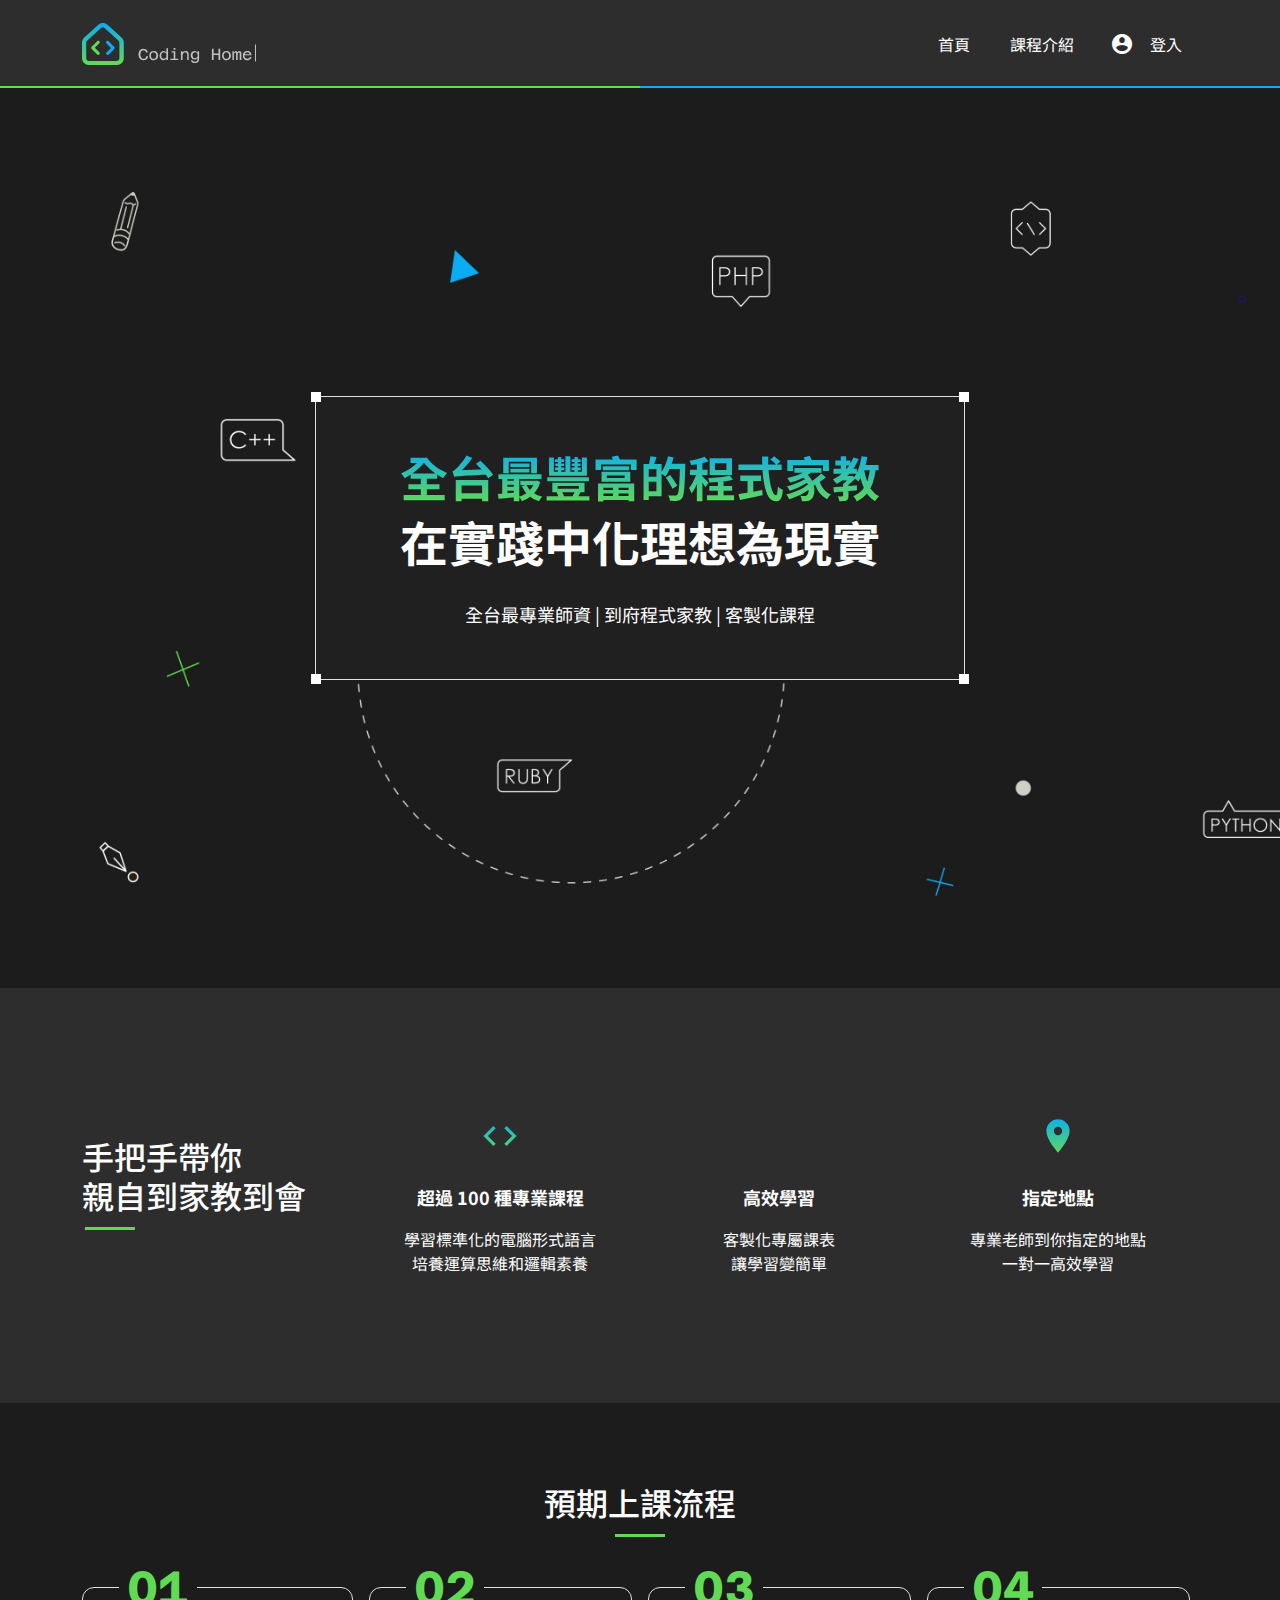
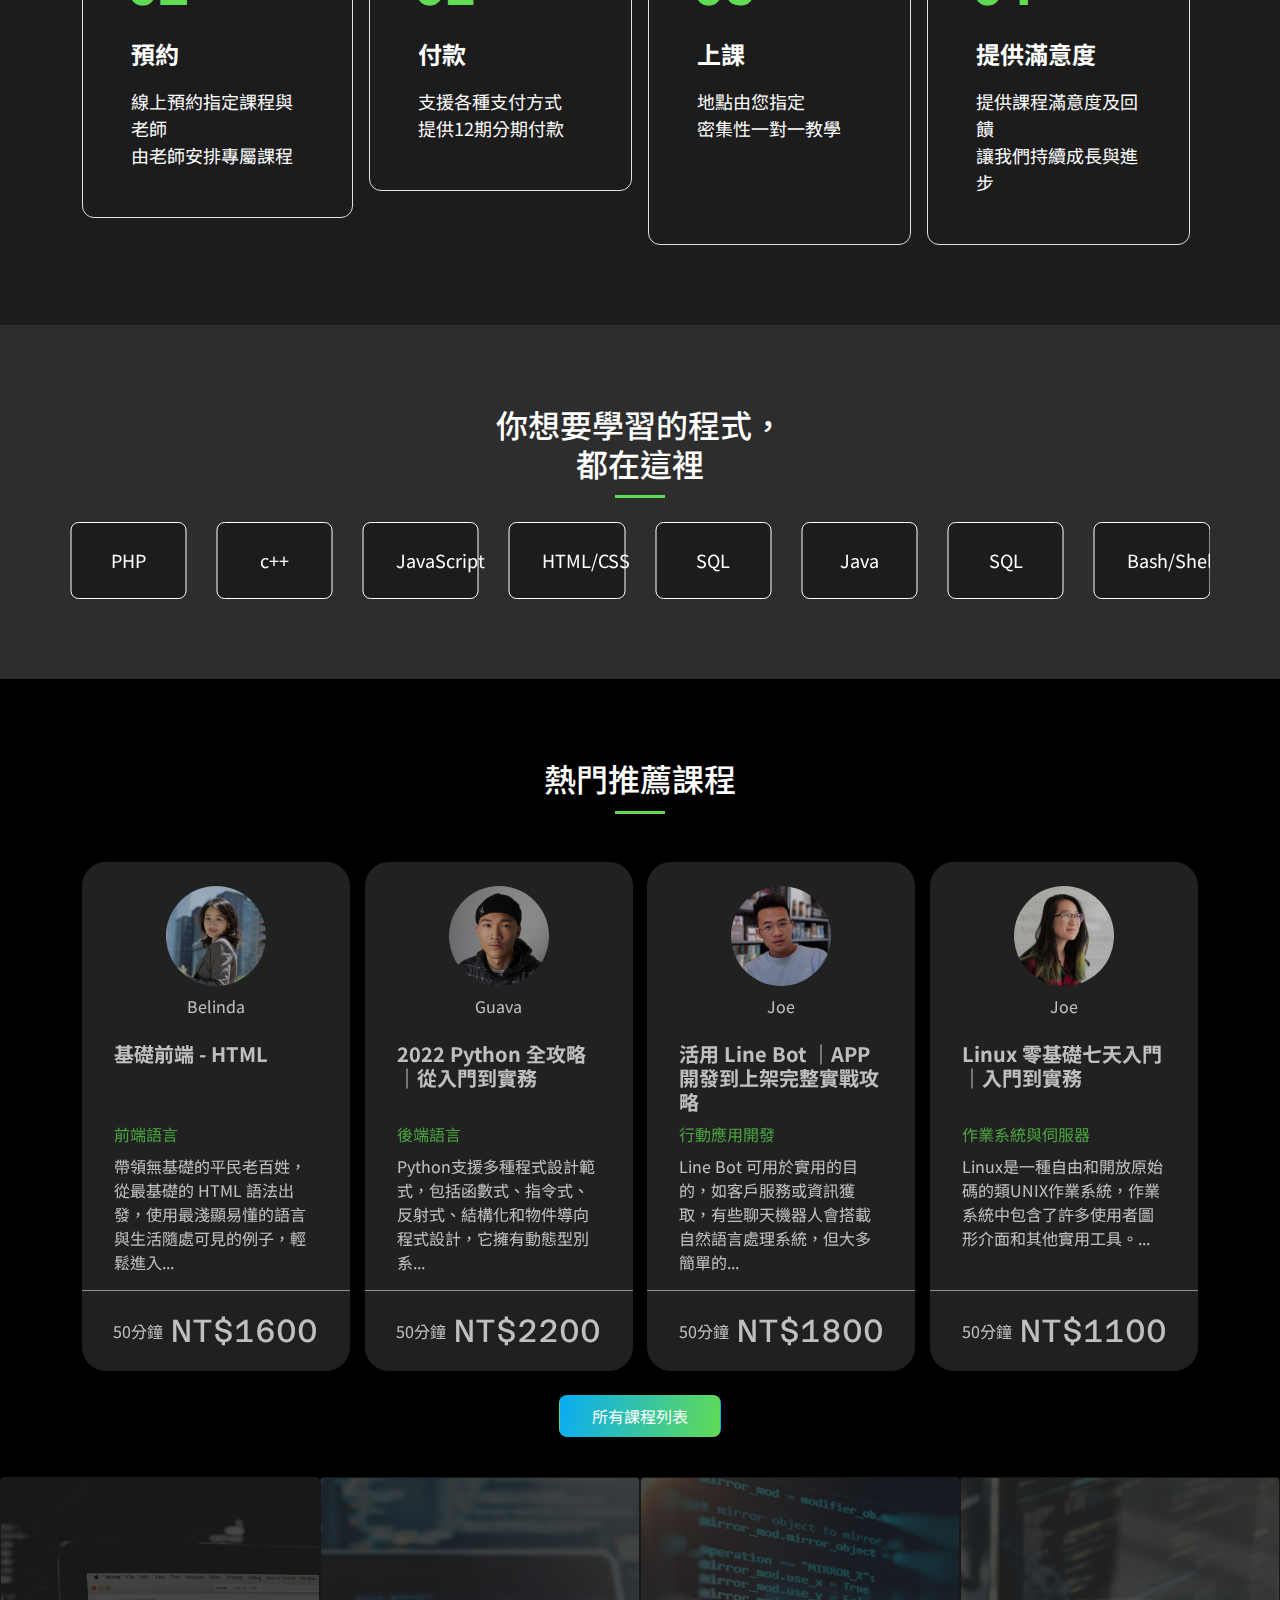
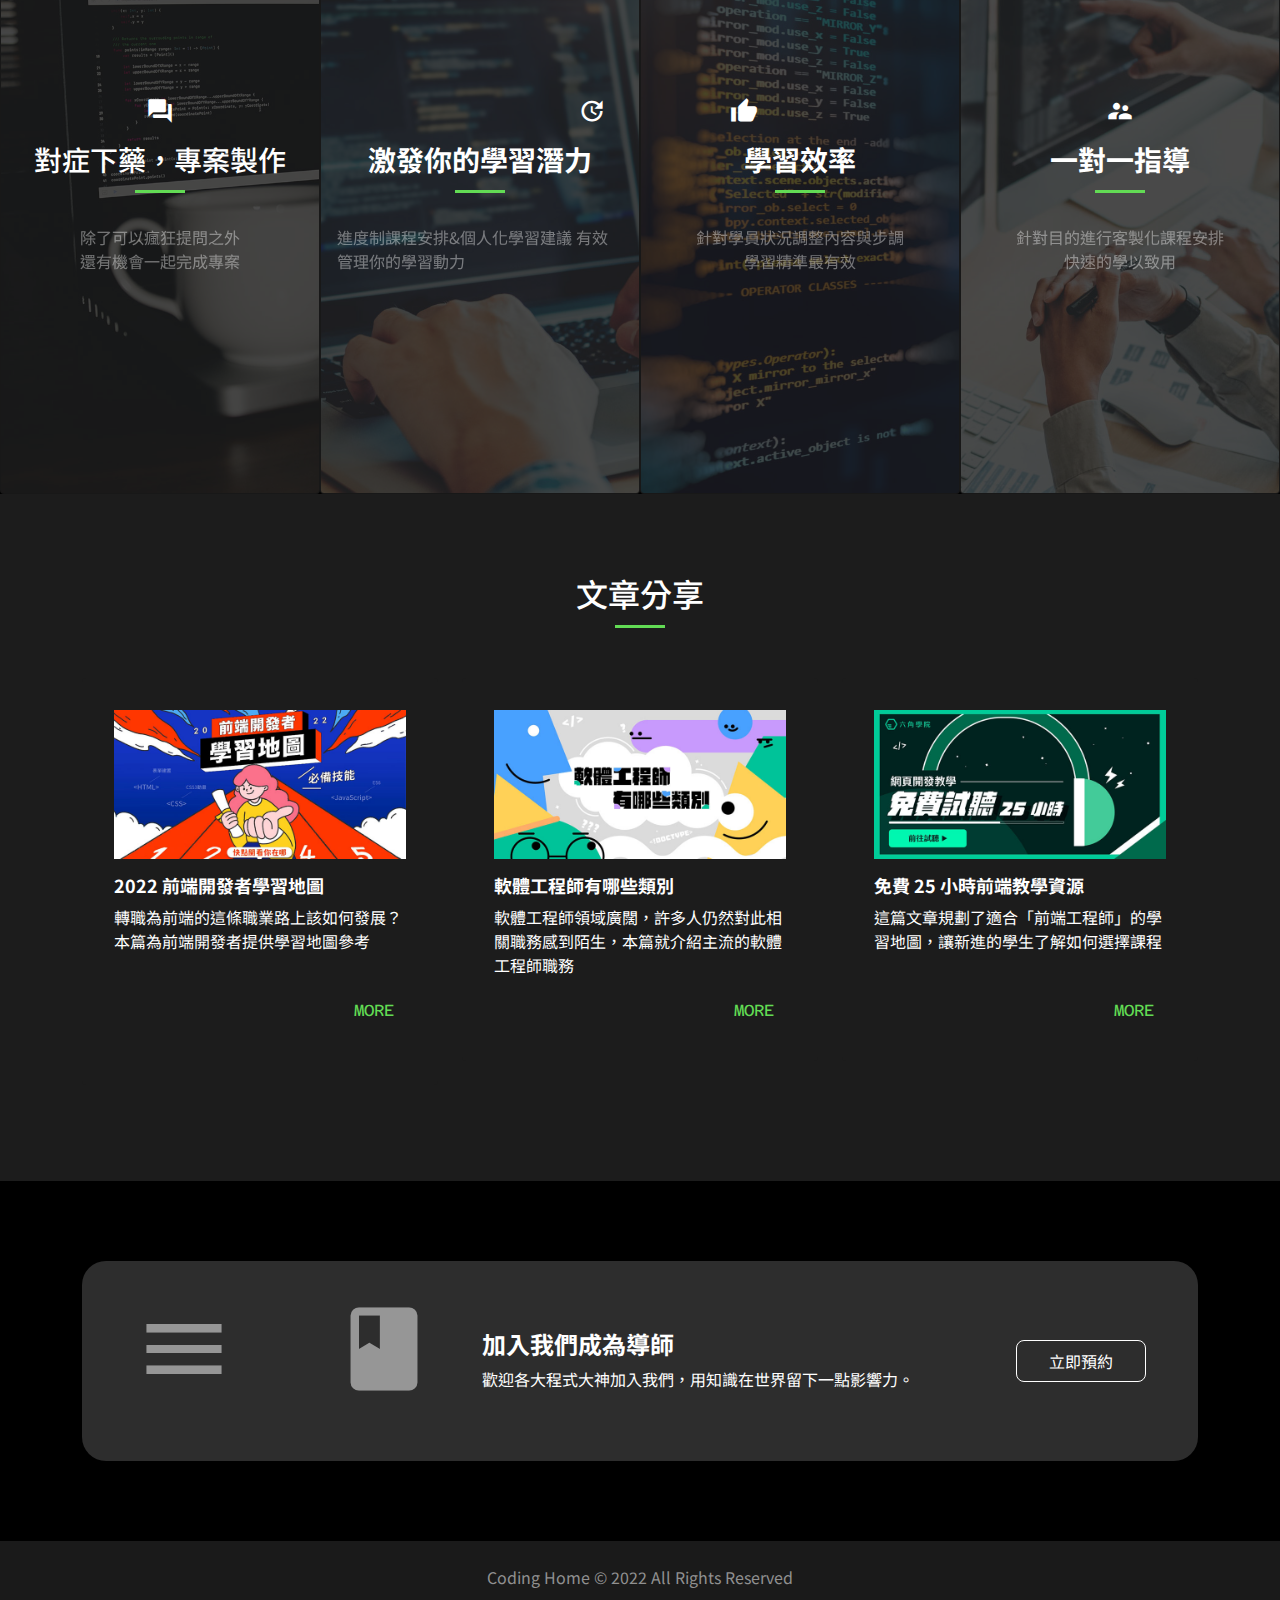
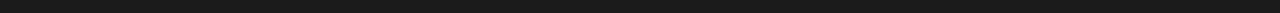
<file: index.html>
<!DOCTYPE html>
<html lang="en">

<head>
  <meta charset="UTF-8">
  <meta name="viewport" content="width=device-width, initial-scale=1.0">
  <meta http-equiv="X-UA-Compatible" content="ie=edge">
  <title>Boostrap Index</title>
  <link href="https://fonts.googleapis.com/icon?family=Material+Icons" rel="stylesheet">
  <link rel="stylesheet" href="./assets/style/all.css">
  <link rel="stylesheet" href="https://cdn.jsdelivr.net/npm/swiper@8/swiper-bundle.min.css" />
  <script src="https://cdn.jsdelivr.net/npm/swiper@8/swiper-bundle.min.js"></script>

</head>

<body>

  <nav class=" bg-light  d-flex justify-content-center position-relative">
    <div class=" position-absoult nav-border"></div>
    <div class="container  d-flex justify-content-between align-items-center">
      <a class="nav-img" href="index.html">
        <!-- phone logo -->
        <img class="navimg-show " src="./assets/images/logo2.svg" alt="logo.svg">
        <!-- ipad & pc logo -->
        <img class="navimg-hide" src="./assets/images/logo.svg" alt="logo.svg">
      </a>
      <!-- phone 導覽列 -->

      <span class="material-icons mt-4 mb-4 text-success navicon-show " id="nav-box">
        drag_handle
      </span>
      <!-- ipad & pc 導覽列 -->
      <ul class="nav justify-content-end col-6 col-sm-7 align-items-center pt-4 pb-4 nav-hide   ">
        <li class="nav-item ">
          <a class="nav-link active me-5 " aria-current="page" href="index.html">首頁</a>
        </li>
        <li class="nav-item">
          <a class="nav-link me-5 " href="product.html">課程介紹</a>
        </li>
        <li class="nav-item d-flex align-items-center  ">
          <span class="material-icons ">account_circle</span>
          <p class="nav-link mb-0" data-bs-toggle="modal" data-bs-target="#login">登入</p>
        </li>
      </ul>
    </div>
  </nav>
  <!-- phone 漢堡導覽列 -->
  <div class=" bg-light d-flex justify-content-center  align-items-center  ">
    <ul class="p-0 w-100 mb-0 " id="nav-phone">
      <li>
        <a href="index.html " class="text-decoration-none">
          <p class="text-center  pt-3 pb-3 mb-0 fs-6">首頁</p>
        </a>
      </li>
      <li>
        <a href="product.html" class="text-decoration-none">
          <p class="text-center pt-3 pb-3 mb-0  fs-6">課程介紹</p>
        </a>
      </li>
      <li class="nav-item d-flex align-items-center pt-3 pb-3 mb-0 justify-content-center">
        <span class="material-icons ">account_circle</span>
        <p class="nav-link mb-0 p-0 ps-2  fs-6" data-bs-toggle="modal" data-bs-target="#login">登入</p>
      </li>
    </ul>
  </div>




  

<!-- index banner  -->
<div class="index-banner d-flex justify-content-center align-items-center">
  <div class="container d-flex justify-content-center align-items-center  flex-column">
    <div
      class=" index-banner-box d-flex justify-content-center align-items-center  flex-column border position-relative p-5 ps-3 pe-3 col-12 col-sm-9  col-lg-7">
      <!-- box -->
      <div class="position-absolute top-0 start-0 translate-middle">
        <div class="box-border"></div>
      </div>
      <div class="position-absolute top-100 start-0 translate-middle">
        <div class="box-border"></div>
      </div>
      <div class="position-absolute top-0 start-100 translate-middle">
        <div class="box-border"></div>
      </div>
      <div class="position-absolute top-100 start-100 translate-middle">
        <div class="box-border"></div>
      </div>
      <!-- index-banner-content -->
      <h1 class="gradient-text fw-bold fs-2 mb-0 fs-md-1">全台最豐富的程式家教</h1>
      <span class="fw-bold fs-2 mb-4 fs-md-1">在實踐中化理想為現實</span>
      <p class="font-14 mb-0 fs-md-6">全台最專業師資 | 到府程式家教 | 客製化課程</p>
    </div>
  </div>
</div>

<!-- index about  -->
<div class="index-about bg-light pt-40 pb-40">
  <div class=" d-lg-row  container   text-center   col-sm-8 col-md-12 ">
    <div class="d-lg-flex  align-items-center ">
      <h2 class="mb-40 position-relative col-lg-3 text-lg-start ">手把手帶你
        <br>親自到家教到會
        <div class="tittle-border"></div>
      </h2>
      <ul class="p-0 index-about-box m-0 d-md-flex col-lg-9  ">
        <li class="col-md-4   mb-md-0 mb-4 ps-md-2 pe-md-2 ">
          <div class="bg-dark-color bg-lg-light  card-12 p-6 ps-md-4 pe-md-4 index-about-hover  ">
            <span class="material-icons gradient-text mb-28">
              code
            </span>
            <p class="fw-bold fs-6">超過 100 種專業課程</p>
            <p class="mb-0 d-md-inline d-xl-block">學習標準化的電腦形式語言 </p>
            <p class="mb-0 d-md-inline d-xl-block">培養運算思維和邏輯素養</p>
          </div>
        </li>
        <li class="col-md-4    mb-md-0 mb-4  ps-md-2 pe-md-2 ">
          <div class="bg-dark-color bg-lg-light card-12 p-6 h-md-100 ps-md-4 pe-md-4  index-about-hover  ">
            <span class="material-icons gradient-text mb-28">
              rocket_launch
            </span>
            <p class="fw-bold fs-6">高效學習</p>
            <p class="mb-0">客製化專屬課表</p>
            <p class="mb-0">讓學習變簡單</p>
          </div>
        </li>
        <li class="col-md-4  ps-md-2 pe-md-2  ">
          <div class="bg-dark-color bg-lg-light card-12 p-6 h-md-100 ps-md-4 pe-md-4 index-about-hover ">
            <span class="material-icons gradient-text mb-28">
              room
            </span>
            <p class="fw-bold fs-6">指定地點</p>
            <p class="mb-0 d-md-inline d-xl-block">專業老師到你指定的地點</p>
            <p class="mb-0 d-md-inline d-xl-block">一對一高效學習</p>
          </div>
        </li>
      </ul>
    </div>
  </div>
</div>

<!-- index plan  -->
<div class="index-plan  pt-40 pb-40 bg-dark ">
  <div class="container">
    <h2 class="mb-40 position-relative text-center mb-66">
      預期上課流程
      <div class="tittle-border"></div>
    </h2>
    <!-- 01~04 -->
    <div class="index-plan-number d-md-flex flex-md-wrap ">
      <div class="pe-md-2 col-md-6 col-lg-3 pe-md-2">
        <div class="card-12 border p-6  position-relative mb-50  ">
          <div class="position-absolute top-0 translate-middle index-number text-success fw-bold font  ">01</div>
          <p class="fs-2 fw-bold fs-lg-4">預約</p>
          <p class="mb-0 fs-lg-6">線上預約指定課程與老師
            <br>由老師安排專屬課程
          </p>
        </div>
      </div>
      <div class="pe-md-2 col-md-6 col-lg-3 ps-md-2 ">
        <div class="card-12 border p-6 position-relative mb-50 ">
          <div class="position-absolute top-0 translate-middle index-number text-success fw-bold font ">02</div>
          <p class="fs-2 fw-bold fs-lg-4">付款</p>
          <p class="mb-0 fs-lg-6">支援各種支付方式
            <br>提供12期分期付款
          </p>
        </div>
      </div>
      <div class="pe-md-2 col-md-6 col-lg-3 pe-md-2 ps-lg-2">
        <div class="card-12 border p-6 position-relative mb-50 h-lg-100">
          <div class="position-absolute top-0 translate-middle index-number text-success fw-bold font h-10 ">03</div>
          <p class="fs-2 fw-bold fs-lg-4">上課</p>
          <p class="mb-0 fs-lg-6 p">地點由您指定
            <br>密集性一對一教學
          </p>
        </div>
      </div>
      <div class="pe-md-2 col-md-6 col-lg-3 ps-md-2">
        <div class="card-12 border p-6 position-relative mb-50">
          <div class="position-absolute top-0 translate-middle index-number text-success fw-bold font ">04</div>
          <p class="fs-2 fw-bold fs-lg-4">提供滿意度</p>
          <p class="mb-0 fs-lg-6 ">提供課程滿意度及回饋
            <br>讓我們持續成長與進步
          </p>
        </div>
      </div>
    </div>
  </div>
</div>

<!-- index-code-learn  -->
<div class="index-code-learn bg-light pt-40 pb-40 ">
  <h2 class="mb-40 position-relative text-center">
    你想要學習的程式，
    <br>都在這裡
    <div class="tittle-border"></div>
  </h2>
  <div class="index-code ">
    <h2 class="text-center"></h2>
    <div class="index-code-box d-flex">
      <!-- Swiper -->
      <div class="swiper index-Swiper container">
        <div class="swiper-wrapper ">
          <div class="swiper-slide  ">
            <button class="btn btn-outline-secondary p-3 p-lg-4 ps-lg-5 pe-lg-5 fs-lg-6 button-hover bg-dark w-md-100 ">JavaScript</button>
          </div>
          <div class="swiper-slide d-flex justify-content-center  ">
            <button class="btn btn-outline-secondary p-3 p-lg-4 ps-lg-5 pe-lg-5 fs-lg-6 button-hover bg-dark w-md-100">HTML/CSS</button>
          </div>
          <div class="swiper-slide d-flex justify-content-center ">
            <button class="btn btn-outline-secondary p-3 p-lg-4 ps-lg-5 pe-lg-5 fs-lg-6 button-hover bg-dark w-100">SQL</button>
          </div>
          <div class="swiper-slide d-flex justify-content-center ">
            <button class="btn btn-outline-secondary p-3 p-lg-4 ps-lg-5 pe-lg-5 fs-lg-6 button-hover bg-dark w-100">Java</button>
          </div>
          <div class="swiper-slide d-flex justify-content-center ">
            <button class="btn btn-outline-secondary p-3 p-lg-4 ps-lg-5 pe-lg-5 fs-lg-6 button-hover bg-dark w-100">SQL</button>
          </div>
          <div class="swiper-slide d-flex justify-content-center ">
            <button class="btn btn-outline-secondary p-3 p-lg-4 ps-lg-5 pe-lg-5 fs-lg-6 button-hover bg-dark w-100">Bash/Shell</button>
          </div>
          <div class="swiper-slide d-flex justify-content-center ">
            <button class="btn btn-outline-secondary p-3 p-lg-4 ps-lg-5 pe-lg-5 fs-lg-6 button-hover bg-dark w-100">Python</button>
          </div>
          <div class="swiper-slide d-flex justify-content-center ">
            <button class="btn btn-outline-secondary p-3 p-lg-4 ps-lg-5 pe-lg-5 fs-lg-6 button-hover bg-dark w-100">PHP</button>
          </div>
          <div class="swiper-slide d-flex justify-content-center ">
            <button class="btn btn-outline-secondary p-3 p-lg-4 ps-lg-5 pe-lg-5 fs-lg-6 button-hover bg-dark w-100">c++</button>
          </div>
        </div>
      </div>
    </div>
  </div>
</div>

<!-- index-course-class -->
<div class="course-class container pt-40 pb-40 ">
  <!-- card2 -->
  <h2 class="text-center mb-40  position-relative   ">熱門推薦課程
    <div class="tittle-border"></div>
  </h2>
  <div class="d-md-flex flex-md-row flex-md-wrap d-flex justify-content-between flex-column align-items-stretch ">
    <div class="course-class-card bg-light card-24 shadow  mb-3  w-md-48 w-lg-24 ">
      <div class="card-body d-flex justify-content-center align-items-center flex-column p-5 pt-4 pb-3">
        <div class=" ">
          <img src="./assets/images/teacher01.jpg" class="rounded-circle mb-2 " alt="teacher01.jpg"
            style="width: 100px;">
          <p class="text-center mb-4 fs-7 ">Belinda</p>
        </div>
        <div class="card-content  ">
          <h4 class="card-title fs-5 fw-bold pb-md-4 pb-lg-6 pb-xxl-4 ">基礎前端 - HTML</h4>
          <p class="text-success mb-2">前端語言</p>
          <p class="mb-0">帶領無基礎的平民老百姓，從最基礎的 HTML 語法出發，使用最淺顯易懂的語言與生活隨處可見的例子，輕鬆進入...</p>
        </div>
      </div>
      <div class="card-footer border-light2 d-flex justify-content-center align-items-center p-3 p-lg-3">
        <p class="mb-0 me-3 me-lg-2">50分鐘</p>
        <p class="font fs-1 mb-0 fs-sm-2 fs-lg-2">NT$1600</p>
      </div>
    </div>
    <div class="course-class-card bg-light card-24 shadow  mb-3  w-md-48 w-lg-24 ">
      <div class="card-body d-flex justify-content-center align-items-center flex-column p-5 pt-4 pb-3">
        <div class=" ">
          <img src="./assets/images/teacher02.jpg" class="rounded-circle mb-2 " alt="teacher02.jpg"
            style="width: 100px;">
          <p class="text-center mb-4 fs-7 ">Guava</p>
        </div>
        <div class="card-content  ">
          <h4 class="card-title fs-5 fw-bold  pb-xl-4 pb-xxl-0 ">2022 Python 全攻略｜從入門到實務</h4>
          <p class="text-success mb-2">後端語言</p>
          <p class="mb-0">Python支援多種程式設計範式，包括函數式、指令式、反射式、結構化和物件導向程式設計，它擁有動態型別系...</p>
        </div>
      </div>
      <div class="card-footer border-light2 d-flex justify-content-center align-items-center p-3 p-lg-3">
        <p class="mb-0 me-3 me-lg-2">50分鐘</p>
        <p class="font fs-1 mb-0 fs-sm-2 fs-lg-2">NT$2200</p>
      </div>
    </div>
    <div class="course-class-card bg-light card-24 shadow  mb-3  w-md-48 w-lg-24">
      <div class="card-body d-flex justify-content-center align-items-center flex-column p-5 pt-4 pb-3">
        <div class="card-box-img ">
          <img src="./assets/images/teacher03.jpg" class="rounded-circle mb-2 " alt="teacher03.jpg"
            style="width: 100px;">
          <p class="text-center mb-4 fs-7 ">Joe</p>
        </div>
        <div class="card-content  ">
          <h4 class="card-title fs-5 fw-bold ">活用 Line Bot ｜APP 開發到上架完整實戰攻略</h4>
          <p class="text-success mb-2">行動應用開發</p>
          <p class="mb-0">Line Bot 可用於實用的目的，如客戶服務或資訊獲取，有些聊天機器人會搭載自然語言處理系統，但大多簡單的...</p>
        </div>
      </div>
      <div class="card-footer border-light2 d-flex justify-content-center align-items-center p-3 p-lg-3">
        <p class="mb-0 me-3 me-lg-2">50分鐘</p>
        <p class="font fs-1 mb-0 fs-sm-2 fs-lg-2">NT$1800</p>
      </div>
    </div>
    <div class="course-class-card bg-light card-24 shadow  mb-3  w-md-48 w-lg-24">
      <div class="card-body d-flex justify-content-center align-items-center flex-column p-5 pt-4 pb-3">
        <div class="card-box-img ">
          <img src="./assets/images/teacher04.jpg" class="rounded-circle mb-2 " alt="teacher04.jpg"
            style="width: 100px;">
          <p class="text-center mb-4 fs-7 ">Joe</p>
        </div>
        <div class="card-content  ">
          <h4 class="card-title fs-5 fw-bold pb-lg-4  pb-xxl-0">Linux 零基礎七天入門｜入門到實務</h4>
          <p class="text-success mb-2">作業系統與伺服器</p>
          <p class="mb-0 pb-md-4  pb-xxl-0">Linux是一種自由和開放原始碼的類UNIX作業系統，作業系統中包含了許多使用者圖形介面和其他實用工具。...</p>
        </div>
      </div>
      <div class="card-footer border-light2 d-flex justify-content-center align-items-center p-3 p-lg-3">
        <p class="mb-0 me-3 me-lg-2">50分鐘</p>
        <p class="font fs-1 mb-0 fs-sm-2 fs-lg-2">NT$1100</p>
      </div>
    </div>
    <a href="product.html" class="mx-auto">
      <button class="btn gradient-button pt-2 pb-2 p-5 ms-auto me-auto mt-2">所有課程列表</button>
    </a>

  </div>

</div>

<!-- index-highlight -->
<div class="index-highlight">
  <ul class="p-0 m-0 d-md-flex flex-md-wrap">
    <li class="bg-opacity col-md-6 col-lg-3">
      <div class="card bg-dark text-white  ">
        <img src="./assets/images/info01.jpg" class="card-img" alt="info01.jpg">
        <div class="card-img-overlay d-flex flex-column justify-content-center align-items-center">
          <span class="material-icons text-success text-lg-secondary">
            question_answer
          </span>
          <h3 class="card-title position-relative text-center mb-6 ">對症下藥，專案製作
            <div class="tittle-border"></div>
          </h3>
          <p class="card-text mb-0 op-8">除了可以瘋狂提問之外 </p>
          <p class="card-text op-8">還有機會一起完成專案</p>
        </div>
      </div>
    </li>
    <li class="bg-opacity col-md-6 col-lg-3">
      <div class="card bg-dark text-white  ">
        <img src="./assets/images/info02.jpg" class="card-img" alt="info02.jpg">
        <div class="card-img-overlay d-flex flex-column justify-content-center align-items-center">
          <span class="material-icons text-success text-success text-lg-secondary">
            tips_and_updates
          </span>
          <h3 class="card-title position-relative text-center mb-6  fw-bold">激發你的學習潛力
            <div class="tittle-border"></div>
          </h3>
          <p class="card-text mb-0 op-8 ">進度制課程安排&個人化學習建議
            <span class="d-block text-center d-lg-inline">有效管理你的學習動力</span>
          </p>
        </div>
      </div>
    </li>
    <li class="bg-opacity col-md-6 col-lg-3">
      <div class="card bg-dark text-white  ">
        <img src="./assets/images/info03.jpg" class="card-img" alt="info03.jpg">
        <div class="card-img-overlay d-flex flex-column justify-content-center align-items-center">
          <span class="material-icons text-success text-lg-secondary">
            thumb_up_alt
          </span>
          <h3 class="card-title position-relative text-center mb-6 fw-bold">學習效率
            <div class="tittle-border"></div>
          </h3>
          <p class="card-text mb-0 op-8">針對學員狀況調整內容與步調</p>
          <p class="card-text op-8">學習精準最有效</p>
        </div>
      </div>
    </li>
    <li class="bg-opacity col-md-6 col-lg-3">
      <div class="card bg-dark text-white  ">
        <img src="./assets/images/info04.jpg" class="card-img" alt="info04.jpg">
        <div class="card-img-overlay d-flex flex-column justify-content-center align-items-center">
          <span class="material-icons text-success text-lg-secondary">
            supervisor_account
          </span>
          <h3 class="card-title position-relative text-center mb-6 fw-bold">一對一指導
            <div class="tittle-border"></div>
          </h3>
          <p class="card-text mb-0 op-8">針對目的進行客製化課程安排</p>
          <p class="card-text op-8">快速的學以致用</p>
        </div>
      </div>
    </li>
  </ul>
</div>

<!-- index-share -->
<div class="index-share bg-dark pt-40 pb-40 ">
  <div class="container">
    <h2 class="mb-40 position-relative text-center mb-66">
      文章分享
      <div class="tittle-border"></div>
    </h2>

    <ul class="p-0 d-md-flex ">
      <li class="pe-md-4 ">
        <div class="card border-0 mb-4 h-md-100 p-lg-5 bg-lg-dark">
          <img src="./assets/images/article01.jpg" class="card-img-top rounded-0" alt="article01.jpg">
          <div class="card-body bg-dark p-0 pt-3 ">
            <h4 class="card-title fs-6 fw-bold">2022 前端開發者學習地圖</h4>
            <p class="card-text pb-md-4">轉職為前端的這條職業路上該如何發展？本篇為前端開發者提供學習地圖參考</p>
            <div class="text-end">
              <a href="#" class="btn btn-outline-success  border-0 font">MORE</a>
            </div>
          </div>
      </li>
      <li class="pe-md-4 ">
        <div class="card border-0 mb-4  p-lg-5 bg-lg-dark">
          <img src="./assets/images/article02.jpg" class="card-img-top rounded-0" alt="article02.jpg">
          <div class="card-body bg-dark p-0 pt-3 ">
            <h4 class="card-title fs-6 fw-bold">軟體工程師有哪些類別</h4>
            <p class="card-text">軟體工程師領域廣闊，許多人仍然對此相關職務感到陌生，本篇就介紹主流的軟體工程師職務</p>
            <div class="text-end">
              <a href="#" class="btn btn-outline-success  border-0 font">MORE</a>
            </div>
          </div>
      </li>
      <li>
        <div class="card border-0  p-lg-5 bg-lg-dark ">
          <img src="./assets/images/article03.jpg" class="card-img-top rounded-0" alt="article03.jpg">
          <div class="card-body bg-dark p-0 pt-3 ">
            <h4 class="card-title fs-6 fw-bold">免費 25 小時前端教學資源</h4>
            <p class="card-text pb-md-4">這篇文章規劃了適合「前端工程師」的學習地圖，讓新進的學生了解如何選擇課程</p>
            <div class="text-end">
              <a href="#" class="btn btn-outline-success  border-0 font">MORE</a>
            </div>
          </div>
      </li>
    </ul>
  </div>
</div>

<!-- index-joinme -->
<div class="index-joinme container  pt-80 pb-80">
  <div class=" bg-light card-24 shadow ">
    <div
      class="card-body  d-md-flex text-center ps-4 pe-4 pt-40 pb-40 text-md-start align-items-center ps-md-3 pe-md-3 justify-content-center p-lg-6">
      <span class="material-icons mb-4 me-md-4 me-lg-6">
        menu_book
      </span>
      <div class="index-card-box col-md-6 me-md-4">
        <h2 class="fs-4 fw-bold mb-4 mb-md-2">加入我們成為導師</h2>
        <p class="mb-4 mb-md-0">歡迎各大程式大神加入我們，用知識在世界留下一點影響力。</p>
      </div>
      <button class="btn btn-outline-secondary button-hover primary-bg pt-2 pb-2 p-5">立即預約</button>
    </div>
  </div>
</div>

  <footer class="footer text-center text-light3 m-0  bg-footer ">
    <p class="p-4 m-0">Coding Home © 2022 All Rights Reserved</p>
  </footer>

  <script src="./assets/js/vendors.js"></script>
  <script src="./assets/js/all.js"></script>
</body>

</html>



<!-- login Modal -->
<div class=" modal fade login-modal" id="login" tabindex="-1" aria-labelledby="exampleModalLabel" aria-hidden="true">
  <div class="modal-dialog modal-dialog-centered ">
    <div class="modal-content  col-6 ">
      <!-- modal標題 -->
      <div class="modal-header position-relative border-0 p-3 p-md-4 mt-3 mb-md-2">
        <h2 class="modal-title fsz-4 lh-4 fw-bold" id="exampleModalLabel">登入</h2>
        <button type="button" class="btn-close " data-bs-dismiss="modal" aria-label="Close"></button>
      </div>
      <!-- modal 內容 -->
      <div class="modal-body  mx-auto p-md-0 overflow-hidden">
        <div class="box-1">
          <div class="input-group text-light2  ">
            <label for="email" class="w-100">信箱
              <input type="text " id="email" name="email" class="form-control  bg-dark pt-2 pb-2 ps-3 mt-1 mb-4"
                placeholder="請輸入信箱">
            </label>
          </div>
          <div class="input-group text-light2">
            <label for="password" class="w-100">密碼
              <input type="password" id="password" name="password" class="form-control bg-dark pt-2 pb-2 ps-3 mt-1 mb-4"
                placeholder="請輸入密碼">
            </label>
          </div>
          <a href="product.html">
            <button class="btn btn-secondary w-100">登入</button>
          </a>
        </div>
        <div class="box-2 mt-6 ">
          <p class="text-center text-light2 modal-text-after ">其他登入方式</p>
          <a href="#" class="text-decoration-none">
            <button class="btn btn-outline-secondary w-100 d-block mb-4 ps-5">
              <img src="./assets/images/icon_fb.svg" alt="icon_fb.svg">Facebook 登入
            </button>
          </a>
          <a href="#" class="text-decoration-none">
            <button class=" btn btn-outline-secondary w-100 d-block mb-6  ps-5">
              <img src="./assets/images/icon_google.svg" alt="icon_google.svg">Google 登入
            </button>
          </a>
        </div>
      </div>
    </div>
  </div>
</div>
</file>
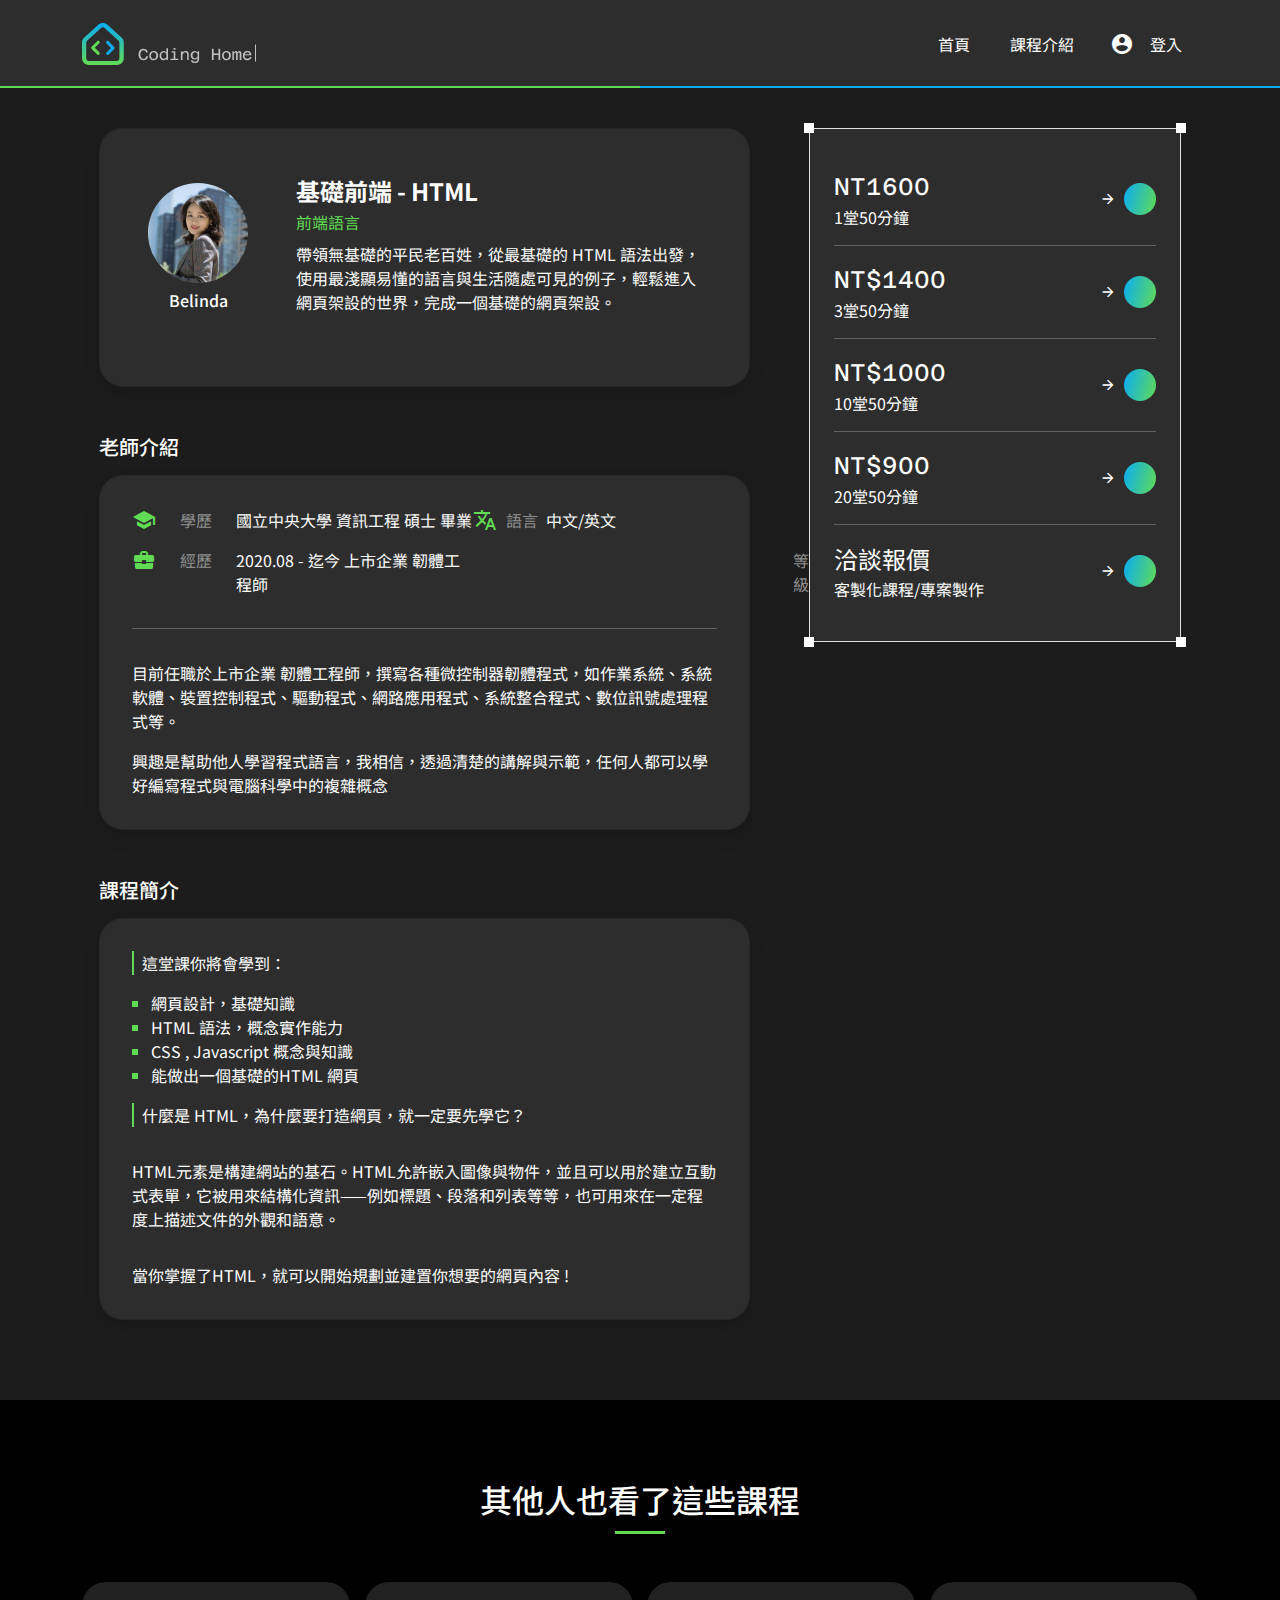
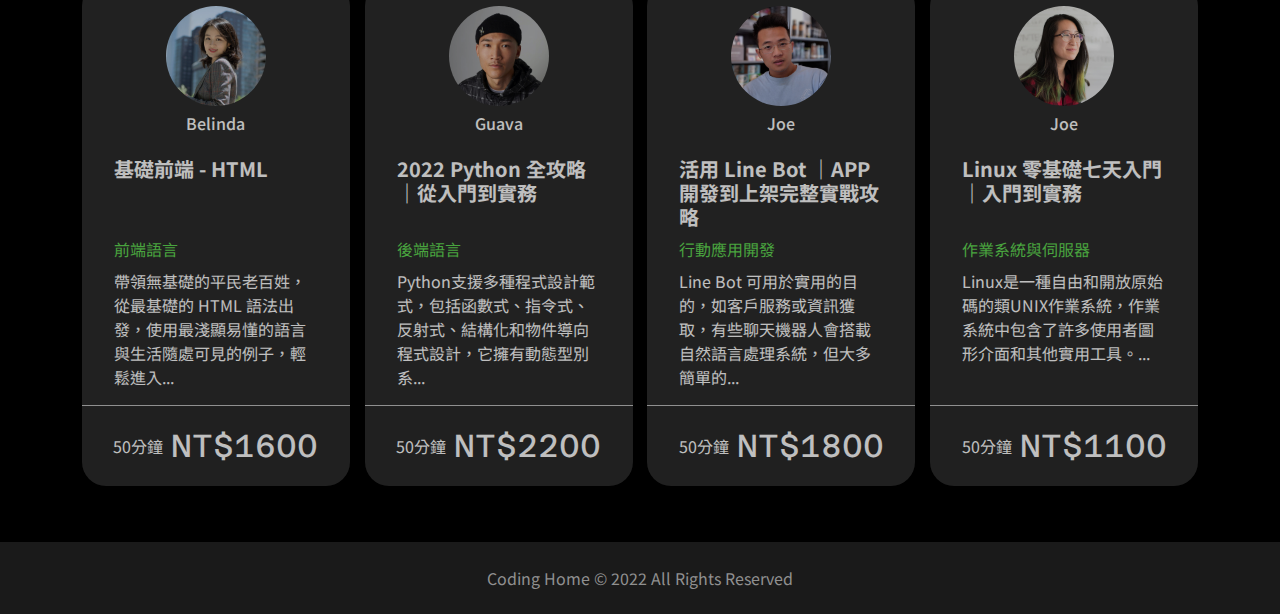
<file: course.html>
<!DOCTYPE html>
<html lang="en">

<head>
  <meta charset="UTF-8">
  <meta name="viewport" content="width=device-width, initial-scale=1.0">
  <meta http-equiv="X-UA-Compatible" content="ie=edge">
  <title>Boostrap Index</title>
  <link href="https://fonts.googleapis.com/icon?family=Material+Icons" rel="stylesheet">
  <link rel="stylesheet" href="./assets/style/all.css">
  <link rel="stylesheet" href="https://cdn.jsdelivr.net/npm/swiper@8/swiper-bundle.min.css" />
  <script src="https://cdn.jsdelivr.net/npm/swiper@8/swiper-bundle.min.js"></script>

</head>

<body>

  <nav class=" bg-light  d-flex justify-content-center position-relative">
    <div class=" position-absoult nav-border"></div>
    <div class="container  d-flex justify-content-between align-items-center">
      <a class="nav-img" href="index.html">
        <!-- phone logo -->
        <img class="navimg-show " src="./assets/images/logo2.svg" alt="logo.svg">
        <!-- ipad & pc logo -->
        <img class="navimg-hide" src="./assets/images/logo.svg" alt="logo.svg">
      </a>
      <!-- phone 導覽列 -->

      <span class="material-icons mt-4 mb-4 text-success navicon-show " id="nav-box">
        drag_handle
      </span>
      <!-- ipad & pc 導覽列 -->
      <ul class="nav justify-content-end col-6 col-sm-7 align-items-center pt-4 pb-4 nav-hide   ">
        <li class="nav-item ">
          <a class="nav-link active me-5 " aria-current="page" href="index.html">首頁</a>
        </li>
        <li class="nav-item">
          <a class="nav-link me-5 " href="product.html">課程介紹</a>
        </li>
        <li class="nav-item d-flex align-items-center  ">
          <span class="material-icons ">account_circle</span>
          <p class="nav-link mb-0" data-bs-toggle="modal" data-bs-target="#login">登入</p>
        </li>
      </ul>
    </div>
  </nav>
  <!-- phone 漢堡導覽列 -->
  <div class=" bg-light d-flex justify-content-center  align-items-center  ">
    <ul class="p-0 w-100 mb-0 " id="nav-phone">
      <li>
        <a href="index.html " class="text-decoration-none">
          <p class="text-center  pt-3 pb-3 mb-0 fs-6">首頁</p>
        </a>
      </li>
      <li>
        <a href="product.html" class="text-decoration-none">
          <p class="text-center pt-3 pb-3 mb-0  fs-6">課程介紹</p>
        </a>
      </li>
      <li class="nav-item d-flex align-items-center pt-3 pb-3 mb-0 justify-content-center">
        <span class="material-icons ">account_circle</span>
        <p class="nav-link mb-0 p-0 ps-2  fs-6" data-bs-toggle="modal" data-bs-target="#login">登入</p>
      </li>
    </ul>
  </div>




  <div class="bg-dark">
  <div class="course container   pt-40 pb-40 d-lg-flex justify-content-around ">
    <div class="col-lg-7 me-lg-4">
      <!-- card -->
      <div class="card  bg-light card-24 shadow  mb-40 mb-lg-6">
        <div
          class="card-body d-flex justify-content-center align-items-center flex-column p-4 flex-sm-row  p-sm-5 p-lg-6">
          <div class="card-img-box pe-sm-6 ">
            <img src="./assets/images/teacher01.jpg" class="rounded-circle mb-2 " alt="..." style="width: 100px;">
            <h3 class="text-center mb-21 fs-7 ">Belinda</h3>
          </div>
          <div class="card-content   ">
            <h1 class="card-title fs-5 fw-bold mb-sm-1 fs-lg-4">基礎前端 - HTML</h1>
            <p class="text-success mb-2">前端語言</p>
            <p class="mb-4 ">帶領無基礎的平民老百姓，從最基礎的 HTML 語法出發，使用最淺顯易懂的語言與生活隨處可見的例子，輕鬆進入網頁架設的世界，完成一個基礎的網頁架設。
            </p>
          </div>
        </div>
      </div>
      <!-- course-teacher-introduce -->
      <div class="course-teacher-introduce mb-40 mb-lg-6">
        <h2 class="fs-5 mb-3">老師介紹</h2>
        <div class="card bg-light card-24 shadow ">
          <div class="card-body p-4  p-lg-5">
            <!-- icon -->
            <div class="d-md-flex flex-md-wrap">
              <div class="course-introduce-icon-box col-md-7">
                <div class="course-introduce-icon d-flex  ">
                  <span class="material-icons text-success me-2 ">
                    school
                  </span>
                  <p class=" text-light3 w-20  me-2 text-center">學歷</p>
                  <p class="text-start w-75">國立中央大學 資訊工程 碩士 畢業</p>
                </div>
                <div class="course-introduce-icon d-flex  ">
                  <span class="material-icons text-success me-2 ">
                    business_center
                  </span>
                  <p class=" text-light3 w-20  me-2 text-center">經歷</p>
                  <p class="text-start w-75">2020.08 - 迄今 上市企業 韌體工程師</p>
                </div>
              </div>
              <div class="course-introduce-icon-box col-md-4">
                <div class="course-introduce-icon d-flex">
                  <span class="material-icons text-success me-2 ">
                    translate
                  </span>
                  <p class=" text-light3 w-20 me-2 text-center ">語言</p>
                  <p class="text-start w-75">中文/英文</p>
                </div>
                <div class="course-introduce-icon d-flex ">
                  <span class="material-icons text-success me-2">
                    military_tech
                  </span>
                  <p class=" text-light3 w-20 me-2 text-center">等級</p>
                  <p class="w-75">入門</p>
                </div>
              </div>
            </div>
            <hr class="mb-4 pd-md-4 mb-lg-5">
            <p>目前任職於上市企業 韌體工程師，撰寫各種微控制器韌體程式，如作業系統、系統軟體、裝置控制程式、驅動程式、網路應用程式、系統整合程式、數位訊號處理程式等。 </p>
            <p class="mb-0">興趣是幫助他人學習程式語言，我相信，透過清楚的講解與示範，任何人都可以學好編寫程式與電腦科學中的複雜概念</p>
          </div>
        </div>


      </div>

      <!-- course-introduce -->
      <div class="course-introduce mb-40 ">
        <h2 class="fs-5 mb-3">課程簡介</h2>
        <div class="card bg-light card-24 shadow ">
          <div class="card-body p-4 p-lg-5">
            <p class="border-start border-2 border-success ps-2 mb-3 ">這堂課你將會學到：</p>
            <ul class=" list-style">
              <li>網頁設計，基礎知識</li>
              <li>HTML 語法，概念實作能力</li>
              <li>CSS , Javascript 概念與知識</li>
              <li>能做出一個基礎的HTML 網頁</li>
            </ul>
            <p class="border-start border-2 border-success ps-2 mb-5 ">什麼是 HTML，為什麼要打造網頁，就一定要先學它？</p>

            <p class="mb-5">HTML元素是構建網站的基石。HTML允許嵌入圖像與物件，並且可以用於建立互動式表單，它被用來結構化資訊——例如標題、段落和列表等等，也可用來在一定程度上描述文件的外觀和語意。
            </p>
            <p class="mb-0">當你掌握了HTML，就可以開始規劃並建置你想要的網頁內容 ! </p>
          </div>
        </div>


      </div>
    </div>
    <!-- course-money -->
    <div class="course-money position-relative  col-lg-4">
      <div class="position-relative">
        <div class="position-absolute top-0 start-0 translate-middle box-border"></div>
        <div class="position-absolute top-0 start-100 translate-middle box-border"></div>
        <div class="position-absolute top-100 start-100 translate-middle box-border"></div>
        <div class="position-absolute top-100 start-0 translate-middle box-border"></div>
        <div class="border bg-light ps-4 pe-4 pt-40 pb-40">
          <ul class="p-0 m-0">
            <li class="list-none">
              <a href="Register.html" class="text-decoration-none">
                <div class="d-flex align-items-center justify-content-between ">
                  <div class="course-money-box color-hover">
                    <p class="fs-2 font mb-0 fs-sm-3 fs-lg-4">NT1600</p>
                    <p class="mb-0">1堂50分鐘</p>
                  </div>
                  <div
                    class="course-circle gradient-button rounded-circle d-flex justify-content-center align-items-center">
                    <span class="material-icons m-0 ">
                      arrow_forward_ios
                    </span>
                  </div>
                </div>
                <hr>
              </a>
            </li>
            <li class="list-none">
              <a href="Register.html" class="text-decoration-none">
                <div class="d-flex align-items-center justify-content-between ">
                  <div class="course-money-box color-hover ">
                    <p class="fs-2 font mb-0 fs-sm-3 fs-lg-4">NT$1400</p>
                    <p class="mb-0">3堂50分鐘</p>
                  </div>
                  <div
                    class="course-circle gradient-button rounded-circle d-flex justify-content-center align-items-center">
                    <span class="material-icons m-0 ">
                      arrow_forward_ios
                    </span>
                  </div>
                </div>
                <hr>
              </a>
            </li>
            <li class="list-none">
              <a href="Register.html" class="text-decoration-none">
                <div class="d-flex align-items-center justify-content-between ">
                  <div class="course-money-box  color-hover">
                    <p class="fs-2 font mb-0 fs-sm-3 fs-lg-4">NT$1000</p>
                    <p class="mb-0">10堂50分鐘</p>
                  </div>
                  <div
                    class="course-circle gradient-button rounded-circle d-flex justify-content-center align-items-center">
                    <span class="material-icons m-0 ">
                      arrow_forward_ios
                    </span>
                  </div>
                </div>
                <hr>
              </a>
            </li>
            <li class="list-none">
              <a href="Register.html" class="text-decoration-none">
                <div class="d-flex align-items-center justify-content-between ">
                  <div class="course-money-box color-hover ">
                    <p class="fs-2 font mb-0 fs-sm-3 fs-lg-4 ">NT$900</p>
                    <p class="mb-0">20堂50分鐘</p>
                  </div>
                  <div
                    class="course-circle gradient-button rounded-circle d-flex justify-content-center align-items-center">
                    <span class="material-icons m-0 ">
                      arrow_forward_ios
                    </span>
                  </div>
                </div>
                <hr>
              </a>
            </li>
            <li class="list-none">
              <a href="Register.html" class="text-decoration-none">
                <div class="d-flex align-items-center justify-content-between ">
                  <div class="course-money-box color-hover ">
                    <p class="fs-2  mb-0 fs-sm-3 fs-lg-4">洽談報價</p>
                    <p class="mb-0">客製化課程/專案製作</p>
                  </div>
                  <div
                    class="course-circle gradient-button rounded-circle d-flex justify-content-center align-items-center">
                    <span class="material-icons m-0 ">
                      arrow_forward_ios
                    </span>
                  </div>
                </div>

              </a>
            </li>
          </ul>
        </div>
      </div>
    </div>
  </div>
</div>

<!-- course-class -->
<div class="course-class container pt-40 pb-40 ">
  <!-- card2 -->
  <h2 class="text-center mb-40  position-relative  ">其他人也看了這些課程
    <div class="tittle-border"></div>
  </h2>
  <div class="d-md-flex flex-md-row flex-md-wrap d-flex justify-content-between flex-column align-items-stretch ">
    <div class="course-class-card bg-light card-24 shadow  mb-3  w-md-48 w-lg-24 ">
      <div class="card-body d-flex justify-content-center align-items-center flex-column p-5 pt-4 pb-3">
        <div class=" ">
          <img src="./assets/images/teacher01.jpg" class="rounded-circle mb-2 " alt="teacher01.jpg"
            style="width: 100px;">
          <h3 class="text-center mb-4 fs-7 ">Belinda</h3>
        </div>
        <div class="card-content  ">
          <h1 class="card-title fs-5 fw-bold pb-md-4 pb-lg-6 pb-xxl-4 ">基礎前端 - HTML</h1>
          <p class="text-success mb-2">前端語言</p>
          <p class="mb-0">帶領無基礎的平民老百姓，從最基礎的 HTML 語法出發，使用最淺顯易懂的語言與生活隨處可見的例子，輕鬆進入...</p>
        </div>
      </div>
      <div class="card-footer border-light2 d-flex justify-content-center align-items-center p-3 p-lg-3">
        <p class="mb-0 me-3 me-lg-2">50分鐘</p>
        <p class="font fs-1 mb-0 fs-sm-2 fs-lg-2">NT$1600</p>
      </div>
    </div>
    <div class="course-class-card bg-light card-24 shadow  mb-3  w-md-48 w-lg-24 ">
      <div class="card-body d-flex justify-content-center align-items-center flex-column p-5 pt-4 pb-3">
        <div class=" ">
          <img src="./assets/images/teacher02.jpg" class="rounded-circle mb-2 " alt="teacher02.jpg"
            style="width: 100px;">
          <h3 class="text-center mb-4 fs-7 ">Guava</h3>
        </div>
        <div class="card-content  ">
          <h1 class="card-title fs-5 fw-bold  pb-xl-4 pb-xxl-0 ">2022 Python 全攻略｜從入門到實務</h1>
          <p class="text-success mb-2">後端語言</p>
          <p class="mb-0">Python支援多種程式設計範式，包括函數式、指令式、反射式、結構化和物件導向程式設計，它擁有動態型別系...</p>
        </div>
      </div>
      <div class="card-footer border-light2 d-flex justify-content-center align-items-center p-3 p-lg-3">
        <p class="mb-0 me-3 me-lg-2">50分鐘</p>
        <p class="font fs-1 mb-0 fs-sm-2 fs-lg-2">NT$2200</p>
      </div>
    </div>
    <div class="course-class-card bg-light card-24 shadow  mb-3  w-md-48 w-lg-24">
      <div class="card-body d-flex justify-content-center align-items-center flex-column p-5 pt-4 pb-3">
        <div class="card-box-img ">
          <img src="./assets/images/teacher03.jpg" class="rounded-circle mb-2 " alt="teacher03.jpg"
            style="width: 100px;">
          <h3 class="text-center mb-4 fs-7 ">Joe</h3>
        </div>
        <div class="card-content  ">
          <h1 class="card-title fs-5 fw-bold ">活用 Line Bot ｜APP 開發到上架完整實戰攻略</h1>
          <p class="text-success mb-2">行動應用開發</p>
          <p class="mb-0">Line Bot 可用於實用的目的，如客戶服務或資訊獲取，有些聊天機器人會搭載自然語言處理系統，但大多簡單的...</p>
        </div>
      </div>
      <div class="card-footer border-light2 d-flex justify-content-center align-items-center p-3 p-lg-3">
        <p class="mb-0 me-3 me-lg-2">50分鐘</p>
        <p class="font fs-1 mb-0 fs-sm-2 fs-lg-2">NT$1800</p>
      </div>
    </div>
    <div class="course-class-card bg-light card-24 shadow  mb-3  w-md-48 w-lg-24">
      <div class="card-body d-flex justify-content-center align-items-center flex-column p-5 pt-4 pb-3">
        <div class="card-box-img ">
          <img src="./assets/images/teacher04.jpg" class="rounded-circle mb-2 " alt="teacher04.jpg"
            style="width: 100px;">
          <h3 class="text-center mb-4 fs-7 ">Joe</h3>
        </div>
        <div class="card-content  ">
          <h1 class="card-title fs-5 fw-bold pb-lg-4  pb-xxl-0">Linux 零基礎七天入門｜入門到實務</h1>
          <p class="text-success mb-2">作業系統與伺服器</p>
          <p class="mb-0 pb-md-4  pb-xxl-0">Linux是一種自由和開放原始碼的類UNIX作業系統，作業系統中包含了許多使用者圖形介面和其他實用工具。...</p>
        </div>
      </div>
      <div class="card-footer border-light2 d-flex justify-content-center align-items-center p-3 p-lg-3">
        <p class="mb-0 me-3 me-lg-2">50分鐘</p>
        <p class="font fs-1 mb-0 fs-sm-2 fs-lg-2">NT$1100</p>
      </div>
    </div>
  </div>
</div>

  <footer class="footer text-center text-light3 m-0  bg-footer ">
    <p class="p-4 m-0">Coding Home © 2022 All Rights Reserved</p>
  </footer>

  <script src="./assets/js/vendors.js"></script>
  <script src="./assets/js/all.js"></script>
</body>

</html>



<!-- login Modal -->
<div class=" modal fade login-modal" id="login" tabindex="-1" aria-labelledby="exampleModalLabel" aria-hidden="true">
  <div class="modal-dialog modal-dialog-centered ">
    <div class="modal-content  col-6 ">
      <!-- modal標題 -->
      <div class="modal-header position-relative border-0 p-3 p-md-4 mt-3 mb-md-2">
        <h2 class="modal-title fsz-4 lh-4 fw-bold" id="exampleModalLabel">登入</h2>
        <button type="button" class="btn-close " data-bs-dismiss="modal" aria-label="Close"></button>
      </div>
      <!-- modal 內容 -->
      <div class="modal-body  mx-auto p-md-0 overflow-hidden">
        <div class="box-1">
          <div class="input-group text-light2  ">
            <label for="email" class="w-100">信箱
              <input type="text " id="email" name="email" class="form-control  bg-dark pt-2 pb-2 ps-3 mt-1 mb-4"
                placeholder="請輸入信箱">
            </label>
          </div>
          <div class="input-group text-light2">
            <label for="password" class="w-100">密碼
              <input type="password" id="password" name="password" class="form-control bg-dark pt-2 pb-2 ps-3 mt-1 mb-4"
                placeholder="請輸入密碼">
            </label>
          </div>
          <a href="product.html">
            <button class="btn btn-secondary w-100">登入</button>
          </a>
        </div>
        <div class="box-2 mt-6 ">
          <p class="text-center text-light2 modal-text-after ">其他登入方式</p>
          <a href="#" class="text-decoration-none">
            <button class="btn btn-outline-secondary w-100 d-block mb-4 ps-5">
              <img src="./assets/images/icon_fb.svg" alt="icon_fb.svg">Facebook 登入
            </button>
          </a>
          <a href="#" class="text-decoration-none">
            <button class=" btn btn-outline-secondary w-100 d-block mb-6  ps-5">
              <img src="./assets/images/icon_google.svg" alt="icon_google.svg">Google 登入
            </button>
          </a>
        </div>
      </div>
    </div>
  </div>
</div>
</file>
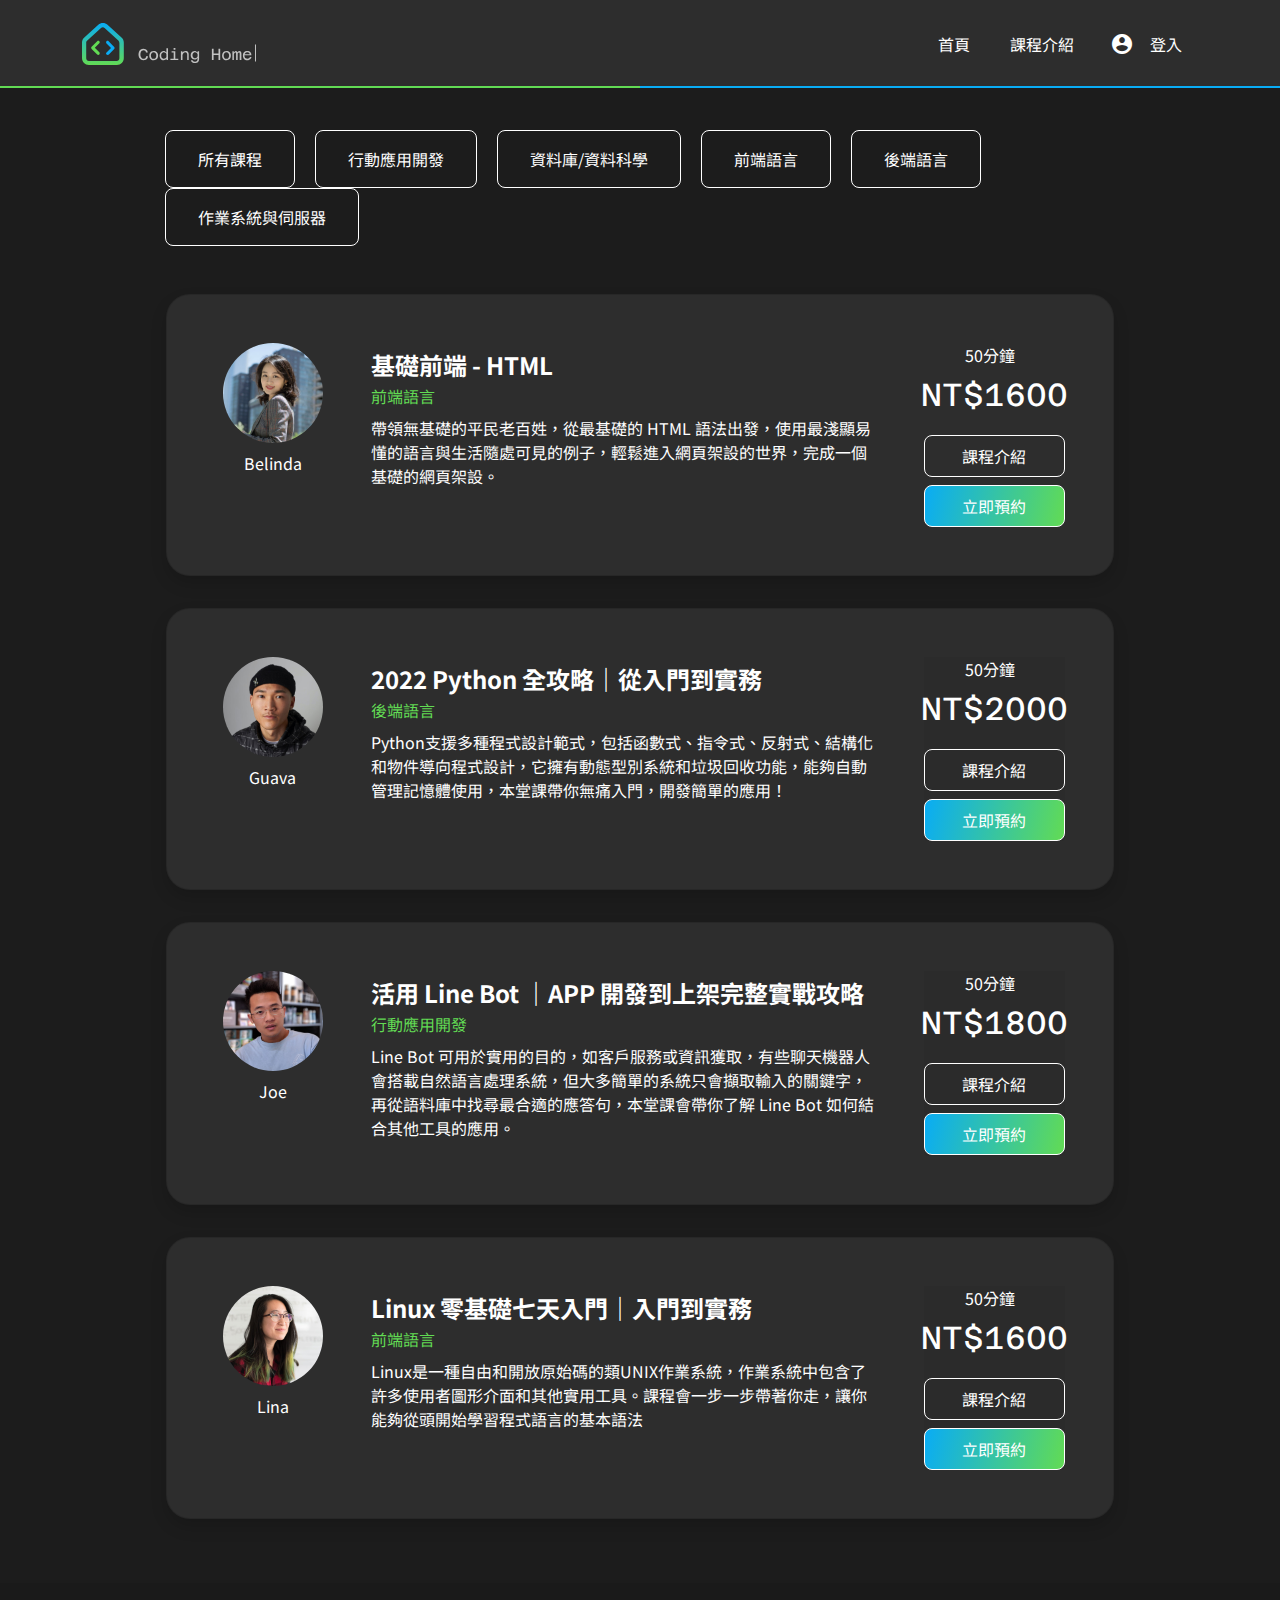
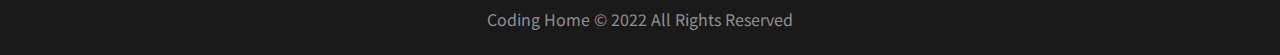
<file: product.html>
<!DOCTYPE html>
<html lang="en">

<head>
  <meta charset="UTF-8">
  <meta name="viewport" content="width=device-width, initial-scale=1.0">
  <meta http-equiv="X-UA-Compatible" content="ie=edge">
  <title>Boostrap Index</title>
  <link href="https://fonts.googleapis.com/icon?family=Material+Icons" rel="stylesheet">
  <link rel="stylesheet" href="./assets/style/all.css">
  <link rel="stylesheet" href="https://cdn.jsdelivr.net/npm/swiper@8/swiper-bundle.min.css" />
  <script src="https://cdn.jsdelivr.net/npm/swiper@8/swiper-bundle.min.js"></script>

</head>

<body>

  <nav class=" bg-light  d-flex justify-content-center position-relative">
    <div class=" position-absoult nav-border"></div>
    <div class="container  d-flex justify-content-between align-items-center">
      <a class="nav-img" href="index.html">
        <!-- phone logo -->
        <img class="navimg-show " src="./assets/images/logo2.svg" alt="logo.svg">
        <!-- ipad & pc logo -->
        <img class="navimg-hide" src="./assets/images/logo.svg" alt="logo.svg">
      </a>
      <!-- phone 導覽列 -->

      <span class="material-icons mt-4 mb-4 text-success navicon-show " id="nav-box">
        drag_handle
      </span>
      <!-- ipad & pc 導覽列 -->
      <ul class="nav justify-content-end col-6 col-sm-7 align-items-center pt-4 pb-4 nav-hide   ">
        <li class="nav-item ">
          <a class="nav-link active me-5 " aria-current="page" href="index.html">首頁</a>
        </li>
        <li class="nav-item">
          <a class="nav-link me-5 " href="product.html">課程介紹</a>
        </li>
        <li class="nav-item d-flex align-items-center  ">
          <span class="material-icons ">account_circle</span>
          <p class="nav-link mb-0" data-bs-toggle="modal" data-bs-target="#login">登入</p>
        </li>
      </ul>
    </div>
  </nav>
  <!-- phone 漢堡導覽列 -->
  <div class=" bg-light d-flex justify-content-center  align-items-center  ">
    <ul class="p-0 w-100 mb-0 " id="nav-phone">
      <li>
        <a href="index.html " class="text-decoration-none">
          <p class="text-center  pt-3 pb-3 mb-0 fs-6">首頁</p>
        </a>
      </li>
      <li>
        <a href="product.html" class="text-decoration-none">
          <p class="text-center pt-3 pb-3 mb-0  fs-6">課程介紹</p>
        </a>
      </li>
      <li class="nav-item d-flex align-items-center pt-3 pb-3 mb-0 justify-content-center">
        <span class="material-icons ">account_circle</span>
        <p class="nav-link mb-0 p-0 ps-2  fs-6" data-bs-toggle="modal" data-bs-target="#login">登入</p>
      </li>
    </ul>
  </div>




  
<div class="bg-dark pb-5">
  <div class="container">
    <div class="product row justify-content-center ">
      <!-- button 區塊     -->
      <div class="product-button-list col-md-10  mb-6 mt-42 p-0">
        <button class="btn btn-outline-secondary product-button me-3  ">
          <p class="fs-7  mb-0">所有課程</p>
        </button>
        <button class="btn btn-outline-secondary product-button me-3 ">行動應用開發</button>
        <button class="btn btn-outline-secondary product-button me-3">資料庫/資料科學</button>
        <button class="btn btn-outline-secondary product-button me-3">前端語言</button>
        <button class="btn btn-outline-secondary product-button me-3">後端語言</button>
        <button class="btn btn-outline-secondary product-button me-3">作業系統與伺服器</button>
      </div>
    </div>
  </div>
  <!-- product -->
  <div class="product container d-flex align-items-center flex-column  flex-md-row flex-md-wrap justify-content-between d-lg-block align-items-md-stretch  ">
    <!-- card區塊 -->
    <div class="card  bg-light card-24 p-0 mb-5 shadow product-card w-md-49 w-lg-85 mx-lg-auto" id="card">
      <div class="card-body  p-4 p-lg-6 pt-5 pb-5  justify-content-between d-lg-flex">
        <div class=" card-imgbox ms-2">
          <img src="./assets/images/teacher01.jpg" class="rounded-circle mx-auto" alt="teacher01.jpg" style="width: 100px;">
          <p class=" text-center mt-2 ">Belinda</p>
        </div>

        <div class="card-content mb-6 mb-md-3 ms-lg-6">
          <h2 class="card-title fs-5 fw-bold mb-1 mt-2 fs-md-4  pb-md-4 pb-lg-0">基礎前端 - HTML</h2>
          <p class="text-success mb-2  ">前端語言</p>
          <p class="card-text pb-md-4 pb-lg-0">帶領無基礎的平民老百姓，從最基礎的 HTML 語法出發，使用最淺顯易懂的語言與生活隨處可見的例子，輕鬆進入網頁架設的世界，完成一個基礎的網頁架設。
          </p>
        </div>

        <div class="card-footer-box p-0 border-0  col-lg-2 ms-lg-6">
          <div class="d-flex align-items-center justify-content-center flex-lg-column">
            <p class="me-2 mb-lg-1">50分鐘</p>
            <p class="fs-1 fs-md-2 font">NT$1600</p>
          </div>
          <div class="d-flex  align-items-center justify-content-between  flex-lg-column">
            <a href="course.html" class="w-49 w-lg-100">
              <button class="btn btn-outline-secondary w-100 product-card-button mb-lg-2">課程介紹</button>
            </a>
            <a href="Register.html" class="w-49 w-lg-100">
              <button class="btn btn-outline-secondary  gradient-button w-100 product-card-button">立即預約</button>
            </a>
          </div>
        </div>
      </div>
    </div>

    <div class="card  bg-light card-24 p-0 mb-5 shadow product-card w-md-49 w-lg-85 mx-lg-auto" id="card">
      <div class="card-body  p-4 p-lg-6 pt-5 pb-5  justify-content-between d-lg-flex">
        <div class=" card-imgbox ms-2">
          <img src="./assets/images/teacher02.jpg" class="rounded-circle mx-auto" alt="teacher02.jpg"
            style="width: 100px;">
          <p class=" text-center mt-2 ">Guava</p>
        </div>

        <div class="card-content mb-6 mb-md-3 ms-lg-6">
          <h2 class="card-title fs-5 fw-bold mb-1 mt-2 fs-md-4">2022 Python 全攻略｜從入門到實務</h2>
          <p class="text-success mb-2">後端語言</p>
          <p class="card-text">
            Python支援多種程式設計範式，包括函數式、指令式、反射式、結構化和物件導向程式設計，它擁有動態型別系統和垃圾回收功能，能夠自動管理記憶體使用，本堂課帶你無痛入門，開發簡單的應用！
          </p>
        </div>

        <div class="card-footer p-0 border-0  col-lg-2 ms-lg-6">
          <div class="d-flex align-items-center justify-content-center flex-lg-column">
            <p class="me-2 mb-lg-1">50分鐘</p>
            <p class="fs-1 fs-md-2 font">NT$2000</p>
          </div>
          <div class="d-flex  align-items-center justify-content-between  flex-lg-column">
            <a href="course.html" class="w-49 w-lg-100">
              <button class="btn btn-outline-secondary w-100 product-card-button mb-lg-2">課程介紹</button>
            </a>
            <a href="Register.html" class="w-49 w-lg-100">
              <button class="btn btn-outline-secondary  gradient-button w-100 product-card-button">立即預約</button>
            </a>
          </div>
        </div>
      </div>
    </div>

    <div class="card  bg-light card-24 p-0 mb-5 shadow product-card w-md-49 w-lg-85 mx-lg-auto" id="card">
      <div class="card-body  p-4 p-lg-6 pt-5 pb-5  justify-content-between d-lg-flex">
        <div class=" card-imgbox ms-2">
          <img src="./assets/images/teacher03.jpg" class="rounded-circle mx-auto" alt="teacher03.jpg"
            style="width: 100px;">
          <p class=" text-center mt-2 ">Joe</p>
        </div>

        <div class="card-content mb-6 mb-md-3 ms-lg-6">
          <h2 class="card-title fs-5 fw-bold mb-1 mt-2 fs-md-4 pb-md-4 pb-lg-0">活用 Line Bot ｜APP 開發到上架完整實戰攻略</h2>
          <p class="text-success mb-2">行動應用開發</p>
          <p class="card-text">Line Bot
            可用於實用的目的，如客戶服務或資訊獲取，有些聊天機器人會搭載自然語言處理系統，但大多簡單的系統只會擷取輸入的關鍵字，再從語料庫中找尋最合適的應答句，本堂課會帶你了解 Line Bot 如何結合其他工具的應用。
          </p>
        </div>

        <div class="card-footer p-0 border-0  col-lg-2 ms-lg-6">
          <div class="d-flex align-items-center justify-content-center flex-lg-column">
            <p class="me-2 mb-lg-1">50分鐘</p>
            <p class="fs-1 fs-md-2 font">NT$1800</p>
          </div>
          <div class="d-flex  align-items-center justify-content-between  flex-lg-column">
            <a href="course.html" class="w-49 w-lg-100">
              <button class="btn btn-outline-secondary w-100 product-card-button mb-lg-2">課程介紹</button>
            </a>
            <a href="Register.html" class="w-49 w-lg-100">
              <button class="btn btn-outline-secondary  gradient-button w-100 product-card-button">立即預約</button>
            </a>
          </div>
        </div>
      </div>
    </div>

    <div class="card  bg-light card-24 p-0 mb-5 shadow product-card w-md-49 w-lg-85 mx-lg-auto" id="card">
      <div class="card-body  p-4 p-lg-6 pt-5 pb-5  justify-content-between d-lg-flex">
        <div class=" card-imgbox ms-2">
          <img src="./assets/images/teacher04.jpg" class="rounded-circle mx-auto" alt="teacher04.jpg"
            style="width: 100px;">
          <p class=" text-center mt-2 ">Lina</p>
        </div>

        <div class="card-content mb-6 mb-md-3 ms-lg-6">
          <h2 class="card-title fs-5 fw-bold mb-1 mt-2 fs-md-4 pb-md-4 pb-lg-0">Linux 零基礎七天入門｜入門到實務</h2>
          <p class="text-success mb-2">前端語言</p>
          <p class="card-text pb-md-4 pb-lg-0">Linux是一種自由和開放原始碼的類UNIX作業系統，作業系統中包含了許多使用者圖形介面和其他實用工具。課程會一步一步帶著你走，讓你能夠從頭開始學習程式語言的基本語法
          </p>
        </div>

        <div class="card-footer p-0 border-0  col-lg-2 ms-lg-6">
          <div class="d-flex align-items-center justify-content-center flex-lg-column">
            <p class="me-2 mb-lg-1">50分鐘</p>
            <p class="fs-1 fs-md-2 font">NT$1600</p>
          </div>
          <div class="d-flex  align-items-center justify-content-between  flex-lg-column">
            <a href="course.html" class="w-49 w-lg-100">
              <button class="btn btn-outline-secondary w-100 product-card-button mb-lg-2">課程介紹</button>
            </a>
            <a href="Register.html" class="w-49 w-lg-100">
              <button class="btn btn-outline-secondary  gradient-button w-100 product-card-button">立即預約</button>
            </a>
          </div>
        </div>
      </div>
    </div>

  </div>

</div>

  <footer class="footer text-center text-light3 m-0  bg-footer ">
    <p class="p-4 m-0">Coding Home © 2022 All Rights Reserved</p>
  </footer>

  <script src="./assets/js/vendors.js"></script>
  <script src="./assets/js/all.js"></script>
</body>

</html>



<!-- login Modal -->
<div class=" modal fade login-modal" id="login" tabindex="-1" aria-labelledby="exampleModalLabel" aria-hidden="true">
  <div class="modal-dialog modal-dialog-centered ">
    <div class="modal-content  col-6 ">
      <!-- modal標題 -->
      <div class="modal-header position-relative border-0 p-3 p-md-4 mt-3 mb-md-2">
        <h2 class="modal-title fsz-4 lh-4 fw-bold" id="exampleModalLabel">登入</h2>
        <button type="button" class="btn-close " data-bs-dismiss="modal" aria-label="Close"></button>
      </div>
      <!-- modal 內容 -->
      <div class="modal-body  mx-auto p-md-0 overflow-hidden">
        <div class="box-1">
          <div class="input-group text-light2  ">
            <label for="email" class="w-100">信箱
              <input type="text " id="email" name="email" class="form-control  bg-dark pt-2 pb-2 ps-3 mt-1 mb-4"
                placeholder="請輸入信箱">
            </label>
          </div>
          <div class="input-group text-light2">
            <label for="password" class="w-100">密碼
              <input type="password" id="password" name="password" class="form-control bg-dark pt-2 pb-2 ps-3 mt-1 mb-4"
                placeholder="請輸入密碼">
            </label>
          </div>
          <a href="product.html">
            <button class="btn btn-secondary w-100">登入</button>
          </a>
        </div>
        <div class="box-2 mt-6 ">
          <p class="text-center text-light2 modal-text-after ">其他登入方式</p>
          <a href="#" class="text-decoration-none">
            <button class="btn btn-outline-secondary w-100 d-block mb-4 ps-5">
              <img src="./assets/images/icon_fb.svg" alt="icon_fb.svg">Facebook 登入
            </button>
          </a>
          <a href="#" class="text-decoration-none">
            <button class=" btn btn-outline-secondary w-100 d-block mb-6  ps-5">
              <img src="./assets/images/icon_google.svg" alt="icon_google.svg">Google 登入
            </button>
          </a>
        </div>
      </div>
    </div>
  </div>
</div>
</file>
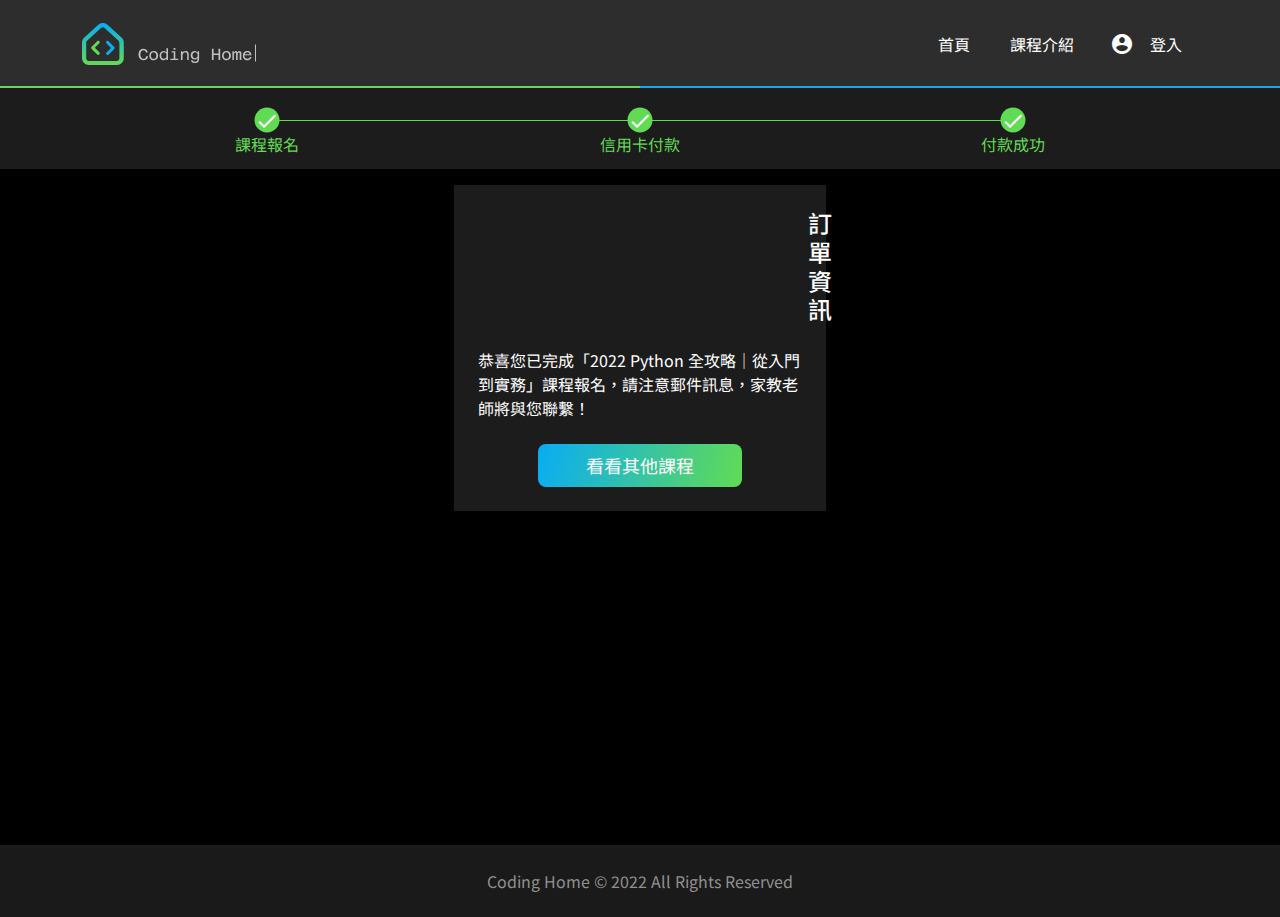
<file: Register-success.html>
<!DOCTYPE html>
<html lang="en">

<head>
  <meta charset="UTF-8">
  <meta name="viewport" content="width=device-width, initial-scale=1.0">
  <meta http-equiv="X-UA-Compatible" content="ie=edge">
  <title>Boostrap Index</title>
  <link href="https://fonts.googleapis.com/icon?family=Material+Icons" rel="stylesheet">
  <link rel="stylesheet" href="./assets/style/all.css">
  <link rel="stylesheet" href="https://cdn.jsdelivr.net/npm/swiper@8/swiper-bundle.min.css" />
  <script src="https://cdn.jsdelivr.net/npm/swiper@8/swiper-bundle.min.js"></script>

</head>

<body>

  <nav class=" bg-light  d-flex justify-content-center position-relative">
    <div class=" position-absoult nav-border"></div>
    <div class="container  d-flex justify-content-between align-items-center">
      <a class="nav-img" href="index.html">
        <!-- phone logo -->
        <img class="navimg-show " src="./assets/images/logo2.svg" alt="logo.svg">
        <!-- ipad & pc logo -->
        <img class="navimg-hide" src="./assets/images/logo.svg" alt="logo.svg">
      </a>
      <!-- phone 導覽列 -->

      <span class="material-icons mt-4 mb-4 text-success navicon-show " id="nav-box">
        drag_handle
      </span>
      <!-- ipad & pc 導覽列 -->
      <ul class="nav justify-content-end col-6 col-sm-7 align-items-center pt-4 pb-4 nav-hide   ">
        <li class="nav-item ">
          <a class="nav-link active me-5 " aria-current="page" href="index.html">首頁</a>
        </li>
        <li class="nav-item">
          <a class="nav-link me-5 " href="product.html">課程介紹</a>
        </li>
        <li class="nav-item d-flex align-items-center  ">
          <span class="material-icons ">account_circle</span>
          <p class="nav-link mb-0" data-bs-toggle="modal" data-bs-target="#login">登入</p>
        </li>
      </ul>
    </div>
  </nav>
  <!-- phone 漢堡導覽列 -->
  <div class=" bg-light d-flex justify-content-center  align-items-center  ">
    <ul class="p-0 w-100 mb-0 " id="nav-phone">
      <li>
        <a href="index.html " class="text-decoration-none">
          <p class="text-center  pt-3 pb-3 mb-0 fs-6">首頁</p>
        </a>
      </li>
      <li>
        <a href="product.html" class="text-decoration-none">
          <p class="text-center pt-3 pb-3 mb-0  fs-6">課程介紹</p>
        </a>
      </li>
      <li class="nav-item d-flex align-items-center pt-3 pb-3 mb-0 justify-content-center">
        <span class="material-icons ">account_circle</span>
        <p class="nav-link mb-0 p-0 ps-2  fs-6" data-bs-toggle="modal" data-bs-target="#login">登入</p>
      </li>
    </ul>
  </div>




  
<!-- 進度123 -->

<div class="register-schedule pt-5 pb-6  container-fuild ">
  <div class="position-relative  col-9 col-md-8 col-lg-7 mx-auto container">
    <div class="progress" style="height: 1px;">
      <div class="progress-bar bg-success" role="progressbar" style="width: 100%;" aria-valuenow="0" aria-valuemin="0"
        aria-valuemax="0"></div>
    </div>

    <button type="button"
      class=" register-icon position-absolute top-0 start-0 translate-middle border-0 bg-success rounded-pill">
      <div class="icon-box">
        <span class="material-icons position-absolute  text-secondary translate-middle ">
          done
        </span>
      </div>
    </button>
    <a href="Register.html">
      <p class="text-secondary position-absolute top-0 mt-4 start-0 translate-middle text-success">課程報名</p>
    </a>
    <button type="button"
      class=" register-icon position-absolute top-0 start-50 translate-middle border-0 bg-success rounded-pill">
      <div class="icon-box">
        <span class="material-icons position-absolute  text-secondary translate-middle ">
          done
        </span>
      </div>
    </button>
    <a href="Register-payment.html">
      <p class=" position-absolute top-0 mt-4 start-50 translate-middle text-success">信用卡付款</p>
    </a>
    <button type="button"
      class=" register-icon position-absolute top-0 start-100 translate-middle border-0 bg-success rounded-pill">
      <div class="icon-box">
        <span class="material-icons position-absolute  text-secondary translate-middle ">
          done
        </span>
      </div>
    </button>
    <a href="Register-success.html">
      <p class=" position-absolute top-0 mt-4 start-100 translate-middle col-3 text-success text-center">付款成功</p>
    </a>
  </div>
</div>

<!-- 完成訂購 -->
<div class="container register-success-height  ms-auto me-auto  ">
  <div class="register-success bg-dark mt-3 p-4 d-flex align-items-center justify-content-center flex-column col-md-6 col-lg-4 ms-auto me-auto">
    <div class="register-success-tittle d-flex align-items-center justify-content-center mb-4  ">
      <span class="material-icons d-flex text-success">
        verified
      </span>
      <h1 class=" fs-4 mb-0 ps-3">訂單資訊</h1>
    </div>
      <p class="mb-4">恭喜您已完成「2022 Python 全攻略｜從入門到實務」課程報名，請注意郵件訊息，家教老師將與您聯繫！</p>
      <button type="submit" class="btn border-0  gradient-button pt-2 pb-2 ps-3 pe-3 fs-6 ">看看其他課程</button>
  </div>
</div>


  <footer class="footer text-center text-light3 m-0  bg-footer ">
    <p class="p-4 m-0">Coding Home © 2022 All Rights Reserved</p>
  </footer>

  <script src="./assets/js/vendors.js"></script>
  <script src="./assets/js/all.js"></script>
</body>

</html>



<!-- login Modal -->
<div class=" modal fade login-modal" id="login" tabindex="-1" aria-labelledby="exampleModalLabel" aria-hidden="true">
  <div class="modal-dialog modal-dialog-centered ">
    <div class="modal-content  col-6 ">
      <!-- modal標題 -->
      <div class="modal-header position-relative border-0 p-3 p-md-4 mt-3 mb-md-2">
        <h2 class="modal-title fsz-4 lh-4 fw-bold" id="exampleModalLabel">登入</h2>
        <button type="button" class="btn-close " data-bs-dismiss="modal" aria-label="Close"></button>
      </div>
      <!-- modal 內容 -->
      <div class="modal-body  mx-auto p-md-0 overflow-hidden">
        <div class="box-1">
          <div class="input-group text-light2  ">
            <label for="email" class="w-100">信箱
              <input type="text " id="email" name="email" class="form-control  bg-dark pt-2 pb-2 ps-3 mt-1 mb-4"
                placeholder="請輸入信箱">
            </label>
          </div>
          <div class="input-group text-light2">
            <label for="password" class="w-100">密碼
              <input type="password" id="password" name="password" class="form-control bg-dark pt-2 pb-2 ps-3 mt-1 mb-4"
                placeholder="請輸入密碼">
            </label>
          </div>
          <a href="product.html">
            <button class="btn btn-secondary w-100">登入</button>
          </a>
        </div>
        <div class="box-2 mt-6 ">
          <p class="text-center text-light2 modal-text-after ">其他登入方式</p>
          <a href="#" class="text-decoration-none">
            <button class="btn btn-outline-secondary w-100 d-block mb-4 ps-5">
              <img src="./assets/images/icon_fb.svg" alt="icon_fb.svg">Facebook 登入
            </button>
          </a>
          <a href="#" class="text-decoration-none">
            <button class=" btn btn-outline-secondary w-100 d-block mb-6  ps-5">
              <img src="./assets/images/icon_google.svg" alt="icon_google.svg">Google 登入
            </button>
          </a>
        </div>
      </div>
    </div>
  </div>
</div>
</file>
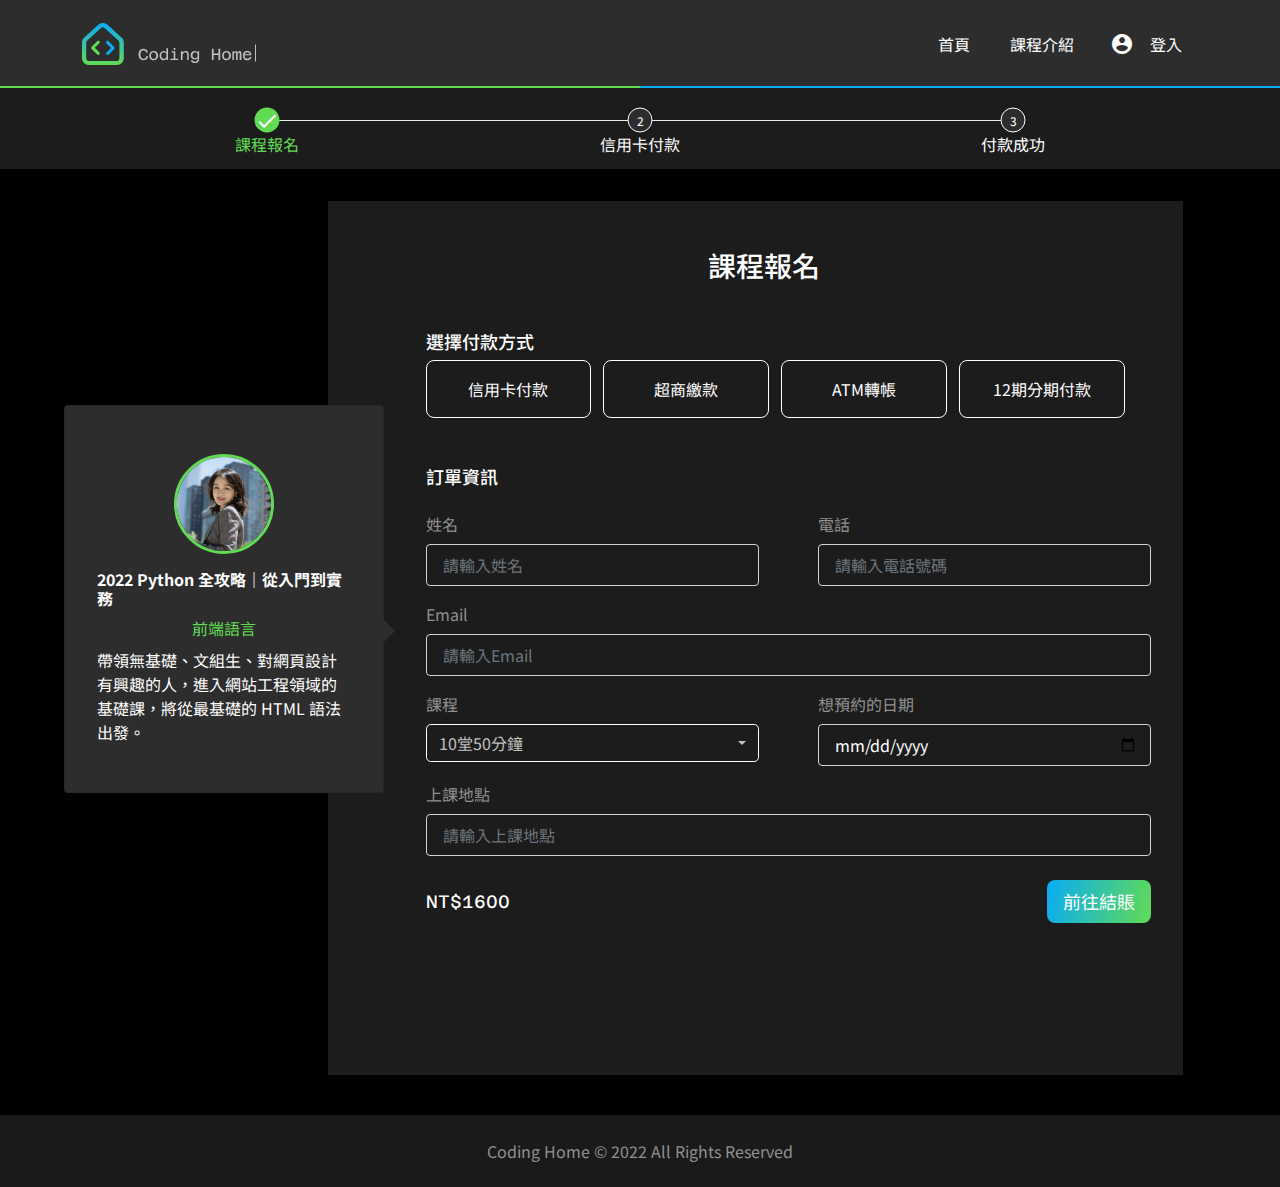
<file: Register.html>
<!DOCTYPE html>
<html lang="en">

<head>
  <meta charset="UTF-8">
  <meta name="viewport" content="width=device-width, initial-scale=1.0">
  <meta http-equiv="X-UA-Compatible" content="ie=edge">
  <title>Boostrap Index</title>
  <link href="https://fonts.googleapis.com/icon?family=Material+Icons" rel="stylesheet">
  <link rel="stylesheet" href="./assets/style/all.css">
  <link rel="stylesheet" href="https://cdn.jsdelivr.net/npm/swiper@8/swiper-bundle.min.css" />
  <script src="https://cdn.jsdelivr.net/npm/swiper@8/swiper-bundle.min.js"></script>

</head>

<body>

  <nav class=" bg-light  d-flex justify-content-center position-relative">
    <div class=" position-absoult nav-border"></div>
    <div class="container  d-flex justify-content-between align-items-center">
      <a class="nav-img" href="index.html">
        <!-- phone logo -->
        <img class="navimg-show " src="./assets/images/logo2.svg" alt="logo.svg">
        <!-- ipad & pc logo -->
        <img class="navimg-hide" src="./assets/images/logo.svg" alt="logo.svg">
      </a>
      <!-- phone 導覽列 -->

      <span class="material-icons mt-4 mb-4 text-success navicon-show " id="nav-box">
        drag_handle
      </span>
      <!-- ipad & pc 導覽列 -->
      <ul class="nav justify-content-end col-6 col-sm-7 align-items-center pt-4 pb-4 nav-hide   ">
        <li class="nav-item ">
          <a class="nav-link active me-5 " aria-current="page" href="index.html">首頁</a>
        </li>
        <li class="nav-item">
          <a class="nav-link me-5 " href="product.html">課程介紹</a>
        </li>
        <li class="nav-item d-flex align-items-center  ">
          <span class="material-icons ">account_circle</span>
          <p class="nav-link mb-0" data-bs-toggle="modal" data-bs-target="#login">登入</p>
        </li>
      </ul>
    </div>
  </nav>
  <!-- phone 漢堡導覽列 -->
  <div class=" bg-light d-flex justify-content-center  align-items-center  ">
    <ul class="p-0 w-100 mb-0 " id="nav-phone">
      <li>
        <a href="index.html " class="text-decoration-none">
          <p class="text-center  pt-3 pb-3 mb-0 fs-6">首頁</p>
        </a>
      </li>
      <li>
        <a href="product.html" class="text-decoration-none">
          <p class="text-center pt-3 pb-3 mb-0  fs-6">課程介紹</p>
        </a>
      </li>
      <li class="nav-item d-flex align-items-center pt-3 pb-3 mb-0 justify-content-center">
        <span class="material-icons ">account_circle</span>
        <p class="nav-link mb-0 p-0 ps-2  fs-6" data-bs-toggle="modal" data-bs-target="#login">登入</p>
      </li>
    </ul>
  </div>




  <!-- 進度123 -->
<div class="register-schedule pt-5 pb-6  container-fuild ">
  <div class="position-relative  col-9 col-md-8 col-lg-7 mx-auto container">
    <div class="progress" style="height: 1px;">
      <div class="progress-bar bg-success" role="progressbar" style="width: 0;" aria-valuenow="0" aria-valuemin="0"
        aria-valuemax="0"></div>
    </div>

    <button type="button"
      class=" register-icon position-absolute top-0 start-0 translate-middle border-0 bg-success rounded-pill">
      <div class="icon-box">
        <span class="material-icons position-absolute  text-secondary translate-middle ">
          done
        </span>
      </div>
    </button>
    <a href="Register.html">
    <p class="text-secondary position-absolute top-0 mt-4 start-0 translate-middle text-success">課程報名</p>
    </a>
    <button type="button"
      class="register-icon position-absolute top-0 start-50 translate-middle  btn btn-sm bg-light border-secondary rounded-pill">
      2
    </button>
    <a href="Register-payment.html">
    <p class=" position-absolute top-0 mt-4 start-50 translate-middle">信用卡付款</p>
    </a>
    <button type="button"
      class="register-icon position-absolute top-0 start-100 translate-middle btn btn-sm bg-light border-secondary rounded-pill">
      3
    </button>
    <a href="Register-success.html">
    <p class=" position-absolute top-0 mt-4 start-100 translate-middle col-3 text-center">付款成功</p>
    </a>
  </div>
</div>
<!-- card -->
<div class="container mt-3 mt-lg-5 register ">
  <div class="register-content ">
    <div class="card bg-light register-card mb-44 ">
      <div class="card-body p-4 d-flex flex-column  align-items-center p-md-3 p-lg-5 pt-lg-6 pb-lg-6 ">
        <img src="./assets/images/teacher01.jpg" class="rounded-circle   border border-success border-3 mb-3"
          alt="teacher01.jpg" style="width: 100px;">
        <h2 class="card-title fs-7 fw-bold ">2022 Python 全攻略｜從入門到實務</h2>
        <p class="text-success mb-2 ">前端語言</p>
        <p class="card-text ">帶領無基礎、文組生、對網頁設計有興趣的人，進入網站工程領域的基礎課，將從最基礎的 HTML 語法出發。</p>
      </div>
    </div>

    <!-- Sign up -->
    <div class=" bg-dark p-4 mb-40 sign-up  justify-content-sm-end col-md-8 p-md-6  pe-lg-5  ">
      <h1 class="text-center fs-3 mb-4 mb-lg-6 ">課程報名</h1>
      <div class="sign-up-choose text-md-left ">
        <h3 class="text-center fs-6 mb-3  text-md-start  mb-lg-2 ">選擇付款方式</h3>
        <div class="sign-up-button d-flex flex-wrap flex-lg-nowrap  justify-content-between fs-lg-8  justify-content-lg-start mb-5 ">
          <button class="btn btn-outline-secondary  button-hover  p-3 mb-2 ">信用卡付款</button>
          <button class="btn btn-outline-secondary  button-hover p-3 mb-2">超商繳款</button>
          <button class="btn btn-outline-secondary  button-hover p-3 mb-2">ATM轉帳</button>
          <button class="btn btn-outline-secondary button-hover p-3 mb-2">12期分期付款</button>
        </div>

        <!-- sign-up-form -->
        <div class="sign-up-input">
          <h3 class="text-center fs-6 text-md-start mb-lg-4">訂單資訊</h3>
          <form class="d-lg-flex flex-lg-wrap justify-content-between">
            <div class="mb-3  sign-50 ">
              <label for="sign-name" class=" form-label text-light3">姓名</label>
              <input type="text" class="form-control pt-2 pb-2 ps-3 " id="sign-name" aria-describedby="emailHelp"
                placeholder="請輸入姓名">
            </div>
            <div class="mb-3  sign-50 ">
              <label for="sign-phone" class=" form-label  text-light3">電話</label>
              <input type="number" class="form-control sign pt-2 pb-2 ps-3" id="sign-phone" placeholder="請輸入電話號碼">
            </div>
            <div class="mb-3  sign-100">
              <label for="sign-email" class="form-label  text-light3">Email</label>
              <input type="email" class="form-control  pt-2 pb-2 ps-3" id="sign-email" placeholder="請輸入Email">
            </div>
            <div class="dropdown mb-3 sign-50 ">
              <label for="sign-email" class=" form-label  text-light3 d-block">課程</label>
              <button class="btn btn-outline-secondary text-light2 dropdown-button w-100 rounded-3 dropdown-toggle  d-flex justify-content-between align-items-center " type="button"  id="dropdownMenuButton1" data-bs-toggle="dropdown" aria-expanded="false">
                10堂50分鐘
              </button>
              <ul class="dropdown-menu" aria-labelledby="dropdownMenuButton1">
                <li><a class="dropdown-item" href="#">1堂50分鐘</a></li>
                <li><a class="dropdown-item" href="#">3堂50分鐘</a></li>
                <li><a class="dropdown-item" href="#">10堂50分鐘</a></li>
                <li><a class="dropdown-item" href="#">20堂50分鐘</a></li>
              </ul>
            </div>
            <div class="mb-3 sign-50">
              <label for="sign-email" class="  form-label  text-light3">想預約的日期</label>
              <input type="date" class="form-control  pt-2 pb-2 ps-3" id="sign-email" placeholder="請選擇日期">
            </div>
            <div class="mb-4 sign-100">
              <label for="sign-map" class="form-label  text-light3">上課地點</label>
              <input type="text" class="form-control  pt-2 pb-2 ps-3" id="sign-map" placeholder="請輸入上課地點">
            </div>
            <div class="d-lg-flex  align-items-lg-center justify-content-lg-between sign-100 mb-4 ">
              <p class=" fs-6 font mb-4 mb-lg-0 ">NT$1600</p>
              <button type="submit" class="btn border-0  gradient-button pt-2 pb-2 ps-3 pe-3 fs-6 ">前往結賬</button>
            </div>
          </form>
        </div>
      </div>
    </div>
  </div>
</div>

  <footer class="footer text-center text-light3 m-0  bg-footer ">
    <p class="p-4 m-0">Coding Home © 2022 All Rights Reserved</p>
  </footer>

  <script src="./assets/js/vendors.js"></script>
  <script src="./assets/js/all.js"></script>
</body>

</html>



<!-- login Modal -->
<div class=" modal fade login-modal" id="login" tabindex="-1" aria-labelledby="exampleModalLabel" aria-hidden="true">
  <div class="modal-dialog modal-dialog-centered ">
    <div class="modal-content  col-6 ">
      <!-- modal標題 -->
      <div class="modal-header position-relative border-0 p-3 p-md-4 mt-3 mb-md-2">
        <h2 class="modal-title fsz-4 lh-4 fw-bold" id="exampleModalLabel">登入</h2>
        <button type="button" class="btn-close " data-bs-dismiss="modal" aria-label="Close"></button>
      </div>
      <!-- modal 內容 -->
      <div class="modal-body  mx-auto p-md-0 overflow-hidden">
        <div class="box-1">
          <div class="input-group text-light2  ">
            <label for="email" class="w-100">信箱
              <input type="text " id="email" name="email" class="form-control  bg-dark pt-2 pb-2 ps-3 mt-1 mb-4"
                placeholder="請輸入信箱">
            </label>
          </div>
          <div class="input-group text-light2">
            <label for="password" class="w-100">密碼
              <input type="password" id="password" name="password" class="form-control bg-dark pt-2 pb-2 ps-3 mt-1 mb-4"
                placeholder="請輸入密碼">
            </label>
          </div>
          <a href="product.html">
            <button class="btn btn-secondary w-100">登入</button>
          </a>
        </div>
        <div class="box-2 mt-6 ">
          <p class="text-center text-light2 modal-text-after ">其他登入方式</p>
          <a href="#" class="text-decoration-none">
            <button class="btn btn-outline-secondary w-100 d-block mb-4 ps-5">
              <img src="./assets/images/icon_fb.svg" alt="icon_fb.svg">Facebook 登入
            </button>
          </a>
          <a href="#" class="text-decoration-none">
            <button class=" btn btn-outline-secondary w-100 d-block mb-6  ps-5">
              <img src="./assets/images/icon_google.svg" alt="icon_google.svg">Google 登入
            </button>
          </a>
        </div>
      </div>
    </div>
  </div>
</div>
</file>
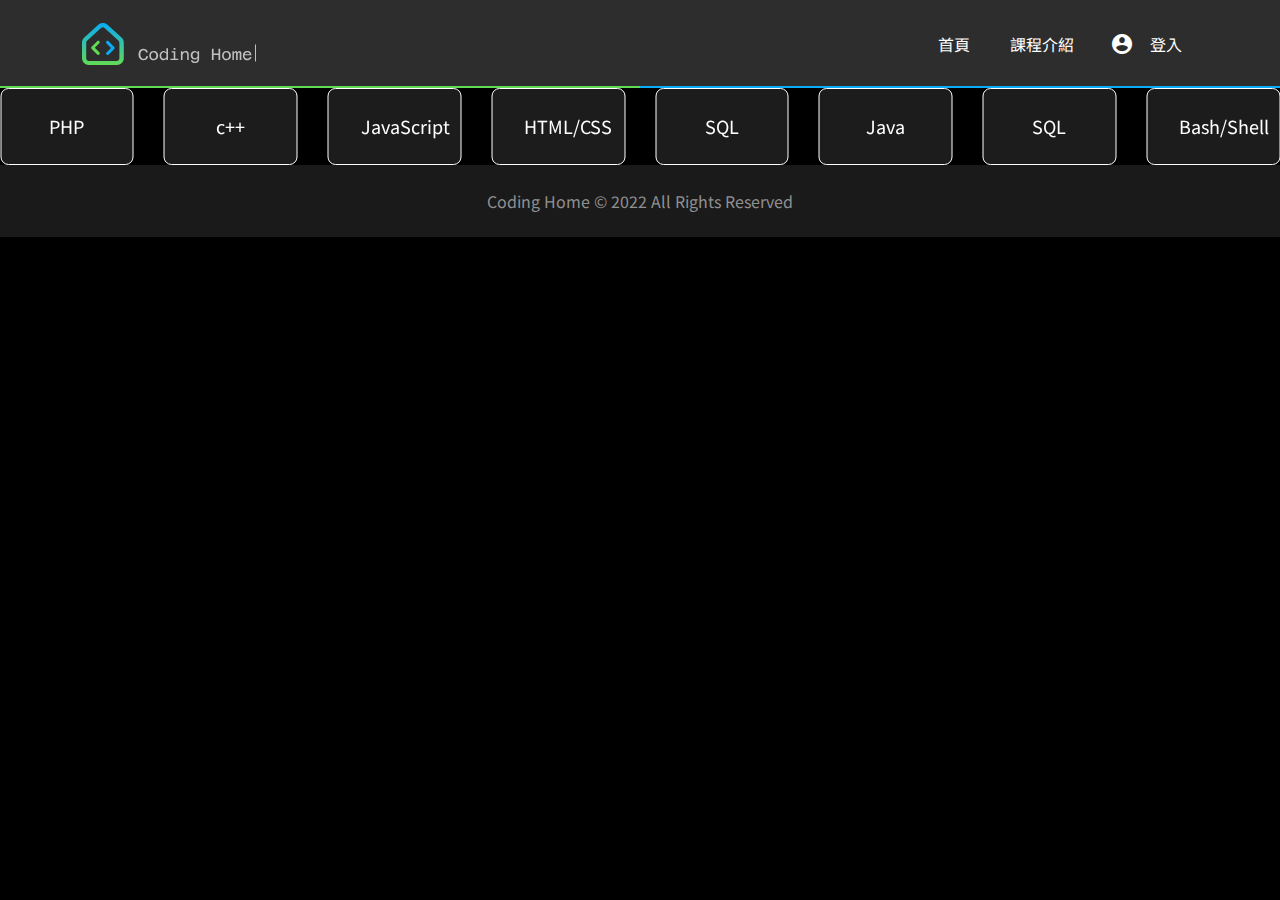
<file: test.html>
<!DOCTYPE html>
<html lang="en">

<head>
  <meta charset="UTF-8">
  <meta name="viewport" content="width=device-width, initial-scale=1.0">
  <meta http-equiv="X-UA-Compatible" content="ie=edge">
  <title>Boostrap Index</title>
  <link href="https://fonts.googleapis.com/icon?family=Material+Icons" rel="stylesheet">
  <link rel="stylesheet" href="./assets/style/all.css">
  <link rel="stylesheet" href="https://cdn.jsdelivr.net/npm/swiper@8/swiper-bundle.min.css" />
  <script src="https://cdn.jsdelivr.net/npm/swiper@8/swiper-bundle.min.js"></script>

</head>

<body>

  <nav class=" bg-light  d-flex justify-content-center position-relative">
    <div class=" position-absoult nav-border"></div>
    <div class="container  d-flex justify-content-between align-items-center">
      <a class="nav-img" href="index.html">
        <!-- phone logo -->
        <img class="navimg-show " src="./assets/images/logo2.svg" alt="logo.svg">
        <!-- ipad & pc logo -->
        <img class="navimg-hide" src="./assets/images/logo.svg" alt="logo.svg">
      </a>
      <!-- phone 導覽列 -->

      <span class="material-icons mt-4 mb-4 text-success navicon-show " id="nav-box">
        drag_handle
      </span>
      <!-- ipad & pc 導覽列 -->
      <ul class="nav justify-content-end col-6 col-sm-7 align-items-center pt-4 pb-4 nav-hide   ">
        <li class="nav-item ">
          <a class="nav-link active me-5 " aria-current="page" href="index.html">首頁</a>
        </li>
        <li class="nav-item">
          <a class="nav-link me-5 " href="product.html">課程介紹</a>
        </li>
        <li class="nav-item d-flex align-items-center  ">
          <span class="material-icons ">account_circle</span>
          <p class="nav-link mb-0" data-bs-toggle="modal" data-bs-target="#login">登入</p>
        </li>
      </ul>
    </div>
  </nav>
  <!-- phone 漢堡導覽列 -->
  <div class=" bg-light d-flex justify-content-center  align-items-center  ">
    <ul class="p-0 w-100 mb-0 " id="nav-phone">
      <li>
        <a href="index.html " class="text-decoration-none">
          <p class="text-center  pt-3 pb-3 mb-0 fs-6">首頁</p>
        </a>
      </li>
      <li>
        <a href="product.html" class="text-decoration-none">
          <p class="text-center pt-3 pb-3 mb-0  fs-6">課程介紹</p>
        </a>
      </li>
      <li class="nav-item d-flex align-items-center pt-3 pb-3 mb-0 justify-content-center">
        <span class="material-icons ">account_circle</span>
        <p class="nav-link mb-0 p-0 ps-2  fs-6" data-bs-toggle="modal" data-bs-target="#login">登入</p>
      </li>
    </ul>
  </div>




  <!-- Swiper -->
<div class="swiper index-Swiper">
  <div class="swiper-wrapper">
    <div class="swiper-slide ">
      <button class="btn btn-outline-secondary p-4 ps-5 pe-5 fs-6 button-hover bg-dark w-100">JavaScript</button>
    </div>
    <div class="swiper-slide">
      <button class="btn btn-outline-secondary p-4 ps-5 pe-5 fs-6 button-hover bg-dark w-100">HTML/CSS</button>
    </div>
    <div class="swiper-slide">
      <button class="btn btn-outline-secondary p-4 ps-5 pe-5 fs-6 button-hover bg-dark w-100">SQL</button>
    </div>
    <div class="swiper-slide">
      <button class="btn btn-outline-secondary p-4 ps-5 pe-5 fs-6 button-hover bg-dark w-100">Java</button>
    </div>
    <div class="swiper-slide">
      <button class="btn btn-outline-secondary p-4 ps-5 pe-5 fs-6 button-hover bg-dark w-100">SQL</button>
    </div>
    <div class="swiper-slide">
      <button class="btn btn-outline-secondary p-4 ps-5 pe-5 fs-6 button-hover bg-dark w-100">Bash/Shell</button>
    </div>
    <div class="swiper-slide">
      <button class="btn btn-outline-secondary p-4 ps-5 pe-5 fs-6 button-hover bg-dark w-100">Python</button>
    </div>
    <div class="swiper-slide">
      <button class="btn btn-outline-secondary p-4 ps-5 pe-5 fs-6 button-hover bg-dark w-100">PHP</button>
    </div>
    <div class="swiper-slide">
      <button class="btn btn-outline-secondary p-4 ps-5 pe-5 fs-6 button-hover bg-dark w-100">c++</button>
    </div>
  </div>
</div>



  <footer class="footer text-center text-light3 m-0  bg-footer ">
    <p class="p-4 m-0">Coding Home © 2022 All Rights Reserved</p>
  </footer>

  <script src="./assets/js/vendors.js"></script>
  <script src="./assets/js/all.js"></script>
</body>

</html>



<!-- login Modal -->
<div class=" modal fade login-modal" id="login" tabindex="-1" aria-labelledby="exampleModalLabel" aria-hidden="true">
  <div class="modal-dialog modal-dialog-centered ">
    <div class="modal-content  col-6 ">
      <!-- modal標題 -->
      <div class="modal-header position-relative border-0 p-3 p-md-4 mt-3 mb-md-2">
        <h2 class="modal-title fsz-4 lh-4 fw-bold" id="exampleModalLabel">登入</h2>
        <button type="button" class="btn-close " data-bs-dismiss="modal" aria-label="Close"></button>
      </div>
      <!-- modal 內容 -->
      <div class="modal-body  mx-auto p-md-0 overflow-hidden">
        <div class="box-1">
          <div class="input-group text-light2  ">
            <label for="email" class="w-100">信箱
              <input type="text " id="email" name="email" class="form-control  bg-dark pt-2 pb-2 ps-3 mt-1 mb-4"
                placeholder="請輸入信箱">
            </label>
          </div>
          <div class="input-group text-light2">
            <label for="password" class="w-100">密碼
              <input type="password" id="password" name="password" class="form-control bg-dark pt-2 pb-2 ps-3 mt-1 mb-4"
                placeholder="請輸入密碼">
            </label>
          </div>
          <a href="product.html">
            <button class="btn btn-secondary w-100">登入</button>
          </a>
        </div>
        <div class="box-2 mt-6 ">
          <p class="text-center text-light2 modal-text-after ">其他登入方式</p>
          <a href="#" class="text-decoration-none">
            <button class="btn btn-outline-secondary w-100 d-block mb-4 ps-5">
              <img src="./assets/images/icon_fb.svg" alt="icon_fb.svg">Facebook 登入
            </button>
          </a>
          <a href="#" class="text-decoration-none">
            <button class=" btn btn-outline-secondary w-100 d-block mb-6  ps-5">
              <img src="./assets/images/icon_google.svg" alt="icon_google.svg">Google 登入
            </button>
          </a>
        </div>
      </div>
    </div>
  </div>
</div>
</file>
<file: assets/style/all.css>
@import url(https://code.jquery.com/jquery-3.6.0.min.js);
/*!
 * Bootstrap v5.0.2 (https://getbootstrap.com/)
 * Copyright 2011-2021 The Bootstrap Authors
 * Copyright 2011-2021 Twitter, Inc.
 * Licensed under MIT (https://github.com/twbs/bootstrap/blob/main/LICENSE)
 */
@import url("https://fonts.googleapis.com/css2?family=Azeret+Mono:ital,wght@0,100;0,200;0,300;0,400;0,500;0,600;0,700;0,800;0,900;1,100;1,200;1,300;1,400;1,500;1,600;1,700;1,800;1,900&display=swap");
@import url("https://fonts.googleapis.com/css2?family=Noto+Sans+TC:wght@100;300;400;500;700;900&display=swap");
:root {
  --bs-blue: #0d6efd;
  --bs-indigo: #6610f2;
  --bs-purple: #6f42c1;
  --bs-pink: #d63384;
  --bs-red: #dc3545;
  --bs-orange: #fd7e14;
  --bs-yellow: #ffc107;
  --bs-green: #198754;
  --bs-teal: #20c997;
  --bs-cyan: #0dcaf0;
  --bs-white: #fff;
  --bs-gray: #6c757d;
  --bs-gray-dark: #343a40;
  --bs-primary: #1C1C1C;
  --bs-secondary: white;
  --bs-success: #62DB54;
  --bs-info: #09ACF5;
  --bs-warning: #ffc107;
  --bs-danger: #dc3545;
  --bs-light: #2D2D2D;
  --bs-light2: #C1C1C1;
  --bs-light3: #909090;
  --bs-dark: #1C1C1C;
  --bs-black: #000;
  --bs-font-sans-serif: system-ui, -apple-system, "Segoe UI", Roboto, "Helvetica Neue", Arial, "Noto Sans", "Liberation Sans", sans-serif, "Apple Color Emoji", "Segoe UI Emoji", "Segoe UI Symbol", "Noto Color Emoji";
  --bs-font-monospace: SFMono-Regular, Menlo, Monaco, Consolas, "Liberation Mono", "Courier New", monospace;
  --bs-gradient: linear-gradient(180deg, rgba(255, 255, 255, 0.15), rgba(255, 255, 255, 0));
}

*,
*::before,
*::after {
  -webkit-box-sizing: border-box;
          box-sizing: border-box;
}

@media (prefers-reduced-motion: no-preference) {
  :root {
    scroll-behavior: smooth;
  }
}

body {
  margin: 0;
  font-family: var(--bs-font-sans-serif);
  font-size: 1rem;
  font-weight: 400;
  line-height: 1.5;
  color: white;
  background-color: #000;
  -webkit-text-size-adjust: 100%;
  -webkit-tap-highlight-color: rgba(0, 0, 0, 0);
}

hr {
  margin: 1rem 0;
  color: inherit;
  background-color: currentColor;
  border: 0;
  opacity: 0.25;
}

hr:not([size]) {
  height: 1px;
}

h1, .h1, h2, .h2, h3, .h3, h4, .h4, h5, .h5, h6, .h6 {
  margin-top: 0;
  margin-bottom: 0.5rem;
  font-weight: 500;
  line-height: 1.2;
}

h1, .h1 {
  font-size: calc(1.425rem + 2.1vw);
}

@media (min-width: 1200px) {
  h1, .h1 {
    font-size: 3rem;
  }
}

h2, .h2 {
  font-size: calc(1.325rem + 0.9vw);
}

@media (min-width: 1200px) {
  h2, .h2 {
    font-size: 2rem;
  }
}

h3, .h3 {
  font-size: calc(1.3rem + 0.6vw);
}

@media (min-width: 1200px) {
  h3, .h3 {
    font-size: 1.75rem;
  }
}

h4, .h4 {
  font-size: calc(1.275rem + 0.3vw);
}

@media (min-width: 1200px) {
  h4, .h4 {
    font-size: 1.5rem;
  }
}

h5, .h5 {
  font-size: 1.25rem;
}

h6, .h6 {
  font-size: 1.125rem;
}

p {
  margin-top: 0;
  margin-bottom: 1rem;
}

abbr[title],
abbr[data-bs-original-title] {
  -webkit-text-decoration: underline dotted;
          text-decoration: underline dotted;
  cursor: help;
  -webkit-text-decoration-skip-ink: none;
          text-decoration-skip-ink: none;
}

address {
  margin-bottom: 1rem;
  font-style: normal;
  line-height: inherit;
}

ol,
ul {
  padding-left: 2rem;
}

ol,
ul,
dl {
  margin-top: 0;
  margin-bottom: 1rem;
}

ol ol,
ul ul,
ol ul,
ul ol {
  margin-bottom: 0;
}

dt {
  font-weight: 700;
}

dd {
  margin-bottom: .5rem;
  margin-left: 0;
}

blockquote {
  margin: 0 0 1rem;
}

b,
strong {
  font-weight: bolder;
}

small, .small {
  font-size: 0.875em;
}

mark, .mark {
  padding: 0.2em;
  background-color: #fcf8e3;
}

sub,
sup {
  position: relative;
  font-size: 0.75em;
  line-height: 0;
  vertical-align: baseline;
}

sub {
  bottom: -.25em;
}

sup {
  top: -.5em;
}

a {
  color: white;
  text-decoration: underline;
}

a:hover {
  color: #cccccc;
}

a:not([href]):not([class]), a:not([href]):not([class]):hover {
  color: inherit;
  text-decoration: none;
}

pre,
code,
kbd,
samp {
  font-family: var(--bs-font-monospace);
  font-size: 1em;
  direction: ltr /* rtl:ignore */;
  unicode-bidi: bidi-override;
}

pre {
  display: block;
  margin-top: 0;
  margin-bottom: 1rem;
  overflow: auto;
  font-size: 0.875em;
}

pre code {
  font-size: inherit;
  color: inherit;
  word-break: normal;
}

code {
  font-size: 0.875em;
  color: #d63384;
  word-wrap: break-word;
}

a > code {
  color: inherit;
}

kbd {
  padding: 0.2rem 0.4rem;
  font-size: 0.875em;
  color: #fff;
  background-color: #212529;
  border-radius: 0.2rem;
}

kbd kbd {
  padding: 0;
  font-size: 1em;
  font-weight: 700;
}

figure {
  margin: 0 0 1rem;
}

img,
svg {
  vertical-align: middle;
}

table {
  caption-side: bottom;
  border-collapse: collapse;
}

caption {
  padding-top: 0.5rem;
  padding-bottom: 0.5rem;
  color: #6c757d;
  text-align: left;
}

th {
  text-align: inherit;
  text-align: -webkit-match-parent;
}

thead,
tbody,
tfoot,
tr,
td,
th {
  border-color: inherit;
  border-style: solid;
  border-width: 0;
}

label {
  display: inline-block;
}

button {
  border-radius: 0;
}

button:focus:not(:focus-visible) {
  outline: 0;
}

input,
button,
select,
optgroup,
textarea {
  margin: 0;
  font-family: inherit;
  font-size: inherit;
  line-height: inherit;
}

button,
select {
  text-transform: none;
}

[role="button"] {
  cursor: pointer;
}

select {
  word-wrap: normal;
}

select:disabled {
  opacity: 1;
}

[list]::-webkit-calendar-picker-indicator {
  display: none;
}

button,
[type="button"],
[type="reset"],
[type="submit"] {
  -webkit-appearance: button;
}

button:not(:disabled),
[type="button"]:not(:disabled),
[type="reset"]:not(:disabled),
[type="submit"]:not(:disabled) {
  cursor: pointer;
}

::-moz-focus-inner {
  padding: 0;
  border-style: none;
}

textarea {
  resize: vertical;
}

fieldset {
  min-width: 0;
  padding: 0;
  margin: 0;
  border: 0;
}

legend {
  float: left;
  width: 100%;
  padding: 0;
  margin-bottom: 0.5rem;
  font-size: calc(1.275rem + 0.3vw);
  line-height: inherit;
}

@media (min-width: 1200px) {
  legend {
    font-size: 1.5rem;
  }
}

legend + * {
  clear: left;
}

::-webkit-datetime-edit-fields-wrapper,
::-webkit-datetime-edit-text,
::-webkit-datetime-edit-minute,
::-webkit-datetime-edit-hour-field,
::-webkit-datetime-edit-day-field,
::-webkit-datetime-edit-month-field,
::-webkit-datetime-edit-year-field {
  padding: 0;
}

::-webkit-inner-spin-button {
  height: auto;
}

[type="search"] {
  outline-offset: -2px;
  -webkit-appearance: textfield;
}

/* rtl:raw:
[type="tel"],
[type="url"],
[type="email"],
[type="number"] {
  direction: ltr;
}
*/
::-webkit-search-decoration {
  -webkit-appearance: none;
}

::-webkit-color-swatch-wrapper {
  padding: 0;
}

::file-selector-button {
  font: inherit;
}

::-webkit-file-upload-button {
  font: inherit;
  -webkit-appearance: button;
}

output {
  display: inline-block;
}

iframe {
  border: 0;
}

summary {
  display: list-item;
  cursor: pointer;
}

progress {
  vertical-align: baseline;
}

[hidden] {
  display: none !important;
}

.lead {
  font-size: 1.25rem;
  font-weight: 300;
}

.display-1 {
  font-size: calc(1.625rem + 4.5vw);
  font-weight: 300;
  line-height: 1.2;
}

@media (min-width: 1200px) {
  .display-1 {
    font-size: 5rem;
  }
}

.display-2 {
  font-size: calc(1.575rem + 3.9vw);
  font-weight: 300;
  line-height: 1.2;
}

@media (min-width: 1200px) {
  .display-2 {
    font-size: 4.5rem;
  }
}

.display-3 {
  font-size: calc(1.525rem + 3.3vw);
  font-weight: 300;
  line-height: 1.2;
}

@media (min-width: 1200px) {
  .display-3 {
    font-size: 4rem;
  }
}

.display-4 {
  font-size: calc(1.475rem + 2.7vw);
  font-weight: 300;
  line-height: 1.2;
}

@media (min-width: 1200px) {
  .display-4 {
    font-size: 3.5rem;
  }
}

.display-5 {
  font-size: calc(1.425rem + 2.1vw);
  font-weight: 300;
  line-height: 1.2;
}

@media (min-width: 1200px) {
  .display-5 {
    font-size: 3rem;
  }
}

.display-6 {
  font-size: calc(1.375rem + 1.5vw);
  font-weight: 300;
  line-height: 1.2;
}

@media (min-width: 1200px) {
  .display-6 {
    font-size: 2.5rem;
  }
}

.list-unstyled {
  padding-left: 0;
  list-style: none;
}

.list-inline {
  padding-left: 0;
  list-style: none;
}

.list-inline-item {
  display: inline-block;
}

.list-inline-item:not(:last-child) {
  margin-right: 0.5rem;
}

.initialism {
  font-size: 0.875em;
  text-transform: uppercase;
}

.blockquote {
  margin-bottom: 1rem;
  font-size: 1.25rem;
}

.blockquote > :last-child {
  margin-bottom: 0;
}

.blockquote-footer {
  margin-top: -1rem;
  margin-bottom: 1rem;
  font-size: 0.875em;
  color: #6c757d;
}

.blockquote-footer::before {
  content: "\2014\00A0";
}

.img-fluid {
  max-width: 100%;
  height: auto;
}

.img-thumbnail {
  padding: 0.25rem;
  background-color: #000;
  border: 1px solid #dee2e6;
  border-radius: 0.25rem;
  max-width: 100%;
  height: auto;
}

.figure {
  display: inline-block;
}

.figure-img {
  margin-bottom: 0.5rem;
  line-height: 1;
}

.figure-caption {
  font-size: 0.875em;
  color: #6c757d;
}

.container,
.container-fluid,
.container-sm,
.container-md,
.container-lg,
.container-xl,
.container-xxl {
  width: 100%;
  padding-right: var(--bs-gutter-x, 0.75rem);
  padding-left: var(--bs-gutter-x, 0.75rem);
  margin-right: auto;
  margin-left: auto;
}

@media (min-width: 576px) {
  .container, .container-sm {
    max-width: 540px;
  }
}

@media (min-width: 768px) {
  .container, .container-sm, .container-md {
    max-width: 720px;
  }
}

@media (min-width: 992px) {
  .container, .container-sm, .container-md, .container-lg {
    max-width: 960px;
  }
}

@media (min-width: 1200px) {
  .container, .container-sm, .container-md, .container-lg, .container-xl {
    max-width: 1140px;
  }
}

@media (min-width: 1400px) {
  .container, .container-sm, .container-md, .container-lg, .container-xl, .container-xxl {
    max-width: 1320px;
  }
}

.row {
  --bs-gutter-x: 1.5rem;
  --bs-gutter-y: 0;
  display: -webkit-box;
  display: -ms-flexbox;
  display: flex;
  -ms-flex-wrap: wrap;
      flex-wrap: wrap;
  margin-top: calc(var(--bs-gutter-y) * -1);
  margin-right: calc(var(--bs-gutter-x) * -.5);
  margin-left: calc(var(--bs-gutter-x) * -.5);
}

.row > * {
  -ms-flex-negative: 0;
      flex-shrink: 0;
  width: 100%;
  max-width: 100%;
  padding-right: calc(var(--bs-gutter-x) * .5);
  padding-left: calc(var(--bs-gutter-x) * .5);
  margin-top: var(--bs-gutter-y);
}

.col {
  -webkit-box-flex: 1;
      -ms-flex: 1 0 0%;
          flex: 1 0 0%;
}

.row-cols-auto > * {
  -webkit-box-flex: 0;
      -ms-flex: 0 0 auto;
          flex: 0 0 auto;
  width: auto;
}

.row-cols-1 > * {
  -webkit-box-flex: 0;
      -ms-flex: 0 0 auto;
          flex: 0 0 auto;
  width: 100%;
}

.row-cols-2 > * {
  -webkit-box-flex: 0;
      -ms-flex: 0 0 auto;
          flex: 0 0 auto;
  width: 50%;
}

.row-cols-3 > * {
  -webkit-box-flex: 0;
      -ms-flex: 0 0 auto;
          flex: 0 0 auto;
  width: 33.33333%;
}

.row-cols-4 > * {
  -webkit-box-flex: 0;
      -ms-flex: 0 0 auto;
          flex: 0 0 auto;
  width: 25%;
}

.row-cols-5 > * {
  -webkit-box-flex: 0;
      -ms-flex: 0 0 auto;
          flex: 0 0 auto;
  width: 20%;
}

.row-cols-6 > * {
  -webkit-box-flex: 0;
      -ms-flex: 0 0 auto;
          flex: 0 0 auto;
  width: 16.66667%;
}

@media (min-width: 576px) {
  .col-sm {
    -webkit-box-flex: 1;
        -ms-flex: 1 0 0%;
            flex: 1 0 0%;
  }
  .row-cols-sm-auto > * {
    -webkit-box-flex: 0;
        -ms-flex: 0 0 auto;
            flex: 0 0 auto;
    width: auto;
  }
  .row-cols-sm-1 > * {
    -webkit-box-flex: 0;
        -ms-flex: 0 0 auto;
            flex: 0 0 auto;
    width: 100%;
  }
  .row-cols-sm-2 > * {
    -webkit-box-flex: 0;
        -ms-flex: 0 0 auto;
            flex: 0 0 auto;
    width: 50%;
  }
  .row-cols-sm-3 > * {
    -webkit-box-flex: 0;
        -ms-flex: 0 0 auto;
            flex: 0 0 auto;
    width: 33.33333%;
  }
  .row-cols-sm-4 > * {
    -webkit-box-flex: 0;
        -ms-flex: 0 0 auto;
            flex: 0 0 auto;
    width: 25%;
  }
  .row-cols-sm-5 > * {
    -webkit-box-flex: 0;
        -ms-flex: 0 0 auto;
            flex: 0 0 auto;
    width: 20%;
  }
  .row-cols-sm-6 > * {
    -webkit-box-flex: 0;
        -ms-flex: 0 0 auto;
            flex: 0 0 auto;
    width: 16.66667%;
  }
}

@media (min-width: 768px) {
  .col-md {
    -webkit-box-flex: 1;
        -ms-flex: 1 0 0%;
            flex: 1 0 0%;
  }
  .row-cols-md-auto > * {
    -webkit-box-flex: 0;
        -ms-flex: 0 0 auto;
            flex: 0 0 auto;
    width: auto;
  }
  .row-cols-md-1 > * {
    -webkit-box-flex: 0;
        -ms-flex: 0 0 auto;
            flex: 0 0 auto;
    width: 100%;
  }
  .row-cols-md-2 > * {
    -webkit-box-flex: 0;
        -ms-flex: 0 0 auto;
            flex: 0 0 auto;
    width: 50%;
  }
  .row-cols-md-3 > * {
    -webkit-box-flex: 0;
        -ms-flex: 0 0 auto;
            flex: 0 0 auto;
    width: 33.33333%;
  }
  .row-cols-md-4 > * {
    -webkit-box-flex: 0;
        -ms-flex: 0 0 auto;
            flex: 0 0 auto;
    width: 25%;
  }
  .row-cols-md-5 > * {
    -webkit-box-flex: 0;
        -ms-flex: 0 0 auto;
            flex: 0 0 auto;
    width: 20%;
  }
  .row-cols-md-6 > * {
    -webkit-box-flex: 0;
        -ms-flex: 0 0 auto;
            flex: 0 0 auto;
    width: 16.66667%;
  }
}

@media (min-width: 992px) {
  .col-lg {
    -webkit-box-flex: 1;
        -ms-flex: 1 0 0%;
            flex: 1 0 0%;
  }
  .row-cols-lg-auto > * {
    -webkit-box-flex: 0;
        -ms-flex: 0 0 auto;
            flex: 0 0 auto;
    width: auto;
  }
  .row-cols-lg-1 > * {
    -webkit-box-flex: 0;
        -ms-flex: 0 0 auto;
            flex: 0 0 auto;
    width: 100%;
  }
  .row-cols-lg-2 > * {
    -webkit-box-flex: 0;
        -ms-flex: 0 0 auto;
            flex: 0 0 auto;
    width: 50%;
  }
  .row-cols-lg-3 > * {
    -webkit-box-flex: 0;
        -ms-flex: 0 0 auto;
            flex: 0 0 auto;
    width: 33.33333%;
  }
  .row-cols-lg-4 > * {
    -webkit-box-flex: 0;
        -ms-flex: 0 0 auto;
            flex: 0 0 auto;
    width: 25%;
  }
  .row-cols-lg-5 > * {
    -webkit-box-flex: 0;
        -ms-flex: 0 0 auto;
            flex: 0 0 auto;
    width: 20%;
  }
  .row-cols-lg-6 > * {
    -webkit-box-flex: 0;
        -ms-flex: 0 0 auto;
            flex: 0 0 auto;
    width: 16.66667%;
  }
}

@media (min-width: 1200px) {
  .col-xl {
    -webkit-box-flex: 1;
        -ms-flex: 1 0 0%;
            flex: 1 0 0%;
  }
  .row-cols-xl-auto > * {
    -webkit-box-flex: 0;
        -ms-flex: 0 0 auto;
            flex: 0 0 auto;
    width: auto;
  }
  .row-cols-xl-1 > * {
    -webkit-box-flex: 0;
        -ms-flex: 0 0 auto;
            flex: 0 0 auto;
    width: 100%;
  }
  .row-cols-xl-2 > * {
    -webkit-box-flex: 0;
        -ms-flex: 0 0 auto;
            flex: 0 0 auto;
    width: 50%;
  }
  .row-cols-xl-3 > * {
    -webkit-box-flex: 0;
        -ms-flex: 0 0 auto;
            flex: 0 0 auto;
    width: 33.33333%;
  }
  .row-cols-xl-4 > * {
    -webkit-box-flex: 0;
        -ms-flex: 0 0 auto;
            flex: 0 0 auto;
    width: 25%;
  }
  .row-cols-xl-5 > * {
    -webkit-box-flex: 0;
        -ms-flex: 0 0 auto;
            flex: 0 0 auto;
    width: 20%;
  }
  .row-cols-xl-6 > * {
    -webkit-box-flex: 0;
        -ms-flex: 0 0 auto;
            flex: 0 0 auto;
    width: 16.66667%;
  }
}

@media (min-width: 1400px) {
  .col-xxl {
    -webkit-box-flex: 1;
        -ms-flex: 1 0 0%;
            flex: 1 0 0%;
  }
  .row-cols-xxl-auto > * {
    -webkit-box-flex: 0;
        -ms-flex: 0 0 auto;
            flex: 0 0 auto;
    width: auto;
  }
  .row-cols-xxl-1 > * {
    -webkit-box-flex: 0;
        -ms-flex: 0 0 auto;
            flex: 0 0 auto;
    width: 100%;
  }
  .row-cols-xxl-2 > * {
    -webkit-box-flex: 0;
        -ms-flex: 0 0 auto;
            flex: 0 0 auto;
    width: 50%;
  }
  .row-cols-xxl-3 > * {
    -webkit-box-flex: 0;
        -ms-flex: 0 0 auto;
            flex: 0 0 auto;
    width: 33.33333%;
  }
  .row-cols-xxl-4 > * {
    -webkit-box-flex: 0;
        -ms-flex: 0 0 auto;
            flex: 0 0 auto;
    width: 25%;
  }
  .row-cols-xxl-5 > * {
    -webkit-box-flex: 0;
        -ms-flex: 0 0 auto;
            flex: 0 0 auto;
    width: 20%;
  }
  .row-cols-xxl-6 > * {
    -webkit-box-flex: 0;
        -ms-flex: 0 0 auto;
            flex: 0 0 auto;
    width: 16.66667%;
  }
}

.col-auto {
  -webkit-box-flex: 0;
      -ms-flex: 0 0 auto;
          flex: 0 0 auto;
  width: auto;
}

.col-1 {
  -webkit-box-flex: 0;
      -ms-flex: 0 0 auto;
          flex: 0 0 auto;
  width: 8.33333%;
}

.col-2 {
  -webkit-box-flex: 0;
      -ms-flex: 0 0 auto;
          flex: 0 0 auto;
  width: 16.66667%;
}

.col-3 {
  -webkit-box-flex: 0;
      -ms-flex: 0 0 auto;
          flex: 0 0 auto;
  width: 25%;
}

.col-4 {
  -webkit-box-flex: 0;
      -ms-flex: 0 0 auto;
          flex: 0 0 auto;
  width: 33.33333%;
}

.col-5 {
  -webkit-box-flex: 0;
      -ms-flex: 0 0 auto;
          flex: 0 0 auto;
  width: 41.66667%;
}

.col-6 {
  -webkit-box-flex: 0;
      -ms-flex: 0 0 auto;
          flex: 0 0 auto;
  width: 50%;
}

.col-7 {
  -webkit-box-flex: 0;
      -ms-flex: 0 0 auto;
          flex: 0 0 auto;
  width: 58.33333%;
}

.col-8 {
  -webkit-box-flex: 0;
      -ms-flex: 0 0 auto;
          flex: 0 0 auto;
  width: 66.66667%;
}

.col-9 {
  -webkit-box-flex: 0;
      -ms-flex: 0 0 auto;
          flex: 0 0 auto;
  width: 75%;
}

.col-10 {
  -webkit-box-flex: 0;
      -ms-flex: 0 0 auto;
          flex: 0 0 auto;
  width: 83.33333%;
}

.col-11 {
  -webkit-box-flex: 0;
      -ms-flex: 0 0 auto;
          flex: 0 0 auto;
  width: 91.66667%;
}

.col-12 {
  -webkit-box-flex: 0;
      -ms-flex: 0 0 auto;
          flex: 0 0 auto;
  width: 100%;
}

.offset-1 {
  margin-left: 8.33333%;
}

.offset-2 {
  margin-left: 16.66667%;
}

.offset-3 {
  margin-left: 25%;
}

.offset-4 {
  margin-left: 33.33333%;
}

.offset-5 {
  margin-left: 41.66667%;
}

.offset-6 {
  margin-left: 50%;
}

.offset-7 {
  margin-left: 58.33333%;
}

.offset-8 {
  margin-left: 66.66667%;
}

.offset-9 {
  margin-left: 75%;
}

.offset-10 {
  margin-left: 83.33333%;
}

.offset-11 {
  margin-left: 91.66667%;
}

.g-0,
.gx-0 {
  --bs-gutter-x: 0;
}

.g-0,
.gy-0 {
  --bs-gutter-y: 0;
}

.g-1,
.gx-1 {
  --bs-gutter-x: 0.25rem;
}

.g-1,
.gy-1 {
  --bs-gutter-y: 0.25rem;
}

.g-2,
.gx-2 {
  --bs-gutter-x: 0.5rem;
}

.g-2,
.gy-2 {
  --bs-gutter-y: 0.5rem;
}

.g-3,
.gx-3 {
  --bs-gutter-x: 1rem;
}

.g-3,
.gy-3 {
  --bs-gutter-y: 1rem;
}

.g-4,
.gx-4 {
  --bs-gutter-x: 1.5rem;
}

.g-4,
.gy-4 {
  --bs-gutter-y: 1.5rem;
}

.g-5,
.gx-5 {
  --bs-gutter-x: 2rem;
}

.g-5,
.gy-5 {
  --bs-gutter-y: 2rem;
}

.g-6,
.gx-6 {
  --bs-gutter-x: 3rem;
}

.g-6,
.gy-6 {
  --bs-gutter-y: 3rem;
}

@media (min-width: 576px) {
  .col-sm-auto {
    -webkit-box-flex: 0;
        -ms-flex: 0 0 auto;
            flex: 0 0 auto;
    width: auto;
  }
  .col-sm-1 {
    -webkit-box-flex: 0;
        -ms-flex: 0 0 auto;
            flex: 0 0 auto;
    width: 8.33333%;
  }
  .col-sm-2 {
    -webkit-box-flex: 0;
        -ms-flex: 0 0 auto;
            flex: 0 0 auto;
    width: 16.66667%;
  }
  .col-sm-3 {
    -webkit-box-flex: 0;
        -ms-flex: 0 0 auto;
            flex: 0 0 auto;
    width: 25%;
  }
  .col-sm-4 {
    -webkit-box-flex: 0;
        -ms-flex: 0 0 auto;
            flex: 0 0 auto;
    width: 33.33333%;
  }
  .col-sm-5 {
    -webkit-box-flex: 0;
        -ms-flex: 0 0 auto;
            flex: 0 0 auto;
    width: 41.66667%;
  }
  .col-sm-6 {
    -webkit-box-flex: 0;
        -ms-flex: 0 0 auto;
            flex: 0 0 auto;
    width: 50%;
  }
  .col-sm-7 {
    -webkit-box-flex: 0;
        -ms-flex: 0 0 auto;
            flex: 0 0 auto;
    width: 58.33333%;
  }
  .col-sm-8 {
    -webkit-box-flex: 0;
        -ms-flex: 0 0 auto;
            flex: 0 0 auto;
    width: 66.66667%;
  }
  .col-sm-9 {
    -webkit-box-flex: 0;
        -ms-flex: 0 0 auto;
            flex: 0 0 auto;
    width: 75%;
  }
  .col-sm-10 {
    -webkit-box-flex: 0;
        -ms-flex: 0 0 auto;
            flex: 0 0 auto;
    width: 83.33333%;
  }
  .col-sm-11 {
    -webkit-box-flex: 0;
        -ms-flex: 0 0 auto;
            flex: 0 0 auto;
    width: 91.66667%;
  }
  .col-sm-12 {
    -webkit-box-flex: 0;
        -ms-flex: 0 0 auto;
            flex: 0 0 auto;
    width: 100%;
  }
  .offset-sm-0 {
    margin-left: 0;
  }
  .offset-sm-1 {
    margin-left: 8.33333%;
  }
  .offset-sm-2 {
    margin-left: 16.66667%;
  }
  .offset-sm-3 {
    margin-left: 25%;
  }
  .offset-sm-4 {
    margin-left: 33.33333%;
  }
  .offset-sm-5 {
    margin-left: 41.66667%;
  }
  .offset-sm-6 {
    margin-left: 50%;
  }
  .offset-sm-7 {
    margin-left: 58.33333%;
  }
  .offset-sm-8 {
    margin-left: 66.66667%;
  }
  .offset-sm-9 {
    margin-left: 75%;
  }
  .offset-sm-10 {
    margin-left: 83.33333%;
  }
  .offset-sm-11 {
    margin-left: 91.66667%;
  }
  .g-sm-0,
  .gx-sm-0 {
    --bs-gutter-x: 0;
  }
  .g-sm-0,
  .gy-sm-0 {
    --bs-gutter-y: 0;
  }
  .g-sm-1,
  .gx-sm-1 {
    --bs-gutter-x: 0.25rem;
  }
  .g-sm-1,
  .gy-sm-1 {
    --bs-gutter-y: 0.25rem;
  }
  .g-sm-2,
  .gx-sm-2 {
    --bs-gutter-x: 0.5rem;
  }
  .g-sm-2,
  .gy-sm-2 {
    --bs-gutter-y: 0.5rem;
  }
  .g-sm-3,
  .gx-sm-3 {
    --bs-gutter-x: 1rem;
  }
  .g-sm-3,
  .gy-sm-3 {
    --bs-gutter-y: 1rem;
  }
  .g-sm-4,
  .gx-sm-4 {
    --bs-gutter-x: 1.5rem;
  }
  .g-sm-4,
  .gy-sm-4 {
    --bs-gutter-y: 1.5rem;
  }
  .g-sm-5,
  .gx-sm-5 {
    --bs-gutter-x: 2rem;
  }
  .g-sm-5,
  .gy-sm-5 {
    --bs-gutter-y: 2rem;
  }
  .g-sm-6,
  .gx-sm-6 {
    --bs-gutter-x: 3rem;
  }
  .g-sm-6,
  .gy-sm-6 {
    --bs-gutter-y: 3rem;
  }
}

@media (min-width: 768px) {
  .col-md-auto {
    -webkit-box-flex: 0;
        -ms-flex: 0 0 auto;
            flex: 0 0 auto;
    width: auto;
  }
  .col-md-1 {
    -webkit-box-flex: 0;
        -ms-flex: 0 0 auto;
            flex: 0 0 auto;
    width: 8.33333%;
  }
  .col-md-2 {
    -webkit-box-flex: 0;
        -ms-flex: 0 0 auto;
            flex: 0 0 auto;
    width: 16.66667%;
  }
  .col-md-3 {
    -webkit-box-flex: 0;
        -ms-flex: 0 0 auto;
            flex: 0 0 auto;
    width: 25%;
  }
  .col-md-4 {
    -webkit-box-flex: 0;
        -ms-flex: 0 0 auto;
            flex: 0 0 auto;
    width: 33.33333%;
  }
  .col-md-5 {
    -webkit-box-flex: 0;
        -ms-flex: 0 0 auto;
            flex: 0 0 auto;
    width: 41.66667%;
  }
  .col-md-6 {
    -webkit-box-flex: 0;
        -ms-flex: 0 0 auto;
            flex: 0 0 auto;
    width: 50%;
  }
  .col-md-7 {
    -webkit-box-flex: 0;
        -ms-flex: 0 0 auto;
            flex: 0 0 auto;
    width: 58.33333%;
  }
  .col-md-8 {
    -webkit-box-flex: 0;
        -ms-flex: 0 0 auto;
            flex: 0 0 auto;
    width: 66.66667%;
  }
  .col-md-9 {
    -webkit-box-flex: 0;
        -ms-flex: 0 0 auto;
            flex: 0 0 auto;
    width: 75%;
  }
  .col-md-10 {
    -webkit-box-flex: 0;
        -ms-flex: 0 0 auto;
            flex: 0 0 auto;
    width: 83.33333%;
  }
  .col-md-11 {
    -webkit-box-flex: 0;
        -ms-flex: 0 0 auto;
            flex: 0 0 auto;
    width: 91.66667%;
  }
  .col-md-12 {
    -webkit-box-flex: 0;
        -ms-flex: 0 0 auto;
            flex: 0 0 auto;
    width: 100%;
  }
  .offset-md-0 {
    margin-left: 0;
  }
  .offset-md-1 {
    margin-left: 8.33333%;
  }
  .offset-md-2 {
    margin-left: 16.66667%;
  }
  .offset-md-3 {
    margin-left: 25%;
  }
  .offset-md-4 {
    margin-left: 33.33333%;
  }
  .offset-md-5 {
    margin-left: 41.66667%;
  }
  .offset-md-6 {
    margin-left: 50%;
  }
  .offset-md-7 {
    margin-left: 58.33333%;
  }
  .offset-md-8 {
    margin-left: 66.66667%;
  }
  .offset-md-9 {
    margin-left: 75%;
  }
  .offset-md-10 {
    margin-left: 83.33333%;
  }
  .offset-md-11 {
    margin-left: 91.66667%;
  }
  .g-md-0,
  .gx-md-0 {
    --bs-gutter-x: 0;
  }
  .g-md-0,
  .gy-md-0 {
    --bs-gutter-y: 0;
  }
  .g-md-1,
  .gx-md-1 {
    --bs-gutter-x: 0.25rem;
  }
  .g-md-1,
  .gy-md-1 {
    --bs-gutter-y: 0.25rem;
  }
  .g-md-2,
  .gx-md-2 {
    --bs-gutter-x: 0.5rem;
  }
  .g-md-2,
  .gy-md-2 {
    --bs-gutter-y: 0.5rem;
  }
  .g-md-3,
  .gx-md-3 {
    --bs-gutter-x: 1rem;
  }
  .g-md-3,
  .gy-md-3 {
    --bs-gutter-y: 1rem;
  }
  .g-md-4,
  .gx-md-4 {
    --bs-gutter-x: 1.5rem;
  }
  .g-md-4,
  .gy-md-4 {
    --bs-gutter-y: 1.5rem;
  }
  .g-md-5,
  .gx-md-5 {
    --bs-gutter-x: 2rem;
  }
  .g-md-5,
  .gy-md-5 {
    --bs-gutter-y: 2rem;
  }
  .g-md-6,
  .gx-md-6 {
    --bs-gutter-x: 3rem;
  }
  .g-md-6,
  .gy-md-6 {
    --bs-gutter-y: 3rem;
  }
}

@media (min-width: 992px) {
  .col-lg-auto {
    -webkit-box-flex: 0;
        -ms-flex: 0 0 auto;
            flex: 0 0 auto;
    width: auto;
  }
  .col-lg-1 {
    -webkit-box-flex: 0;
        -ms-flex: 0 0 auto;
            flex: 0 0 auto;
    width: 8.33333%;
  }
  .col-lg-2 {
    -webkit-box-flex: 0;
        -ms-flex: 0 0 auto;
            flex: 0 0 auto;
    width: 16.66667%;
  }
  .col-lg-3 {
    -webkit-box-flex: 0;
        -ms-flex: 0 0 auto;
            flex: 0 0 auto;
    width: 25%;
  }
  .col-lg-4 {
    -webkit-box-flex: 0;
        -ms-flex: 0 0 auto;
            flex: 0 0 auto;
    width: 33.33333%;
  }
  .col-lg-5 {
    -webkit-box-flex: 0;
        -ms-flex: 0 0 auto;
            flex: 0 0 auto;
    width: 41.66667%;
  }
  .col-lg-6 {
    -webkit-box-flex: 0;
        -ms-flex: 0 0 auto;
            flex: 0 0 auto;
    width: 50%;
  }
  .col-lg-7 {
    -webkit-box-flex: 0;
        -ms-flex: 0 0 auto;
            flex: 0 0 auto;
    width: 58.33333%;
  }
  .col-lg-8 {
    -webkit-box-flex: 0;
        -ms-flex: 0 0 auto;
            flex: 0 0 auto;
    width: 66.66667%;
  }
  .col-lg-9 {
    -webkit-box-flex: 0;
        -ms-flex: 0 0 auto;
            flex: 0 0 auto;
    width: 75%;
  }
  .col-lg-10 {
    -webkit-box-flex: 0;
        -ms-flex: 0 0 auto;
            flex: 0 0 auto;
    width: 83.33333%;
  }
  .col-lg-11 {
    -webkit-box-flex: 0;
        -ms-flex: 0 0 auto;
            flex: 0 0 auto;
    width: 91.66667%;
  }
  .col-lg-12 {
    -webkit-box-flex: 0;
        -ms-flex: 0 0 auto;
            flex: 0 0 auto;
    width: 100%;
  }
  .offset-lg-0 {
    margin-left: 0;
  }
  .offset-lg-1 {
    margin-left: 8.33333%;
  }
  .offset-lg-2 {
    margin-left: 16.66667%;
  }
  .offset-lg-3 {
    margin-left: 25%;
  }
  .offset-lg-4 {
    margin-left: 33.33333%;
  }
  .offset-lg-5 {
    margin-left: 41.66667%;
  }
  .offset-lg-6 {
    margin-left: 50%;
  }
  .offset-lg-7 {
    margin-left: 58.33333%;
  }
  .offset-lg-8 {
    margin-left: 66.66667%;
  }
  .offset-lg-9 {
    margin-left: 75%;
  }
  .offset-lg-10 {
    margin-left: 83.33333%;
  }
  .offset-lg-11 {
    margin-left: 91.66667%;
  }
  .g-lg-0,
  .gx-lg-0 {
    --bs-gutter-x: 0;
  }
  .g-lg-0,
  .gy-lg-0 {
    --bs-gutter-y: 0;
  }
  .g-lg-1,
  .gx-lg-1 {
    --bs-gutter-x: 0.25rem;
  }
  .g-lg-1,
  .gy-lg-1 {
    --bs-gutter-y: 0.25rem;
  }
  .g-lg-2,
  .gx-lg-2 {
    --bs-gutter-x: 0.5rem;
  }
  .g-lg-2,
  .gy-lg-2 {
    --bs-gutter-y: 0.5rem;
  }
  .g-lg-3,
  .gx-lg-3 {
    --bs-gutter-x: 1rem;
  }
  .g-lg-3,
  .gy-lg-3 {
    --bs-gutter-y: 1rem;
  }
  .g-lg-4,
  .gx-lg-4 {
    --bs-gutter-x: 1.5rem;
  }
  .g-lg-4,
  .gy-lg-4 {
    --bs-gutter-y: 1.5rem;
  }
  .g-lg-5,
  .gx-lg-5 {
    --bs-gutter-x: 2rem;
  }
  .g-lg-5,
  .gy-lg-5 {
    --bs-gutter-y: 2rem;
  }
  .g-lg-6,
  .gx-lg-6 {
    --bs-gutter-x: 3rem;
  }
  .g-lg-6,
  .gy-lg-6 {
    --bs-gutter-y: 3rem;
  }
}

@media (min-width: 1200px) {
  .col-xl-auto {
    -webkit-box-flex: 0;
        -ms-flex: 0 0 auto;
            flex: 0 0 auto;
    width: auto;
  }
  .col-xl-1 {
    -webkit-box-flex: 0;
        -ms-flex: 0 0 auto;
            flex: 0 0 auto;
    width: 8.33333%;
  }
  .col-xl-2 {
    -webkit-box-flex: 0;
        -ms-flex: 0 0 auto;
            flex: 0 0 auto;
    width: 16.66667%;
  }
  .col-xl-3 {
    -webkit-box-flex: 0;
        -ms-flex: 0 0 auto;
            flex: 0 0 auto;
    width: 25%;
  }
  .col-xl-4 {
    -webkit-box-flex: 0;
        -ms-flex: 0 0 auto;
            flex: 0 0 auto;
    width: 33.33333%;
  }
  .col-xl-5 {
    -webkit-box-flex: 0;
        -ms-flex: 0 0 auto;
            flex: 0 0 auto;
    width: 41.66667%;
  }
  .col-xl-6 {
    -webkit-box-flex: 0;
        -ms-flex: 0 0 auto;
            flex: 0 0 auto;
    width: 50%;
  }
  .col-xl-7 {
    -webkit-box-flex: 0;
        -ms-flex: 0 0 auto;
            flex: 0 0 auto;
    width: 58.33333%;
  }
  .col-xl-8 {
    -webkit-box-flex: 0;
        -ms-flex: 0 0 auto;
            flex: 0 0 auto;
    width: 66.66667%;
  }
  .col-xl-9 {
    -webkit-box-flex: 0;
        -ms-flex: 0 0 auto;
            flex: 0 0 auto;
    width: 75%;
  }
  .col-xl-10 {
    -webkit-box-flex: 0;
        -ms-flex: 0 0 auto;
            flex: 0 0 auto;
    width: 83.33333%;
  }
  .col-xl-11 {
    -webkit-box-flex: 0;
        -ms-flex: 0 0 auto;
            flex: 0 0 auto;
    width: 91.66667%;
  }
  .col-xl-12 {
    -webkit-box-flex: 0;
        -ms-flex: 0 0 auto;
            flex: 0 0 auto;
    width: 100%;
  }
  .offset-xl-0 {
    margin-left: 0;
  }
  .offset-xl-1 {
    margin-left: 8.33333%;
  }
  .offset-xl-2 {
    margin-left: 16.66667%;
  }
  .offset-xl-3 {
    margin-left: 25%;
  }
  .offset-xl-4 {
    margin-left: 33.33333%;
  }
  .offset-xl-5 {
    margin-left: 41.66667%;
  }
  .offset-xl-6 {
    margin-left: 50%;
  }
  .offset-xl-7 {
    margin-left: 58.33333%;
  }
  .offset-xl-8 {
    margin-left: 66.66667%;
  }
  .offset-xl-9 {
    margin-left: 75%;
  }
  .offset-xl-10 {
    margin-left: 83.33333%;
  }
  .offset-xl-11 {
    margin-left: 91.66667%;
  }
  .g-xl-0,
  .gx-xl-0 {
    --bs-gutter-x: 0;
  }
  .g-xl-0,
  .gy-xl-0 {
    --bs-gutter-y: 0;
  }
  .g-xl-1,
  .gx-xl-1 {
    --bs-gutter-x: 0.25rem;
  }
  .g-xl-1,
  .gy-xl-1 {
    --bs-gutter-y: 0.25rem;
  }
  .g-xl-2,
  .gx-xl-2 {
    --bs-gutter-x: 0.5rem;
  }
  .g-xl-2,
  .gy-xl-2 {
    --bs-gutter-y: 0.5rem;
  }
  .g-xl-3,
  .gx-xl-3 {
    --bs-gutter-x: 1rem;
  }
  .g-xl-3,
  .gy-xl-3 {
    --bs-gutter-y: 1rem;
  }
  .g-xl-4,
  .gx-xl-4 {
    --bs-gutter-x: 1.5rem;
  }
  .g-xl-4,
  .gy-xl-4 {
    --bs-gutter-y: 1.5rem;
  }
  .g-xl-5,
  .gx-xl-5 {
    --bs-gutter-x: 2rem;
  }
  .g-xl-5,
  .gy-xl-5 {
    --bs-gutter-y: 2rem;
  }
  .g-xl-6,
  .gx-xl-6 {
    --bs-gutter-x: 3rem;
  }
  .g-xl-6,
  .gy-xl-6 {
    --bs-gutter-y: 3rem;
  }
}

@media (min-width: 1400px) {
  .col-xxl-auto {
    -webkit-box-flex: 0;
        -ms-flex: 0 0 auto;
            flex: 0 0 auto;
    width: auto;
  }
  .col-xxl-1 {
    -webkit-box-flex: 0;
        -ms-flex: 0 0 auto;
            flex: 0 0 auto;
    width: 8.33333%;
  }
  .col-xxl-2 {
    -webkit-box-flex: 0;
        -ms-flex: 0 0 auto;
            flex: 0 0 auto;
    width: 16.66667%;
  }
  .col-xxl-3 {
    -webkit-box-flex: 0;
        -ms-flex: 0 0 auto;
            flex: 0 0 auto;
    width: 25%;
  }
  .col-xxl-4 {
    -webkit-box-flex: 0;
        -ms-flex: 0 0 auto;
            flex: 0 0 auto;
    width: 33.33333%;
  }
  .col-xxl-5 {
    -webkit-box-flex: 0;
        -ms-flex: 0 0 auto;
            flex: 0 0 auto;
    width: 41.66667%;
  }
  .col-xxl-6 {
    -webkit-box-flex: 0;
        -ms-flex: 0 0 auto;
            flex: 0 0 auto;
    width: 50%;
  }
  .col-xxl-7 {
    -webkit-box-flex: 0;
        -ms-flex: 0 0 auto;
            flex: 0 0 auto;
    width: 58.33333%;
  }
  .col-xxl-8 {
    -webkit-box-flex: 0;
        -ms-flex: 0 0 auto;
            flex: 0 0 auto;
    width: 66.66667%;
  }
  .col-xxl-9 {
    -webkit-box-flex: 0;
        -ms-flex: 0 0 auto;
            flex: 0 0 auto;
    width: 75%;
  }
  .col-xxl-10 {
    -webkit-box-flex: 0;
        -ms-flex: 0 0 auto;
            flex: 0 0 auto;
    width: 83.33333%;
  }
  .col-xxl-11 {
    -webkit-box-flex: 0;
        -ms-flex: 0 0 auto;
            flex: 0 0 auto;
    width: 91.66667%;
  }
  .col-xxl-12 {
    -webkit-box-flex: 0;
        -ms-flex: 0 0 auto;
            flex: 0 0 auto;
    width: 100%;
  }
  .offset-xxl-0 {
    margin-left: 0;
  }
  .offset-xxl-1 {
    margin-left: 8.33333%;
  }
  .offset-xxl-2 {
    margin-left: 16.66667%;
  }
  .offset-xxl-3 {
    margin-left: 25%;
  }
  .offset-xxl-4 {
    margin-left: 33.33333%;
  }
  .offset-xxl-5 {
    margin-left: 41.66667%;
  }
  .offset-xxl-6 {
    margin-left: 50%;
  }
  .offset-xxl-7 {
    margin-left: 58.33333%;
  }
  .offset-xxl-8 {
    margin-left: 66.66667%;
  }
  .offset-xxl-9 {
    margin-left: 75%;
  }
  .offset-xxl-10 {
    margin-left: 83.33333%;
  }
  .offset-xxl-11 {
    margin-left: 91.66667%;
  }
  .g-xxl-0,
  .gx-xxl-0 {
    --bs-gutter-x: 0;
  }
  .g-xxl-0,
  .gy-xxl-0 {
    --bs-gutter-y: 0;
  }
  .g-xxl-1,
  .gx-xxl-1 {
    --bs-gutter-x: 0.25rem;
  }
  .g-xxl-1,
  .gy-xxl-1 {
    --bs-gutter-y: 0.25rem;
  }
  .g-xxl-2,
  .gx-xxl-2 {
    --bs-gutter-x: 0.5rem;
  }
  .g-xxl-2,
  .gy-xxl-2 {
    --bs-gutter-y: 0.5rem;
  }
  .g-xxl-3,
  .gx-xxl-3 {
    --bs-gutter-x: 1rem;
  }
  .g-xxl-3,
  .gy-xxl-3 {
    --bs-gutter-y: 1rem;
  }
  .g-xxl-4,
  .gx-xxl-4 {
    --bs-gutter-x: 1.5rem;
  }
  .g-xxl-4,
  .gy-xxl-4 {
    --bs-gutter-y: 1.5rem;
  }
  .g-xxl-5,
  .gx-xxl-5 {
    --bs-gutter-x: 2rem;
  }
  .g-xxl-5,
  .gy-xxl-5 {
    --bs-gutter-y: 2rem;
  }
  .g-xxl-6,
  .gx-xxl-6 {
    --bs-gutter-x: 3rem;
  }
  .g-xxl-6,
  .gy-xxl-6 {
    --bs-gutter-y: 3rem;
  }
}

.table {
  --bs-table-bg: transparent;
  --bs-table-accent-bg: transparent;
  --bs-table-striped-color: white;
  --bs-table-striped-bg: rgba(0, 0, 0, 0.05);
  --bs-table-active-color: white;
  --bs-table-active-bg: rgba(0, 0, 0, 0.1);
  --bs-table-hover-color: white;
  --bs-table-hover-bg: rgba(0, 0, 0, 0.075);
  width: 100%;
  margin-bottom: 1rem;
  color: white;
  vertical-align: top;
  border-color: #dee2e6;
}

.table > :not(caption) > * > * {
  padding: 0.5rem 0.5rem;
  background-color: var(--bs-table-bg);
  border-bottom-width: 1px;
  -webkit-box-shadow: inset 0 0 0 9999px var(--bs-table-accent-bg);
          box-shadow: inset 0 0 0 9999px var(--bs-table-accent-bg);
}

.table > tbody {
  vertical-align: inherit;
}

.table > thead {
  vertical-align: bottom;
}

.table > :not(:last-child) > :last-child > * {
  border-bottom-color: currentColor;
}

.caption-top {
  caption-side: top;
}

.table-sm > :not(caption) > * > * {
  padding: 0.25rem 0.25rem;
}

.table-bordered > :not(caption) > * {
  border-width: 1px 0;
}

.table-bordered > :not(caption) > * > * {
  border-width: 0 1px;
}

.table-borderless > :not(caption) > * > * {
  border-bottom-width: 0;
}

.table-striped > tbody > tr:nth-of-type(odd) {
  --bs-table-accent-bg: var(--bs-table-striped-bg);
  color: var(--bs-table-striped-color);
}

.table-active {
  --bs-table-accent-bg: var(--bs-table-active-bg);
  color: var(--bs-table-active-color);
}

.table-hover > tbody > tr:hover {
  --bs-table-accent-bg: var(--bs-table-hover-bg);
  color: var(--bs-table-hover-color);
}

.table-primary {
  --bs-table-bg: #d2d2d2;
  --bs-table-striped-bg: #c8c8c8;
  --bs-table-striped-color: #000;
  --bs-table-active-bg: #bdbdbd;
  --bs-table-active-color: #000;
  --bs-table-hover-bg: #c2c2c2;
  --bs-table-hover-color: #000;
  color: #000;
  border-color: #bdbdbd;
}

.table-secondary {
  --bs-table-bg: white;
  --bs-table-striped-bg: #f2f2f2;
  --bs-table-striped-color: #000;
  --bs-table-active-bg: #e6e6e6;
  --bs-table-active-color: #000;
  --bs-table-hover-bg: #ececec;
  --bs-table-hover-color: #000;
  color: #000;
  border-color: #e6e6e6;
}

.table-success {
  --bs-table-bg: #e0f8dd;
  --bs-table-striped-bg: #d5ecd2;
  --bs-table-striped-color: #000;
  --bs-table-active-bg: #cadfc7;
  --bs-table-active-color: #000;
  --bs-table-hover-bg: #cfe5cc;
  --bs-table-hover-color: #000;
  color: #000;
  border-color: #cadfc7;
}

.table-info {
  --bs-table-bg: #ceeefd;
  --bs-table-striped-bg: #c4e2f0;
  --bs-table-striped-color: #000;
  --bs-table-active-bg: #b9d6e4;
  --bs-table-active-color: #000;
  --bs-table-hover-bg: #bfdcea;
  --bs-table-hover-color: #000;
  color: #000;
  border-color: #b9d6e4;
}

.table-warning {
  --bs-table-bg: #fff3cd;
  --bs-table-striped-bg: #f2e7c3;
  --bs-table-striped-color: #000;
  --bs-table-active-bg: #e6dbb9;
  --bs-table-active-color: #000;
  --bs-table-hover-bg: #ece1be;
  --bs-table-hover-color: #000;
  color: #000;
  border-color: #e6dbb9;
}

.table-danger {
  --bs-table-bg: #f8d7da;
  --bs-table-striped-bg: #eccccf;
  --bs-table-striped-color: #000;
  --bs-table-active-bg: #dfc2c4;
  --bs-table-active-color: #000;
  --bs-table-hover-bg: #e5c7ca;
  --bs-table-hover-color: #000;
  color: #000;
  border-color: #dfc2c4;
}

.table-light {
  --bs-table-bg: #2D2D2D;
  --bs-table-striped-bg: #383838;
  --bs-table-striped-color: #fff;
  --bs-table-active-bg: #424242;
  --bs-table-active-color: #fff;
  --bs-table-hover-bg: #3d3d3d;
  --bs-table-hover-color: #fff;
  color: #fff;
  border-color: #424242;
}

.table-dark {
  --bs-table-bg: #1C1C1C;
  --bs-table-striped-bg: #272727;
  --bs-table-striped-color: #fff;
  --bs-table-active-bg: #333333;
  --bs-table-active-color: #fff;
  --bs-table-hover-bg: #2d2d2d;
  --bs-table-hover-color: #fff;
  color: #fff;
  border-color: #333333;
}

.table-responsive {
  overflow-x: auto;
  -webkit-overflow-scrolling: touch;
}

@media (max-width: 575.98px) {
  .table-responsive-sm {
    overflow-x: auto;
    -webkit-overflow-scrolling: touch;
  }
}

@media (max-width: 767.98px) {
  .table-responsive-md {
    overflow-x: auto;
    -webkit-overflow-scrolling: touch;
  }
}

@media (max-width: 991.98px) {
  .table-responsive-lg {
    overflow-x: auto;
    -webkit-overflow-scrolling: touch;
  }
}

@media (max-width: 1199.98px) {
  .table-responsive-xl {
    overflow-x: auto;
    -webkit-overflow-scrolling: touch;
  }
}

@media (max-width: 1399.98px) {
  .table-responsive-xxl {
    overflow-x: auto;
    -webkit-overflow-scrolling: touch;
  }
}

.form-label {
  margin-bottom: 0.5rem;
}

.col-form-label {
  padding-top: calc(0.375rem + 1px);
  padding-bottom: calc(0.375rem + 1px);
  margin-bottom: 0;
  font-size: inherit;
  line-height: 1.5;
}

.col-form-label-lg {
  padding-top: calc(0.5rem + 1px);
  padding-bottom: calc(0.5rem + 1px);
  font-size: 1.25rem;
}

.col-form-label-sm {
  padding-top: calc(0.25rem + 1px);
  padding-bottom: calc(0.25rem + 1px);
  font-size: 0.875rem;
}

.form-text {
  margin-top: 0.25rem;
  font-size: 0.875em;
  color: #6c757d;
}

.form-control {
  display: block;
  width: 100%;
  padding: 0.375rem 0.75rem;
  font-size: 1rem;
  font-weight: 400;
  line-height: 1.5;
  color: white;
  background-color: #1C1C1C;
  background-clip: padding-box;
  border: 1px solid #ced4da;
  -webkit-appearance: none;
     -moz-appearance: none;
          appearance: none;
  border-radius: 0.25rem;
  -webkit-transition: border-color 0.15s ease-in-out, -webkit-box-shadow 0.15s ease-in-out;
  transition: border-color 0.15s ease-in-out, -webkit-box-shadow 0.15s ease-in-out;
  -o-transition: border-color 0.15s ease-in-out, box-shadow 0.15s ease-in-out;
  transition: border-color 0.15s ease-in-out, box-shadow 0.15s ease-in-out;
  transition: border-color 0.15s ease-in-out, box-shadow 0.15s ease-in-out, -webkit-box-shadow 0.15s ease-in-out;
}

@media (prefers-reduced-motion: reduce) {
  .form-control {
    -webkit-transition: none;
    -o-transition: none;
    transition: none;
  }
}

.form-control[type="file"] {
  overflow: hidden;
}

.form-control[type="file"]:not(:disabled):not([readonly]) {
  cursor: pointer;
}

.form-control:focus {
  color: white;
  background-color: #1C1C1C;
  border-color: #8e8e8e;
  outline: 0;
  -webkit-box-shadow: 0 0 0 0.25rem rgba(28, 28, 28, 0.25);
          box-shadow: 0 0 0 0.25rem rgba(28, 28, 28, 0.25);
}

.form-control::-webkit-date-and-time-value {
  height: 1.5em;
}

.form-control::-webkit-input-placeholder {
  color: #6c757d;
  opacity: 1;
}

.form-control::-moz-placeholder {
  color: #6c757d;
  opacity: 1;
}

.form-control:-ms-input-placeholder {
  color: #6c757d;
  opacity: 1;
}

.form-control::-ms-input-placeholder {
  color: #6c757d;
  opacity: 1;
}

.form-control::placeholder {
  color: #6c757d;
  opacity: 1;
}

.form-control:disabled, .form-control[readonly] {
  background-color: #e9ecef;
  opacity: 1;
}

.form-control::file-selector-button {
  padding: 0.375rem 0.75rem;
  margin: -0.375rem -0.75rem;
  -webkit-margin-end: 0.75rem;
          margin-inline-end: 0.75rem;
  color: white;
  background-color: #e9ecef;
  pointer-events: none;
  border-color: inherit;
  border-style: solid;
  border-width: 0;
  border-inline-end-width: 1px;
  border-radius: 0;
  -webkit-transition: color 0.15s ease-in-out, background-color 0.15s ease-in-out, border-color 0.15s ease-in-out, -webkit-box-shadow 0.15s ease-in-out;
  transition: color 0.15s ease-in-out, background-color 0.15s ease-in-out, border-color 0.15s ease-in-out, -webkit-box-shadow 0.15s ease-in-out;
  -o-transition: color 0.15s ease-in-out, background-color 0.15s ease-in-out, border-color 0.15s ease-in-out, box-shadow 0.15s ease-in-out;
  transition: color 0.15s ease-in-out, background-color 0.15s ease-in-out, border-color 0.15s ease-in-out, box-shadow 0.15s ease-in-out;
  transition: color 0.15s ease-in-out, background-color 0.15s ease-in-out, border-color 0.15s ease-in-out, box-shadow 0.15s ease-in-out, -webkit-box-shadow 0.15s ease-in-out;
}

@media (prefers-reduced-motion: reduce) {
  .form-control::file-selector-button {
    -webkit-transition: none;
    -o-transition: none;
    transition: none;
  }
}

.form-control:hover:not(:disabled):not([readonly])::file-selector-button {
  background-color: #dde0e3;
}

.form-control::-webkit-file-upload-button {
  padding: 0.375rem 0.75rem;
  margin: -0.375rem -0.75rem;
  -webkit-margin-end: 0.75rem;
          margin-inline-end: 0.75rem;
  color: white;
  background-color: #e9ecef;
  pointer-events: none;
  border-color: inherit;
  border-style: solid;
  border-width: 0;
  border-inline-end-width: 1px;
  border-radius: 0;
  -webkit-transition: color 0.15s ease-in-out, background-color 0.15s ease-in-out, border-color 0.15s ease-in-out, -webkit-box-shadow 0.15s ease-in-out;
  transition: color 0.15s ease-in-out, background-color 0.15s ease-in-out, border-color 0.15s ease-in-out, -webkit-box-shadow 0.15s ease-in-out;
  transition: color 0.15s ease-in-out, background-color 0.15s ease-in-out, border-color 0.15s ease-in-out, box-shadow 0.15s ease-in-out;
  transition: color 0.15s ease-in-out, background-color 0.15s ease-in-out, border-color 0.15s ease-in-out, box-shadow 0.15s ease-in-out, -webkit-box-shadow 0.15s ease-in-out;
}

@media (prefers-reduced-motion: reduce) {
  .form-control::-webkit-file-upload-button {
    -webkit-transition: none;
    transition: none;
  }
}

.form-control:hover:not(:disabled):not([readonly])::-webkit-file-upload-button {
  background-color: #dde0e3;
}

.form-control-plaintext {
  display: block;
  width: 100%;
  padding: 0.375rem 0;
  margin-bottom: 0;
  line-height: 1.5;
  color: white;
  background-color: transparent;
  border: solid transparent;
  border-width: 1px 0;
}

.form-control-plaintext.form-control-sm, .form-control-plaintext.form-control-lg {
  padding-right: 0;
  padding-left: 0;
}

.form-control-sm {
  min-height: calc(1.5em + (0.5rem + 2px));
  padding: 0.25rem 0.5rem;
  font-size: 0.875rem;
  border-radius: 0.2rem;
}

.form-control-sm::file-selector-button {
  padding: 0.25rem 0.5rem;
  margin: -0.25rem -0.5rem;
  -webkit-margin-end: 0.5rem;
          margin-inline-end: 0.5rem;
}

.form-control-sm::-webkit-file-upload-button {
  padding: 0.25rem 0.5rem;
  margin: -0.25rem -0.5rem;
  -webkit-margin-end: 0.5rem;
          margin-inline-end: 0.5rem;
}

.form-control-lg {
  min-height: calc(1.5em + (1rem + 2px));
  padding: 0.5rem 1rem;
  font-size: 1.25rem;
  border-radius: 0.3rem;
}

.form-control-lg::file-selector-button {
  padding: 0.5rem 1rem;
  margin: -0.5rem -1rem;
  -webkit-margin-end: 1rem;
          margin-inline-end: 1rem;
}

.form-control-lg::-webkit-file-upload-button {
  padding: 0.5rem 1rem;
  margin: -0.5rem -1rem;
  -webkit-margin-end: 1rem;
          margin-inline-end: 1rem;
}

textarea.form-control {
  min-height: calc(1.5em + (0.75rem + 2px));
}

textarea.form-control-sm {
  min-height: calc(1.5em + (0.5rem + 2px));
}

textarea.form-control-lg {
  min-height: calc(1.5em + (1rem + 2px));
}

.form-control-color {
  max-width: 3rem;
  height: auto;
  padding: 0.375rem;
}

.form-control-color:not(:disabled):not([readonly]) {
  cursor: pointer;
}

.form-control-color::-moz-color-swatch {
  height: 1.5em;
  border-radius: 0.25rem;
}

.form-control-color::-webkit-color-swatch {
  height: 1.5em;
  border-radius: 0.25rem;
}

.form-select {
  display: block;
  width: 100%;
  padding: 0.375rem 2.25rem 0.375rem 0.75rem;
  -moz-padding-start: calc(0.75rem - 3px);
  font-size: 1rem;
  font-weight: 400;
  line-height: 1.5;
  color: white;
  background-color: #1C1C1C;
  background-image: url("data:image/svg+xml,%3csvg xmlns='http://www.w3.org/2000/svg' viewBox='0 0 16 16'%3e%3cpath fill='none' stroke='%23343a40' stroke-linecap='round' stroke-linejoin='round' stroke-width='2' d='M2 5l6 6 6-6'/%3e%3c/svg%3e");
  background-repeat: no-repeat;
  background-position: right 0.75rem center;
  background-size: 16px 12px;
  border: 1px solid #ced4da;
  border-radius: 0.25rem;
  -webkit-transition: border-color 0.15s ease-in-out, -webkit-box-shadow 0.15s ease-in-out;
  transition: border-color 0.15s ease-in-out, -webkit-box-shadow 0.15s ease-in-out;
  -o-transition: border-color 0.15s ease-in-out, box-shadow 0.15s ease-in-out;
  transition: border-color 0.15s ease-in-out, box-shadow 0.15s ease-in-out;
  transition: border-color 0.15s ease-in-out, box-shadow 0.15s ease-in-out, -webkit-box-shadow 0.15s ease-in-out;
  -webkit-appearance: none;
     -moz-appearance: none;
          appearance: none;
}

@media (prefers-reduced-motion: reduce) {
  .form-select {
    -webkit-transition: none;
    -o-transition: none;
    transition: none;
  }
}

.form-select:focus {
  border-color: #8e8e8e;
  outline: 0;
  -webkit-box-shadow: 0 0 0 0.25rem rgba(28, 28, 28, 0.25);
          box-shadow: 0 0 0 0.25rem rgba(28, 28, 28, 0.25);
}

.form-select[multiple], .form-select[size]:not([size="1"]) {
  padding-right: 0.75rem;
  background-image: none;
}

.form-select:disabled {
  background-color: #e9ecef;
}

.form-select:-moz-focusring {
  color: transparent;
  text-shadow: 0 0 0 white;
}

.form-select-sm {
  padding-top: 0.25rem;
  padding-bottom: 0.25rem;
  padding-left: 0.5rem;
  font-size: 0.875rem;
}

.form-select-lg {
  padding-top: 0.5rem;
  padding-bottom: 0.5rem;
  padding-left: 1rem;
  font-size: 1.25rem;
}

.form-check {
  display: block;
  min-height: 1.5rem;
  padding-left: 1.5em;
  margin-bottom: 0.125rem;
}

.form-check .form-check-input {
  float: left;
  margin-left: -1.5em;
}

.form-check-input {
  width: 1em;
  height: 1em;
  margin-top: 0.25em;
  vertical-align: top;
  background-color: #1C1C1C;
  background-repeat: no-repeat;
  background-position: center;
  background-size: contain;
  border: 1px solid rgba(0, 0, 0, 0.25);
  -webkit-appearance: none;
     -moz-appearance: none;
          appearance: none;
  -webkit-print-color-adjust: exact;
          color-adjust: exact;
}

.form-check-input[type="checkbox"] {
  border-radius: 0.25em;
}

.form-check-input[type="radio"] {
  border-radius: 50%;
}

.form-check-input:active {
  -webkit-filter: brightness(90%);
          filter: brightness(90%);
}

.form-check-input:focus {
  border-color: #8e8e8e;
  outline: 0;
  -webkit-box-shadow: 0 0 0 0.25rem rgba(28, 28, 28, 0.25);
          box-shadow: 0 0 0 0.25rem rgba(28, 28, 28, 0.25);
}

.form-check-input:checked {
  background-color: #1C1C1C;
  border-color: #1C1C1C;
}

.form-check-input:checked[type="checkbox"] {
  background-image: url("data:image/svg+xml,%3csvg xmlns='http://www.w3.org/2000/svg' viewBox='0 0 20 20'%3e%3cpath fill='none' stroke='%23fff' stroke-linecap='round' stroke-linejoin='round' stroke-width='3' d='M6 10l3 3l6-6'/%3e%3c/svg%3e");
}

.form-check-input:checked[type="radio"] {
  background-image: url("data:image/svg+xml,%3csvg xmlns='http://www.w3.org/2000/svg' viewBox='-4 -4 8 8'%3e%3ccircle r='2' fill='%23fff'/%3e%3c/svg%3e");
}

.form-check-input[type="checkbox"]:indeterminate {
  background-color: #1C1C1C;
  border-color: #1C1C1C;
  background-image: url("data:image/svg+xml,%3csvg xmlns='http://www.w3.org/2000/svg' viewBox='0 0 20 20'%3e%3cpath fill='none' stroke='%23fff' stroke-linecap='round' stroke-linejoin='round' stroke-width='3' d='M6 10h8'/%3e%3c/svg%3e");
}

.form-check-input:disabled {
  pointer-events: none;
  -webkit-filter: none;
          filter: none;
  opacity: 0.5;
}

.form-check-input[disabled] ~ .form-check-label, .form-check-input:disabled ~ .form-check-label {
  opacity: 0.5;
}

.form-switch {
  padding-left: 2.5em;
}

.form-switch .form-check-input {
  width: 2em;
  margin-left: -2.5em;
  background-image: url("data:image/svg+xml,%3csvg xmlns='http://www.w3.org/2000/svg' viewBox='-4 -4 8 8'%3e%3ccircle r='3' fill='rgba%280, 0, 0, 0.25%29'/%3e%3c/svg%3e");
  background-position: left center;
  border-radius: 2em;
  -webkit-transition: background-position 0.15s ease-in-out;
  -o-transition: background-position 0.15s ease-in-out;
  transition: background-position 0.15s ease-in-out;
}

@media (prefers-reduced-motion: reduce) {
  .form-switch .form-check-input {
    -webkit-transition: none;
    -o-transition: none;
    transition: none;
  }
}

.form-switch .form-check-input:focus {
  background-image: url("data:image/svg+xml,%3csvg xmlns='http://www.w3.org/2000/svg' viewBox='-4 -4 8 8'%3e%3ccircle r='3' fill='%238e8e8e'/%3e%3c/svg%3e");
}

.form-switch .form-check-input:checked {
  background-position: right center;
  background-image: url("data:image/svg+xml,%3csvg xmlns='http://www.w3.org/2000/svg' viewBox='-4 -4 8 8'%3e%3ccircle r='3' fill='%23fff'/%3e%3c/svg%3e");
}

.form-check-inline {
  display: inline-block;
  margin-right: 1rem;
}

.btn-check {
  position: absolute;
  clip: rect(0, 0, 0, 0);
  pointer-events: none;
}

.btn-check[disabled] + .btn, .btn-check:disabled + .btn {
  pointer-events: none;
  -webkit-filter: none;
          filter: none;
  opacity: 0.65;
}

.form-range {
  width: 100%;
  height: 1.5rem;
  padding: 0;
  background-color: transparent;
  -webkit-appearance: none;
     -moz-appearance: none;
          appearance: none;
}

.form-range:focus {
  outline: 0;
}

.form-range:focus::-webkit-slider-thumb {
  -webkit-box-shadow: 0 0 0 1px #000, 0 0 0 0.25rem rgba(28, 28, 28, 0.25);
          box-shadow: 0 0 0 1px #000, 0 0 0 0.25rem rgba(28, 28, 28, 0.25);
}

.form-range:focus::-moz-range-thumb {
  box-shadow: 0 0 0 1px #000, 0 0 0 0.25rem rgba(28, 28, 28, 0.25);
}

.form-range::-moz-focus-outer {
  border: 0;
}

.form-range::-webkit-slider-thumb {
  width: 1rem;
  height: 1rem;
  margin-top: -0.25rem;
  background-color: #1C1C1C;
  border: 0;
  border-radius: 1rem;
  -webkit-transition: background-color 0.15s ease-in-out, border-color 0.15s ease-in-out, -webkit-box-shadow 0.15s ease-in-out;
  transition: background-color 0.15s ease-in-out, border-color 0.15s ease-in-out, -webkit-box-shadow 0.15s ease-in-out;
  transition: background-color 0.15s ease-in-out, border-color 0.15s ease-in-out, box-shadow 0.15s ease-in-out;
  transition: background-color 0.15s ease-in-out, border-color 0.15s ease-in-out, box-shadow 0.15s ease-in-out, -webkit-box-shadow 0.15s ease-in-out;
  -webkit-appearance: none;
          appearance: none;
}

@media (prefers-reduced-motion: reduce) {
  .form-range::-webkit-slider-thumb {
    -webkit-transition: none;
    transition: none;
  }
}

.form-range::-webkit-slider-thumb:active {
  background-color: #bbbbbb;
}

.form-range::-webkit-slider-runnable-track {
  width: 100%;
  height: 0.5rem;
  color: transparent;
  cursor: pointer;
  background-color: #dee2e6;
  border-color: transparent;
  border-radius: 1rem;
}

.form-range::-moz-range-thumb {
  width: 1rem;
  height: 1rem;
  background-color: #1C1C1C;
  border: 0;
  border-radius: 1rem;
  -moz-transition: background-color 0.15s ease-in-out, border-color 0.15s ease-in-out, box-shadow 0.15s ease-in-out;
  transition: background-color 0.15s ease-in-out, border-color 0.15s ease-in-out, box-shadow 0.15s ease-in-out;
  -moz-appearance: none;
       appearance: none;
}

@media (prefers-reduced-motion: reduce) {
  .form-range::-moz-range-thumb {
    -moz-transition: none;
    transition: none;
  }
}

.form-range::-moz-range-thumb:active {
  background-color: #bbbbbb;
}

.form-range::-moz-range-track {
  width: 100%;
  height: 0.5rem;
  color: transparent;
  cursor: pointer;
  background-color: #dee2e6;
  border-color: transparent;
  border-radius: 1rem;
}

.form-range:disabled {
  pointer-events: none;
}

.form-range:disabled::-webkit-slider-thumb {
  background-color: #adb5bd;
}

.form-range:disabled::-moz-range-thumb {
  background-color: #adb5bd;
}

.form-floating {
  position: relative;
}

.form-floating > .form-control,
.form-floating > .form-select {
  height: calc(3.5rem + 2px);
  line-height: 1.25;
}

.form-floating > label {
  position: absolute;
  top: 0;
  left: 0;
  height: 100%;
  padding: 1rem 0.75rem;
  pointer-events: none;
  border: 1px solid transparent;
  -webkit-transform-origin: 0 0;
      -ms-transform-origin: 0 0;
          transform-origin: 0 0;
  -webkit-transition: opacity 0.1s ease-in-out, -webkit-transform 0.1s ease-in-out;
  transition: opacity 0.1s ease-in-out, -webkit-transform 0.1s ease-in-out;
  -o-transition: opacity 0.1s ease-in-out, transform 0.1s ease-in-out;
  transition: opacity 0.1s ease-in-out, transform 0.1s ease-in-out;
  transition: opacity 0.1s ease-in-out, transform 0.1s ease-in-out, -webkit-transform 0.1s ease-in-out;
}

@media (prefers-reduced-motion: reduce) {
  .form-floating > label {
    -webkit-transition: none;
    -o-transition: none;
    transition: none;
  }
}

.form-floating > .form-control {
  padding: 1rem 0.75rem;
}

.form-floating > .form-control::-webkit-input-placeholder {
  color: transparent;
}

.form-floating > .form-control::-moz-placeholder {
  color: transparent;
}

.form-floating > .form-control:-ms-input-placeholder {
  color: transparent;
}

.form-floating > .form-control::-ms-input-placeholder {
  color: transparent;
}

.form-floating > .form-control::placeholder {
  color: transparent;
}

.form-floating > .form-control:not(:-moz-placeholder-shown) {
  padding-top: 1.625rem;
  padding-bottom: 0.625rem;
}

.form-floating > .form-control:not(:-ms-input-placeholder) {
  padding-top: 1.625rem;
  padding-bottom: 0.625rem;
}

.form-floating > .form-control:focus, .form-floating > .form-control:not(:placeholder-shown) {
  padding-top: 1.625rem;
  padding-bottom: 0.625rem;
}

.form-floating > .form-control:-webkit-autofill {
  padding-top: 1.625rem;
  padding-bottom: 0.625rem;
}

.form-floating > .form-select {
  padding-top: 1.625rem;
  padding-bottom: 0.625rem;
}

.form-floating > .form-control:not(:-moz-placeholder-shown) ~ label {
  opacity: 0.65;
  transform: scale(0.85) translateY(-0.5rem) translateX(0.15rem);
}

.form-floating > .form-control:not(:-ms-input-placeholder) ~ label {
  opacity: 0.65;
  -ms-transform: scale(0.85) translateY(-0.5rem) translateX(0.15rem);
      transform: scale(0.85) translateY(-0.5rem) translateX(0.15rem);
}

.form-floating > .form-control:focus ~ label,
.form-floating > .form-control:not(:placeholder-shown) ~ label,
.form-floating > .form-select ~ label {
  opacity: 0.65;
  -webkit-transform: scale(0.85) translateY(-0.5rem) translateX(0.15rem);
      -ms-transform: scale(0.85) translateY(-0.5rem) translateX(0.15rem);
          transform: scale(0.85) translateY(-0.5rem) translateX(0.15rem);
}

.form-floating > .form-control:-webkit-autofill ~ label {
  opacity: 0.65;
  -webkit-transform: scale(0.85) translateY(-0.5rem) translateX(0.15rem);
          transform: scale(0.85) translateY(-0.5rem) translateX(0.15rem);
}

.input-group {
  position: relative;
  display: -webkit-box;
  display: -ms-flexbox;
  display: flex;
  -ms-flex-wrap: wrap;
      flex-wrap: wrap;
  -webkit-box-align: stretch;
      -ms-flex-align: stretch;
          align-items: stretch;
  width: 100%;
}

.input-group > .form-control,
.input-group > .form-select {
  position: relative;
  -webkit-box-flex: 1;
      -ms-flex: 1 1 auto;
          flex: 1 1 auto;
  width: 1%;
  min-width: 0;
}

.input-group > .form-control:focus,
.input-group > .form-select:focus {
  z-index: 3;
}

.input-group .btn {
  position: relative;
  z-index: 2;
}

.input-group .btn:focus {
  z-index: 3;
}

.input-group-text {
  display: -webkit-box;
  display: -ms-flexbox;
  display: flex;
  -webkit-box-align: center;
      -ms-flex-align: center;
          align-items: center;
  padding: 0.375rem 0.75rem;
  font-size: 1rem;
  font-weight: 400;
  line-height: 1.5;
  color: white;
  text-align: center;
  white-space: nowrap;
  background-color: #e9ecef;
  border: 1px solid #ced4da;
  border-radius: 0.25rem;
}

.input-group-lg > .form-control,
.input-group-lg > .form-select,
.input-group-lg > .input-group-text,
.input-group-lg > .btn {
  padding: 0.5rem 1rem;
  font-size: 1.25rem;
  border-radius: 0.3rem;
}

.input-group-sm > .form-control,
.input-group-sm > .form-select,
.input-group-sm > .input-group-text,
.input-group-sm > .btn {
  padding: 0.25rem 0.5rem;
  font-size: 0.875rem;
  border-radius: 0.2rem;
}

.input-group-lg > .form-select,
.input-group-sm > .form-select {
  padding-right: 3rem;
}

.input-group:not(.has-validation) > :not(:last-child):not(.dropdown-toggle):not(.dropdown-menu),
.input-group:not(.has-validation) > .dropdown-toggle:nth-last-child(n + 3) {
  border-top-right-radius: 0;
  border-bottom-right-radius: 0;
}

.input-group.has-validation > :nth-last-child(n + 3):not(.dropdown-toggle):not(.dropdown-menu),
.input-group.has-validation > .dropdown-toggle:nth-last-child(n + 4) {
  border-top-right-radius: 0;
  border-bottom-right-radius: 0;
}

.input-group > :not(:first-child):not(.dropdown-menu):not(.valid-tooltip):not(.valid-feedback):not(.invalid-tooltip):not(.invalid-feedback) {
  margin-left: -1px;
  border-top-left-radius: 0;
  border-bottom-left-radius: 0;
}

.valid-feedback {
  display: none;
  width: 100%;
  margin-top: 0.25rem;
  font-size: 0.875em;
  color: #62DB54;
}

.valid-tooltip {
  position: absolute;
  top: 100%;
  z-index: 5;
  display: none;
  max-width: 100%;
  padding: 0.25rem 0.5rem;
  margin-top: .1rem;
  font-size: 0.875rem;
  color: #000;
  background-color: rgba(98, 219, 84, 0.9);
  border-radius: 0.25rem;
}

.was-validated :valid ~ .valid-feedback,
.was-validated :valid ~ .valid-tooltip,
.is-valid ~ .valid-feedback,
.is-valid ~ .valid-tooltip {
  display: block;
}

.was-validated .form-control:valid, .form-control.is-valid {
  border-color: #62DB54;
  padding-right: calc(1.5em + 0.75rem);
  background-image: url("data:image/svg+xml,%3csvg xmlns='http://www.w3.org/2000/svg' viewBox='0 0 8 8'%3e%3cpath fill='%2362DB54' d='M2.3 6.73L.6 4.53c-.4-1.04.46-1.4 1.1-.8l1.1 1.4 3.4-3.8c.6-.63 1.6-.27 1.2.7l-4 4.6c-.43.5-.8.4-1.1.1z'/%3e%3c/svg%3e");
  background-repeat: no-repeat;
  background-position: right calc(0.375em + 0.1875rem) center;
  background-size: calc(0.75em + 0.375rem) calc(0.75em + 0.375rem);
}

.was-validated .form-control:valid:focus, .form-control.is-valid:focus {
  border-color: #62DB54;
  -webkit-box-shadow: 0 0 0 0.25rem rgba(98, 219, 84, 0.25);
          box-shadow: 0 0 0 0.25rem rgba(98, 219, 84, 0.25);
}

.was-validated textarea.form-control:valid, textarea.form-control.is-valid {
  padding-right: calc(1.5em + 0.75rem);
  background-position: top calc(0.375em + 0.1875rem) right calc(0.375em + 0.1875rem);
}

.was-validated .form-select:valid, .form-select.is-valid {
  border-color: #62DB54;
}

.was-validated .form-select:valid:not([multiple]):not([size]), .was-validated .form-select:valid:not([multiple])[size="1"], .form-select.is-valid:not([multiple]):not([size]), .form-select.is-valid:not([multiple])[size="1"] {
  padding-right: 4.125rem;
  background-image: url("data:image/svg+xml,%3csvg xmlns='http://www.w3.org/2000/svg' viewBox='0 0 16 16'%3e%3cpath fill='none' stroke='%23343a40' stroke-linecap='round' stroke-linejoin='round' stroke-width='2' d='M2 5l6 6 6-6'/%3e%3c/svg%3e"), url("data:image/svg+xml,%3csvg xmlns='http://www.w3.org/2000/svg' viewBox='0 0 8 8'%3e%3cpath fill='%2362DB54' d='M2.3 6.73L.6 4.53c-.4-1.04.46-1.4 1.1-.8l1.1 1.4 3.4-3.8c.6-.63 1.6-.27 1.2.7l-4 4.6c-.43.5-.8.4-1.1.1z'/%3e%3c/svg%3e");
  background-position: right 0.75rem center, center right 2.25rem;
  background-size: 16px 12px, calc(0.75em + 0.375rem) calc(0.75em + 0.375rem);
}

.was-validated .form-select:valid:focus, .form-select.is-valid:focus {
  border-color: #62DB54;
  -webkit-box-shadow: 0 0 0 0.25rem rgba(98, 219, 84, 0.25);
          box-shadow: 0 0 0 0.25rem rgba(98, 219, 84, 0.25);
}

.was-validated .form-check-input:valid, .form-check-input.is-valid {
  border-color: #62DB54;
}

.was-validated .form-check-input:valid:checked, .form-check-input.is-valid:checked {
  background-color: #62DB54;
}

.was-validated .form-check-input:valid:focus, .form-check-input.is-valid:focus {
  -webkit-box-shadow: 0 0 0 0.25rem rgba(98, 219, 84, 0.25);
          box-shadow: 0 0 0 0.25rem rgba(98, 219, 84, 0.25);
}

.was-validated .form-check-input:valid ~ .form-check-label, .form-check-input.is-valid ~ .form-check-label {
  color: #62DB54;
}

.form-check-inline .form-check-input ~ .valid-feedback {
  margin-left: .5em;
}

.was-validated .input-group .form-control:valid, .input-group .form-control.is-valid, .was-validated
.input-group .form-select:valid,
.input-group .form-select.is-valid {
  z-index: 1;
}

.was-validated .input-group .form-control:valid:focus, .input-group .form-control.is-valid:focus, .was-validated
.input-group .form-select:valid:focus,
.input-group .form-select.is-valid:focus {
  z-index: 3;
}

.invalid-feedback {
  display: none;
  width: 100%;
  margin-top: 0.25rem;
  font-size: 0.875em;
  color: #dc3545;
}

.invalid-tooltip {
  position: absolute;
  top: 100%;
  z-index: 5;
  display: none;
  max-width: 100%;
  padding: 0.25rem 0.5rem;
  margin-top: .1rem;
  font-size: 0.875rem;
  color: #fff;
  background-color: rgba(220, 53, 69, 0.9);
  border-radius: 0.25rem;
}

.was-validated :invalid ~ .invalid-feedback,
.was-validated :invalid ~ .invalid-tooltip,
.is-invalid ~ .invalid-feedback,
.is-invalid ~ .invalid-tooltip {
  display: block;
}

.was-validated .form-control:invalid, .form-control.is-invalid {
  border-color: #dc3545;
  padding-right: calc(1.5em + 0.75rem);
  background-image: url("data:image/svg+xml,%3csvg xmlns='http://www.w3.org/2000/svg' viewBox='0 0 12 12' width='12' height='12' fill='none' stroke='%23dc3545'%3e%3ccircle cx='6' cy='6' r='4.5'/%3e%3cpath stroke-linejoin='round' d='M5.8 3.6h.4L6 6.5z'/%3e%3ccircle cx='6' cy='8.2' r='.6' fill='%23dc3545' stroke='none'/%3e%3c/svg%3e");
  background-repeat: no-repeat;
  background-position: right calc(0.375em + 0.1875rem) center;
  background-size: calc(0.75em + 0.375rem) calc(0.75em + 0.375rem);
}

.was-validated .form-control:invalid:focus, .form-control.is-invalid:focus {
  border-color: #dc3545;
  -webkit-box-shadow: 0 0 0 0.25rem rgba(220, 53, 69, 0.25);
          box-shadow: 0 0 0 0.25rem rgba(220, 53, 69, 0.25);
}

.was-validated textarea.form-control:invalid, textarea.form-control.is-invalid {
  padding-right: calc(1.5em + 0.75rem);
  background-position: top calc(0.375em + 0.1875rem) right calc(0.375em + 0.1875rem);
}

.was-validated .form-select:invalid, .form-select.is-invalid {
  border-color: #dc3545;
}

.was-validated .form-select:invalid:not([multiple]):not([size]), .was-validated .form-select:invalid:not([multiple])[size="1"], .form-select.is-invalid:not([multiple]):not([size]), .form-select.is-invalid:not([multiple])[size="1"] {
  padding-right: 4.125rem;
  background-image: url("data:image/svg+xml,%3csvg xmlns='http://www.w3.org/2000/svg' viewBox='0 0 16 16'%3e%3cpath fill='none' stroke='%23343a40' stroke-linecap='round' stroke-linejoin='round' stroke-width='2' d='M2 5l6 6 6-6'/%3e%3c/svg%3e"), url("data:image/svg+xml,%3csvg xmlns='http://www.w3.org/2000/svg' viewBox='0 0 12 12' width='12' height='12' fill='none' stroke='%23dc3545'%3e%3ccircle cx='6' cy='6' r='4.5'/%3e%3cpath stroke-linejoin='round' d='M5.8 3.6h.4L6 6.5z'/%3e%3ccircle cx='6' cy='8.2' r='.6' fill='%23dc3545' stroke='none'/%3e%3c/svg%3e");
  background-position: right 0.75rem center, center right 2.25rem;
  background-size: 16px 12px, calc(0.75em + 0.375rem) calc(0.75em + 0.375rem);
}

.was-validated .form-select:invalid:focus, .form-select.is-invalid:focus {
  border-color: #dc3545;
  -webkit-box-shadow: 0 0 0 0.25rem rgba(220, 53, 69, 0.25);
          box-shadow: 0 0 0 0.25rem rgba(220, 53, 69, 0.25);
}

.was-validated .form-check-input:invalid, .form-check-input.is-invalid {
  border-color: #dc3545;
}

.was-validated .form-check-input:invalid:checked, .form-check-input.is-invalid:checked {
  background-color: #dc3545;
}

.was-validated .form-check-input:invalid:focus, .form-check-input.is-invalid:focus {
  -webkit-box-shadow: 0 0 0 0.25rem rgba(220, 53, 69, 0.25);
          box-shadow: 0 0 0 0.25rem rgba(220, 53, 69, 0.25);
}

.was-validated .form-check-input:invalid ~ .form-check-label, .form-check-input.is-invalid ~ .form-check-label {
  color: #dc3545;
}

.form-check-inline .form-check-input ~ .invalid-feedback {
  margin-left: .5em;
}

.was-validated .input-group .form-control:invalid, .input-group .form-control.is-invalid, .was-validated
.input-group .form-select:invalid,
.input-group .form-select.is-invalid {
  z-index: 2;
}

.was-validated .input-group .form-control:invalid:focus, .input-group .form-control.is-invalid:focus, .was-validated
.input-group .form-select:invalid:focus,
.input-group .form-select.is-invalid:focus {
  z-index: 3;
}

.btn {
  display: inline-block;
  font-weight: 400;
  line-height: 1.5;
  color: white;
  text-align: center;
  text-decoration: none;
  vertical-align: middle;
  cursor: pointer;
  -webkit-user-select: none;
     -moz-user-select: none;
      -ms-user-select: none;
          user-select: none;
  background-color: transparent;
  border: 1px solid transparent;
  padding: 0.375rem 0.75rem;
  font-size: 1rem;
  border-radius: 8px;
  -webkit-transition: color 0.15s ease-in-out, background-color 0.15s ease-in-out, border-color 0.15s ease-in-out, -webkit-box-shadow 0.15s ease-in-out;
  transition: color 0.15s ease-in-out, background-color 0.15s ease-in-out, border-color 0.15s ease-in-out, -webkit-box-shadow 0.15s ease-in-out;
  -o-transition: color 0.15s ease-in-out, background-color 0.15s ease-in-out, border-color 0.15s ease-in-out, box-shadow 0.15s ease-in-out;
  transition: color 0.15s ease-in-out, background-color 0.15s ease-in-out, border-color 0.15s ease-in-out, box-shadow 0.15s ease-in-out;
  transition: color 0.15s ease-in-out, background-color 0.15s ease-in-out, border-color 0.15s ease-in-out, box-shadow 0.15s ease-in-out, -webkit-box-shadow 0.15s ease-in-out;
}

@media (prefers-reduced-motion: reduce) {
  .btn {
    -webkit-transition: none;
    -o-transition: none;
    transition: none;
  }
}

.btn:hover {
  color: white;
}

.btn-check:focus + .btn, .btn:focus {
  outline: 0;
  -webkit-box-shadow: 0;
          box-shadow: 0;
}

.btn:disabled, .btn.disabled,
fieldset:disabled .btn {
  pointer-events: none;
  opacity: 0.65;
}

.btn-primary {
  color: #fff;
  background-color: #1C1C1C;
  border-color: #1C1C1C;
}

.btn-primary:hover {
  color: #fff;
  background-color: #181818;
  border-color: #161616;
}

.btn-check:focus + .btn-primary, .btn-primary:focus {
  color: #fff;
  background-color: #181818;
  border-color: #161616;
  -webkit-box-shadow: 0 0 0 3px rgba(62, 62, 62, 0.5);
          box-shadow: 0 0 0 3px rgba(62, 62, 62, 0.5);
}

.btn-check:checked + .btn-primary,
.btn-check:active + .btn-primary, .btn-primary:active, .btn-primary.active,
.show > .btn-primary.dropdown-toggle {
  color: #fff;
  background-color: #161616;
  border-color: #151515;
}

.btn-check:checked + .btn-primary:focus,
.btn-check:active + .btn-primary:focus, .btn-primary:active:focus, .btn-primary.active:focus,
.show > .btn-primary.dropdown-toggle:focus {
  -webkit-box-shadow: 0 0 0 3px rgba(62, 62, 62, 0.5);
          box-shadow: 0 0 0 3px rgba(62, 62, 62, 0.5);
}

.btn-primary:disabled, .btn-primary.disabled {
  color: #fff;
  background-color: #1C1C1C;
  border-color: #1C1C1C;
}

.btn-secondary {
  color: #000;
  background-color: white;
  border-color: white;
}

.btn-secondary:hover {
  color: #000;
  background-color: white;
  border-color: white;
}

.btn-check:focus + .btn-secondary, .btn-secondary:focus {
  color: #000;
  background-color: white;
  border-color: white;
  -webkit-box-shadow: 0 0 0 3px rgba(217, 217, 217, 0.5);
          box-shadow: 0 0 0 3px rgba(217, 217, 217, 0.5);
}

.btn-check:checked + .btn-secondary,
.btn-check:active + .btn-secondary, .btn-secondary:active, .btn-secondary.active,
.show > .btn-secondary.dropdown-toggle {
  color: #000;
  background-color: white;
  border-color: white;
}

.btn-check:checked + .btn-secondary:focus,
.btn-check:active + .btn-secondary:focus, .btn-secondary:active:focus, .btn-secondary.active:focus,
.show > .btn-secondary.dropdown-toggle:focus {
  -webkit-box-shadow: 0 0 0 3px rgba(217, 217, 217, 0.5);
          box-shadow: 0 0 0 3px rgba(217, 217, 217, 0.5);
}

.btn-secondary:disabled, .btn-secondary.disabled {
  color: #000;
  background-color: white;
  border-color: white;
}

.btn-success {
  color: #000;
  background-color: #62DB54;
  border-color: #62DB54;
}

.btn-success:hover {
  color: #000;
  background-color: #7ae06e;
  border-color: #72df65;
}

.btn-check:focus + .btn-success, .btn-success:focus {
  color: #000;
  background-color: #7ae06e;
  border-color: #72df65;
  -webkit-box-shadow: 0 0 0 3px rgba(83, 186, 71, 0.5);
          box-shadow: 0 0 0 3px rgba(83, 186, 71, 0.5);
}

.btn-check:checked + .btn-success,
.btn-check:active + .btn-success, .btn-success:active, .btn-success.active,
.show > .btn-success.dropdown-toggle {
  color: #000;
  background-color: #81e276;
  border-color: #72df65;
}

.btn-check:checked + .btn-success:focus,
.btn-check:active + .btn-success:focus, .btn-success:active:focus, .btn-success.active:focus,
.show > .btn-success.dropdown-toggle:focus {
  -webkit-box-shadow: 0 0 0 3px rgba(83, 186, 71, 0.5);
          box-shadow: 0 0 0 3px rgba(83, 186, 71, 0.5);
}

.btn-success:disabled, .btn-success.disabled {
  color: #000;
  background-color: #62DB54;
  border-color: #62DB54;
}

.btn-info {
  color: #000;
  background-color: #09ACF5;
  border-color: #09ACF5;
}

.btn-info:hover {
  color: #000;
  background-color: #2eb8f7;
  border-color: #22b4f6;
}

.btn-check:focus + .btn-info, .btn-info:focus {
  color: #000;
  background-color: #2eb8f7;
  border-color: #22b4f6;
  -webkit-box-shadow: 0 0 0 3px rgba(8, 146, 208, 0.5);
          box-shadow: 0 0 0 3px rgba(8, 146, 208, 0.5);
}

.btn-check:checked + .btn-info,
.btn-check:active + .btn-info, .btn-info:active, .btn-info.active,
.show > .btn-info.dropdown-toggle {
  color: #000;
  background-color: #3abdf7;
  border-color: #22b4f6;
}

.btn-check:checked + .btn-info:focus,
.btn-check:active + .btn-info:focus, .btn-info:active:focus, .btn-info.active:focus,
.show > .btn-info.dropdown-toggle:focus {
  -webkit-box-shadow: 0 0 0 3px rgba(8, 146, 208, 0.5);
          box-shadow: 0 0 0 3px rgba(8, 146, 208, 0.5);
}

.btn-info:disabled, .btn-info.disabled {
  color: #000;
  background-color: #09ACF5;
  border-color: #09ACF5;
}

.btn-warning {
  color: #000;
  background-color: #ffc107;
  border-color: #ffc107;
}

.btn-warning:hover {
  color: #000;
  background-color: #ffca2c;
  border-color: #ffc720;
}

.btn-check:focus + .btn-warning, .btn-warning:focus {
  color: #000;
  background-color: #ffca2c;
  border-color: #ffc720;
  -webkit-box-shadow: 0 0 0 3px rgba(217, 164, 6, 0.5);
          box-shadow: 0 0 0 3px rgba(217, 164, 6, 0.5);
}

.btn-check:checked + .btn-warning,
.btn-check:active + .btn-warning, .btn-warning:active, .btn-warning.active,
.show > .btn-warning.dropdown-toggle {
  color: #000;
  background-color: #ffcd39;
  border-color: #ffc720;
}

.btn-check:checked + .btn-warning:focus,
.btn-check:active + .btn-warning:focus, .btn-warning:active:focus, .btn-warning.active:focus,
.show > .btn-warning.dropdown-toggle:focus {
  -webkit-box-shadow: 0 0 0 3px rgba(217, 164, 6, 0.5);
          box-shadow: 0 0 0 3px rgba(217, 164, 6, 0.5);
}

.btn-warning:disabled, .btn-warning.disabled {
  color: #000;
  background-color: #ffc107;
  border-color: #ffc107;
}

.btn-danger {
  color: #fff;
  background-color: #dc3545;
  border-color: #dc3545;
}

.btn-danger:hover {
  color: #fff;
  background-color: #bb2d3b;
  border-color: #b02a37;
}

.btn-check:focus + .btn-danger, .btn-danger:focus {
  color: #fff;
  background-color: #bb2d3b;
  border-color: #b02a37;
  -webkit-box-shadow: 0 0 0 3px rgba(225, 83, 97, 0.5);
          box-shadow: 0 0 0 3px rgba(225, 83, 97, 0.5);
}

.btn-check:checked + .btn-danger,
.btn-check:active + .btn-danger, .btn-danger:active, .btn-danger.active,
.show > .btn-danger.dropdown-toggle {
  color: #fff;
  background-color: #b02a37;
  border-color: #a52834;
}

.btn-check:checked + .btn-danger:focus,
.btn-check:active + .btn-danger:focus, .btn-danger:active:focus, .btn-danger.active:focus,
.show > .btn-danger.dropdown-toggle:focus {
  -webkit-box-shadow: 0 0 0 3px rgba(225, 83, 97, 0.5);
          box-shadow: 0 0 0 3px rgba(225, 83, 97, 0.5);
}

.btn-danger:disabled, .btn-danger.disabled {
  color: #fff;
  background-color: #dc3545;
  border-color: #dc3545;
}

.btn-light {
  color: #fff;
  background-color: #2D2D2D;
  border-color: #2D2D2D;
}

.btn-light:hover {
  color: #fff;
  background-color: #262626;
  border-color: #242424;
}

.btn-check:focus + .btn-light, .btn-light:focus {
  color: #fff;
  background-color: #262626;
  border-color: #242424;
  -webkit-box-shadow: 0 0 0 3px rgba(77, 77, 77, 0.5);
          box-shadow: 0 0 0 3px rgba(77, 77, 77, 0.5);
}

.btn-check:checked + .btn-light,
.btn-check:active + .btn-light, .btn-light:active, .btn-light.active,
.show > .btn-light.dropdown-toggle {
  color: #fff;
  background-color: #242424;
  border-color: #222222;
}

.btn-check:checked + .btn-light:focus,
.btn-check:active + .btn-light:focus, .btn-light:active:focus, .btn-light.active:focus,
.show > .btn-light.dropdown-toggle:focus {
  -webkit-box-shadow: 0 0 0 3px rgba(77, 77, 77, 0.5);
          box-shadow: 0 0 0 3px rgba(77, 77, 77, 0.5);
}

.btn-light:disabled, .btn-light.disabled {
  color: #fff;
  background-color: #2D2D2D;
  border-color: #2D2D2D;
}

.btn-light2 {
  color: #000;
  background-color: #C1C1C1;
  border-color: #C1C1C1;
}

.btn-light2:hover {
  color: #000;
  background-color: #cacaca;
  border-color: #c7c7c7;
}

.btn-check:focus + .btn-light2, .btn-light2:focus {
  color: #000;
  background-color: #cacaca;
  border-color: #c7c7c7;
  -webkit-box-shadow: 0 0 0 3px rgba(164, 164, 164, 0.5);
          box-shadow: 0 0 0 3px rgba(164, 164, 164, 0.5);
}

.btn-check:checked + .btn-light2,
.btn-check:active + .btn-light2, .btn-light2:active, .btn-light2.active,
.show > .btn-light2.dropdown-toggle {
  color: #000;
  background-color: #cdcdcd;
  border-color: #c7c7c7;
}

.btn-check:checked + .btn-light2:focus,
.btn-check:active + .btn-light2:focus, .btn-light2:active:focus, .btn-light2.active:focus,
.show > .btn-light2.dropdown-toggle:focus {
  -webkit-box-shadow: 0 0 0 3px rgba(164, 164, 164, 0.5);
          box-shadow: 0 0 0 3px rgba(164, 164, 164, 0.5);
}

.btn-light2:disabled, .btn-light2.disabled {
  color: #000;
  background-color: #C1C1C1;
  border-color: #C1C1C1;
}

.btn-light3 {
  color: #000;
  background-color: #909090;
  border-color: #909090;
}

.btn-light3:hover {
  color: #000;
  background-color: #a1a1a1;
  border-color: #9b9b9b;
}

.btn-check:focus + .btn-light3, .btn-light3:focus {
  color: #000;
  background-color: #a1a1a1;
  border-color: #9b9b9b;
  -webkit-box-shadow: 0 0 0 3px rgba(122, 122, 122, 0.5);
          box-shadow: 0 0 0 3px rgba(122, 122, 122, 0.5);
}

.btn-check:checked + .btn-light3,
.btn-check:active + .btn-light3, .btn-light3:active, .btn-light3.active,
.show > .btn-light3.dropdown-toggle {
  color: #000;
  background-color: #a6a6a6;
  border-color: #9b9b9b;
}

.btn-check:checked + .btn-light3:focus,
.btn-check:active + .btn-light3:focus, .btn-light3:active:focus, .btn-light3.active:focus,
.show > .btn-light3.dropdown-toggle:focus {
  -webkit-box-shadow: 0 0 0 3px rgba(122, 122, 122, 0.5);
          box-shadow: 0 0 0 3px rgba(122, 122, 122, 0.5);
}

.btn-light3:disabled, .btn-light3.disabled {
  color: #000;
  background-color: #909090;
  border-color: #909090;
}

.btn-dark {
  color: #fff;
  background-color: #1C1C1C;
  border-color: #1C1C1C;
}

.btn-dark:hover {
  color: #fff;
  background-color: #181818;
  border-color: #161616;
}

.btn-check:focus + .btn-dark, .btn-dark:focus {
  color: #fff;
  background-color: #181818;
  border-color: #161616;
  -webkit-box-shadow: 0 0 0 3px rgba(62, 62, 62, 0.5);
          box-shadow: 0 0 0 3px rgba(62, 62, 62, 0.5);
}

.btn-check:checked + .btn-dark,
.btn-check:active + .btn-dark, .btn-dark:active, .btn-dark.active,
.show > .btn-dark.dropdown-toggle {
  color: #fff;
  background-color: #161616;
  border-color: #151515;
}

.btn-check:checked + .btn-dark:focus,
.btn-check:active + .btn-dark:focus, .btn-dark:active:focus, .btn-dark.active:focus,
.show > .btn-dark.dropdown-toggle:focus {
  -webkit-box-shadow: 0 0 0 3px rgba(62, 62, 62, 0.5);
          box-shadow: 0 0 0 3px rgba(62, 62, 62, 0.5);
}

.btn-dark:disabled, .btn-dark.disabled {
  color: #fff;
  background-color: #1C1C1C;
  border-color: #1C1C1C;
}

.btn-black {
  color: #fff;
  background-color: #000;
  border-color: #000;
}

.btn-black:hover {
  color: #fff;
  background-color: black;
  border-color: black;
}

.btn-check:focus + .btn-black, .btn-black:focus {
  color: #fff;
  background-color: black;
  border-color: black;
  -webkit-box-shadow: 0 0 0 3px rgba(38, 38, 38, 0.5);
          box-shadow: 0 0 0 3px rgba(38, 38, 38, 0.5);
}

.btn-check:checked + .btn-black,
.btn-check:active + .btn-black, .btn-black:active, .btn-black.active,
.show > .btn-black.dropdown-toggle {
  color: #fff;
  background-color: black;
  border-color: black;
}

.btn-check:checked + .btn-black:focus,
.btn-check:active + .btn-black:focus, .btn-black:active:focus, .btn-black.active:focus,
.show > .btn-black.dropdown-toggle:focus {
  -webkit-box-shadow: 0 0 0 3px rgba(38, 38, 38, 0.5);
          box-shadow: 0 0 0 3px rgba(38, 38, 38, 0.5);
}

.btn-black:disabled, .btn-black.disabled {
  color: #fff;
  background-color: #000;
  border-color: #000;
}

.btn-outline-primary {
  color: #1C1C1C;
  border-color: #1C1C1C;
}

.btn-outline-primary:hover {
  color: #fff;
  background-color: #1C1C1C;
  border-color: #1C1C1C;
}

.btn-check:focus + .btn-outline-primary, .btn-outline-primary:focus {
  -webkit-box-shadow: 0 0 0 3px rgba(28, 28, 28, 0.5);
          box-shadow: 0 0 0 3px rgba(28, 28, 28, 0.5);
}

.btn-check:checked + .btn-outline-primary,
.btn-check:active + .btn-outline-primary, .btn-outline-primary:active, .btn-outline-primary.active, .btn-outline-primary.dropdown-toggle.show {
  color: #fff;
  background-color: #1C1C1C;
  border-color: #1C1C1C;
}

.btn-check:checked + .btn-outline-primary:focus,
.btn-check:active + .btn-outline-primary:focus, .btn-outline-primary:active:focus, .btn-outline-primary.active:focus, .btn-outline-primary.dropdown-toggle.show:focus {
  -webkit-box-shadow: 0 0 0 3px rgba(28, 28, 28, 0.5);
          box-shadow: 0 0 0 3px rgba(28, 28, 28, 0.5);
}

.btn-outline-primary:disabled, .btn-outline-primary.disabled {
  color: #1C1C1C;
  background-color: transparent;
}

.btn-outline-secondary {
  color: white;
  border-color: white;
}

.btn-outline-secondary:hover {
  color: #000;
  background-color: white;
  border-color: white;
}

.btn-check:focus + .btn-outline-secondary, .btn-outline-secondary:focus {
  -webkit-box-shadow: 0 0 0 3px rgba(255, 255, 255, 0.5);
          box-shadow: 0 0 0 3px rgba(255, 255, 255, 0.5);
}

.btn-check:checked + .btn-outline-secondary,
.btn-check:active + .btn-outline-secondary, .btn-outline-secondary:active, .btn-outline-secondary.active, .btn-outline-secondary.dropdown-toggle.show {
  color: #000;
  background-color: white;
  border-color: white;
}

.btn-check:checked + .btn-outline-secondary:focus,
.btn-check:active + .btn-outline-secondary:focus, .btn-outline-secondary:active:focus, .btn-outline-secondary.active:focus, .btn-outline-secondary.dropdown-toggle.show:focus {
  -webkit-box-shadow: 0 0 0 3px rgba(255, 255, 255, 0.5);
          box-shadow: 0 0 0 3px rgba(255, 255, 255, 0.5);
}

.btn-outline-secondary:disabled, .btn-outline-secondary.disabled {
  color: white;
  background-color: transparent;
}

.btn-outline-success {
  color: #62DB54;
  border-color: #62DB54;
}

.btn-outline-success:hover {
  color: #000;
  background-color: #62DB54;
  border-color: #62DB54;
}

.btn-check:focus + .btn-outline-success, .btn-outline-success:focus {
  -webkit-box-shadow: 0 0 0 3px rgba(98, 219, 84, 0.5);
          box-shadow: 0 0 0 3px rgba(98, 219, 84, 0.5);
}

.btn-check:checked + .btn-outline-success,
.btn-check:active + .btn-outline-success, .btn-outline-success:active, .btn-outline-success.active, .btn-outline-success.dropdown-toggle.show {
  color: #000;
  background-color: #62DB54;
  border-color: #62DB54;
}

.btn-check:checked + .btn-outline-success:focus,
.btn-check:active + .btn-outline-success:focus, .btn-outline-success:active:focus, .btn-outline-success.active:focus, .btn-outline-success.dropdown-toggle.show:focus {
  -webkit-box-shadow: 0 0 0 3px rgba(98, 219, 84, 0.5);
          box-shadow: 0 0 0 3px rgba(98, 219, 84, 0.5);
}

.btn-outline-success:disabled, .btn-outline-success.disabled {
  color: #62DB54;
  background-color: transparent;
}

.btn-outline-info {
  color: #09ACF5;
  border-color: #09ACF5;
}

.btn-outline-info:hover {
  color: #000;
  background-color: #09ACF5;
  border-color: #09ACF5;
}

.btn-check:focus + .btn-outline-info, .btn-outline-info:focus {
  -webkit-box-shadow: 0 0 0 3px rgba(9, 172, 245, 0.5);
          box-shadow: 0 0 0 3px rgba(9, 172, 245, 0.5);
}

.btn-check:checked + .btn-outline-info,
.btn-check:active + .btn-outline-info, .btn-outline-info:active, .btn-outline-info.active, .btn-outline-info.dropdown-toggle.show {
  color: #000;
  background-color: #09ACF5;
  border-color: #09ACF5;
}

.btn-check:checked + .btn-outline-info:focus,
.btn-check:active + .btn-outline-info:focus, .btn-outline-info:active:focus, .btn-outline-info.active:focus, .btn-outline-info.dropdown-toggle.show:focus {
  -webkit-box-shadow: 0 0 0 3px rgba(9, 172, 245, 0.5);
          box-shadow: 0 0 0 3px rgba(9, 172, 245, 0.5);
}

.btn-outline-info:disabled, .btn-outline-info.disabled {
  color: #09ACF5;
  background-color: transparent;
}

.btn-outline-warning {
  color: #ffc107;
  border-color: #ffc107;
}

.btn-outline-warning:hover {
  color: #000;
  background-color: #ffc107;
  border-color: #ffc107;
}

.btn-check:focus + .btn-outline-warning, .btn-outline-warning:focus {
  -webkit-box-shadow: 0 0 0 3px rgba(255, 193, 7, 0.5);
          box-shadow: 0 0 0 3px rgba(255, 193, 7, 0.5);
}

.btn-check:checked + .btn-outline-warning,
.btn-check:active + .btn-outline-warning, .btn-outline-warning:active, .btn-outline-warning.active, .btn-outline-warning.dropdown-toggle.show {
  color: #000;
  background-color: #ffc107;
  border-color: #ffc107;
}

.btn-check:checked + .btn-outline-warning:focus,
.btn-check:active + .btn-outline-warning:focus, .btn-outline-warning:active:focus, .btn-outline-warning.active:focus, .btn-outline-warning.dropdown-toggle.show:focus {
  -webkit-box-shadow: 0 0 0 3px rgba(255, 193, 7, 0.5);
          box-shadow: 0 0 0 3px rgba(255, 193, 7, 0.5);
}

.btn-outline-warning:disabled, .btn-outline-warning.disabled {
  color: #ffc107;
  background-color: transparent;
}

.btn-outline-danger {
  color: #dc3545;
  border-color: #dc3545;
}

.btn-outline-danger:hover {
  color: #fff;
  background-color: #dc3545;
  border-color: #dc3545;
}

.btn-check:focus + .btn-outline-danger, .btn-outline-danger:focus {
  -webkit-box-shadow: 0 0 0 3px rgba(220, 53, 69, 0.5);
          box-shadow: 0 0 0 3px rgba(220, 53, 69, 0.5);
}

.btn-check:checked + .btn-outline-danger,
.btn-check:active + .btn-outline-danger, .btn-outline-danger:active, .btn-outline-danger.active, .btn-outline-danger.dropdown-toggle.show {
  color: #fff;
  background-color: #dc3545;
  border-color: #dc3545;
}

.btn-check:checked + .btn-outline-danger:focus,
.btn-check:active + .btn-outline-danger:focus, .btn-outline-danger:active:focus, .btn-outline-danger.active:focus, .btn-outline-danger.dropdown-toggle.show:focus {
  -webkit-box-shadow: 0 0 0 3px rgba(220, 53, 69, 0.5);
          box-shadow: 0 0 0 3px rgba(220, 53, 69, 0.5);
}

.btn-outline-danger:disabled, .btn-outline-danger.disabled {
  color: #dc3545;
  background-color: transparent;
}

.btn-outline-light {
  color: #2D2D2D;
  border-color: #2D2D2D;
}

.btn-outline-light:hover {
  color: #fff;
  background-color: #2D2D2D;
  border-color: #2D2D2D;
}

.btn-check:focus + .btn-outline-light, .btn-outline-light:focus {
  -webkit-box-shadow: 0 0 0 3px rgba(45, 45, 45, 0.5);
          box-shadow: 0 0 0 3px rgba(45, 45, 45, 0.5);
}

.btn-check:checked + .btn-outline-light,
.btn-check:active + .btn-outline-light, .btn-outline-light:active, .btn-outline-light.active, .btn-outline-light.dropdown-toggle.show {
  color: #fff;
  background-color: #2D2D2D;
  border-color: #2D2D2D;
}

.btn-check:checked + .btn-outline-light:focus,
.btn-check:active + .btn-outline-light:focus, .btn-outline-light:active:focus, .btn-outline-light.active:focus, .btn-outline-light.dropdown-toggle.show:focus {
  -webkit-box-shadow: 0 0 0 3px rgba(45, 45, 45, 0.5);
          box-shadow: 0 0 0 3px rgba(45, 45, 45, 0.5);
}

.btn-outline-light:disabled, .btn-outline-light.disabled {
  color: #2D2D2D;
  background-color: transparent;
}

.btn-outline-light2 {
  color: #C1C1C1;
  border-color: #C1C1C1;
}

.btn-outline-light2:hover {
  color: #000;
  background-color: #C1C1C1;
  border-color: #C1C1C1;
}

.btn-check:focus + .btn-outline-light2, .btn-outline-light2:focus {
  -webkit-box-shadow: 0 0 0 3px rgba(193, 193, 193, 0.5);
          box-shadow: 0 0 0 3px rgba(193, 193, 193, 0.5);
}

.btn-check:checked + .btn-outline-light2,
.btn-check:active + .btn-outline-light2, .btn-outline-light2:active, .btn-outline-light2.active, .btn-outline-light2.dropdown-toggle.show {
  color: #000;
  background-color: #C1C1C1;
  border-color: #C1C1C1;
}

.btn-check:checked + .btn-outline-light2:focus,
.btn-check:active + .btn-outline-light2:focus, .btn-outline-light2:active:focus, .btn-outline-light2.active:focus, .btn-outline-light2.dropdown-toggle.show:focus {
  -webkit-box-shadow: 0 0 0 3px rgba(193, 193, 193, 0.5);
          box-shadow: 0 0 0 3px rgba(193, 193, 193, 0.5);
}

.btn-outline-light2:disabled, .btn-outline-light2.disabled {
  color: #C1C1C1;
  background-color: transparent;
}

.btn-outline-light3 {
  color: #909090;
  border-color: #909090;
}

.btn-outline-light3:hover {
  color: #000;
  background-color: #909090;
  border-color: #909090;
}

.btn-check:focus + .btn-outline-light3, .btn-outline-light3:focus {
  -webkit-box-shadow: 0 0 0 3px rgba(144, 144, 144, 0.5);
          box-shadow: 0 0 0 3px rgba(144, 144, 144, 0.5);
}

.btn-check:checked + .btn-outline-light3,
.btn-check:active + .btn-outline-light3, .btn-outline-light3:active, .btn-outline-light3.active, .btn-outline-light3.dropdown-toggle.show {
  color: #000;
  background-color: #909090;
  border-color: #909090;
}

.btn-check:checked + .btn-outline-light3:focus,
.btn-check:active + .btn-outline-light3:focus, .btn-outline-light3:active:focus, .btn-outline-light3.active:focus, .btn-outline-light3.dropdown-toggle.show:focus {
  -webkit-box-shadow: 0 0 0 3px rgba(144, 144, 144, 0.5);
          box-shadow: 0 0 0 3px rgba(144, 144, 144, 0.5);
}

.btn-outline-light3:disabled, .btn-outline-light3.disabled {
  color: #909090;
  background-color: transparent;
}

.btn-outline-dark {
  color: #1C1C1C;
  border-color: #1C1C1C;
}

.btn-outline-dark:hover {
  color: #fff;
  background-color: #1C1C1C;
  border-color: #1C1C1C;
}

.btn-check:focus + .btn-outline-dark, .btn-outline-dark:focus {
  -webkit-box-shadow: 0 0 0 3px rgba(28, 28, 28, 0.5);
          box-shadow: 0 0 0 3px rgba(28, 28, 28, 0.5);
}

.btn-check:checked + .btn-outline-dark,
.btn-check:active + .btn-outline-dark, .btn-outline-dark:active, .btn-outline-dark.active, .btn-outline-dark.dropdown-toggle.show {
  color: #fff;
  background-color: #1C1C1C;
  border-color: #1C1C1C;
}

.btn-check:checked + .btn-outline-dark:focus,
.btn-check:active + .btn-outline-dark:focus, .btn-outline-dark:active:focus, .btn-outline-dark.active:focus, .btn-outline-dark.dropdown-toggle.show:focus {
  -webkit-box-shadow: 0 0 0 3px rgba(28, 28, 28, 0.5);
          box-shadow: 0 0 0 3px rgba(28, 28, 28, 0.5);
}

.btn-outline-dark:disabled, .btn-outline-dark.disabled {
  color: #1C1C1C;
  background-color: transparent;
}

.btn-outline-black {
  color: #000;
  border-color: #000;
}

.btn-outline-black:hover {
  color: #fff;
  background-color: #000;
  border-color: #000;
}

.btn-check:focus + .btn-outline-black, .btn-outline-black:focus {
  -webkit-box-shadow: 0 0 0 3px rgba(0, 0, 0, 0.5);
          box-shadow: 0 0 0 3px rgba(0, 0, 0, 0.5);
}

.btn-check:checked + .btn-outline-black,
.btn-check:active + .btn-outline-black, .btn-outline-black:active, .btn-outline-black.active, .btn-outline-black.dropdown-toggle.show {
  color: #fff;
  background-color: #000;
  border-color: #000;
}

.btn-check:checked + .btn-outline-black:focus,
.btn-check:active + .btn-outline-black:focus, .btn-outline-black:active:focus, .btn-outline-black.active:focus, .btn-outline-black.dropdown-toggle.show:focus {
  -webkit-box-shadow: 0 0 0 3px rgba(0, 0, 0, 0.5);
          box-shadow: 0 0 0 3px rgba(0, 0, 0, 0.5);
}

.btn-outline-black:disabled, .btn-outline-black.disabled {
  color: #000;
  background-color: transparent;
}

.btn-link {
  font-weight: 400;
  color: white;
  text-decoration: underline;
}

.btn-link:hover {
  color: #cccccc;
}

.btn-link:disabled, .btn-link.disabled {
  color: #6c757d;
}

.btn-lg, .btn-group-lg > .btn {
  padding: 0.5rem 1rem;
  font-size: 1.25rem;
  border-radius: 0.3rem;
}

.btn-sm, .btn-group-sm > .btn {
  padding: 0.25rem 0.5rem;
  font-size: 0.875rem;
  border-radius: 0.2rem;
}

.fade {
  -webkit-transition: opacity 0.15s linear;
  -o-transition: opacity 0.15s linear;
  transition: opacity 0.15s linear;
}

@media (prefers-reduced-motion: reduce) {
  .fade {
    -webkit-transition: none;
    -o-transition: none;
    transition: none;
  }
}

.fade:not(.show) {
  opacity: 0;
}

.collapse:not(.show) {
  display: none;
}

.collapsing {
  height: 0;
  overflow: hidden;
  -webkit-transition: height 0.35s ease;
  -o-transition: height 0.35s ease;
  transition: height 0.35s ease;
}

@media (prefers-reduced-motion: reduce) {
  .collapsing {
    -webkit-transition: none;
    -o-transition: none;
    transition: none;
  }
}

.dropup,
.dropend,
.dropdown,
.dropstart {
  position: relative;
}

.dropdown-toggle {
  white-space: nowrap;
}

.dropdown-toggle::after {
  display: inline-block;
  margin-left: 0.255em;
  vertical-align: 0.255em;
  content: "";
  border-top: 0.3em solid;
  border-right: 0.3em solid transparent;
  border-bottom: 0;
  border-left: 0.3em solid transparent;
}

.dropdown-toggle:empty::after {
  margin-left: 0;
}

.dropdown-menu {
  position: absolute;
  z-index: 1000;
  display: none;
  min-width: 10rem;
  padding: 0.5rem 0;
  margin: 0;
  font-size: 1rem;
  color: #ced4da;
  text-align: left;
  list-style: none;
  background-color: #1C1C1C;
  background-clip: padding-box;
  border: 1px solid #ced4da;
  border-radius: 0.25rem;
}

.dropdown-menu[data-bs-popper] {
  top: 100%;
  left: 0;
  margin-top: 0.125rem;
}

.dropdown-menu-start {
  --bs-position: start;
}

.dropdown-menu-start[data-bs-popper] {
  right: auto;
  left: 0;
}

.dropdown-menu-end {
  --bs-position: end;
}

.dropdown-menu-end[data-bs-popper] {
  right: 0;
  left: auto;
}

@media (min-width: 576px) {
  .dropdown-menu-sm-start {
    --bs-position: start;
  }
  .dropdown-menu-sm-start[data-bs-popper] {
    right: auto;
    left: 0;
  }
  .dropdown-menu-sm-end {
    --bs-position: end;
  }
  .dropdown-menu-sm-end[data-bs-popper] {
    right: 0;
    left: auto;
  }
}

@media (min-width: 768px) {
  .dropdown-menu-md-start {
    --bs-position: start;
  }
  .dropdown-menu-md-start[data-bs-popper] {
    right: auto;
    left: 0;
  }
  .dropdown-menu-md-end {
    --bs-position: end;
  }
  .dropdown-menu-md-end[data-bs-popper] {
    right: 0;
    left: auto;
  }
}

@media (min-width: 992px) {
  .dropdown-menu-lg-start {
    --bs-position: start;
  }
  .dropdown-menu-lg-start[data-bs-popper] {
    right: auto;
    left: 0;
  }
  .dropdown-menu-lg-end {
    --bs-position: end;
  }
  .dropdown-menu-lg-end[data-bs-popper] {
    right: 0;
    left: auto;
  }
}

@media (min-width: 1200px) {
  .dropdown-menu-xl-start {
    --bs-position: start;
  }
  .dropdown-menu-xl-start[data-bs-popper] {
    right: auto;
    left: 0;
  }
  .dropdown-menu-xl-end {
    --bs-position: end;
  }
  .dropdown-menu-xl-end[data-bs-popper] {
    right: 0;
    left: auto;
  }
}

@media (min-width: 1400px) {
  .dropdown-menu-xxl-start {
    --bs-position: start;
  }
  .dropdown-menu-xxl-start[data-bs-popper] {
    right: auto;
    left: 0;
  }
  .dropdown-menu-xxl-end {
    --bs-position: end;
  }
  .dropdown-menu-xxl-end[data-bs-popper] {
    right: 0;
    left: auto;
  }
}

.dropup .dropdown-menu[data-bs-popper] {
  top: auto;
  bottom: 100%;
  margin-top: 0;
  margin-bottom: 0.125rem;
}

.dropup .dropdown-toggle::after {
  display: inline-block;
  margin-left: 0.255em;
  vertical-align: 0.255em;
  content: "";
  border-top: 0;
  border-right: 0.3em solid transparent;
  border-bottom: 0.3em solid;
  border-left: 0.3em solid transparent;
}

.dropup .dropdown-toggle:empty::after {
  margin-left: 0;
}

.dropend .dropdown-menu[data-bs-popper] {
  top: 0;
  right: auto;
  left: 100%;
  margin-top: 0;
  margin-left: 0.125rem;
}

.dropend .dropdown-toggle::after {
  display: inline-block;
  margin-left: 0.255em;
  vertical-align: 0.255em;
  content: "";
  border-top: 0.3em solid transparent;
  border-right: 0;
  border-bottom: 0.3em solid transparent;
  border-left: 0.3em solid;
}

.dropend .dropdown-toggle:empty::after {
  margin-left: 0;
}

.dropend .dropdown-toggle::after {
  vertical-align: 0;
}

.dropstart .dropdown-menu[data-bs-popper] {
  top: 0;
  right: 100%;
  left: auto;
  margin-top: 0;
  margin-right: 0.125rem;
}

.dropstart .dropdown-toggle::after {
  display: inline-block;
  margin-left: 0.255em;
  vertical-align: 0.255em;
  content: "";
}

.dropstart .dropdown-toggle::after {
  display: none;
}

.dropstart .dropdown-toggle::before {
  display: inline-block;
  margin-right: 0.255em;
  vertical-align: 0.255em;
  content: "";
  border-top: 0.3em solid transparent;
  border-right: 0.3em solid;
  border-bottom: 0.3em solid transparent;
}

.dropstart .dropdown-toggle:empty::after {
  margin-left: 0;
}

.dropstart .dropdown-toggle::before {
  vertical-align: 0;
}

.dropdown-divider {
  height: 0;
  margin: 0.5rem 0;
  overflow: hidden;
  border-top: 1px solid #ced4da;
}

.dropdown-item {
  display: block;
  width: 100%;
  padding: 0.25rem 1rem;
  clear: both;
  font-weight: 400;
  color: #909090;
  text-align: inherit;
  text-decoration: none;
  white-space: nowrap;
  background-color: transparent;
  border: 0;
}

.dropdown-item:hover, .dropdown-item:focus {
  color: #1e2125;
  background-color: #e9ecef;
}

.dropdown-item.active, .dropdown-item:active {
  color: #fff;
  text-decoration: none;
  background-color: #1C1C1C;
}

.dropdown-item.disabled, .dropdown-item:disabled {
  color: #adb5bd;
  pointer-events: none;
  background-color: transparent;
}

.dropdown-menu.show {
  display: block;
}

.dropdown-header {
  display: block;
  padding: 0.5rem 1rem;
  margin-bottom: 0;
  font-size: 0.875rem;
  color: #6c757d;
  white-space: nowrap;
}

.dropdown-item-text {
  display: block;
  padding: 0.25rem 1rem;
  color: #909090;
}

.dropdown-menu-dark {
  color: #dee2e6;
  background-color: #343a40;
  border-color: #ced4da;
}

.dropdown-menu-dark .dropdown-item {
  color: #dee2e6;
}

.dropdown-menu-dark .dropdown-item:hover, .dropdown-menu-dark .dropdown-item:focus {
  color: #fff;
  background-color: rgba(255, 255, 255, 0.15);
}

.dropdown-menu-dark .dropdown-item.active, .dropdown-menu-dark .dropdown-item:active {
  color: #fff;
  background-color: #1C1C1C;
}

.dropdown-menu-dark .dropdown-item.disabled, .dropdown-menu-dark .dropdown-item:disabled {
  color: #adb5bd;
}

.dropdown-menu-dark .dropdown-divider {
  border-color: #ced4da;
}

.dropdown-menu-dark .dropdown-item-text {
  color: #dee2e6;
}

.dropdown-menu-dark .dropdown-header {
  color: #adb5bd;
}

.btn-group,
.btn-group-vertical {
  position: relative;
  display: -webkit-inline-box;
  display: -ms-inline-flexbox;
  display: inline-flex;
  vertical-align: middle;
}

.btn-group > .btn,
.btn-group-vertical > .btn {
  position: relative;
  -webkit-box-flex: 1;
      -ms-flex: 1 1 auto;
          flex: 1 1 auto;
}

.btn-group > .btn-check:checked + .btn,
.btn-group > .btn-check:focus + .btn,
.btn-group > .btn:hover,
.btn-group > .btn:focus,
.btn-group > .btn:active,
.btn-group > .btn.active,
.btn-group-vertical > .btn-check:checked + .btn,
.btn-group-vertical > .btn-check:focus + .btn,
.btn-group-vertical > .btn:hover,
.btn-group-vertical > .btn:focus,
.btn-group-vertical > .btn:active,
.btn-group-vertical > .btn.active {
  z-index: 1;
}

.btn-toolbar {
  display: -webkit-box;
  display: -ms-flexbox;
  display: flex;
  -ms-flex-wrap: wrap;
      flex-wrap: wrap;
  -webkit-box-pack: start;
      -ms-flex-pack: start;
          justify-content: flex-start;
}

.btn-toolbar .input-group {
  width: auto;
}

.btn-group > .btn:not(:first-child),
.btn-group > .btn-group:not(:first-child) {
  margin-left: -1px;
}

.btn-group > .btn:not(:last-child):not(.dropdown-toggle),
.btn-group > .btn-group:not(:last-child) > .btn {
  border-top-right-radius: 0;
  border-bottom-right-radius: 0;
}

.btn-group > .btn:nth-child(n + 3),
.btn-group > :not(.btn-check) + .btn,
.btn-group > .btn-group:not(:first-child) > .btn {
  border-top-left-radius: 0;
  border-bottom-left-radius: 0;
}

.dropdown-toggle-split {
  padding-right: 0.5625rem;
  padding-left: 0.5625rem;
}

.dropdown-toggle-split::after,
.dropup .dropdown-toggle-split::after,
.dropend .dropdown-toggle-split::after {
  margin-left: 0;
}

.dropstart .dropdown-toggle-split::before {
  margin-right: 0;
}

.btn-sm + .dropdown-toggle-split, .btn-group-sm > .btn + .dropdown-toggle-split {
  padding-right: 0.375rem;
  padding-left: 0.375rem;
}

.btn-lg + .dropdown-toggle-split, .btn-group-lg > .btn + .dropdown-toggle-split {
  padding-right: 0.75rem;
  padding-left: 0.75rem;
}

.btn-group-vertical {
  -webkit-box-orient: vertical;
  -webkit-box-direction: normal;
      -ms-flex-direction: column;
          flex-direction: column;
  -webkit-box-align: start;
      -ms-flex-align: start;
          align-items: flex-start;
  -webkit-box-pack: center;
      -ms-flex-pack: center;
          justify-content: center;
}

.btn-group-vertical > .btn,
.btn-group-vertical > .btn-group {
  width: 100%;
}

.btn-group-vertical > .btn:not(:first-child),
.btn-group-vertical > .btn-group:not(:first-child) {
  margin-top: -1px;
}

.btn-group-vertical > .btn:not(:last-child):not(.dropdown-toggle),
.btn-group-vertical > .btn-group:not(:last-child) > .btn {
  border-bottom-right-radius: 0;
  border-bottom-left-radius: 0;
}

.btn-group-vertical > .btn ~ .btn,
.btn-group-vertical > .btn-group:not(:first-child) > .btn {
  border-top-left-radius: 0;
  border-top-right-radius: 0;
}

.nav {
  display: -webkit-box;
  display: -ms-flexbox;
  display: flex;
  -ms-flex-wrap: wrap;
      flex-wrap: wrap;
  padding-left: 0;
  margin-bottom: 0;
  list-style: none;
}

.nav-link {
  display: block;
  padding: 0.5rem 1rem;
  color: white;
  text-decoration: none;
  -webkit-transition: color 0.15s ease-in-out, background-color 0.15s ease-in-out, border-color 0.15s ease-in-out;
  -o-transition: color 0.15s ease-in-out, background-color 0.15s ease-in-out, border-color 0.15s ease-in-out;
  transition: color 0.15s ease-in-out, background-color 0.15s ease-in-out, border-color 0.15s ease-in-out;
}

@media (prefers-reduced-motion: reduce) {
  .nav-link {
    -webkit-transition: none;
    -o-transition: none;
    transition: none;
  }
}

.nav-link:hover, .nav-link:focus {
  color: #cccccc;
}

.nav-link.disabled {
  color: #6c757d;
  pointer-events: none;
  cursor: default;
}

.nav-tabs {
  border-bottom: 1px solid #dee2e6;
}

.nav-tabs .nav-link {
  margin-bottom: -1px;
  background: none;
  border: 1px solid transparent;
  border-top-left-radius: 0.25rem;
  border-top-right-radius: 0.25rem;
}

.nav-tabs .nav-link:hover, .nav-tabs .nav-link:focus {
  border-color: #e9ecef #e9ecef #dee2e6;
  isolation: isolate;
}

.nav-tabs .nav-link.disabled {
  color: #6c757d;
  background-color: transparent;
  border-color: transparent;
}

.nav-tabs .nav-link.active,
.nav-tabs .nav-item.show .nav-link {
  color: #495057;
  background-color: #000;
  border-color: #dee2e6 #dee2e6 #000;
}

.nav-tabs .dropdown-menu {
  margin-top: -1px;
  border-top-left-radius: 0;
  border-top-right-radius: 0;
}

.nav-pills .nav-link {
  background: none;
  border: 0;
  border-radius: 0.25rem;
}

.nav-pills .nav-link.active,
.nav-pills .show > .nav-link {
  color: #fff;
  background-color: #1C1C1C;
}

.nav-fill > .nav-link,
.nav-fill .nav-item {
  -webkit-box-flex: 1;
      -ms-flex: 1 1 auto;
          flex: 1 1 auto;
  text-align: center;
}

.nav-justified > .nav-link,
.nav-justified .nav-item {
  -ms-flex-preferred-size: 0;
      flex-basis: 0;
  -webkit-box-flex: 1;
      -ms-flex-positive: 1;
          flex-grow: 1;
  text-align: center;
}

.nav-fill .nav-item .nav-link,
.nav-justified .nav-item .nav-link {
  width: 100%;
}

.tab-content > .tab-pane {
  display: none;
}

.tab-content > .active {
  display: block;
}

.navbar {
  position: relative;
  display: -webkit-box;
  display: -ms-flexbox;
  display: flex;
  -ms-flex-wrap: wrap;
      flex-wrap: wrap;
  -webkit-box-align: center;
      -ms-flex-align: center;
          align-items: center;
  -webkit-box-pack: justify;
      -ms-flex-pack: justify;
          justify-content: space-between;
  padding-top: 0.5rem;
  padding-bottom: 0.5rem;
}

.navbar > .container,
.navbar > .container-fluid, .navbar > .container-sm, .navbar > .container-md, .navbar > .container-lg, .navbar > .container-xl, .navbar > .container-xxl {
  display: -webkit-box;
  display: -ms-flexbox;
  display: flex;
  -ms-flex-wrap: inherit;
      flex-wrap: inherit;
  -webkit-box-align: center;
      -ms-flex-align: center;
          align-items: center;
  -webkit-box-pack: justify;
      -ms-flex-pack: justify;
          justify-content: space-between;
}

.navbar-brand {
  padding-top: 0.3125rem;
  padding-bottom: 0.3125rem;
  margin-right: 1rem;
  font-size: 1.25rem;
  text-decoration: none;
  white-space: nowrap;
}

.navbar-nav {
  display: -webkit-box;
  display: -ms-flexbox;
  display: flex;
  -webkit-box-orient: vertical;
  -webkit-box-direction: normal;
      -ms-flex-direction: column;
          flex-direction: column;
  padding-left: 0;
  margin-bottom: 0;
  list-style: none;
}

.navbar-nav .nav-link {
  padding-right: 0;
  padding-left: 0;
}

.navbar-nav .dropdown-menu {
  position: static;
}

.navbar-text {
  padding-top: 0.5rem;
  padding-bottom: 0.5rem;
}

.navbar-collapse {
  -ms-flex-preferred-size: 100%;
      flex-basis: 100%;
  -webkit-box-flex: 1;
      -ms-flex-positive: 1;
          flex-grow: 1;
  -webkit-box-align: center;
      -ms-flex-align: center;
          align-items: center;
}

.navbar-toggler {
  padding: 0.25rem 0.75rem;
  font-size: 1.25rem;
  line-height: 1;
  background-color: transparent;
  border: 1px solid transparent;
  border-radius: 8px;
  -webkit-transition: -webkit-box-shadow 0.15s ease-in-out;
  transition: -webkit-box-shadow 0.15s ease-in-out;
  -o-transition: box-shadow 0.15s ease-in-out;
  transition: box-shadow 0.15s ease-in-out;
  transition: box-shadow 0.15s ease-in-out, -webkit-box-shadow 0.15s ease-in-out;
}

@media (prefers-reduced-motion: reduce) {
  .navbar-toggler {
    -webkit-transition: none;
    -o-transition: none;
    transition: none;
  }
}

.navbar-toggler:hover {
  text-decoration: none;
}

.navbar-toggler:focus {
  text-decoration: none;
  outline: 0;
  -webkit-box-shadow: 0 0 0 3px;
          box-shadow: 0 0 0 3px;
}

.navbar-toggler-icon {
  display: inline-block;
  width: 1.5em;
  height: 1.5em;
  vertical-align: middle;
  background-repeat: no-repeat;
  background-position: center;
  background-size: 100%;
}

.navbar-nav-scroll {
  max-height: var(--bs-scroll-height, 75vh);
  overflow-y: auto;
}

@media (min-width: 576px) {
  .navbar-expand-sm {
    -ms-flex-wrap: nowrap;
        flex-wrap: nowrap;
    -webkit-box-pack: start;
        -ms-flex-pack: start;
            justify-content: flex-start;
  }
  .navbar-expand-sm .navbar-nav {
    -webkit-box-orient: horizontal;
    -webkit-box-direction: normal;
        -ms-flex-direction: row;
            flex-direction: row;
  }
  .navbar-expand-sm .navbar-nav .dropdown-menu {
    position: absolute;
  }
  .navbar-expand-sm .navbar-nav .nav-link {
    padding-right: 0.5rem;
    padding-left: 0.5rem;
  }
  .navbar-expand-sm .navbar-nav-scroll {
    overflow: visible;
  }
  .navbar-expand-sm .navbar-collapse {
    display: -webkit-box !important;
    display: -ms-flexbox !important;
    display: flex !important;
    -ms-flex-preferred-size: auto;
        flex-basis: auto;
  }
  .navbar-expand-sm .navbar-toggler {
    display: none;
  }
}

@media (min-width: 768px) {
  .navbar-expand-md {
    -ms-flex-wrap: nowrap;
        flex-wrap: nowrap;
    -webkit-box-pack: start;
        -ms-flex-pack: start;
            justify-content: flex-start;
  }
  .navbar-expand-md .navbar-nav {
    -webkit-box-orient: horizontal;
    -webkit-box-direction: normal;
        -ms-flex-direction: row;
            flex-direction: row;
  }
  .navbar-expand-md .navbar-nav .dropdown-menu {
    position: absolute;
  }
  .navbar-expand-md .navbar-nav .nav-link {
    padding-right: 0.5rem;
    padding-left: 0.5rem;
  }
  .navbar-expand-md .navbar-nav-scroll {
    overflow: visible;
  }
  .navbar-expand-md .navbar-collapse {
    display: -webkit-box !important;
    display: -ms-flexbox !important;
    display: flex !important;
    -ms-flex-preferred-size: auto;
        flex-basis: auto;
  }
  .navbar-expand-md .navbar-toggler {
    display: none;
  }
}

@media (min-width: 992px) {
  .navbar-expand-lg {
    -ms-flex-wrap: nowrap;
        flex-wrap: nowrap;
    -webkit-box-pack: start;
        -ms-flex-pack: start;
            justify-content: flex-start;
  }
  .navbar-expand-lg .navbar-nav {
    -webkit-box-orient: horizontal;
    -webkit-box-direction: normal;
        -ms-flex-direction: row;
            flex-direction: row;
  }
  .navbar-expand-lg .navbar-nav .dropdown-menu {
    position: absolute;
  }
  .navbar-expand-lg .navbar-nav .nav-link {
    padding-right: 0.5rem;
    padding-left: 0.5rem;
  }
  .navbar-expand-lg .navbar-nav-scroll {
    overflow: visible;
  }
  .navbar-expand-lg .navbar-collapse {
    display: -webkit-box !important;
    display: -ms-flexbox !important;
    display: flex !important;
    -ms-flex-preferred-size: auto;
        flex-basis: auto;
  }
  .navbar-expand-lg .navbar-toggler {
    display: none;
  }
}

@media (min-width: 1200px) {
  .navbar-expand-xl {
    -ms-flex-wrap: nowrap;
        flex-wrap: nowrap;
    -webkit-box-pack: start;
        -ms-flex-pack: start;
            justify-content: flex-start;
  }
  .navbar-expand-xl .navbar-nav {
    -webkit-box-orient: horizontal;
    -webkit-box-direction: normal;
        -ms-flex-direction: row;
            flex-direction: row;
  }
  .navbar-expand-xl .navbar-nav .dropdown-menu {
    position: absolute;
  }
  .navbar-expand-xl .navbar-nav .nav-link {
    padding-right: 0.5rem;
    padding-left: 0.5rem;
  }
  .navbar-expand-xl .navbar-nav-scroll {
    overflow: visible;
  }
  .navbar-expand-xl .navbar-collapse {
    display: -webkit-box !important;
    display: -ms-flexbox !important;
    display: flex !important;
    -ms-flex-preferred-size: auto;
        flex-basis: auto;
  }
  .navbar-expand-xl .navbar-toggler {
    display: none;
  }
}

@media (min-width: 1400px) {
  .navbar-expand-xxl {
    -ms-flex-wrap: nowrap;
        flex-wrap: nowrap;
    -webkit-box-pack: start;
        -ms-flex-pack: start;
            justify-content: flex-start;
  }
  .navbar-expand-xxl .navbar-nav {
    -webkit-box-orient: horizontal;
    -webkit-box-direction: normal;
        -ms-flex-direction: row;
            flex-direction: row;
  }
  .navbar-expand-xxl .navbar-nav .dropdown-menu {
    position: absolute;
  }
  .navbar-expand-xxl .navbar-nav .nav-link {
    padding-right: 0.5rem;
    padding-left: 0.5rem;
  }
  .navbar-expand-xxl .navbar-nav-scroll {
    overflow: visible;
  }
  .navbar-expand-xxl .navbar-collapse {
    display: -webkit-box !important;
    display: -ms-flexbox !important;
    display: flex !important;
    -ms-flex-preferred-size: auto;
        flex-basis: auto;
  }
  .navbar-expand-xxl .navbar-toggler {
    display: none;
  }
}

.navbar-expand {
  -ms-flex-wrap: nowrap;
      flex-wrap: nowrap;
  -webkit-box-pack: start;
      -ms-flex-pack: start;
          justify-content: flex-start;
}

.navbar-expand .navbar-nav {
  -webkit-box-orient: horizontal;
  -webkit-box-direction: normal;
      -ms-flex-direction: row;
          flex-direction: row;
}

.navbar-expand .navbar-nav .dropdown-menu {
  position: absolute;
}

.navbar-expand .navbar-nav .nav-link {
  padding-right: 0.5rem;
  padding-left: 0.5rem;
}

.navbar-expand .navbar-nav-scroll {
  overflow: visible;
}

.navbar-expand .navbar-collapse {
  display: -webkit-box !important;
  display: -ms-flexbox !important;
  display: flex !important;
  -ms-flex-preferred-size: auto;
      flex-basis: auto;
}

.navbar-expand .navbar-toggler {
  display: none;
}

.navbar-light .navbar-brand {
  color: rgba(0, 0, 0, 0.9);
}

.navbar-light .navbar-brand:hover, .navbar-light .navbar-brand:focus {
  color: rgba(0, 0, 0, 0.9);
}

.navbar-light .navbar-nav .nav-link {
  color: rgba(0, 0, 0, 0.55);
}

.navbar-light .navbar-nav .nav-link:hover, .navbar-light .navbar-nav .nav-link:focus {
  color: rgba(0, 0, 0, 0.7);
}

.navbar-light .navbar-nav .nav-link.disabled {
  color: rgba(0, 0, 0, 0.3);
}

.navbar-light .navbar-nav .show > .nav-link,
.navbar-light .navbar-nav .nav-link.active {
  color: rgba(0, 0, 0, 0.9);
}

.navbar-light .navbar-toggler {
  color: rgba(0, 0, 0, 0.55);
  border-color: rgba(0, 0, 0, 0.1);
}

.navbar-light .navbar-toggler-icon {
  background-image: url("data:image/svg+xml,%3csvg xmlns='http://www.w3.org/2000/svg' viewBox='0 0 30 30'%3e%3cpath stroke='rgba%280, 0, 0, 0.55%29' stroke-linecap='round' stroke-miterlimit='10' stroke-width='2' d='M4 7h22M4 15h22M4 23h22'/%3e%3c/svg%3e");
}

.navbar-light .navbar-text {
  color: rgba(0, 0, 0, 0.55);
}

.navbar-light .navbar-text a,
.navbar-light .navbar-text a:hover,
.navbar-light .navbar-text a:focus {
  color: rgba(0, 0, 0, 0.9);
}

.navbar-dark .navbar-brand {
  color: #fff;
}

.navbar-dark .navbar-brand:hover, .navbar-dark .navbar-brand:focus {
  color: #fff;
}

.navbar-dark .navbar-nav .nav-link {
  color: rgba(255, 255, 255, 0.55);
}

.navbar-dark .navbar-nav .nav-link:hover, .navbar-dark .navbar-nav .nav-link:focus {
  color: rgba(255, 255, 255, 0.75);
}

.navbar-dark .navbar-nav .nav-link.disabled {
  color: rgba(255, 255, 255, 0.25);
}

.navbar-dark .navbar-nav .show > .nav-link,
.navbar-dark .navbar-nav .nav-link.active {
  color: #fff;
}

.navbar-dark .navbar-toggler {
  color: rgba(255, 255, 255, 0.55);
  border-color: rgba(255, 255, 255, 0.1);
}

.navbar-dark .navbar-toggler-icon {
  background-image: url("data:image/svg+xml,%3csvg xmlns='http://www.w3.org/2000/svg' viewBox='0 0 30 30'%3e%3cpath stroke='rgba%28255, 255, 255, 0.55%29' stroke-linecap='round' stroke-miterlimit='10' stroke-width='2' d='M4 7h22M4 15h22M4 23h22'/%3e%3c/svg%3e");
}

.navbar-dark .navbar-text {
  color: rgba(255, 255, 255, 0.55);
}

.navbar-dark .navbar-text a,
.navbar-dark .navbar-text a:hover,
.navbar-dark .navbar-text a:focus {
  color: #fff;
}

.card {
  position: relative;
  display: -webkit-box;
  display: -ms-flexbox;
  display: flex;
  -webkit-box-orient: vertical;
  -webkit-box-direction: normal;
      -ms-flex-direction: column;
          flex-direction: column;
  min-width: 0;
  word-wrap: break-word;
  background-color: #fff;
  background-clip: border-box;
  border: 1px solid rgba(0, 0, 0, 0.125);
  border-radius: 0.25rem;
}

.card > hr {
  margin-right: 0;
  margin-left: 0;
}

.card > .list-group {
  border-top: inherit;
  border-bottom: inherit;
}

.card > .list-group:first-child {
  border-top-width: 0;
  border-top-left-radius: calc(0.25rem - 1px);
  border-top-right-radius: calc(0.25rem - 1px);
}

.card > .list-group:last-child {
  border-bottom-width: 0;
  border-bottom-right-radius: calc(0.25rem - 1px);
  border-bottom-left-radius: calc(0.25rem - 1px);
}

.card > .card-header + .list-group,
.card > .list-group + .card-footer {
  border-top: 0;
}

.card-body {
  -webkit-box-flex: 1;
      -ms-flex: 1 1 auto;
          flex: 1 1 auto;
  padding: 1rem 1rem;
}

.card-title {
  margin-bottom: 0.5rem;
}

.card-subtitle {
  margin-top: -0.25rem;
  margin-bottom: 0;
}

.card-text:last-child {
  margin-bottom: 0;
}

.card-link:hover {
  text-decoration: none;
}

.card-link + .card-link {
  margin-left: 1rem;
}

.card-header {
  padding: 0.5rem 1rem;
  margin-bottom: 0;
  background-color: rgba(0, 0, 0, 0.03);
  border-bottom: 1px solid rgba(0, 0, 0, 0.125);
}

.card-header:first-child {
  border-radius: calc(0.25rem - 1px) calc(0.25rem - 1px) 0 0;
}

.card-footer {
  padding: 0.5rem 1rem;
  background-color: rgba(0, 0, 0, 0.03);
  border-top: 1px solid rgba(0, 0, 0, 0.125);
}

.card-footer:last-child {
  border-radius: 0 0 calc(0.25rem - 1px) calc(0.25rem - 1px);
}

.card-header-tabs {
  margin-right: -0.5rem;
  margin-bottom: -0.5rem;
  margin-left: -0.5rem;
  border-bottom: 0;
}

.card-header-tabs .nav-link.active {
  background-color: #fff;
  border-bottom-color: #fff;
}

.card-header-pills {
  margin-right: -0.5rem;
  margin-left: -0.5rem;
}

.card-img-overlay {
  position: absolute;
  top: 0;
  right: 0;
  bottom: 0;
  left: 0;
  padding: 1rem;
  border-radius: calc(0.25rem - 1px);
}

.card-img,
.card-img-top,
.card-img-bottom {
  width: 100%;
}

.card-img,
.card-img-top {
  border-top-left-radius: calc(0.25rem - 1px);
  border-top-right-radius: calc(0.25rem - 1px);
}

.card-img,
.card-img-bottom {
  border-bottom-right-radius: calc(0.25rem - 1px);
  border-bottom-left-radius: calc(0.25rem - 1px);
}

.card-group > .card {
  margin-bottom: 0.75rem;
}

@media (min-width: 576px) {
  .card-group {
    display: -webkit-box;
    display: -ms-flexbox;
    display: flex;
    -webkit-box-orient: horizontal;
    -webkit-box-direction: normal;
        -ms-flex-flow: row wrap;
            flex-flow: row wrap;
  }
  .card-group > .card {
    -webkit-box-flex: 1;
        -ms-flex: 1 0 0%;
            flex: 1 0 0%;
    margin-bottom: 0;
  }
  .card-group > .card + .card {
    margin-left: 0;
    border-left: 0;
  }
  .card-group > .card:not(:last-child) {
    border-top-right-radius: 0;
    border-bottom-right-radius: 0;
  }
  .card-group > .card:not(:last-child) .card-img-top,
  .card-group > .card:not(:last-child) .card-header {
    border-top-right-radius: 0;
  }
  .card-group > .card:not(:last-child) .card-img-bottom,
  .card-group > .card:not(:last-child) .card-footer {
    border-bottom-right-radius: 0;
  }
  .card-group > .card:not(:first-child) {
    border-top-left-radius: 0;
    border-bottom-left-radius: 0;
  }
  .card-group > .card:not(:first-child) .card-img-top,
  .card-group > .card:not(:first-child) .card-header {
    border-top-left-radius: 0;
  }
  .card-group > .card:not(:first-child) .card-img-bottom,
  .card-group > .card:not(:first-child) .card-footer {
    border-bottom-left-radius: 0;
  }
}

.accordion-button {
  position: relative;
  display: -webkit-box;
  display: -ms-flexbox;
  display: flex;
  -webkit-box-align: center;
      -ms-flex-align: center;
          align-items: center;
  width: 100%;
  padding: 1rem 1.25rem;
  font-size: 1rem;
  color: white;
  text-align: left;
  background-color: #000;
  border: 0;
  border-radius: 0;
  overflow-anchor: none;
  -webkit-transition: color 0.15s ease-in-out, background-color 0.15s ease-in-out, border-color 0.15s ease-in-out, border-radius 0.15s ease, -webkit-box-shadow 0.15s ease-in-out;
  transition: color 0.15s ease-in-out, background-color 0.15s ease-in-out, border-color 0.15s ease-in-out, border-radius 0.15s ease, -webkit-box-shadow 0.15s ease-in-out;
  -o-transition: color 0.15s ease-in-out, background-color 0.15s ease-in-out, border-color 0.15s ease-in-out, box-shadow 0.15s ease-in-out, border-radius 0.15s ease;
  transition: color 0.15s ease-in-out, background-color 0.15s ease-in-out, border-color 0.15s ease-in-out, box-shadow 0.15s ease-in-out, border-radius 0.15s ease;
  transition: color 0.15s ease-in-out, background-color 0.15s ease-in-out, border-color 0.15s ease-in-out, box-shadow 0.15s ease-in-out, border-radius 0.15s ease, -webkit-box-shadow 0.15s ease-in-out;
}

@media (prefers-reduced-motion: reduce) {
  .accordion-button {
    -webkit-transition: none;
    -o-transition: none;
    transition: none;
  }
}

.accordion-button:not(.collapsed) {
  color: #191919;
  background-color: #e8e8e8;
  -webkit-box-shadow: inset 0 -1px 0 rgba(0, 0, 0, 0.125);
          box-shadow: inset 0 -1px 0 rgba(0, 0, 0, 0.125);
}

.accordion-button:not(.collapsed)::after {
  background-image: url("data:image/svg+xml,%3csvg xmlns='http://www.w3.org/2000/svg' viewBox='0 0 16 16' fill='%23191919'%3e%3cpath fill-rule='evenodd' d='M1.646 4.646a.5.5 0 0 1 .708 0L8 10.293l5.646-5.647a.5.5 0 0 1 .708.708l-6 6a.5.5 0 0 1-.708 0l-6-6a.5.5 0 0 1 0-.708z'/%3e%3c/svg%3e");
  -webkit-transform: rotate(-180deg);
      -ms-transform: rotate(-180deg);
          transform: rotate(-180deg);
}

.accordion-button::after {
  -ms-flex-negative: 0;
      flex-shrink: 0;
  width: 1.25rem;
  height: 1.25rem;
  margin-left: auto;
  content: "";
  background-image: url("data:image/svg+xml,%3csvg xmlns='http://www.w3.org/2000/svg' viewBox='0 0 16 16' fill='white'%3e%3cpath fill-rule='evenodd' d='M1.646 4.646a.5.5 0 0 1 .708 0L8 10.293l5.646-5.647a.5.5 0 0 1 .708.708l-6 6a.5.5 0 0 1-.708 0l-6-6a.5.5 0 0 1 0-.708z'/%3e%3c/svg%3e");
  background-repeat: no-repeat;
  background-size: 1.25rem;
  -webkit-transition: -webkit-transform 0.2s ease-in-out;
  transition: -webkit-transform 0.2s ease-in-out;
  -o-transition: transform 0.2s ease-in-out;
  transition: transform 0.2s ease-in-out;
  transition: transform 0.2s ease-in-out, -webkit-transform 0.2s ease-in-out;
}

@media (prefers-reduced-motion: reduce) {
  .accordion-button::after {
    -webkit-transition: none;
    -o-transition: none;
    transition: none;
  }
}

.accordion-button:hover {
  z-index: 2;
}

.accordion-button:focus {
  z-index: 3;
  border-color: #8e8e8e;
  outline: 0;
  -webkit-box-shadow: 0;
          box-shadow: 0;
}

.accordion-header {
  margin-bottom: 0;
}

.accordion-item {
  background-color: #000;
  border: 1px solid rgba(0, 0, 0, 0.125);
}

.accordion-item:first-of-type {
  border-top-left-radius: 0.25rem;
  border-top-right-radius: 0.25rem;
}

.accordion-item:first-of-type .accordion-button {
  border-top-left-radius: calc(0.25rem - 1px);
  border-top-right-radius: calc(0.25rem - 1px);
}

.accordion-item:not(:first-of-type) {
  border-top: 0;
}

.accordion-item:last-of-type {
  border-bottom-right-radius: 0.25rem;
  border-bottom-left-radius: 0.25rem;
}

.accordion-item:last-of-type .accordion-button.collapsed {
  border-bottom-right-radius: calc(0.25rem - 1px);
  border-bottom-left-radius: calc(0.25rem - 1px);
}

.accordion-item:last-of-type .accordion-collapse {
  border-bottom-right-radius: 0.25rem;
  border-bottom-left-radius: 0.25rem;
}

.accordion-body {
  padding: 1rem 1.25rem;
}

.accordion-flush .accordion-collapse {
  border-width: 0;
}

.accordion-flush .accordion-item {
  border-right: 0;
  border-left: 0;
  border-radius: 0;
}

.accordion-flush .accordion-item:first-child {
  border-top: 0;
}

.accordion-flush .accordion-item:last-child {
  border-bottom: 0;
}

.accordion-flush .accordion-item .accordion-button {
  border-radius: 0;
}

.breadcrumb {
  display: -webkit-box;
  display: -ms-flexbox;
  display: flex;
  -ms-flex-wrap: wrap;
      flex-wrap: wrap;
  padding: 0 0;
  margin-bottom: 1rem;
  list-style: none;
}

.breadcrumb-item + .breadcrumb-item {
  padding-left: 0.5rem;
}

.breadcrumb-item + .breadcrumb-item::before {
  float: left;
  padding-right: 0.5rem;
  color: #6c757d;
  content: var(--bs-breadcrumb-divider, "/") /* rtl: var(--bs-breadcrumb-divider, "/") */;
}

.breadcrumb-item.active {
  color: #6c757d;
}

.pagination {
  display: -webkit-box;
  display: -ms-flexbox;
  display: flex;
  padding-left: 0;
  list-style: none;
}

.page-link {
  position: relative;
  display: block;
  color: white;
  text-decoration: none;
  background-color: #fff;
  border: 1px solid #dee2e6;
  -webkit-transition: color 0.15s ease-in-out, background-color 0.15s ease-in-out, border-color 0.15s ease-in-out, -webkit-box-shadow 0.15s ease-in-out;
  transition: color 0.15s ease-in-out, background-color 0.15s ease-in-out, border-color 0.15s ease-in-out, -webkit-box-shadow 0.15s ease-in-out;
  -o-transition: color 0.15s ease-in-out, background-color 0.15s ease-in-out, border-color 0.15s ease-in-out, box-shadow 0.15s ease-in-out;
  transition: color 0.15s ease-in-out, background-color 0.15s ease-in-out, border-color 0.15s ease-in-out, box-shadow 0.15s ease-in-out;
  transition: color 0.15s ease-in-out, background-color 0.15s ease-in-out, border-color 0.15s ease-in-out, box-shadow 0.15s ease-in-out, -webkit-box-shadow 0.15s ease-in-out;
}

@media (prefers-reduced-motion: reduce) {
  .page-link {
    -webkit-transition: none;
    -o-transition: none;
    transition: none;
  }
}

.page-link:hover {
  z-index: 2;
  color: #cccccc;
  background-color: #e9ecef;
  border-color: #dee2e6;
}

.page-link:focus {
  z-index: 3;
  color: #cccccc;
  background-color: #e9ecef;
  outline: 0;
  -webkit-box-shadow: 0 0 0 0.25rem rgba(28, 28, 28, 0.25);
          box-shadow: 0 0 0 0.25rem rgba(28, 28, 28, 0.25);
}

.page-item:not(:first-child) .page-link {
  margin-left: -1px;
}

.page-item.active .page-link {
  z-index: 3;
  color: #fff;
  background-color: #1C1C1C;
  border-color: #1C1C1C;
}

.page-item.disabled .page-link {
  color: #6c757d;
  pointer-events: none;
  background-color: #fff;
  border-color: #dee2e6;
}

.page-link {
  padding: 0.375rem 0.75rem;
}

.page-item:first-child .page-link {
  border-top-left-radius: 0.25rem;
  border-bottom-left-radius: 0.25rem;
}

.page-item:last-child .page-link {
  border-top-right-radius: 0.25rem;
  border-bottom-right-radius: 0.25rem;
}

.pagination-lg .page-link {
  padding: 0.75rem 1.5rem;
  font-size: 1.25rem;
}

.pagination-lg .page-item:first-child .page-link {
  border-top-left-radius: 0.3rem;
  border-bottom-left-radius: 0.3rem;
}

.pagination-lg .page-item:last-child .page-link {
  border-top-right-radius: 0.3rem;
  border-bottom-right-radius: 0.3rem;
}

.pagination-sm .page-link {
  padding: 0.25rem 0.5rem;
  font-size: 0.875rem;
}

.pagination-sm .page-item:first-child .page-link {
  border-top-left-radius: 0.2rem;
  border-bottom-left-radius: 0.2rem;
}

.pagination-sm .page-item:last-child .page-link {
  border-top-right-radius: 0.2rem;
  border-bottom-right-radius: 0.2rem;
}

.badge {
  display: inline-block;
  padding: 0.35em 0.65em;
  font-size: 0.75em;
  font-weight: 700;
  line-height: 1;
  color: #fff;
  text-align: center;
  white-space: nowrap;
  vertical-align: baseline;
  border-radius: 0.25rem;
}

.badge:empty {
  display: none;
}

.btn .badge {
  position: relative;
  top: -1px;
}

.alert {
  position: relative;
  padding: 1rem 1rem;
  margin-bottom: 1rem;
  border: 1px solid transparent;
  border-radius: 0.25rem;
}

.alert-heading {
  color: inherit;
}

.alert-link {
  font-weight: 700;
}

.alert-dismissible {
  padding-right: 3rem;
}

.alert-dismissible .btn-close {
  position: absolute;
  top: 0;
  right: 0;
  z-index: 2;
  padding: 1.25rem 1rem;
}

.alert-primary {
  color: #111111;
  background-color: #d2d2d2;
  border-color: #bbbbbb;
}

.alert-primary .alert-link {
  color: #0e0e0e;
}

.alert-secondary {
  color: #666666;
  background-color: white;
  border-color: white;
}

.alert-secondary .alert-link {
  color: #525252;
}

.alert-success {
  color: #275822;
  background-color: #e0f8dd;
  border-color: #d0f4cc;
}

.alert-success .alert-link {
  color: #1f461b;
}

.alert-info {
  color: #056793;
  background-color: #ceeefd;
  border-color: #b5e6fc;
}

.alert-info .alert-link {
  color: #045276;
}

.alert-warning {
  color: #664d03;
  background-color: #fff3cd;
  border-color: #ffecb5;
}

.alert-warning .alert-link {
  color: #523e02;
}

.alert-danger {
  color: #842029;
  background-color: #f8d7da;
  border-color: #f5c2c7;
}

.alert-danger .alert-link {
  color: #6a1a21;
}

.alert-light {
  color: #1b1b1b;
  background-color: #d5d5d5;
  border-color: silver;
}

.alert-light .alert-link {
  color: #161616;
}

.alert-light2 {
  color: #4d4d4d;
  background-color: #f3f3f3;
  border-color: #ececec;
}

.alert-light2 .alert-link {
  color: #3e3e3e;
}

.alert-light3 {
  color: #565656;
  background-color: #e9e9e9;
  border-color: #dedede;
}

.alert-light3 .alert-link {
  color: #454545;
}

.alert-dark {
  color: #111111;
  background-color: #d2d2d2;
  border-color: #bbbbbb;
}

.alert-dark .alert-link {
  color: #0e0e0e;
}

.alert-black {
  color: black;
  background-color: #cccccc;
  border-color: #b3b3b3;
}

.alert-black .alert-link {
  color: black;
}

@-webkit-keyframes progress-bar-stripes {
  0% {
    background-position-x: 1rem;
  }
}

@keyframes progress-bar-stripes {
  0% {
    background-position-x: 1rem;
  }
}

.progress {
  display: -webkit-box;
  display: -ms-flexbox;
  display: flex;
  height: 1rem;
  overflow: hidden;
  font-size: 0.75rem;
  background-color: #e9ecef;
  border-radius: 0.25rem;
}

.progress-bar {
  display: -webkit-box;
  display: -ms-flexbox;
  display: flex;
  -webkit-box-orient: vertical;
  -webkit-box-direction: normal;
      -ms-flex-direction: column;
          flex-direction: column;
  -webkit-box-pack: center;
      -ms-flex-pack: center;
          justify-content: center;
  overflow: hidden;
  color: #fff;
  text-align: center;
  white-space: nowrap;
  background-color: #1C1C1C;
  -webkit-transition: width 0.6s ease;
  -o-transition: width 0.6s ease;
  transition: width 0.6s ease;
}

@media (prefers-reduced-motion: reduce) {
  .progress-bar {
    -webkit-transition: none;
    -o-transition: none;
    transition: none;
  }
}

.progress-bar-striped {
  background-image: -o-linear-gradient(45deg, rgba(255, 255, 255, 0.15) 25%, transparent 25%, transparent 50%, rgba(255, 255, 255, 0.15) 50%, rgba(255, 255, 255, 0.15) 75%, transparent 75%, transparent);
  background-image: linear-gradient(45deg, rgba(255, 255, 255, 0.15) 25%, transparent 25%, transparent 50%, rgba(255, 255, 255, 0.15) 50%, rgba(255, 255, 255, 0.15) 75%, transparent 75%, transparent);
  background-size: 1rem 1rem;
}

.progress-bar-animated {
  -webkit-animation: 1s linear infinite progress-bar-stripes;
          animation: 1s linear infinite progress-bar-stripes;
}

@media (prefers-reduced-motion: reduce) {
  .progress-bar-animated {
    -webkit-animation: none;
            animation: none;
  }
}

.list-group {
  display: -webkit-box;
  display: -ms-flexbox;
  display: flex;
  -webkit-box-orient: vertical;
  -webkit-box-direction: normal;
      -ms-flex-direction: column;
          flex-direction: column;
  padding-left: 0;
  margin-bottom: 0;
  border-radius: 0.25rem;
}

.list-group-numbered {
  list-style-type: none;
  counter-reset: section;
}

.list-group-numbered > li::before {
  content: counters(section, ".") ". ";
  counter-increment: section;
}

.list-group-item-action {
  width: 100%;
  color: #495057;
  text-align: inherit;
}

.list-group-item-action:hover, .list-group-item-action:focus {
  z-index: 1;
  color: #495057;
  text-decoration: none;
  background-color: #f8f9fa;
}

.list-group-item-action:active {
  color: white;
  background-color: #e9ecef;
}

.list-group-item {
  position: relative;
  display: block;
  padding: 0.5rem 1rem;
  color: #212529;
  text-decoration: none;
  background-color: #fff;
  border: 1px solid rgba(0, 0, 0, 0.125);
}

.list-group-item:first-child {
  border-top-left-radius: inherit;
  border-top-right-radius: inherit;
}

.list-group-item:last-child {
  border-bottom-right-radius: inherit;
  border-bottom-left-radius: inherit;
}

.list-group-item.disabled, .list-group-item:disabled {
  color: #6c757d;
  pointer-events: none;
  background-color: #fff;
}

.list-group-item.active {
  z-index: 2;
  color: #fff;
  background-color: #1C1C1C;
  border-color: #1C1C1C;
}

.list-group-item + .list-group-item {
  border-top-width: 0;
}

.list-group-item + .list-group-item.active {
  margin-top: -1px;
  border-top-width: 1px;
}

.list-group-horizontal {
  -webkit-box-orient: horizontal;
  -webkit-box-direction: normal;
      -ms-flex-direction: row;
          flex-direction: row;
}

.list-group-horizontal > .list-group-item:first-child {
  border-bottom-left-radius: 0.25rem;
  border-top-right-radius: 0;
}

.list-group-horizontal > .list-group-item:last-child {
  border-top-right-radius: 0.25rem;
  border-bottom-left-radius: 0;
}

.list-group-horizontal > .list-group-item.active {
  margin-top: 0;
}

.list-group-horizontal > .list-group-item + .list-group-item {
  border-top-width: 1px;
  border-left-width: 0;
}

.list-group-horizontal > .list-group-item + .list-group-item.active {
  margin-left: -1px;
  border-left-width: 1px;
}

@media (min-width: 576px) {
  .list-group-horizontal-sm {
    -webkit-box-orient: horizontal;
    -webkit-box-direction: normal;
        -ms-flex-direction: row;
            flex-direction: row;
  }
  .list-group-horizontal-sm > .list-group-item:first-child {
    border-bottom-left-radius: 0.25rem;
    border-top-right-radius: 0;
  }
  .list-group-horizontal-sm > .list-group-item:last-child {
    border-top-right-radius: 0.25rem;
    border-bottom-left-radius: 0;
  }
  .list-group-horizontal-sm > .list-group-item.active {
    margin-top: 0;
  }
  .list-group-horizontal-sm > .list-group-item + .list-group-item {
    border-top-width: 1px;
    border-left-width: 0;
  }
  .list-group-horizontal-sm > .list-group-item + .list-group-item.active {
    margin-left: -1px;
    border-left-width: 1px;
  }
}

@media (min-width: 768px) {
  .list-group-horizontal-md {
    -webkit-box-orient: horizontal;
    -webkit-box-direction: normal;
        -ms-flex-direction: row;
            flex-direction: row;
  }
  .list-group-horizontal-md > .list-group-item:first-child {
    border-bottom-left-radius: 0.25rem;
    border-top-right-radius: 0;
  }
  .list-group-horizontal-md > .list-group-item:last-child {
    border-top-right-radius: 0.25rem;
    border-bottom-left-radius: 0;
  }
  .list-group-horizontal-md > .list-group-item.active {
    margin-top: 0;
  }
  .list-group-horizontal-md > .list-group-item + .list-group-item {
    border-top-width: 1px;
    border-left-width: 0;
  }
  .list-group-horizontal-md > .list-group-item + .list-group-item.active {
    margin-left: -1px;
    border-left-width: 1px;
  }
}

@media (min-width: 992px) {
  .list-group-horizontal-lg {
    -webkit-box-orient: horizontal;
    -webkit-box-direction: normal;
        -ms-flex-direction: row;
            flex-direction: row;
  }
  .list-group-horizontal-lg > .list-group-item:first-child {
    border-bottom-left-radius: 0.25rem;
    border-top-right-radius: 0;
  }
  .list-group-horizontal-lg > .list-group-item:last-child {
    border-top-right-radius: 0.25rem;
    border-bottom-left-radius: 0;
  }
  .list-group-horizontal-lg > .list-group-item.active {
    margin-top: 0;
  }
  .list-group-horizontal-lg > .list-group-item + .list-group-item {
    border-top-width: 1px;
    border-left-width: 0;
  }
  .list-group-horizontal-lg > .list-group-item + .list-group-item.active {
    margin-left: -1px;
    border-left-width: 1px;
  }
}

@media (min-width: 1200px) {
  .list-group-horizontal-xl {
    -webkit-box-orient: horizontal;
    -webkit-box-direction: normal;
        -ms-flex-direction: row;
            flex-direction: row;
  }
  .list-group-horizontal-xl > .list-group-item:first-child {
    border-bottom-left-radius: 0.25rem;
    border-top-right-radius: 0;
  }
  .list-group-horizontal-xl > .list-group-item:last-child {
    border-top-right-radius: 0.25rem;
    border-bottom-left-radius: 0;
  }
  .list-group-horizontal-xl > .list-group-item.active {
    margin-top: 0;
  }
  .list-group-horizontal-xl > .list-group-item + .list-group-item {
    border-top-width: 1px;
    border-left-width: 0;
  }
  .list-group-horizontal-xl > .list-group-item + .list-group-item.active {
    margin-left: -1px;
    border-left-width: 1px;
  }
}

@media (min-width: 1400px) {
  .list-group-horizontal-xxl {
    -webkit-box-orient: horizontal;
    -webkit-box-direction: normal;
        -ms-flex-direction: row;
            flex-direction: row;
  }
  .list-group-horizontal-xxl > .list-group-item:first-child {
    border-bottom-left-radius: 0.25rem;
    border-top-right-radius: 0;
  }
  .list-group-horizontal-xxl > .list-group-item:last-child {
    border-top-right-radius: 0.25rem;
    border-bottom-left-radius: 0;
  }
  .list-group-horizontal-xxl > .list-group-item.active {
    margin-top: 0;
  }
  .list-group-horizontal-xxl > .list-group-item + .list-group-item {
    border-top-width: 1px;
    border-left-width: 0;
  }
  .list-group-horizontal-xxl > .list-group-item + .list-group-item.active {
    margin-left: -1px;
    border-left-width: 1px;
  }
}

.list-group-flush {
  border-radius: 0;
}

.list-group-flush > .list-group-item {
  border-width: 0 0 1px;
}

.list-group-flush > .list-group-item:last-child {
  border-bottom-width: 0;
}

.list-group-item-primary {
  color: #111111;
  background-color: #d2d2d2;
}

.list-group-item-primary.list-group-item-action:hover, .list-group-item-primary.list-group-item-action:focus {
  color: #111111;
  background-color: #bdbdbd;
}

.list-group-item-primary.list-group-item-action.active {
  color: #fff;
  background-color: #111111;
  border-color: #111111;
}

.list-group-item-secondary {
  color: #666666;
  background-color: white;
}

.list-group-item-secondary.list-group-item-action:hover, .list-group-item-secondary.list-group-item-action:focus {
  color: #666666;
  background-color: #e6e6e6;
}

.list-group-item-secondary.list-group-item-action.active {
  color: #fff;
  background-color: #666666;
  border-color: #666666;
}

.list-group-item-success {
  color: #275822;
  background-color: #e0f8dd;
}

.list-group-item-success.list-group-item-action:hover, .list-group-item-success.list-group-item-action:focus {
  color: #275822;
  background-color: #cadfc7;
}

.list-group-item-success.list-group-item-action.active {
  color: #fff;
  background-color: #275822;
  border-color: #275822;
}

.list-group-item-info {
  color: #056793;
  background-color: #ceeefd;
}

.list-group-item-info.list-group-item-action:hover, .list-group-item-info.list-group-item-action:focus {
  color: #056793;
  background-color: #b9d6e4;
}

.list-group-item-info.list-group-item-action.active {
  color: #fff;
  background-color: #056793;
  border-color: #056793;
}

.list-group-item-warning {
  color: #664d03;
  background-color: #fff3cd;
}

.list-group-item-warning.list-group-item-action:hover, .list-group-item-warning.list-group-item-action:focus {
  color: #664d03;
  background-color: #e6dbb9;
}

.list-group-item-warning.list-group-item-action.active {
  color: #fff;
  background-color: #664d03;
  border-color: #664d03;
}

.list-group-item-danger {
  color: #842029;
  background-color: #f8d7da;
}

.list-group-item-danger.list-group-item-action:hover, .list-group-item-danger.list-group-item-action:focus {
  color: #842029;
  background-color: #dfc2c4;
}

.list-group-item-danger.list-group-item-action.active {
  color: #fff;
  background-color: #842029;
  border-color: #842029;
}

.list-group-item-light {
  color: #1b1b1b;
  background-color: #d5d5d5;
}

.list-group-item-light.list-group-item-action:hover, .list-group-item-light.list-group-item-action:focus {
  color: #1b1b1b;
  background-color: silver;
}

.list-group-item-light.list-group-item-action.active {
  color: #fff;
  background-color: #1b1b1b;
  border-color: #1b1b1b;
}

.list-group-item-light2 {
  color: #4d4d4d;
  background-color: #f3f3f3;
}

.list-group-item-light2.list-group-item-action:hover, .list-group-item-light2.list-group-item-action:focus {
  color: #4d4d4d;
  background-color: #dbdbdb;
}

.list-group-item-light2.list-group-item-action.active {
  color: #fff;
  background-color: #4d4d4d;
  border-color: #4d4d4d;
}

.list-group-item-light3 {
  color: #565656;
  background-color: #e9e9e9;
}

.list-group-item-light3.list-group-item-action:hover, .list-group-item-light3.list-group-item-action:focus {
  color: #565656;
  background-color: #d2d2d2;
}

.list-group-item-light3.list-group-item-action.active {
  color: #fff;
  background-color: #565656;
  border-color: #565656;
}

.list-group-item-dark {
  color: #111111;
  background-color: #d2d2d2;
}

.list-group-item-dark.list-group-item-action:hover, .list-group-item-dark.list-group-item-action:focus {
  color: #111111;
  background-color: #bdbdbd;
}

.list-group-item-dark.list-group-item-action.active {
  color: #fff;
  background-color: #111111;
  border-color: #111111;
}

.list-group-item-black {
  color: black;
  background-color: #cccccc;
}

.list-group-item-black.list-group-item-action:hover, .list-group-item-black.list-group-item-action:focus {
  color: black;
  background-color: #b8b8b8;
}

.list-group-item-black.list-group-item-action.active {
  color: #fff;
  background-color: black;
  border-color: black;
}

.btn-close {
  -webkit-box-sizing: content-box;
          box-sizing: content-box;
  width: 0.9em;
  height: 0.9em;
  padding: 0.25em 0.25em;
  color: white;
  background: transparent url("data:image/svg+xml,%3csvg xmlns='http://www.w3.org/2000/svg' viewBox='0 0 16 16' fill='white'%3e%3cpath d='M.293.293a1 1 0 011.414 0L8 6.586 14.293.293a1 1 0 111.414 1.414L9.414 8l6.293 6.293a1 1 0 01-1.414 1.414L8 9.414l-6.293 6.293a1 1 0 01-1.414-1.414L6.586 8 .293 1.707a1 1 0 010-1.414z'/%3e%3c/svg%3e") center/0.9em auto no-repeat;
  border: 0;
  border-radius: 0.25rem;
  opacity: 1;
}

.btn-close:hover {
  color: white;
  text-decoration: none;
  opacity: 0.75;
}

.btn-close:focus {
  outline: 0;
  -webkit-box-shadow: 0 0 0 0.25rem rgba(28, 28, 28, 0.25);
          box-shadow: 0 0 0 0.25rem rgba(28, 28, 28, 0.25);
  opacity: 1;
}

.btn-close:disabled, .btn-close.disabled {
  pointer-events: none;
  -webkit-user-select: none;
     -moz-user-select: none;
      -ms-user-select: none;
          user-select: none;
  opacity: 0.25;
}

.btn-close-white {
  -webkit-filter: invert(1) grayscale(100%) brightness(200%);
          filter: invert(1) grayscale(100%) brightness(200%);
}

.toast {
  width: 350px;
  max-width: 100%;
  font-size: 0.875rem;
  pointer-events: auto;
  background-color: rgba(255, 255, 255, 0.85);
  background-clip: padding-box;
  border: 1px solid rgba(0, 0, 0, 0.1);
  -webkit-box-shadow: 0 0.5rem 1rem rgba(0, 0, 0, 0.15);
          box-shadow: 0 0.5rem 1rem rgba(0, 0, 0, 0.15);
  border-radius: 0.25rem;
}

.toast:not(.showing):not(.show) {
  opacity: 0;
}

.toast.hide {
  display: none;
}

.toast-container {
  width: -webkit-max-content;
  width: -moz-max-content;
  width: max-content;
  max-width: 100%;
  pointer-events: none;
}

.toast-container > :not(:last-child) {
  margin-bottom: 0.75rem;
}

.toast-header {
  display: -webkit-box;
  display: -ms-flexbox;
  display: flex;
  -webkit-box-align: center;
      -ms-flex-align: center;
          align-items: center;
  padding: 0.5rem 0.75rem;
  color: #6c757d;
  background-color: rgba(255, 255, 255, 0.85);
  background-clip: padding-box;
  border-bottom: 1px solid rgba(0, 0, 0, 0.05);
  border-top-left-radius: calc(0.25rem - 1px);
  border-top-right-radius: calc(0.25rem - 1px);
}

.toast-header .btn-close {
  margin-right: -0.375rem;
  margin-left: 0.75rem;
}

.toast-body {
  padding: 0.75rem;
  word-wrap: break-word;
}

.modal {
  position: fixed;
  top: 0;
  left: 0;
  z-index: 1060;
  display: none;
  width: 100%;
  height: 100%;
  overflow-x: hidden;
  overflow-y: auto;
  outline: 0;
}

.modal-dialog {
  position: relative;
  width: auto;
  margin: 0.5rem;
  pointer-events: none;
}

.modal.fade .modal-dialog {
  -webkit-transition: -webkit-transform 0.3s ease-out;
  transition: -webkit-transform 0.3s ease-out;
  -o-transition: transform 0.3s ease-out;
  transition: transform 0.3s ease-out;
  transition: transform 0.3s ease-out, -webkit-transform 0.3s ease-out;
  -webkit-transform: translate(0, -50px);
      -ms-transform: translate(0, -50px);
          transform: translate(0, -50px);
}

@media (prefers-reduced-motion: reduce) {
  .modal.fade .modal-dialog {
    -webkit-transition: none;
    -o-transition: none;
    transition: none;
  }
}

.modal.show .modal-dialog {
  -webkit-transform: none;
      -ms-transform: none;
          transform: none;
}

.modal.modal-static .modal-dialog {
  -webkit-transform: scale(1.02);
      -ms-transform: scale(1.02);
          transform: scale(1.02);
}

.modal-dialog-scrollable {
  height: calc(100% - 1rem);
}

.modal-dialog-scrollable .modal-content {
  max-height: 100%;
  overflow: hidden;
}

.modal-dialog-scrollable .modal-body {
  overflow-y: auto;
}

.modal-dialog-centered {
  display: -webkit-box;
  display: -ms-flexbox;
  display: flex;
  -webkit-box-align: center;
      -ms-flex-align: center;
          align-items: center;
  min-height: calc(100% - 1rem);
}

.modal-content {
  position: relative;
  display: -webkit-box;
  display: -ms-flexbox;
  display: flex;
  -webkit-box-orient: vertical;
  -webkit-box-direction: normal;
      -ms-flex-direction: column;
          flex-direction: column;
  width: 100%;
  color: white;
  pointer-events: auto;
  background-color: #2D2D2D;
  background-clip: padding-box;
  border: 1px solid white;
  border-radius: 0;
  outline: 0;
}

.modal-backdrop {
  position: fixed;
  top: 0;
  left: 0;
  z-index: 1040;
  width: 100vw;
  height: 100vh;
  background-color: #000;
}

.modal-backdrop.fade {
  opacity: 0;
}

.modal-backdrop.show {
  opacity: 0.5;
}

.modal-header {
  display: -webkit-box;
  display: -ms-flexbox;
  display: flex;
  -ms-flex-negative: 0;
      flex-shrink: 0;
  -webkit-box-align: center;
      -ms-flex-align: center;
          align-items: center;
  -webkit-box-pack: justify;
      -ms-flex-pack: justify;
          justify-content: space-between;
  padding: 1rem 1rem;
  border-bottom: 1px solid #dee2e6;
  border-top-left-radius: 0;
  border-top-right-radius: 0;
}

.modal-header .btn-close {
  padding: 0.5rem 0.5rem;
  margin: -0.5rem -0.5rem -0.5rem auto;
}

.modal-title {
  margin-bottom: 0;
  line-height: 1.5;
}

.modal-body {
  position: relative;
  -webkit-box-flex: 1;
      -ms-flex: 1 1 auto;
          flex: 1 1 auto;
  padding: 1rem;
}

.modal-footer {
  display: -webkit-box;
  display: -ms-flexbox;
  display: flex;
  -ms-flex-wrap: wrap;
      flex-wrap: wrap;
  -ms-flex-negative: 0;
      flex-shrink: 0;
  -webkit-box-align: center;
      -ms-flex-align: center;
          align-items: center;
  -webkit-box-pack: end;
      -ms-flex-pack: end;
          justify-content: flex-end;
  padding: 0.75rem;
  border-top: 1px solid #dee2e6;
  border-bottom-right-radius: 0;
  border-bottom-left-radius: 0;
}

.modal-footer > * {
  margin: 0.25rem;
}

@media (min-width: 576px) {
  .modal-dialog {
    max-width: 500px;
    margin: 1.75rem auto;
  }
  .modal-dialog-scrollable {
    height: calc(100% - 3.5rem);
  }
  .modal-dialog-centered {
    min-height: calc(100% - 3.5rem);
  }
  .modal-sm {
    max-width: 300px;
  }
}

@media (min-width: 992px) {
  .modal-lg,
  .modal-xl {
    max-width: 800px;
  }
}

@media (min-width: 1200px) {
  .modal-xl {
    max-width: 1140px;
  }
}

.modal-fullscreen {
  width: 100vw;
  max-width: none;
  height: 100%;
  margin: 0;
}

.modal-fullscreen .modal-content {
  height: 100%;
  border: 0;
  border-radius: 0;
}

.modal-fullscreen .modal-header {
  border-radius: 0;
}

.modal-fullscreen .modal-body {
  overflow-y: auto;
}

.modal-fullscreen .modal-footer {
  border-radius: 0;
}

@media (max-width: 575.98px) {
  .modal-fullscreen-sm-down {
    width: 100vw;
    max-width: none;
    height: 100%;
    margin: 0;
  }
  .modal-fullscreen-sm-down .modal-content {
    height: 100%;
    border: 0;
    border-radius: 0;
  }
  .modal-fullscreen-sm-down .modal-header {
    border-radius: 0;
  }
  .modal-fullscreen-sm-down .modal-body {
    overflow-y: auto;
  }
  .modal-fullscreen-sm-down .modal-footer {
    border-radius: 0;
  }
}

@media (max-width: 767.98px) {
  .modal-fullscreen-md-down {
    width: 100vw;
    max-width: none;
    height: 100%;
    margin: 0;
  }
  .modal-fullscreen-md-down .modal-content {
    height: 100%;
    border: 0;
    border-radius: 0;
  }
  .modal-fullscreen-md-down .modal-header {
    border-radius: 0;
  }
  .modal-fullscreen-md-down .modal-body {
    overflow-y: auto;
  }
  .modal-fullscreen-md-down .modal-footer {
    border-radius: 0;
  }
}

@media (max-width: 991.98px) {
  .modal-fullscreen-lg-down {
    width: 100vw;
    max-width: none;
    height: 100%;
    margin: 0;
  }
  .modal-fullscreen-lg-down .modal-content {
    height: 100%;
    border: 0;
    border-radius: 0;
  }
  .modal-fullscreen-lg-down .modal-header {
    border-radius: 0;
  }
  .modal-fullscreen-lg-down .modal-body {
    overflow-y: auto;
  }
  .modal-fullscreen-lg-down .modal-footer {
    border-radius: 0;
  }
}

@media (max-width: 1199.98px) {
  .modal-fullscreen-xl-down {
    width: 100vw;
    max-width: none;
    height: 100%;
    margin: 0;
  }
  .modal-fullscreen-xl-down .modal-content {
    height: 100%;
    border: 0;
    border-radius: 0;
  }
  .modal-fullscreen-xl-down .modal-header {
    border-radius: 0;
  }
  .modal-fullscreen-xl-down .modal-body {
    overflow-y: auto;
  }
  .modal-fullscreen-xl-down .modal-footer {
    border-radius: 0;
  }
}

@media (max-width: 1399.98px) {
  .modal-fullscreen-xxl-down {
    width: 100vw;
    max-width: none;
    height: 100%;
    margin: 0;
  }
  .modal-fullscreen-xxl-down .modal-content {
    height: 100%;
    border: 0;
    border-radius: 0;
  }
  .modal-fullscreen-xxl-down .modal-header {
    border-radius: 0;
  }
  .modal-fullscreen-xxl-down .modal-body {
    overflow-y: auto;
  }
  .modal-fullscreen-xxl-down .modal-footer {
    border-radius: 0;
  }
}

.tooltip {
  position: absolute;
  z-index: 1080;
  display: block;
  margin: 0;
  font-family: var(--bs-font-sans-serif);
  font-style: normal;
  font-weight: 400;
  line-height: 1.5;
  text-align: left;
  text-align: start;
  text-decoration: none;
  text-shadow: none;
  text-transform: none;
  letter-spacing: normal;
  word-break: normal;
  word-spacing: normal;
  white-space: normal;
  line-break: auto;
  font-size: 0.875rem;
  word-wrap: break-word;
  opacity: 0;
}

.tooltip.show {
  opacity: 0.9;
}

.tooltip .tooltip-arrow {
  position: absolute;
  display: block;
  width: 0.8rem;
  height: 0.4rem;
}

.tooltip .tooltip-arrow::before {
  position: absolute;
  content: "";
  border-color: transparent;
  border-style: solid;
}

.bs-tooltip-top, .bs-tooltip-auto[data-popper-placement^="top"] {
  padding: 0.4rem 0;
}

.bs-tooltip-top .tooltip-arrow, .bs-tooltip-auto[data-popper-placement^="top"] .tooltip-arrow {
  bottom: 0;
}

.bs-tooltip-top .tooltip-arrow::before, .bs-tooltip-auto[data-popper-placement^="top"] .tooltip-arrow::before {
  top: -1px;
  border-width: 0.4rem 0.4rem 0;
  border-top-color: #000;
}

.bs-tooltip-end, .bs-tooltip-auto[data-popper-placement^="right"] {
  padding: 0 0.4rem;
}

.bs-tooltip-end .tooltip-arrow, .bs-tooltip-auto[data-popper-placement^="right"] .tooltip-arrow {
  left: 0;
  width: 0.4rem;
  height: 0.8rem;
}

.bs-tooltip-end .tooltip-arrow::before, .bs-tooltip-auto[data-popper-placement^="right"] .tooltip-arrow::before {
  right: -1px;
  border-width: 0.4rem 0.4rem 0.4rem 0;
  border-right-color: #000;
}

.bs-tooltip-bottom, .bs-tooltip-auto[data-popper-placement^="bottom"] {
  padding: 0.4rem 0;
}

.bs-tooltip-bottom .tooltip-arrow, .bs-tooltip-auto[data-popper-placement^="bottom"] .tooltip-arrow {
  top: 0;
}

.bs-tooltip-bottom .tooltip-arrow::before, .bs-tooltip-auto[data-popper-placement^="bottom"] .tooltip-arrow::before {
  bottom: -1px;
  border-width: 0 0.4rem 0.4rem;
  border-bottom-color: #000;
}

.bs-tooltip-start, .bs-tooltip-auto[data-popper-placement^="left"] {
  padding: 0 0.4rem;
}

.bs-tooltip-start .tooltip-arrow, .bs-tooltip-auto[data-popper-placement^="left"] .tooltip-arrow {
  right: 0;
  width: 0.4rem;
  height: 0.8rem;
}

.bs-tooltip-start .tooltip-arrow::before, .bs-tooltip-auto[data-popper-placement^="left"] .tooltip-arrow::before {
  left: -1px;
  border-width: 0.4rem 0 0.4rem 0.4rem;
  border-left-color: #000;
}

.tooltip-inner {
  max-width: 200px;
  padding: 0.25rem 0.5rem;
  color: #fff;
  text-align: center;
  background-color: #000;
  border-radius: 0.25rem;
}

.popover {
  position: absolute;
  top: 0;
  left: 0 /* rtl:ignore */;
  z-index: 1070;
  display: block;
  max-width: 276px;
  font-family: var(--bs-font-sans-serif);
  font-style: normal;
  font-weight: 400;
  line-height: 1.5;
  text-align: left;
  text-align: start;
  text-decoration: none;
  text-shadow: none;
  text-transform: none;
  letter-spacing: normal;
  word-break: normal;
  word-spacing: normal;
  white-space: normal;
  line-break: auto;
  font-size: 0.875rem;
  word-wrap: break-word;
  background-color: #fff;
  background-clip: padding-box;
  border: 1px solid rgba(0, 0, 0, 0.2);
  border-radius: 0.3rem;
}

.popover .popover-arrow {
  position: absolute;
  display: block;
  width: 1rem;
  height: 0.5rem;
}

.popover .popover-arrow::before, .popover .popover-arrow::after {
  position: absolute;
  display: block;
  content: "";
  border-color: transparent;
  border-style: solid;
}

.bs-popover-top > .popover-arrow, .bs-popover-auto[data-popper-placement^="top"] > .popover-arrow {
  bottom: calc(-0.5rem - 1px);
}

.bs-popover-top > .popover-arrow::before, .bs-popover-auto[data-popper-placement^="top"] > .popover-arrow::before {
  bottom: 0;
  border-width: 0.5rem 0.5rem 0;
  border-top-color: rgba(0, 0, 0, 0.25);
}

.bs-popover-top > .popover-arrow::after, .bs-popover-auto[data-popper-placement^="top"] > .popover-arrow::after {
  bottom: 1px;
  border-width: 0.5rem 0.5rem 0;
  border-top-color: #fff;
}

.bs-popover-end > .popover-arrow, .bs-popover-auto[data-popper-placement^="right"] > .popover-arrow {
  left: calc(-0.5rem - 1px);
  width: 0.5rem;
  height: 1rem;
}

.bs-popover-end > .popover-arrow::before, .bs-popover-auto[data-popper-placement^="right"] > .popover-arrow::before {
  left: 0;
  border-width: 0.5rem 0.5rem 0.5rem 0;
  border-right-color: rgba(0, 0, 0, 0.25);
}

.bs-popover-end > .popover-arrow::after, .bs-popover-auto[data-popper-placement^="right"] > .popover-arrow::after {
  left: 1px;
  border-width: 0.5rem 0.5rem 0.5rem 0;
  border-right-color: #fff;
}

.bs-popover-bottom > .popover-arrow, .bs-popover-auto[data-popper-placement^="bottom"] > .popover-arrow {
  top: calc(-0.5rem - 1px);
}

.bs-popover-bottom > .popover-arrow::before, .bs-popover-auto[data-popper-placement^="bottom"] > .popover-arrow::before {
  top: 0;
  border-width: 0 0.5rem 0.5rem 0.5rem;
  border-bottom-color: rgba(0, 0, 0, 0.25);
}

.bs-popover-bottom > .popover-arrow::after, .bs-popover-auto[data-popper-placement^="bottom"] > .popover-arrow::after {
  top: 1px;
  border-width: 0 0.5rem 0.5rem 0.5rem;
  border-bottom-color: #fff;
}

.bs-popover-bottom .popover-header::before, .bs-popover-auto[data-popper-placement^="bottom"] .popover-header::before {
  position: absolute;
  top: 0;
  left: 50%;
  display: block;
  width: 1rem;
  margin-left: -0.5rem;
  content: "";
  border-bottom: 1px solid #f0f0f0;
}

.bs-popover-start > .popover-arrow, .bs-popover-auto[data-popper-placement^="left"] > .popover-arrow {
  right: calc(-0.5rem - 1px);
  width: 0.5rem;
  height: 1rem;
}

.bs-popover-start > .popover-arrow::before, .bs-popover-auto[data-popper-placement^="left"] > .popover-arrow::before {
  right: 0;
  border-width: 0.5rem 0 0.5rem 0.5rem;
  border-left-color: rgba(0, 0, 0, 0.25);
}

.bs-popover-start > .popover-arrow::after, .bs-popover-auto[data-popper-placement^="left"] > .popover-arrow::after {
  right: 1px;
  border-width: 0.5rem 0 0.5rem 0.5rem;
  border-left-color: #fff;
}

.popover-header {
  padding: 0.5rem 1rem;
  margin-bottom: 0;
  font-size: 1rem;
  background-color: #f0f0f0;
  border-bottom: 1px solid rgba(0, 0, 0, 0.2);
  border-top-left-radius: calc(0.3rem - 1px);
  border-top-right-radius: calc(0.3rem - 1px);
}

.popover-header:empty {
  display: none;
}

.popover-body {
  padding: 1rem 1rem;
  color: white;
}

.carousel {
  position: relative;
}

.carousel.pointer-event {
  -ms-touch-action: pan-y;
      touch-action: pan-y;
}

.carousel-inner {
  position: relative;
  width: 100%;
  overflow: hidden;
}

.carousel-inner::after {
  display: block;
  clear: both;
  content: "";
}

.carousel-item {
  position: relative;
  display: none;
  float: left;
  width: 100%;
  margin-right: -100%;
  -webkit-backface-visibility: hidden;
          backface-visibility: hidden;
  -webkit-transition: -webkit-transform 0.6s ease-in-out;
  transition: -webkit-transform 0.6s ease-in-out;
  -o-transition: transform 0.6s ease-in-out;
  transition: transform 0.6s ease-in-out;
  transition: transform 0.6s ease-in-out, -webkit-transform 0.6s ease-in-out;
}

@media (prefers-reduced-motion: reduce) {
  .carousel-item {
    -webkit-transition: none;
    -o-transition: none;
    transition: none;
  }
}

.carousel-item.active,
.carousel-item-next,
.carousel-item-prev {
  display: block;
}

/* rtl:begin:ignore */
.carousel-item-next:not(.carousel-item-start),
.active.carousel-item-end {
  -webkit-transform: translateX(100%);
      -ms-transform: translateX(100%);
          transform: translateX(100%);
}

.carousel-item-prev:not(.carousel-item-end),
.active.carousel-item-start {
  -webkit-transform: translateX(-100%);
      -ms-transform: translateX(-100%);
          transform: translateX(-100%);
}

/* rtl:end:ignore */
.carousel-fade .carousel-item {
  opacity: 0;
  -webkit-transition-property: opacity;
  -o-transition-property: opacity;
  transition-property: opacity;
  -webkit-transform: none;
      -ms-transform: none;
          transform: none;
}

.carousel-fade .carousel-item.active,
.carousel-fade .carousel-item-next.carousel-item-start,
.carousel-fade .carousel-item-prev.carousel-item-end {
  z-index: 1;
  opacity: 1;
}

.carousel-fade .active.carousel-item-start,
.carousel-fade .active.carousel-item-end {
  z-index: 0;
  opacity: 0;
  -webkit-transition: opacity 0s 0.6s;
  -o-transition: opacity 0s 0.6s;
  transition: opacity 0s 0.6s;
}

@media (prefers-reduced-motion: reduce) {
  .carousel-fade .active.carousel-item-start,
  .carousel-fade .active.carousel-item-end {
    -webkit-transition: none;
    -o-transition: none;
    transition: none;
  }
}

.carousel-control-prev,
.carousel-control-next {
  position: absolute;
  top: 0;
  bottom: 0;
  z-index: 1;
  display: -webkit-box;
  display: -ms-flexbox;
  display: flex;
  -webkit-box-align: center;
      -ms-flex-align: center;
          align-items: center;
  -webkit-box-pack: center;
      -ms-flex-pack: center;
          justify-content: center;
  width: 15%;
  padding: 0;
  color: #fff;
  text-align: center;
  background: none;
  border: 0;
  opacity: 0.5;
  -webkit-transition: opacity 0.15s ease;
  -o-transition: opacity 0.15s ease;
  transition: opacity 0.15s ease;
}

@media (prefers-reduced-motion: reduce) {
  .carousel-control-prev,
  .carousel-control-next {
    -webkit-transition: none;
    -o-transition: none;
    transition: none;
  }
}

.carousel-control-prev:hover, .carousel-control-prev:focus,
.carousel-control-next:hover,
.carousel-control-next:focus {
  color: #fff;
  text-decoration: none;
  outline: 0;
  opacity: 0.9;
}

.carousel-control-prev {
  left: 0;
}

.carousel-control-next {
  right: 0;
}

.carousel-control-prev-icon,
.carousel-control-next-icon {
  display: inline-block;
  width: 2rem;
  height: 2rem;
  background-repeat: no-repeat;
  background-position: 50%;
  background-size: 100% 100%;
}

/* rtl:options: {
  "autoRename": true,
  "stringMap":[ {
    "name"    : "prev-next",
    "search"  : "prev",
    "replace" : "next"
  } ]
} */
.carousel-control-prev-icon {
  background-image: url("data:image/svg+xml,%3csvg xmlns='http://www.w3.org/2000/svg' viewBox='0 0 16 16' fill='%23fff'%3e%3cpath d='M11.354 1.646a.5.5 0 0 1 0 .708L5.707 8l5.647 5.646a.5.5 0 0 1-.708.708l-6-6a.5.5 0 0 1 0-.708l6-6a.5.5 0 0 1 .708 0z'/%3e%3c/svg%3e");
}

.carousel-control-next-icon {
  background-image: url("data:image/svg+xml,%3csvg xmlns='http://www.w3.org/2000/svg' viewBox='0 0 16 16' fill='%23fff'%3e%3cpath d='M4.646 1.646a.5.5 0 0 1 .708 0l6 6a.5.5 0 0 1 0 .708l-6 6a.5.5 0 0 1-.708-.708L10.293 8 4.646 2.354a.5.5 0 0 1 0-.708z'/%3e%3c/svg%3e");
}

.carousel-indicators {
  position: absolute;
  right: 0;
  bottom: 0;
  left: 0;
  z-index: 2;
  display: -webkit-box;
  display: -ms-flexbox;
  display: flex;
  -webkit-box-pack: center;
      -ms-flex-pack: center;
          justify-content: center;
  padding: 0;
  margin-right: 15%;
  margin-bottom: 1rem;
  margin-left: 15%;
  list-style: none;
}

.carousel-indicators [data-bs-target] {
  -webkit-box-sizing: content-box;
          box-sizing: content-box;
  -webkit-box-flex: 0;
      -ms-flex: 0 1 auto;
          flex: 0 1 auto;
  width: 30px;
  height: 3px;
  padding: 0;
  margin-right: 3px;
  margin-left: 3px;
  text-indent: -999px;
  cursor: pointer;
  background-color: #fff;
  background-clip: padding-box;
  border: 0;
  border-top: 10px solid transparent;
  border-bottom: 10px solid transparent;
  opacity: 0.5;
  -webkit-transition: opacity 0.6s ease;
  -o-transition: opacity 0.6s ease;
  transition: opacity 0.6s ease;
}

@media (prefers-reduced-motion: reduce) {
  .carousel-indicators [data-bs-target] {
    -webkit-transition: none;
    -o-transition: none;
    transition: none;
  }
}

.carousel-indicators .active {
  opacity: 1;
}

.carousel-caption {
  position: absolute;
  right: 15%;
  bottom: 1.25rem;
  left: 15%;
  padding-top: 1.25rem;
  padding-bottom: 1.25rem;
  color: #fff;
  text-align: center;
}

.carousel-dark .carousel-control-prev-icon,
.carousel-dark .carousel-control-next-icon {
  -webkit-filter: invert(1) grayscale(100);
          filter: invert(1) grayscale(100);
}

.carousel-dark .carousel-indicators [data-bs-target] {
  background-color: #000;
}

.carousel-dark .carousel-caption {
  color: #000;
}

@-webkit-keyframes spinner-border {
  to {
    -webkit-transform: rotate(360deg) /* rtl:ignore */;
            transform: rotate(360deg) /* rtl:ignore */;
  }
}

@keyframes spinner-border {
  to {
    -webkit-transform: rotate(360deg) /* rtl:ignore */;
            transform: rotate(360deg) /* rtl:ignore */;
  }
}

.spinner-border {
  display: inline-block;
  width: 2rem;
  height: 2rem;
  vertical-align: -0.125em;
  border: 0.25em solid currentColor;
  border-right-color: transparent;
  border-radius: 50%;
  -webkit-animation: 0.75s linear infinite spinner-border;
          animation: 0.75s linear infinite spinner-border;
}

.spinner-border-sm {
  width: 1rem;
  height: 1rem;
  border-width: 0.2em;
}

@-webkit-keyframes spinner-grow {
  0% {
    -webkit-transform: scale(0);
            transform: scale(0);
  }
  50% {
    opacity: 1;
    -webkit-transform: none;
            transform: none;
  }
}

@keyframes spinner-grow {
  0% {
    -webkit-transform: scale(0);
            transform: scale(0);
  }
  50% {
    opacity: 1;
    -webkit-transform: none;
            transform: none;
  }
}

.spinner-grow {
  display: inline-block;
  width: 2rem;
  height: 2rem;
  vertical-align: -0.125em;
  background-color: currentColor;
  border-radius: 50%;
  opacity: 0;
  -webkit-animation: 0.75s linear infinite spinner-grow;
          animation: 0.75s linear infinite spinner-grow;
}

.spinner-grow-sm {
  width: 1rem;
  height: 1rem;
}

@media (prefers-reduced-motion: reduce) {
  .spinner-border,
  .spinner-grow {
    -webkit-animation-duration: 1.5s;
            animation-duration: 1.5s;
  }
}

.offcanvas {
  position: fixed;
  bottom: 0;
  z-index: 1050;
  display: -webkit-box;
  display: -ms-flexbox;
  display: flex;
  -webkit-box-orient: vertical;
  -webkit-box-direction: normal;
      -ms-flex-direction: column;
          flex-direction: column;
  max-width: 100%;
  color: white;
  visibility: hidden;
  background-color: #2D2D2D;
  background-clip: padding-box;
  outline: 0;
  -webkit-transition: -webkit-transform 0.3s ease-in-out;
  transition: -webkit-transform 0.3s ease-in-out;
  -o-transition: transform 0.3s ease-in-out;
  transition: transform 0.3s ease-in-out;
  transition: transform 0.3s ease-in-out, -webkit-transform 0.3s ease-in-out;
}

@media (prefers-reduced-motion: reduce) {
  .offcanvas {
    -webkit-transition: none;
    -o-transition: none;
    transition: none;
  }
}

.offcanvas-header {
  display: -webkit-box;
  display: -ms-flexbox;
  display: flex;
  -webkit-box-align: center;
      -ms-flex-align: center;
          align-items: center;
  -webkit-box-pack: justify;
      -ms-flex-pack: justify;
          justify-content: space-between;
  padding: 1rem 1rem;
}

.offcanvas-header .btn-close {
  padding: 0.5rem 0.5rem;
  margin-top: -0.5rem;
  margin-right: -0.5rem;
  margin-bottom: -0.5rem;
}

.offcanvas-title {
  margin-bottom: 0;
  line-height: 1.5;
}

.offcanvas-body {
  -webkit-box-flex: 1;
      -ms-flex-positive: 1;
          flex-grow: 1;
  padding: 1rem 1rem;
  overflow-y: auto;
}

.offcanvas-start {
  top: 0;
  left: 0;
  width: 400px;
  border-right: 1px solid white;
  -webkit-transform: translateX(-100%);
      -ms-transform: translateX(-100%);
          transform: translateX(-100%);
}

.offcanvas-end {
  top: 0;
  right: 0;
  width: 400px;
  border-left: 1px solid white;
  -webkit-transform: translateX(100%);
      -ms-transform: translateX(100%);
          transform: translateX(100%);
}

.offcanvas-top {
  top: 0;
  right: 0;
  left: 0;
  height: 30vh;
  max-height: 100%;
  border-bottom: 1px solid white;
  -webkit-transform: translateY(-100%);
      -ms-transform: translateY(-100%);
          transform: translateY(-100%);
}

.offcanvas-bottom {
  right: 0;
  left: 0;
  height: 30vh;
  max-height: 100%;
  border-top: 1px solid white;
  -webkit-transform: translateY(100%);
      -ms-transform: translateY(100%);
          transform: translateY(100%);
}

.offcanvas.show {
  -webkit-transform: none;
      -ms-transform: none;
          transform: none;
}

.clearfix::after {
  display: block;
  clear: both;
  content: "";
}

.link-primary {
  color: #1C1C1C;
}

.link-primary:hover, .link-primary:focus {
  color: #161616;
}

.link-secondary {
  color: white;
}

.link-secondary:hover, .link-secondary:focus {
  color: white;
}

.link-success {
  color: #62DB54;
}

.link-success:hover, .link-success:focus {
  color: #81e276;
}

.link-info {
  color: #09ACF5;
}

.link-info:hover, .link-info:focus {
  color: #3abdf7;
}

.link-warning {
  color: #ffc107;
}

.link-warning:hover, .link-warning:focus {
  color: #ffcd39;
}

.link-danger {
  color: #dc3545;
}

.link-danger:hover, .link-danger:focus {
  color: #b02a37;
}

.link-light {
  color: #2D2D2D;
}

.link-light:hover, .link-light:focus {
  color: #242424;
}

.link-light2 {
  color: #C1C1C1;
}

.link-light2:hover, .link-light2:focus {
  color: #cdcdcd;
}

.link-light3 {
  color: #909090;
}

.link-light3:hover, .link-light3:focus {
  color: #a6a6a6;
}

.link-dark {
  color: #1C1C1C;
}

.link-dark:hover, .link-dark:focus {
  color: #161616;
}

.link-black {
  color: #000;
}

.link-black:hover, .link-black:focus {
  color: black;
}

.ratio {
  position: relative;
  width: 100%;
}

.ratio::before {
  display: block;
  padding-top: var(--bs-aspect-ratio);
  content: "";
}

.ratio > * {
  position: absolute;
  top: 0;
  left: 0;
  width: 100%;
  height: 100%;
}

.ratio-1x1 {
  --bs-aspect-ratio: 100%;
}

.ratio-4x3 {
  --bs-aspect-ratio: calc(3 / 4 * 100%);
}

.ratio-16x9 {
  --bs-aspect-ratio: calc(9 / 16 * 100%);
}

.ratio-21x9 {
  --bs-aspect-ratio: calc(9 / 21 * 100%);
}

.fixed-top {
  position: fixed;
  top: 0;
  right: 0;
  left: 0;
  z-index: 1030;
}

.fixed-bottom {
  position: fixed;
  right: 0;
  bottom: 0;
  left: 0;
  z-index: 1030;
}

.sticky-top {
  position: -webkit-sticky;
  position: sticky;
  top: 0;
  z-index: 1020;
}

@media (min-width: 576px) {
  .sticky-sm-top {
    position: -webkit-sticky;
    position: sticky;
    top: 0;
    z-index: 1020;
  }
}

@media (min-width: 768px) {
  .sticky-md-top {
    position: -webkit-sticky;
    position: sticky;
    top: 0;
    z-index: 1020;
  }
}

@media (min-width: 992px) {
  .sticky-lg-top {
    position: -webkit-sticky;
    position: sticky;
    top: 0;
    z-index: 1020;
  }
}

@media (min-width: 1200px) {
  .sticky-xl-top {
    position: -webkit-sticky;
    position: sticky;
    top: 0;
    z-index: 1020;
  }
}

@media (min-width: 1400px) {
  .sticky-xxl-top {
    position: -webkit-sticky;
    position: sticky;
    top: 0;
    z-index: 1020;
  }
}

.visually-hidden,
.visually-hidden-focusable:not(:focus):not(:focus-within) {
  position: absolute !important;
  width: 1px !important;
  height: 1px !important;
  padding: 0 !important;
  margin: -1px !important;
  overflow: hidden !important;
  clip: rect(0, 0, 0, 0) !important;
  white-space: nowrap !important;
  border: 0 !important;
}

.stretched-link::after {
  position: absolute;
  top: 0;
  right: 0;
  bottom: 0;
  left: 0;
  z-index: 1;
  content: "";
}

.text-truncate {
  overflow: hidden;
  -o-text-overflow: ellipsis;
     text-overflow: ellipsis;
  white-space: nowrap;
}

.align-baseline {
  vertical-align: baseline !important;
}

.align-top {
  vertical-align: top !important;
}

.align-middle {
  vertical-align: middle !important;
}

.align-bottom {
  vertical-align: bottom !important;
}

.align-text-bottom {
  vertical-align: text-bottom !important;
}

.align-text-top {
  vertical-align: text-top !important;
}

.float-start {
  float: left !important;
}

.float-end {
  float: right !important;
}

.float-none {
  float: none !important;
}

.overflow-auto {
  overflow: auto !important;
}

.overflow-hidden {
  overflow: hidden !important;
}

.overflow-visible {
  overflow: visible !important;
}

.overflow-scroll {
  overflow: scroll !important;
}

.d-inline {
  display: inline !important;
}

.d-inline-block {
  display: inline-block !important;
}

.d-block {
  display: block !important;
}

.d-grid {
  display: grid !important;
}

.d-table {
  display: table !important;
}

.d-table-row {
  display: table-row !important;
}

.d-table-cell {
  display: table-cell !important;
}

.d-flex {
  display: -webkit-box !important;
  display: -ms-flexbox !important;
  display: flex !important;
}

.d-inline-flex {
  display: -webkit-inline-box !important;
  display: -ms-inline-flexbox !important;
  display: inline-flex !important;
}

.d-none {
  display: none !important;
}

.shadow {
  -webkit-box-shadow: 0 0.5rem 1rem rgba(0, 0, 0, 0.15) !important;
          box-shadow: 0 0.5rem 1rem rgba(0, 0, 0, 0.15) !important;
}

.shadow-sm {
  -webkit-box-shadow: 0 0.125rem 0.25rem rgba(0, 0, 0, 0.075) !important;
          box-shadow: 0 0.125rem 0.25rem rgba(0, 0, 0, 0.075) !important;
}

.shadow-lg {
  -webkit-box-shadow: 0 1rem 3rem rgba(0, 0, 0, 0.175) !important;
          box-shadow: 0 1rem 3rem rgba(0, 0, 0, 0.175) !important;
}

.shadow-none {
  -webkit-box-shadow: none !important;
          box-shadow: none !important;
}

.position-static {
  position: static !important;
}

.position-relative {
  position: relative !important;
}

.position-absolute {
  position: absolute !important;
}

.position-fixed {
  position: fixed !important;
}

.position-sticky {
  position: -webkit-sticky !important;
  position: sticky !important;
}

.top-0 {
  top: 0 !important;
}

.top-50 {
  top: 50% !important;
}

.top-100 {
  top: 100% !important;
}

.bottom-0 {
  bottom: 0 !important;
}

.bottom-50 {
  bottom: 50% !important;
}

.bottom-100 {
  bottom: 100% !important;
}

.start-0 {
  left: 0 !important;
}

.start-50 {
  left: 50% !important;
}

.start-100 {
  left: 100% !important;
}

.end-0 {
  right: 0 !important;
}

.end-50 {
  right: 50% !important;
}

.end-100 {
  right: 100% !important;
}

.translate-middle {
  -webkit-transform: translate(-50%, -50%) !important;
      -ms-transform: translate(-50%, -50%) !important;
          transform: translate(-50%, -50%) !important;
}

.translate-middle-x {
  -webkit-transform: translateX(-50%) !important;
      -ms-transform: translateX(-50%) !important;
          transform: translateX(-50%) !important;
}

.translate-middle-y {
  -webkit-transform: translateY(-50%) !important;
      -ms-transform: translateY(-50%) !important;
          transform: translateY(-50%) !important;
}

.border {
  border: 1px solid #dee2e6 !important;
}

.border-0 {
  border: 0 !important;
}

.border-top {
  border-top: 1px solid #dee2e6 !important;
}

.border-top-0 {
  border-top: 0 !important;
}

.border-end {
  border-right: 1px solid #dee2e6 !important;
}

.border-end-0 {
  border-right: 0 !important;
}

.border-bottom {
  border-bottom: 1px solid #dee2e6 !important;
}

.border-bottom-0 {
  border-bottom: 0 !important;
}

.border-start {
  border-left: 1px solid #dee2e6 !important;
}

.border-start-0 {
  border-left: 0 !important;
}

.border-primary {
  border-color: #1C1C1C !important;
}

.border-secondary {
  border-color: white !important;
}

.border-success {
  border-color: #62DB54 !important;
}

.border-info {
  border-color: #09ACF5 !important;
}

.border-warning {
  border-color: #ffc107 !important;
}

.border-danger {
  border-color: #dc3545 !important;
}

.border-light {
  border-color: #2D2D2D !important;
}

.border-light2 {
  border-color: #C1C1C1 !important;
}

.border-light3 {
  border-color: #909090 !important;
}

.border-dark {
  border-color: #1C1C1C !important;
}

.border-black {
  border-color: #000 !important;
}

.border-white {
  border-color: #fff !important;
}

.border-1 {
  border-width: 1px !important;
}

.border-2 {
  border-width: 2px !important;
}

.border-3 {
  border-width: 3px !important;
}

.border-4 {
  border-width: 4px !important;
}

.border-5 {
  border-width: 5px !important;
}

.w-15 {
  width: 15% !important;
}

.w-20 {
  width: 20% !important;
}

.w-24 {
  width: 24% !important;
}

.w-25 {
  width: 25% !important;
}

.w-48 {
  width: 48% !important;
}

.w-49 {
  width: 49% !important;
}

.w-50 {
  width: 50% !important;
}

.w-75 {
  width: 75% !important;
}

.w-85 {
  width: 85% !important;
}

.w-100 {
  width: 100% !important;
}

.w-auto {
  width: auto !important;
}

.mw-100 {
  max-width: 100% !important;
}

.vw-100 {
  width: 100vw !important;
}

.min-vw-100 {
  min-width: 100vw !important;
}

.h-25 {
  height: 25% !important;
}

.h-50 {
  height: 50% !important;
}

.h-75 {
  height: 75% !important;
}

.h-100 {
  height: 100% !important;
}

.h-auto {
  height: auto !important;
}

.mh-100 {
  max-height: 100% !important;
}

.vh-100 {
  height: 100vh !important;
}

.min-vh-100 {
  min-height: 100vh !important;
}

.flex-fill {
  -webkit-box-flex: 1 !important;
      -ms-flex: 1 1 auto !important;
          flex: 1 1 auto !important;
}

.flex-row {
  -webkit-box-orient: horizontal !important;
  -webkit-box-direction: normal !important;
      -ms-flex-direction: row !important;
          flex-direction: row !important;
}

.flex-column {
  -webkit-box-orient: vertical !important;
  -webkit-box-direction: normal !important;
      -ms-flex-direction: column !important;
          flex-direction: column !important;
}

.flex-row-reverse {
  -webkit-box-orient: horizontal !important;
  -webkit-box-direction: reverse !important;
      -ms-flex-direction: row-reverse !important;
          flex-direction: row-reverse !important;
}

.flex-column-reverse {
  -webkit-box-orient: vertical !important;
  -webkit-box-direction: reverse !important;
      -ms-flex-direction: column-reverse !important;
          flex-direction: column-reverse !important;
}

.flex-grow-0 {
  -webkit-box-flex: 0 !important;
      -ms-flex-positive: 0 !important;
          flex-grow: 0 !important;
}

.flex-grow-1 {
  -webkit-box-flex: 1 !important;
      -ms-flex-positive: 1 !important;
          flex-grow: 1 !important;
}

.flex-shrink-0 {
  -ms-flex-negative: 0 !important;
      flex-shrink: 0 !important;
}

.flex-shrink-1 {
  -ms-flex-negative: 1 !important;
      flex-shrink: 1 !important;
}

.flex-wrap {
  -ms-flex-wrap: wrap !important;
      flex-wrap: wrap !important;
}

.flex-nowrap {
  -ms-flex-wrap: nowrap !important;
      flex-wrap: nowrap !important;
}

.flex-wrap-reverse {
  -ms-flex-wrap: wrap-reverse !important;
      flex-wrap: wrap-reverse !important;
}

.gap-0 {
  gap: 0 !important;
}

.gap-1 {
  gap: 0.25rem !important;
}

.gap-2 {
  gap: 0.5rem !important;
}

.gap-3 {
  gap: 1rem !important;
}

.gap-4 {
  gap: 1.5rem !important;
}

.gap-5 {
  gap: 2rem !important;
}

.gap-6 {
  gap: 3rem !important;
}

.justify-content-start {
  -webkit-box-pack: start !important;
      -ms-flex-pack: start !important;
          justify-content: flex-start !important;
}

.justify-content-end {
  -webkit-box-pack: end !important;
      -ms-flex-pack: end !important;
          justify-content: flex-end !important;
}

.justify-content-center {
  -webkit-box-pack: center !important;
      -ms-flex-pack: center !important;
          justify-content: center !important;
}

.justify-content-between {
  -webkit-box-pack: justify !important;
      -ms-flex-pack: justify !important;
          justify-content: space-between !important;
}

.justify-content-around {
  -ms-flex-pack: distribute !important;
      justify-content: space-around !important;
}

.justify-content-evenly {
  -webkit-box-pack: space-evenly !important;
      -ms-flex-pack: space-evenly !important;
          justify-content: space-evenly !important;
}

.align-items-start {
  -webkit-box-align: start !important;
      -ms-flex-align: start !important;
          align-items: flex-start !important;
}

.align-items-end {
  -webkit-box-align: end !important;
      -ms-flex-align: end !important;
          align-items: flex-end !important;
}

.align-items-center {
  -webkit-box-align: center !important;
      -ms-flex-align: center !important;
          align-items: center !important;
}

.align-items-baseline {
  -webkit-box-align: baseline !important;
      -ms-flex-align: baseline !important;
          align-items: baseline !important;
}

.align-items-stretch {
  -webkit-box-align: stretch !important;
      -ms-flex-align: stretch !important;
          align-items: stretch !important;
}

.align-content-start {
  -ms-flex-line-pack: start !important;
      align-content: flex-start !important;
}

.align-content-end {
  -ms-flex-line-pack: end !important;
      align-content: flex-end !important;
}

.align-content-center {
  -ms-flex-line-pack: center !important;
      align-content: center !important;
}

.align-content-between {
  -ms-flex-line-pack: justify !important;
      align-content: space-between !important;
}

.align-content-around {
  -ms-flex-line-pack: distribute !important;
      align-content: space-around !important;
}

.align-content-stretch {
  -ms-flex-line-pack: stretch !important;
      align-content: stretch !important;
}

.align-self-auto {
  -ms-flex-item-align: auto !important;
      align-self: auto !important;
}

.align-self-start {
  -ms-flex-item-align: start !important;
      align-self: flex-start !important;
}

.align-self-end {
  -ms-flex-item-align: end !important;
      align-self: flex-end !important;
}

.align-self-center {
  -ms-flex-item-align: center !important;
      align-self: center !important;
}

.align-self-baseline {
  -ms-flex-item-align: baseline !important;
      align-self: baseline !important;
}

.align-self-stretch {
  -ms-flex-item-align: stretch !important;
      align-self: stretch !important;
}

.order-first {
  -webkit-box-ordinal-group: 0 !important;
      -ms-flex-order: -1 !important;
          order: -1 !important;
}

.order-0 {
  -webkit-box-ordinal-group: 1 !important;
      -ms-flex-order: 0 !important;
          order: 0 !important;
}

.order-1 {
  -webkit-box-ordinal-group: 2 !important;
      -ms-flex-order: 1 !important;
          order: 1 !important;
}

.order-2 {
  -webkit-box-ordinal-group: 3 !important;
      -ms-flex-order: 2 !important;
          order: 2 !important;
}

.order-3 {
  -webkit-box-ordinal-group: 4 !important;
      -ms-flex-order: 3 !important;
          order: 3 !important;
}

.order-4 {
  -webkit-box-ordinal-group: 5 !important;
      -ms-flex-order: 4 !important;
          order: 4 !important;
}

.order-5 {
  -webkit-box-ordinal-group: 6 !important;
      -ms-flex-order: 5 !important;
          order: 5 !important;
}

.order-last {
  -webkit-box-ordinal-group: 7 !important;
      -ms-flex-order: 6 !important;
          order: 6 !important;
}

.m-0 {
  margin: 0 !important;
}

.m-1 {
  margin: 0.25rem !important;
}

.m-2 {
  margin: 0.5rem !important;
}

.m-3 {
  margin: 1rem !important;
}

.m-4 {
  margin: 1.5rem !important;
}

.m-5 {
  margin: 2rem !important;
}

.m-6 {
  margin: 3rem !important;
}

.m-auto {
  margin: auto !important;
}

.mx-0 {
  margin-right: 0 !important;
  margin-left: 0 !important;
}

.mx-1 {
  margin-right: 0.25rem !important;
  margin-left: 0.25rem !important;
}

.mx-2 {
  margin-right: 0.5rem !important;
  margin-left: 0.5rem !important;
}

.mx-3 {
  margin-right: 1rem !important;
  margin-left: 1rem !important;
}

.mx-4 {
  margin-right: 1.5rem !important;
  margin-left: 1.5rem !important;
}

.mx-5 {
  margin-right: 2rem !important;
  margin-left: 2rem !important;
}

.mx-6 {
  margin-right: 3rem !important;
  margin-left: 3rem !important;
}

.mx-auto {
  margin-right: auto !important;
  margin-left: auto !important;
}

.my-0 {
  margin-top: 0 !important;
  margin-bottom: 0 !important;
}

.my-1 {
  margin-top: 0.25rem !important;
  margin-bottom: 0.25rem !important;
}

.my-2 {
  margin-top: 0.5rem !important;
  margin-bottom: 0.5rem !important;
}

.my-3 {
  margin-top: 1rem !important;
  margin-bottom: 1rem !important;
}

.my-4 {
  margin-top: 1.5rem !important;
  margin-bottom: 1.5rem !important;
}

.my-5 {
  margin-top: 2rem !important;
  margin-bottom: 2rem !important;
}

.my-6 {
  margin-top: 3rem !important;
  margin-bottom: 3rem !important;
}

.my-auto {
  margin-top: auto !important;
  margin-bottom: auto !important;
}

.mt-0 {
  margin-top: 0 !important;
}

.mt-1 {
  margin-top: 0.25rem !important;
}

.mt-2 {
  margin-top: 0.5rem !important;
}

.mt-3 {
  margin-top: 1rem !important;
}

.mt-4 {
  margin-top: 1.5rem !important;
}

.mt-5 {
  margin-top: 2rem !important;
}

.mt-6 {
  margin-top: 3rem !important;
}

.mt-auto {
  margin-top: auto !important;
}

.me-0 {
  margin-right: 0 !important;
}

.me-1 {
  margin-right: 0.25rem !important;
}

.me-2 {
  margin-right: 0.5rem !important;
}

.me-3 {
  margin-right: 1rem !important;
}

.me-4 {
  margin-right: 1.5rem !important;
}

.me-5 {
  margin-right: 2rem !important;
}

.me-6 {
  margin-right: 3rem !important;
}

.me-auto {
  margin-right: auto !important;
}

.mb-0 {
  margin-bottom: 0 !important;
}

.mb-1 {
  margin-bottom: 0.25rem !important;
}

.mb-2 {
  margin-bottom: 0.5rem !important;
}

.mb-3 {
  margin-bottom: 1rem !important;
}

.mb-4 {
  margin-bottom: 1.5rem !important;
}

.mb-5 {
  margin-bottom: 2rem !important;
}

.mb-6 {
  margin-bottom: 3rem !important;
}

.mb-auto {
  margin-bottom: auto !important;
}

.ms-0 {
  margin-left: 0 !important;
}

.ms-1 {
  margin-left: 0.25rem !important;
}

.ms-2 {
  margin-left: 0.5rem !important;
}

.ms-3 {
  margin-left: 1rem !important;
}

.ms-4 {
  margin-left: 1.5rem !important;
}

.ms-5 {
  margin-left: 2rem !important;
}

.ms-6 {
  margin-left: 3rem !important;
}

.ms-auto {
  margin-left: auto !important;
}

.p-0 {
  padding: 0 !important;
}

.p-1 {
  padding: 0.25rem !important;
}

.p-2 {
  padding: 0.5rem !important;
}

.p-3 {
  padding: 1rem !important;
}

.p-4 {
  padding: 1.5rem !important;
}

.p-5 {
  padding: 2rem !important;
}

.p-6 {
  padding: 3rem !important;
}

.px-0 {
  padding-right: 0 !important;
  padding-left: 0 !important;
}

.px-1 {
  padding-right: 0.25rem !important;
  padding-left: 0.25rem !important;
}

.px-2 {
  padding-right: 0.5rem !important;
  padding-left: 0.5rem !important;
}

.px-3 {
  padding-right: 1rem !important;
  padding-left: 1rem !important;
}

.px-4 {
  padding-right: 1.5rem !important;
  padding-left: 1.5rem !important;
}

.px-5 {
  padding-right: 2rem !important;
  padding-left: 2rem !important;
}

.px-6 {
  padding-right: 3rem !important;
  padding-left: 3rem !important;
}

.py-0 {
  padding-top: 0 !important;
  padding-bottom: 0 !important;
}

.py-1 {
  padding-top: 0.25rem !important;
  padding-bottom: 0.25rem !important;
}

.py-2 {
  padding-top: 0.5rem !important;
  padding-bottom: 0.5rem !important;
}

.py-3 {
  padding-top: 1rem !important;
  padding-bottom: 1rem !important;
}

.py-4 {
  padding-top: 1.5rem !important;
  padding-bottom: 1.5rem !important;
}

.py-5 {
  padding-top: 2rem !important;
  padding-bottom: 2rem !important;
}

.py-6 {
  padding-top: 3rem !important;
  padding-bottom: 3rem !important;
}

.pt-0 {
  padding-top: 0 !important;
}

.pt-1 {
  padding-top: 0.25rem !important;
}

.pt-2 {
  padding-top: 0.5rem !important;
}

.pt-3 {
  padding-top: 1rem !important;
}

.pt-4 {
  padding-top: 1.5rem !important;
}

.pt-5 {
  padding-top: 2rem !important;
}

.pt-6 {
  padding-top: 3rem !important;
}

.pe-0 {
  padding-right: 0 !important;
}

.pe-1 {
  padding-right: 0.25rem !important;
}

.pe-2 {
  padding-right: 0.5rem !important;
}

.pe-3 {
  padding-right: 1rem !important;
}

.pe-4 {
  padding-right: 1.5rem !important;
}

.pe-5 {
  padding-right: 2rem !important;
}

.pe-6 {
  padding-right: 3rem !important;
}

.pb-0 {
  padding-bottom: 0 !important;
}

.pb-1 {
  padding-bottom: 0.25rem !important;
}

.pb-2 {
  padding-bottom: 0.5rem !important;
}

.pb-3 {
  padding-bottom: 1rem !important;
}

.pb-4 {
  padding-bottom: 1.5rem !important;
}

.pb-5 {
  padding-bottom: 2rem !important;
}

.pb-6 {
  padding-bottom: 3rem !important;
}

.ps-0 {
  padding-left: 0 !important;
}

.ps-1 {
  padding-left: 0.25rem !important;
}

.ps-2 {
  padding-left: 0.5rem !important;
}

.ps-3 {
  padding-left: 1rem !important;
}

.ps-4 {
  padding-left: 1.5rem !important;
}

.ps-5 {
  padding-left: 2rem !important;
}

.ps-6 {
  padding-left: 3rem !important;
}

.font-monospace {
  font-family: var(--bs-font-monospace) !important;
}

.fs-1 {
  font-size: calc(1.425rem + 2.1vw) !important;
}

.fs-2 {
  font-size: calc(1.325rem + 0.9vw) !important;
}

.fs-3 {
  font-size: calc(1.3rem + 0.6vw) !important;
}

.fs-4 {
  font-size: calc(1.275rem + 0.3vw) !important;
}

.fs-5 {
  font-size: 1.25rem !important;
}

.fs-6 {
  font-size: 1.125rem !important;
}

.fs-7 {
  font-size: 1rem !important;
}

.fst-italic {
  font-style: italic !important;
}

.fst-normal {
  font-style: normal !important;
}

.fw-light {
  font-weight: 300 !important;
}

.fw-lighter {
  font-weight: lighter !important;
}

.fw-normal {
  font-weight: 400 !important;
}

.fw-bold {
  font-weight: 700 !important;
}

.fw-bolder {
  font-weight: bolder !important;
}

.lh-1 {
  line-height: 1 !important;
}

.lh-sm {
  line-height: 1.25 !important;
}

.lh-base {
  line-height: 1.5 !important;
}

.lh-lg {
  line-height: 2 !important;
}

.text-start {
  text-align: left !important;
}

.text-end {
  text-align: right !important;
}

.text-center {
  text-align: center !important;
}

.text-decoration-none {
  text-decoration: none !important;
}

.text-decoration-underline {
  text-decoration: underline !important;
}

.text-decoration-line-through {
  text-decoration: line-through !important;
}

.text-lowercase {
  text-transform: lowercase !important;
}

.text-uppercase {
  text-transform: uppercase !important;
}

.text-capitalize {
  text-transform: capitalize !important;
}

.text-wrap {
  white-space: normal !important;
}

.text-nowrap {
  white-space: nowrap !important;
}

/* rtl:begin:remove */
.text-break {
  word-wrap: break-word !important;
  word-break: break-word !important;
}

/* rtl:end:remove */
.text-primary {
  color: #1C1C1C !important;
}

.text-secondary {
  color: white !important;
}

.text-success {
  color: #62DB54 !important;
}

.text-info {
  color: #09ACF5 !important;
}

.text-warning {
  color: #ffc107 !important;
}

.text-danger {
  color: #dc3545 !important;
}

.text-light {
  color: #2D2D2D !important;
}

.text-light2 {
  color: #C1C1C1 !important;
}

.text-light3 {
  color: #909090 !important;
}

.text-dark {
  color: #1C1C1C !important;
}

.text-black {
  color: #000 !important;
}

.text-white {
  color: #fff !important;
}

.text-body {
  color: white !important;
}

.text-muted {
  color: #6c757d !important;
}

.text-black-50 {
  color: rgba(0, 0, 0, 0.5) !important;
}

.text-white-50 {
  color: rgba(255, 255, 255, 0.5) !important;
}

.text-reset {
  color: inherit !important;
}

.bg-primary {
  background-color: #1C1C1C !important;
}

.bg-secondary {
  background-color: white !important;
}

.bg-success {
  background-color: #62DB54 !important;
}

.bg-info {
  background-color: #09ACF5 !important;
}

.bg-warning {
  background-color: #ffc107 !important;
}

.bg-danger {
  background-color: #dc3545 !important;
}

.bg-light {
  background-color: #2D2D2D !important;
}

.bg-light2 {
  background-color: #C1C1C1 !important;
}

.bg-light3 {
  background-color: #909090 !important;
}

.bg-dark {
  background-color: #1C1C1C !important;
}

.bg-black {
  background-color: #000 !important;
}

.bg-body {
  background-color: #000 !important;
}

.bg-white {
  background-color: #fff !important;
}

.bg-transparent {
  background-color: transparent !important;
}

.bg-gradient {
  background-image: var(--bs-gradient) !important;
}

.user-select-all {
  -webkit-user-select: all !important;
     -moz-user-select: all !important;
      -ms-user-select: all !important;
          user-select: all !important;
}

.user-select-auto {
  -webkit-user-select: auto !important;
     -moz-user-select: auto !important;
      -ms-user-select: auto !important;
          user-select: auto !important;
}

.user-select-none {
  -webkit-user-select: none !important;
     -moz-user-select: none !important;
      -ms-user-select: none !important;
          user-select: none !important;
}

.pe-none {
  pointer-events: none !important;
}

.pe-auto {
  pointer-events: auto !important;
}

.rounded {
  border-radius: 0.25rem !important;
}

.rounded-0 {
  border-radius: 0 !important;
}

.rounded-1 {
  border-radius: 0.2rem !important;
}

.rounded-2 {
  border-radius: 0.25rem !important;
}

.rounded-3 {
  border-radius: 0.3rem !important;
}

.rounded-circle {
  border-radius: 50% !important;
}

.rounded-pill {
  border-radius: 50rem !important;
}

.rounded-top {
  border-top-left-radius: 0.25rem !important;
  border-top-right-radius: 0.25rem !important;
}

.rounded-end {
  border-top-right-radius: 0.25rem !important;
  border-bottom-right-radius: 0.25rem !important;
}

.rounded-bottom {
  border-bottom-right-radius: 0.25rem !important;
  border-bottom-left-radius: 0.25rem !important;
}

.rounded-start {
  border-bottom-left-radius: 0.25rem !important;
  border-top-left-radius: 0.25rem !important;
}

.visible {
  visibility: visible !important;
}

.invisible {
  visibility: hidden !important;
}

@media (min-width: 576px) {
  .float-sm-start {
    float: left !important;
  }
  .float-sm-end {
    float: right !important;
  }
  .float-sm-none {
    float: none !important;
  }
  .d-sm-inline {
    display: inline !important;
  }
  .d-sm-inline-block {
    display: inline-block !important;
  }
  .d-sm-block {
    display: block !important;
  }
  .d-sm-grid {
    display: grid !important;
  }
  .d-sm-table {
    display: table !important;
  }
  .d-sm-table-row {
    display: table-row !important;
  }
  .d-sm-table-cell {
    display: table-cell !important;
  }
  .d-sm-flex {
    display: -webkit-box !important;
    display: -ms-flexbox !important;
    display: flex !important;
  }
  .d-sm-inline-flex {
    display: -webkit-inline-box !important;
    display: -ms-inline-flexbox !important;
    display: inline-flex !important;
  }
  .d-sm-none {
    display: none !important;
  }
  .w-sm-15 {
    width: 15% !important;
  }
  .w-sm-20 {
    width: 20% !important;
  }
  .w-sm-24 {
    width: 24% !important;
  }
  .w-sm-25 {
    width: 25% !important;
  }
  .w-sm-48 {
    width: 48% !important;
  }
  .w-sm-49 {
    width: 49% !important;
  }
  .w-sm-50 {
    width: 50% !important;
  }
  .w-sm-75 {
    width: 75% !important;
  }
  .w-sm-85 {
    width: 85% !important;
  }
  .w-sm-100 {
    width: 100% !important;
  }
  .w-sm-auto {
    width: auto !important;
  }
  .h-sm-25 {
    height: 25% !important;
  }
  .h-sm-50 {
    height: 50% !important;
  }
  .h-sm-75 {
    height: 75% !important;
  }
  .h-sm-100 {
    height: 100% !important;
  }
  .h-sm-auto {
    height: auto !important;
  }
  .flex-sm-fill {
    -webkit-box-flex: 1 !important;
        -ms-flex: 1 1 auto !important;
            flex: 1 1 auto !important;
  }
  .flex-sm-row {
    -webkit-box-orient: horizontal !important;
    -webkit-box-direction: normal !important;
        -ms-flex-direction: row !important;
            flex-direction: row !important;
  }
  .flex-sm-column {
    -webkit-box-orient: vertical !important;
    -webkit-box-direction: normal !important;
        -ms-flex-direction: column !important;
            flex-direction: column !important;
  }
  .flex-sm-row-reverse {
    -webkit-box-orient: horizontal !important;
    -webkit-box-direction: reverse !important;
        -ms-flex-direction: row-reverse !important;
            flex-direction: row-reverse !important;
  }
  .flex-sm-column-reverse {
    -webkit-box-orient: vertical !important;
    -webkit-box-direction: reverse !important;
        -ms-flex-direction: column-reverse !important;
            flex-direction: column-reverse !important;
  }
  .flex-sm-grow-0 {
    -webkit-box-flex: 0 !important;
        -ms-flex-positive: 0 !important;
            flex-grow: 0 !important;
  }
  .flex-sm-grow-1 {
    -webkit-box-flex: 1 !important;
        -ms-flex-positive: 1 !important;
            flex-grow: 1 !important;
  }
  .flex-sm-shrink-0 {
    -ms-flex-negative: 0 !important;
        flex-shrink: 0 !important;
  }
  .flex-sm-shrink-1 {
    -ms-flex-negative: 1 !important;
        flex-shrink: 1 !important;
  }
  .flex-sm-wrap {
    -ms-flex-wrap: wrap !important;
        flex-wrap: wrap !important;
  }
  .flex-sm-nowrap {
    -ms-flex-wrap: nowrap !important;
        flex-wrap: nowrap !important;
  }
  .flex-sm-wrap-reverse {
    -ms-flex-wrap: wrap-reverse !important;
        flex-wrap: wrap-reverse !important;
  }
  .gap-sm-0 {
    gap: 0 !important;
  }
  .gap-sm-1 {
    gap: 0.25rem !important;
  }
  .gap-sm-2 {
    gap: 0.5rem !important;
  }
  .gap-sm-3 {
    gap: 1rem !important;
  }
  .gap-sm-4 {
    gap: 1.5rem !important;
  }
  .gap-sm-5 {
    gap: 2rem !important;
  }
  .gap-sm-6 {
    gap: 3rem !important;
  }
  .justify-content-sm-start {
    -webkit-box-pack: start !important;
        -ms-flex-pack: start !important;
            justify-content: flex-start !important;
  }
  .justify-content-sm-end {
    -webkit-box-pack: end !important;
        -ms-flex-pack: end !important;
            justify-content: flex-end !important;
  }
  .justify-content-sm-center {
    -webkit-box-pack: center !important;
        -ms-flex-pack: center !important;
            justify-content: center !important;
  }
  .justify-content-sm-between {
    -webkit-box-pack: justify !important;
        -ms-flex-pack: justify !important;
            justify-content: space-between !important;
  }
  .justify-content-sm-around {
    -ms-flex-pack: distribute !important;
        justify-content: space-around !important;
  }
  .justify-content-sm-evenly {
    -webkit-box-pack: space-evenly !important;
        -ms-flex-pack: space-evenly !important;
            justify-content: space-evenly !important;
  }
  .align-items-sm-start {
    -webkit-box-align: start !important;
        -ms-flex-align: start !important;
            align-items: flex-start !important;
  }
  .align-items-sm-end {
    -webkit-box-align: end !important;
        -ms-flex-align: end !important;
            align-items: flex-end !important;
  }
  .align-items-sm-center {
    -webkit-box-align: center !important;
        -ms-flex-align: center !important;
            align-items: center !important;
  }
  .align-items-sm-baseline {
    -webkit-box-align: baseline !important;
        -ms-flex-align: baseline !important;
            align-items: baseline !important;
  }
  .align-items-sm-stretch {
    -webkit-box-align: stretch !important;
        -ms-flex-align: stretch !important;
            align-items: stretch !important;
  }
  .align-content-sm-start {
    -ms-flex-line-pack: start !important;
        align-content: flex-start !important;
  }
  .align-content-sm-end {
    -ms-flex-line-pack: end !important;
        align-content: flex-end !important;
  }
  .align-content-sm-center {
    -ms-flex-line-pack: center !important;
        align-content: center !important;
  }
  .align-content-sm-between {
    -ms-flex-line-pack: justify !important;
        align-content: space-between !important;
  }
  .align-content-sm-around {
    -ms-flex-line-pack: distribute !important;
        align-content: space-around !important;
  }
  .align-content-sm-stretch {
    -ms-flex-line-pack: stretch !important;
        align-content: stretch !important;
  }
  .align-self-sm-auto {
    -ms-flex-item-align: auto !important;
        align-self: auto !important;
  }
  .align-self-sm-start {
    -ms-flex-item-align: start !important;
        align-self: flex-start !important;
  }
  .align-self-sm-end {
    -ms-flex-item-align: end !important;
        align-self: flex-end !important;
  }
  .align-self-sm-center {
    -ms-flex-item-align: center !important;
        align-self: center !important;
  }
  .align-self-sm-baseline {
    -ms-flex-item-align: baseline !important;
        align-self: baseline !important;
  }
  .align-self-sm-stretch {
    -ms-flex-item-align: stretch !important;
        align-self: stretch !important;
  }
  .order-sm-first {
    -webkit-box-ordinal-group: 0 !important;
        -ms-flex-order: -1 !important;
            order: -1 !important;
  }
  .order-sm-0 {
    -webkit-box-ordinal-group: 1 !important;
        -ms-flex-order: 0 !important;
            order: 0 !important;
  }
  .order-sm-1 {
    -webkit-box-ordinal-group: 2 !important;
        -ms-flex-order: 1 !important;
            order: 1 !important;
  }
  .order-sm-2 {
    -webkit-box-ordinal-group: 3 !important;
        -ms-flex-order: 2 !important;
            order: 2 !important;
  }
  .order-sm-3 {
    -webkit-box-ordinal-group: 4 !important;
        -ms-flex-order: 3 !important;
            order: 3 !important;
  }
  .order-sm-4 {
    -webkit-box-ordinal-group: 5 !important;
        -ms-flex-order: 4 !important;
            order: 4 !important;
  }
  .order-sm-5 {
    -webkit-box-ordinal-group: 6 !important;
        -ms-flex-order: 5 !important;
            order: 5 !important;
  }
  .order-sm-last {
    -webkit-box-ordinal-group: 7 !important;
        -ms-flex-order: 6 !important;
            order: 6 !important;
  }
  .m-sm-0 {
    margin: 0 !important;
  }
  .m-sm-1 {
    margin: 0.25rem !important;
  }
  .m-sm-2 {
    margin: 0.5rem !important;
  }
  .m-sm-3 {
    margin: 1rem !important;
  }
  .m-sm-4 {
    margin: 1.5rem !important;
  }
  .m-sm-5 {
    margin: 2rem !important;
  }
  .m-sm-6 {
    margin: 3rem !important;
  }
  .m-sm-auto {
    margin: auto !important;
  }
  .mx-sm-0 {
    margin-right: 0 !important;
    margin-left: 0 !important;
  }
  .mx-sm-1 {
    margin-right: 0.25rem !important;
    margin-left: 0.25rem !important;
  }
  .mx-sm-2 {
    margin-right: 0.5rem !important;
    margin-left: 0.5rem !important;
  }
  .mx-sm-3 {
    margin-right: 1rem !important;
    margin-left: 1rem !important;
  }
  .mx-sm-4 {
    margin-right: 1.5rem !important;
    margin-left: 1.5rem !important;
  }
  .mx-sm-5 {
    margin-right: 2rem !important;
    margin-left: 2rem !important;
  }
  .mx-sm-6 {
    margin-right: 3rem !important;
    margin-left: 3rem !important;
  }
  .mx-sm-auto {
    margin-right: auto !important;
    margin-left: auto !important;
  }
  .my-sm-0 {
    margin-top: 0 !important;
    margin-bottom: 0 !important;
  }
  .my-sm-1 {
    margin-top: 0.25rem !important;
    margin-bottom: 0.25rem !important;
  }
  .my-sm-2 {
    margin-top: 0.5rem !important;
    margin-bottom: 0.5rem !important;
  }
  .my-sm-3 {
    margin-top: 1rem !important;
    margin-bottom: 1rem !important;
  }
  .my-sm-4 {
    margin-top: 1.5rem !important;
    margin-bottom: 1.5rem !important;
  }
  .my-sm-5 {
    margin-top: 2rem !important;
    margin-bottom: 2rem !important;
  }
  .my-sm-6 {
    margin-top: 3rem !important;
    margin-bottom: 3rem !important;
  }
  .my-sm-auto {
    margin-top: auto !important;
    margin-bottom: auto !important;
  }
  .mt-sm-0 {
    margin-top: 0 !important;
  }
  .mt-sm-1 {
    margin-top: 0.25rem !important;
  }
  .mt-sm-2 {
    margin-top: 0.5rem !important;
  }
  .mt-sm-3 {
    margin-top: 1rem !important;
  }
  .mt-sm-4 {
    margin-top: 1.5rem !important;
  }
  .mt-sm-5 {
    margin-top: 2rem !important;
  }
  .mt-sm-6 {
    margin-top: 3rem !important;
  }
  .mt-sm-auto {
    margin-top: auto !important;
  }
  .me-sm-0 {
    margin-right: 0 !important;
  }
  .me-sm-1 {
    margin-right: 0.25rem !important;
  }
  .me-sm-2 {
    margin-right: 0.5rem !important;
  }
  .me-sm-3 {
    margin-right: 1rem !important;
  }
  .me-sm-4 {
    margin-right: 1.5rem !important;
  }
  .me-sm-5 {
    margin-right: 2rem !important;
  }
  .me-sm-6 {
    margin-right: 3rem !important;
  }
  .me-sm-auto {
    margin-right: auto !important;
  }
  .mb-sm-0 {
    margin-bottom: 0 !important;
  }
  .mb-sm-1 {
    margin-bottom: 0.25rem !important;
  }
  .mb-sm-2 {
    margin-bottom: 0.5rem !important;
  }
  .mb-sm-3 {
    margin-bottom: 1rem !important;
  }
  .mb-sm-4 {
    margin-bottom: 1.5rem !important;
  }
  .mb-sm-5 {
    margin-bottom: 2rem !important;
  }
  .mb-sm-6 {
    margin-bottom: 3rem !important;
  }
  .mb-sm-auto {
    margin-bottom: auto !important;
  }
  .ms-sm-0 {
    margin-left: 0 !important;
  }
  .ms-sm-1 {
    margin-left: 0.25rem !important;
  }
  .ms-sm-2 {
    margin-left: 0.5rem !important;
  }
  .ms-sm-3 {
    margin-left: 1rem !important;
  }
  .ms-sm-4 {
    margin-left: 1.5rem !important;
  }
  .ms-sm-5 {
    margin-left: 2rem !important;
  }
  .ms-sm-6 {
    margin-left: 3rem !important;
  }
  .ms-sm-auto {
    margin-left: auto !important;
  }
  .p-sm-0 {
    padding: 0 !important;
  }
  .p-sm-1 {
    padding: 0.25rem !important;
  }
  .p-sm-2 {
    padding: 0.5rem !important;
  }
  .p-sm-3 {
    padding: 1rem !important;
  }
  .p-sm-4 {
    padding: 1.5rem !important;
  }
  .p-sm-5 {
    padding: 2rem !important;
  }
  .p-sm-6 {
    padding: 3rem !important;
  }
  .px-sm-0 {
    padding-right: 0 !important;
    padding-left: 0 !important;
  }
  .px-sm-1 {
    padding-right: 0.25rem !important;
    padding-left: 0.25rem !important;
  }
  .px-sm-2 {
    padding-right: 0.5rem !important;
    padding-left: 0.5rem !important;
  }
  .px-sm-3 {
    padding-right: 1rem !important;
    padding-left: 1rem !important;
  }
  .px-sm-4 {
    padding-right: 1.5rem !important;
    padding-left: 1.5rem !important;
  }
  .px-sm-5 {
    padding-right: 2rem !important;
    padding-left: 2rem !important;
  }
  .px-sm-6 {
    padding-right: 3rem !important;
    padding-left: 3rem !important;
  }
  .py-sm-0 {
    padding-top: 0 !important;
    padding-bottom: 0 !important;
  }
  .py-sm-1 {
    padding-top: 0.25rem !important;
    padding-bottom: 0.25rem !important;
  }
  .py-sm-2 {
    padding-top: 0.5rem !important;
    padding-bottom: 0.5rem !important;
  }
  .py-sm-3 {
    padding-top: 1rem !important;
    padding-bottom: 1rem !important;
  }
  .py-sm-4 {
    padding-top: 1.5rem !important;
    padding-bottom: 1.5rem !important;
  }
  .py-sm-5 {
    padding-top: 2rem !important;
    padding-bottom: 2rem !important;
  }
  .py-sm-6 {
    padding-top: 3rem !important;
    padding-bottom: 3rem !important;
  }
  .pt-sm-0 {
    padding-top: 0 !important;
  }
  .pt-sm-1 {
    padding-top: 0.25rem !important;
  }
  .pt-sm-2 {
    padding-top: 0.5rem !important;
  }
  .pt-sm-3 {
    padding-top: 1rem !important;
  }
  .pt-sm-4 {
    padding-top: 1.5rem !important;
  }
  .pt-sm-5 {
    padding-top: 2rem !important;
  }
  .pt-sm-6 {
    padding-top: 3rem !important;
  }
  .pe-sm-0 {
    padding-right: 0 !important;
  }
  .pe-sm-1 {
    padding-right: 0.25rem !important;
  }
  .pe-sm-2 {
    padding-right: 0.5rem !important;
  }
  .pe-sm-3 {
    padding-right: 1rem !important;
  }
  .pe-sm-4 {
    padding-right: 1.5rem !important;
  }
  .pe-sm-5 {
    padding-right: 2rem !important;
  }
  .pe-sm-6 {
    padding-right: 3rem !important;
  }
  .pb-sm-0 {
    padding-bottom: 0 !important;
  }
  .pb-sm-1 {
    padding-bottom: 0.25rem !important;
  }
  .pb-sm-2 {
    padding-bottom: 0.5rem !important;
  }
  .pb-sm-3 {
    padding-bottom: 1rem !important;
  }
  .pb-sm-4 {
    padding-bottom: 1.5rem !important;
  }
  .pb-sm-5 {
    padding-bottom: 2rem !important;
  }
  .pb-sm-6 {
    padding-bottom: 3rem !important;
  }
  .ps-sm-0 {
    padding-left: 0 !important;
  }
  .ps-sm-1 {
    padding-left: 0.25rem !important;
  }
  .ps-sm-2 {
    padding-left: 0.5rem !important;
  }
  .ps-sm-3 {
    padding-left: 1rem !important;
  }
  .ps-sm-4 {
    padding-left: 1.5rem !important;
  }
  .ps-sm-5 {
    padding-left: 2rem !important;
  }
  .ps-sm-6 {
    padding-left: 3rem !important;
  }
  .fs-sm-1 {
    font-size: calc(1.425rem + 2.1vw) !important;
  }
  .fs-sm-2 {
    font-size: calc(1.325rem + 0.9vw) !important;
  }
  .fs-sm-3 {
    font-size: calc(1.3rem + 0.6vw) !important;
  }
  .fs-sm-4 {
    font-size: calc(1.275rem + 0.3vw) !important;
  }
  .fs-sm-5 {
    font-size: 1.25rem !important;
  }
  .fs-sm-6 {
    font-size: 1.125rem !important;
  }
  .fs-sm-7 {
    font-size: 1rem !important;
  }
  .text-sm-start {
    text-align: left !important;
  }
  .text-sm-end {
    text-align: right !important;
  }
  .text-sm-center {
    text-align: center !important;
  }
  .text-sm-primary {
    color: #1C1C1C !important;
  }
  .text-sm-secondary {
    color: white !important;
  }
  .text-sm-success {
    color: #62DB54 !important;
  }
  .text-sm-info {
    color: #09ACF5 !important;
  }
  .text-sm-warning {
    color: #ffc107 !important;
  }
  .text-sm-danger {
    color: #dc3545 !important;
  }
  .text-sm-light {
    color: #2D2D2D !important;
  }
  .text-sm-light2 {
    color: #C1C1C1 !important;
  }
  .text-sm-light3 {
    color: #909090 !important;
  }
  .text-sm-dark {
    color: #1C1C1C !important;
  }
  .text-sm-black {
    color: #000 !important;
  }
  .text-sm-white {
    color: #fff !important;
  }
  .text-sm-body {
    color: white !important;
  }
  .text-sm-muted {
    color: #6c757d !important;
  }
  .text-sm-black-50 {
    color: rgba(0, 0, 0, 0.5) !important;
  }
  .text-sm-white-50 {
    color: rgba(255, 255, 255, 0.5) !important;
  }
  .text-sm-reset {
    color: inherit !important;
  }
  .bg-sm-primary {
    background-color: #1C1C1C !important;
  }
  .bg-sm-secondary {
    background-color: white !important;
  }
  .bg-sm-success {
    background-color: #62DB54 !important;
  }
  .bg-sm-info {
    background-color: #09ACF5 !important;
  }
  .bg-sm-warning {
    background-color: #ffc107 !important;
  }
  .bg-sm-danger {
    background-color: #dc3545 !important;
  }
  .bg-sm-light {
    background-color: #2D2D2D !important;
  }
  .bg-sm-light2 {
    background-color: #C1C1C1 !important;
  }
  .bg-sm-light3 {
    background-color: #909090 !important;
  }
  .bg-sm-dark {
    background-color: #1C1C1C !important;
  }
  .bg-sm-black {
    background-color: #000 !important;
  }
  .bg-sm-body {
    background-color: #000 !important;
  }
  .bg-sm-white {
    background-color: #fff !important;
  }
  .bg-sm-transparent {
    background-color: transparent !important;
  }
}

@media (min-width: 768px) {
  .float-md-start {
    float: left !important;
  }
  .float-md-end {
    float: right !important;
  }
  .float-md-none {
    float: none !important;
  }
  .d-md-inline {
    display: inline !important;
  }
  .d-md-inline-block {
    display: inline-block !important;
  }
  .d-md-block {
    display: block !important;
  }
  .d-md-grid {
    display: grid !important;
  }
  .d-md-table {
    display: table !important;
  }
  .d-md-table-row {
    display: table-row !important;
  }
  .d-md-table-cell {
    display: table-cell !important;
  }
  .d-md-flex {
    display: -webkit-box !important;
    display: -ms-flexbox !important;
    display: flex !important;
  }
  .d-md-inline-flex {
    display: -webkit-inline-box !important;
    display: -ms-inline-flexbox !important;
    display: inline-flex !important;
  }
  .d-md-none {
    display: none !important;
  }
  .w-md-15 {
    width: 15% !important;
  }
  .w-md-20 {
    width: 20% !important;
  }
  .w-md-24 {
    width: 24% !important;
  }
  .w-md-25 {
    width: 25% !important;
  }
  .w-md-48 {
    width: 48% !important;
  }
  .w-md-49 {
    width: 49% !important;
  }
  .w-md-50 {
    width: 50% !important;
  }
  .w-md-75 {
    width: 75% !important;
  }
  .w-md-85 {
    width: 85% !important;
  }
  .w-md-100 {
    width: 100% !important;
  }
  .w-md-auto {
    width: auto !important;
  }
  .h-md-25 {
    height: 25% !important;
  }
  .h-md-50 {
    height: 50% !important;
  }
  .h-md-75 {
    height: 75% !important;
  }
  .h-md-100 {
    height: 100% !important;
  }
  .h-md-auto {
    height: auto !important;
  }
  .flex-md-fill {
    -webkit-box-flex: 1 !important;
        -ms-flex: 1 1 auto !important;
            flex: 1 1 auto !important;
  }
  .flex-md-row {
    -webkit-box-orient: horizontal !important;
    -webkit-box-direction: normal !important;
        -ms-flex-direction: row !important;
            flex-direction: row !important;
  }
  .flex-md-column {
    -webkit-box-orient: vertical !important;
    -webkit-box-direction: normal !important;
        -ms-flex-direction: column !important;
            flex-direction: column !important;
  }
  .flex-md-row-reverse {
    -webkit-box-orient: horizontal !important;
    -webkit-box-direction: reverse !important;
        -ms-flex-direction: row-reverse !important;
            flex-direction: row-reverse !important;
  }
  .flex-md-column-reverse {
    -webkit-box-orient: vertical !important;
    -webkit-box-direction: reverse !important;
        -ms-flex-direction: column-reverse !important;
            flex-direction: column-reverse !important;
  }
  .flex-md-grow-0 {
    -webkit-box-flex: 0 !important;
        -ms-flex-positive: 0 !important;
            flex-grow: 0 !important;
  }
  .flex-md-grow-1 {
    -webkit-box-flex: 1 !important;
        -ms-flex-positive: 1 !important;
            flex-grow: 1 !important;
  }
  .flex-md-shrink-0 {
    -ms-flex-negative: 0 !important;
        flex-shrink: 0 !important;
  }
  .flex-md-shrink-1 {
    -ms-flex-negative: 1 !important;
        flex-shrink: 1 !important;
  }
  .flex-md-wrap {
    -ms-flex-wrap: wrap !important;
        flex-wrap: wrap !important;
  }
  .flex-md-nowrap {
    -ms-flex-wrap: nowrap !important;
        flex-wrap: nowrap !important;
  }
  .flex-md-wrap-reverse {
    -ms-flex-wrap: wrap-reverse !important;
        flex-wrap: wrap-reverse !important;
  }
  .gap-md-0 {
    gap: 0 !important;
  }
  .gap-md-1 {
    gap: 0.25rem !important;
  }
  .gap-md-2 {
    gap: 0.5rem !important;
  }
  .gap-md-3 {
    gap: 1rem !important;
  }
  .gap-md-4 {
    gap: 1.5rem !important;
  }
  .gap-md-5 {
    gap: 2rem !important;
  }
  .gap-md-6 {
    gap: 3rem !important;
  }
  .justify-content-md-start {
    -webkit-box-pack: start !important;
        -ms-flex-pack: start !important;
            justify-content: flex-start !important;
  }
  .justify-content-md-end {
    -webkit-box-pack: end !important;
        -ms-flex-pack: end !important;
            justify-content: flex-end !important;
  }
  .justify-content-md-center {
    -webkit-box-pack: center !important;
        -ms-flex-pack: center !important;
            justify-content: center !important;
  }
  .justify-content-md-between {
    -webkit-box-pack: justify !important;
        -ms-flex-pack: justify !important;
            justify-content: space-between !important;
  }
  .justify-content-md-around {
    -ms-flex-pack: distribute !important;
        justify-content: space-around !important;
  }
  .justify-content-md-evenly {
    -webkit-box-pack: space-evenly !important;
        -ms-flex-pack: space-evenly !important;
            justify-content: space-evenly !important;
  }
  .align-items-md-start {
    -webkit-box-align: start !important;
        -ms-flex-align: start !important;
            align-items: flex-start !important;
  }
  .align-items-md-end {
    -webkit-box-align: end !important;
        -ms-flex-align: end !important;
            align-items: flex-end !important;
  }
  .align-items-md-center {
    -webkit-box-align: center !important;
        -ms-flex-align: center !important;
            align-items: center !important;
  }
  .align-items-md-baseline {
    -webkit-box-align: baseline !important;
        -ms-flex-align: baseline !important;
            align-items: baseline !important;
  }
  .align-items-md-stretch {
    -webkit-box-align: stretch !important;
        -ms-flex-align: stretch !important;
            align-items: stretch !important;
  }
  .align-content-md-start {
    -ms-flex-line-pack: start !important;
        align-content: flex-start !important;
  }
  .align-content-md-end {
    -ms-flex-line-pack: end !important;
        align-content: flex-end !important;
  }
  .align-content-md-center {
    -ms-flex-line-pack: center !important;
        align-content: center !important;
  }
  .align-content-md-between {
    -ms-flex-line-pack: justify !important;
        align-content: space-between !important;
  }
  .align-content-md-around {
    -ms-flex-line-pack: distribute !important;
        align-content: space-around !important;
  }
  .align-content-md-stretch {
    -ms-flex-line-pack: stretch !important;
        align-content: stretch !important;
  }
  .align-self-md-auto {
    -ms-flex-item-align: auto !important;
        align-self: auto !important;
  }
  .align-self-md-start {
    -ms-flex-item-align: start !important;
        align-self: flex-start !important;
  }
  .align-self-md-end {
    -ms-flex-item-align: end !important;
        align-self: flex-end !important;
  }
  .align-self-md-center {
    -ms-flex-item-align: center !important;
        align-self: center !important;
  }
  .align-self-md-baseline {
    -ms-flex-item-align: baseline !important;
        align-self: baseline !important;
  }
  .align-self-md-stretch {
    -ms-flex-item-align: stretch !important;
        align-self: stretch !important;
  }
  .order-md-first {
    -webkit-box-ordinal-group: 0 !important;
        -ms-flex-order: -1 !important;
            order: -1 !important;
  }
  .order-md-0 {
    -webkit-box-ordinal-group: 1 !important;
        -ms-flex-order: 0 !important;
            order: 0 !important;
  }
  .order-md-1 {
    -webkit-box-ordinal-group: 2 !important;
        -ms-flex-order: 1 !important;
            order: 1 !important;
  }
  .order-md-2 {
    -webkit-box-ordinal-group: 3 !important;
        -ms-flex-order: 2 !important;
            order: 2 !important;
  }
  .order-md-3 {
    -webkit-box-ordinal-group: 4 !important;
        -ms-flex-order: 3 !important;
            order: 3 !important;
  }
  .order-md-4 {
    -webkit-box-ordinal-group: 5 !important;
        -ms-flex-order: 4 !important;
            order: 4 !important;
  }
  .order-md-5 {
    -webkit-box-ordinal-group: 6 !important;
        -ms-flex-order: 5 !important;
            order: 5 !important;
  }
  .order-md-last {
    -webkit-box-ordinal-group: 7 !important;
        -ms-flex-order: 6 !important;
            order: 6 !important;
  }
  .m-md-0 {
    margin: 0 !important;
  }
  .m-md-1 {
    margin: 0.25rem !important;
  }
  .m-md-2 {
    margin: 0.5rem !important;
  }
  .m-md-3 {
    margin: 1rem !important;
  }
  .m-md-4 {
    margin: 1.5rem !important;
  }
  .m-md-5 {
    margin: 2rem !important;
  }
  .m-md-6 {
    margin: 3rem !important;
  }
  .m-md-auto {
    margin: auto !important;
  }
  .mx-md-0 {
    margin-right: 0 !important;
    margin-left: 0 !important;
  }
  .mx-md-1 {
    margin-right: 0.25rem !important;
    margin-left: 0.25rem !important;
  }
  .mx-md-2 {
    margin-right: 0.5rem !important;
    margin-left: 0.5rem !important;
  }
  .mx-md-3 {
    margin-right: 1rem !important;
    margin-left: 1rem !important;
  }
  .mx-md-4 {
    margin-right: 1.5rem !important;
    margin-left: 1.5rem !important;
  }
  .mx-md-5 {
    margin-right: 2rem !important;
    margin-left: 2rem !important;
  }
  .mx-md-6 {
    margin-right: 3rem !important;
    margin-left: 3rem !important;
  }
  .mx-md-auto {
    margin-right: auto !important;
    margin-left: auto !important;
  }
  .my-md-0 {
    margin-top: 0 !important;
    margin-bottom: 0 !important;
  }
  .my-md-1 {
    margin-top: 0.25rem !important;
    margin-bottom: 0.25rem !important;
  }
  .my-md-2 {
    margin-top: 0.5rem !important;
    margin-bottom: 0.5rem !important;
  }
  .my-md-3 {
    margin-top: 1rem !important;
    margin-bottom: 1rem !important;
  }
  .my-md-4 {
    margin-top: 1.5rem !important;
    margin-bottom: 1.5rem !important;
  }
  .my-md-5 {
    margin-top: 2rem !important;
    margin-bottom: 2rem !important;
  }
  .my-md-6 {
    margin-top: 3rem !important;
    margin-bottom: 3rem !important;
  }
  .my-md-auto {
    margin-top: auto !important;
    margin-bottom: auto !important;
  }
  .mt-md-0 {
    margin-top: 0 !important;
  }
  .mt-md-1 {
    margin-top: 0.25rem !important;
  }
  .mt-md-2 {
    margin-top: 0.5rem !important;
  }
  .mt-md-3 {
    margin-top: 1rem !important;
  }
  .mt-md-4 {
    margin-top: 1.5rem !important;
  }
  .mt-md-5 {
    margin-top: 2rem !important;
  }
  .mt-md-6 {
    margin-top: 3rem !important;
  }
  .mt-md-auto {
    margin-top: auto !important;
  }
  .me-md-0 {
    margin-right: 0 !important;
  }
  .me-md-1 {
    margin-right: 0.25rem !important;
  }
  .me-md-2 {
    margin-right: 0.5rem !important;
  }
  .me-md-3 {
    margin-right: 1rem !important;
  }
  .me-md-4 {
    margin-right: 1.5rem !important;
  }
  .me-md-5 {
    margin-right: 2rem !important;
  }
  .me-md-6 {
    margin-right: 3rem !important;
  }
  .me-md-auto {
    margin-right: auto !important;
  }
  .mb-md-0 {
    margin-bottom: 0 !important;
  }
  .mb-md-1 {
    margin-bottom: 0.25rem !important;
  }
  .mb-md-2 {
    margin-bottom: 0.5rem !important;
  }
  .mb-md-3 {
    margin-bottom: 1rem !important;
  }
  .mb-md-4 {
    margin-bottom: 1.5rem !important;
  }
  .mb-md-5 {
    margin-bottom: 2rem !important;
  }
  .mb-md-6 {
    margin-bottom: 3rem !important;
  }
  .mb-md-auto {
    margin-bottom: auto !important;
  }
  .ms-md-0 {
    margin-left: 0 !important;
  }
  .ms-md-1 {
    margin-left: 0.25rem !important;
  }
  .ms-md-2 {
    margin-left: 0.5rem !important;
  }
  .ms-md-3 {
    margin-left: 1rem !important;
  }
  .ms-md-4 {
    margin-left: 1.5rem !important;
  }
  .ms-md-5 {
    margin-left: 2rem !important;
  }
  .ms-md-6 {
    margin-left: 3rem !important;
  }
  .ms-md-auto {
    margin-left: auto !important;
  }
  .p-md-0 {
    padding: 0 !important;
  }
  .p-md-1 {
    padding: 0.25rem !important;
  }
  .p-md-2 {
    padding: 0.5rem !important;
  }
  .p-md-3 {
    padding: 1rem !important;
  }
  .p-md-4 {
    padding: 1.5rem !important;
  }
  .p-md-5 {
    padding: 2rem !important;
  }
  .p-md-6 {
    padding: 3rem !important;
  }
  .px-md-0 {
    padding-right: 0 !important;
    padding-left: 0 !important;
  }
  .px-md-1 {
    padding-right: 0.25rem !important;
    padding-left: 0.25rem !important;
  }
  .px-md-2 {
    padding-right: 0.5rem !important;
    padding-left: 0.5rem !important;
  }
  .px-md-3 {
    padding-right: 1rem !important;
    padding-left: 1rem !important;
  }
  .px-md-4 {
    padding-right: 1.5rem !important;
    padding-left: 1.5rem !important;
  }
  .px-md-5 {
    padding-right: 2rem !important;
    padding-left: 2rem !important;
  }
  .px-md-6 {
    padding-right: 3rem !important;
    padding-left: 3rem !important;
  }
  .py-md-0 {
    padding-top: 0 !important;
    padding-bottom: 0 !important;
  }
  .py-md-1 {
    padding-top: 0.25rem !important;
    padding-bottom: 0.25rem !important;
  }
  .py-md-2 {
    padding-top: 0.5rem !important;
    padding-bottom: 0.5rem !important;
  }
  .py-md-3 {
    padding-top: 1rem !important;
    padding-bottom: 1rem !important;
  }
  .py-md-4 {
    padding-top: 1.5rem !important;
    padding-bottom: 1.5rem !important;
  }
  .py-md-5 {
    padding-top: 2rem !important;
    padding-bottom: 2rem !important;
  }
  .py-md-6 {
    padding-top: 3rem !important;
    padding-bottom: 3rem !important;
  }
  .pt-md-0 {
    padding-top: 0 !important;
  }
  .pt-md-1 {
    padding-top: 0.25rem !important;
  }
  .pt-md-2 {
    padding-top: 0.5rem !important;
  }
  .pt-md-3 {
    padding-top: 1rem !important;
  }
  .pt-md-4 {
    padding-top: 1.5rem !important;
  }
  .pt-md-5 {
    padding-top: 2rem !important;
  }
  .pt-md-6 {
    padding-top: 3rem !important;
  }
  .pe-md-0 {
    padding-right: 0 !important;
  }
  .pe-md-1 {
    padding-right: 0.25rem !important;
  }
  .pe-md-2 {
    padding-right: 0.5rem !important;
  }
  .pe-md-3 {
    padding-right: 1rem !important;
  }
  .pe-md-4 {
    padding-right: 1.5rem !important;
  }
  .pe-md-5 {
    padding-right: 2rem !important;
  }
  .pe-md-6 {
    padding-right: 3rem !important;
  }
  .pb-md-0 {
    padding-bottom: 0 !important;
  }
  .pb-md-1 {
    padding-bottom: 0.25rem !important;
  }
  .pb-md-2 {
    padding-bottom: 0.5rem !important;
  }
  .pb-md-3 {
    padding-bottom: 1rem !important;
  }
  .pb-md-4 {
    padding-bottom: 1.5rem !important;
  }
  .pb-md-5 {
    padding-bottom: 2rem !important;
  }
  .pb-md-6 {
    padding-bottom: 3rem !important;
  }
  .ps-md-0 {
    padding-left: 0 !important;
  }
  .ps-md-1 {
    padding-left: 0.25rem !important;
  }
  .ps-md-2 {
    padding-left: 0.5rem !important;
  }
  .ps-md-3 {
    padding-left: 1rem !important;
  }
  .ps-md-4 {
    padding-left: 1.5rem !important;
  }
  .ps-md-5 {
    padding-left: 2rem !important;
  }
  .ps-md-6 {
    padding-left: 3rem !important;
  }
  .fs-md-1 {
    font-size: calc(1.425rem + 2.1vw) !important;
  }
  .fs-md-2 {
    font-size: calc(1.325rem + 0.9vw) !important;
  }
  .fs-md-3 {
    font-size: calc(1.3rem + 0.6vw) !important;
  }
  .fs-md-4 {
    font-size: calc(1.275rem + 0.3vw) !important;
  }
  .fs-md-5 {
    font-size: 1.25rem !important;
  }
  .fs-md-6 {
    font-size: 1.125rem !important;
  }
  .fs-md-7 {
    font-size: 1rem !important;
  }
  .text-md-start {
    text-align: left !important;
  }
  .text-md-end {
    text-align: right !important;
  }
  .text-md-center {
    text-align: center !important;
  }
  .text-md-primary {
    color: #1C1C1C !important;
  }
  .text-md-secondary {
    color: white !important;
  }
  .text-md-success {
    color: #62DB54 !important;
  }
  .text-md-info {
    color: #09ACF5 !important;
  }
  .text-md-warning {
    color: #ffc107 !important;
  }
  .text-md-danger {
    color: #dc3545 !important;
  }
  .text-md-light {
    color: #2D2D2D !important;
  }
  .text-md-light2 {
    color: #C1C1C1 !important;
  }
  .text-md-light3 {
    color: #909090 !important;
  }
  .text-md-dark {
    color: #1C1C1C !important;
  }
  .text-md-black {
    color: #000 !important;
  }
  .text-md-white {
    color: #fff !important;
  }
  .text-md-body {
    color: white !important;
  }
  .text-md-muted {
    color: #6c757d !important;
  }
  .text-md-black-50 {
    color: rgba(0, 0, 0, 0.5) !important;
  }
  .text-md-white-50 {
    color: rgba(255, 255, 255, 0.5) !important;
  }
  .text-md-reset {
    color: inherit !important;
  }
  .bg-md-primary {
    background-color: #1C1C1C !important;
  }
  .bg-md-secondary {
    background-color: white !important;
  }
  .bg-md-success {
    background-color: #62DB54 !important;
  }
  .bg-md-info {
    background-color: #09ACF5 !important;
  }
  .bg-md-warning {
    background-color: #ffc107 !important;
  }
  .bg-md-danger {
    background-color: #dc3545 !important;
  }
  .bg-md-light {
    background-color: #2D2D2D !important;
  }
  .bg-md-light2 {
    background-color: #C1C1C1 !important;
  }
  .bg-md-light3 {
    background-color: #909090 !important;
  }
  .bg-md-dark {
    background-color: #1C1C1C !important;
  }
  .bg-md-black {
    background-color: #000 !important;
  }
  .bg-md-body {
    background-color: #000 !important;
  }
  .bg-md-white {
    background-color: #fff !important;
  }
  .bg-md-transparent {
    background-color: transparent !important;
  }
}

@media (min-width: 992px) {
  .float-lg-start {
    float: left !important;
  }
  .float-lg-end {
    float: right !important;
  }
  .float-lg-none {
    float: none !important;
  }
  .d-lg-inline {
    display: inline !important;
  }
  .d-lg-inline-block {
    display: inline-block !important;
  }
  .d-lg-block {
    display: block !important;
  }
  .d-lg-grid {
    display: grid !important;
  }
  .d-lg-table {
    display: table !important;
  }
  .d-lg-table-row {
    display: table-row !important;
  }
  .d-lg-table-cell {
    display: table-cell !important;
  }
  .d-lg-flex {
    display: -webkit-box !important;
    display: -ms-flexbox !important;
    display: flex !important;
  }
  .d-lg-inline-flex {
    display: -webkit-inline-box !important;
    display: -ms-inline-flexbox !important;
    display: inline-flex !important;
  }
  .d-lg-none {
    display: none !important;
  }
  .w-lg-15 {
    width: 15% !important;
  }
  .w-lg-20 {
    width: 20% !important;
  }
  .w-lg-24 {
    width: 24% !important;
  }
  .w-lg-25 {
    width: 25% !important;
  }
  .w-lg-48 {
    width: 48% !important;
  }
  .w-lg-49 {
    width: 49% !important;
  }
  .w-lg-50 {
    width: 50% !important;
  }
  .w-lg-75 {
    width: 75% !important;
  }
  .w-lg-85 {
    width: 85% !important;
  }
  .w-lg-100 {
    width: 100% !important;
  }
  .w-lg-auto {
    width: auto !important;
  }
  .h-lg-25 {
    height: 25% !important;
  }
  .h-lg-50 {
    height: 50% !important;
  }
  .h-lg-75 {
    height: 75% !important;
  }
  .h-lg-100 {
    height: 100% !important;
  }
  .h-lg-auto {
    height: auto !important;
  }
  .flex-lg-fill {
    -webkit-box-flex: 1 !important;
        -ms-flex: 1 1 auto !important;
            flex: 1 1 auto !important;
  }
  .flex-lg-row {
    -webkit-box-orient: horizontal !important;
    -webkit-box-direction: normal !important;
        -ms-flex-direction: row !important;
            flex-direction: row !important;
  }
  .flex-lg-column {
    -webkit-box-orient: vertical !important;
    -webkit-box-direction: normal !important;
        -ms-flex-direction: column !important;
            flex-direction: column !important;
  }
  .flex-lg-row-reverse {
    -webkit-box-orient: horizontal !important;
    -webkit-box-direction: reverse !important;
        -ms-flex-direction: row-reverse !important;
            flex-direction: row-reverse !important;
  }
  .flex-lg-column-reverse {
    -webkit-box-orient: vertical !important;
    -webkit-box-direction: reverse !important;
        -ms-flex-direction: column-reverse !important;
            flex-direction: column-reverse !important;
  }
  .flex-lg-grow-0 {
    -webkit-box-flex: 0 !important;
        -ms-flex-positive: 0 !important;
            flex-grow: 0 !important;
  }
  .flex-lg-grow-1 {
    -webkit-box-flex: 1 !important;
        -ms-flex-positive: 1 !important;
            flex-grow: 1 !important;
  }
  .flex-lg-shrink-0 {
    -ms-flex-negative: 0 !important;
        flex-shrink: 0 !important;
  }
  .flex-lg-shrink-1 {
    -ms-flex-negative: 1 !important;
        flex-shrink: 1 !important;
  }
  .flex-lg-wrap {
    -ms-flex-wrap: wrap !important;
        flex-wrap: wrap !important;
  }
  .flex-lg-nowrap {
    -ms-flex-wrap: nowrap !important;
        flex-wrap: nowrap !important;
  }
  .flex-lg-wrap-reverse {
    -ms-flex-wrap: wrap-reverse !important;
        flex-wrap: wrap-reverse !important;
  }
  .gap-lg-0 {
    gap: 0 !important;
  }
  .gap-lg-1 {
    gap: 0.25rem !important;
  }
  .gap-lg-2 {
    gap: 0.5rem !important;
  }
  .gap-lg-3 {
    gap: 1rem !important;
  }
  .gap-lg-4 {
    gap: 1.5rem !important;
  }
  .gap-lg-5 {
    gap: 2rem !important;
  }
  .gap-lg-6 {
    gap: 3rem !important;
  }
  .justify-content-lg-start {
    -webkit-box-pack: start !important;
        -ms-flex-pack: start !important;
            justify-content: flex-start !important;
  }
  .justify-content-lg-end {
    -webkit-box-pack: end !important;
        -ms-flex-pack: end !important;
            justify-content: flex-end !important;
  }
  .justify-content-lg-center {
    -webkit-box-pack: center !important;
        -ms-flex-pack: center !important;
            justify-content: center !important;
  }
  .justify-content-lg-between {
    -webkit-box-pack: justify !important;
        -ms-flex-pack: justify !important;
            justify-content: space-between !important;
  }
  .justify-content-lg-around {
    -ms-flex-pack: distribute !important;
        justify-content: space-around !important;
  }
  .justify-content-lg-evenly {
    -webkit-box-pack: space-evenly !important;
        -ms-flex-pack: space-evenly !important;
            justify-content: space-evenly !important;
  }
  .align-items-lg-start {
    -webkit-box-align: start !important;
        -ms-flex-align: start !important;
            align-items: flex-start !important;
  }
  .align-items-lg-end {
    -webkit-box-align: end !important;
        -ms-flex-align: end !important;
            align-items: flex-end !important;
  }
  .align-items-lg-center {
    -webkit-box-align: center !important;
        -ms-flex-align: center !important;
            align-items: center !important;
  }
  .align-items-lg-baseline {
    -webkit-box-align: baseline !important;
        -ms-flex-align: baseline !important;
            align-items: baseline !important;
  }
  .align-items-lg-stretch {
    -webkit-box-align: stretch !important;
        -ms-flex-align: stretch !important;
            align-items: stretch !important;
  }
  .align-content-lg-start {
    -ms-flex-line-pack: start !important;
        align-content: flex-start !important;
  }
  .align-content-lg-end {
    -ms-flex-line-pack: end !important;
        align-content: flex-end !important;
  }
  .align-content-lg-center {
    -ms-flex-line-pack: center !important;
        align-content: center !important;
  }
  .align-content-lg-between {
    -ms-flex-line-pack: justify !important;
        align-content: space-between !important;
  }
  .align-content-lg-around {
    -ms-flex-line-pack: distribute !important;
        align-content: space-around !important;
  }
  .align-content-lg-stretch {
    -ms-flex-line-pack: stretch !important;
        align-content: stretch !important;
  }
  .align-self-lg-auto {
    -ms-flex-item-align: auto !important;
        align-self: auto !important;
  }
  .align-self-lg-start {
    -ms-flex-item-align: start !important;
        align-self: flex-start !important;
  }
  .align-self-lg-end {
    -ms-flex-item-align: end !important;
        align-self: flex-end !important;
  }
  .align-self-lg-center {
    -ms-flex-item-align: center !important;
        align-self: center !important;
  }
  .align-self-lg-baseline {
    -ms-flex-item-align: baseline !important;
        align-self: baseline !important;
  }
  .align-self-lg-stretch {
    -ms-flex-item-align: stretch !important;
        align-self: stretch !important;
  }
  .order-lg-first {
    -webkit-box-ordinal-group: 0 !important;
        -ms-flex-order: -1 !important;
            order: -1 !important;
  }
  .order-lg-0 {
    -webkit-box-ordinal-group: 1 !important;
        -ms-flex-order: 0 !important;
            order: 0 !important;
  }
  .order-lg-1 {
    -webkit-box-ordinal-group: 2 !important;
        -ms-flex-order: 1 !important;
            order: 1 !important;
  }
  .order-lg-2 {
    -webkit-box-ordinal-group: 3 !important;
        -ms-flex-order: 2 !important;
            order: 2 !important;
  }
  .order-lg-3 {
    -webkit-box-ordinal-group: 4 !important;
        -ms-flex-order: 3 !important;
            order: 3 !important;
  }
  .order-lg-4 {
    -webkit-box-ordinal-group: 5 !important;
        -ms-flex-order: 4 !important;
            order: 4 !important;
  }
  .order-lg-5 {
    -webkit-box-ordinal-group: 6 !important;
        -ms-flex-order: 5 !important;
            order: 5 !important;
  }
  .order-lg-last {
    -webkit-box-ordinal-group: 7 !important;
        -ms-flex-order: 6 !important;
            order: 6 !important;
  }
  .m-lg-0 {
    margin: 0 !important;
  }
  .m-lg-1 {
    margin: 0.25rem !important;
  }
  .m-lg-2 {
    margin: 0.5rem !important;
  }
  .m-lg-3 {
    margin: 1rem !important;
  }
  .m-lg-4 {
    margin: 1.5rem !important;
  }
  .m-lg-5 {
    margin: 2rem !important;
  }
  .m-lg-6 {
    margin: 3rem !important;
  }
  .m-lg-auto {
    margin: auto !important;
  }
  .mx-lg-0 {
    margin-right: 0 !important;
    margin-left: 0 !important;
  }
  .mx-lg-1 {
    margin-right: 0.25rem !important;
    margin-left: 0.25rem !important;
  }
  .mx-lg-2 {
    margin-right: 0.5rem !important;
    margin-left: 0.5rem !important;
  }
  .mx-lg-3 {
    margin-right: 1rem !important;
    margin-left: 1rem !important;
  }
  .mx-lg-4 {
    margin-right: 1.5rem !important;
    margin-left: 1.5rem !important;
  }
  .mx-lg-5 {
    margin-right: 2rem !important;
    margin-left: 2rem !important;
  }
  .mx-lg-6 {
    margin-right: 3rem !important;
    margin-left: 3rem !important;
  }
  .mx-lg-auto {
    margin-right: auto !important;
    margin-left: auto !important;
  }
  .my-lg-0 {
    margin-top: 0 !important;
    margin-bottom: 0 !important;
  }
  .my-lg-1 {
    margin-top: 0.25rem !important;
    margin-bottom: 0.25rem !important;
  }
  .my-lg-2 {
    margin-top: 0.5rem !important;
    margin-bottom: 0.5rem !important;
  }
  .my-lg-3 {
    margin-top: 1rem !important;
    margin-bottom: 1rem !important;
  }
  .my-lg-4 {
    margin-top: 1.5rem !important;
    margin-bottom: 1.5rem !important;
  }
  .my-lg-5 {
    margin-top: 2rem !important;
    margin-bottom: 2rem !important;
  }
  .my-lg-6 {
    margin-top: 3rem !important;
    margin-bottom: 3rem !important;
  }
  .my-lg-auto {
    margin-top: auto !important;
    margin-bottom: auto !important;
  }
  .mt-lg-0 {
    margin-top: 0 !important;
  }
  .mt-lg-1 {
    margin-top: 0.25rem !important;
  }
  .mt-lg-2 {
    margin-top: 0.5rem !important;
  }
  .mt-lg-3 {
    margin-top: 1rem !important;
  }
  .mt-lg-4 {
    margin-top: 1.5rem !important;
  }
  .mt-lg-5 {
    margin-top: 2rem !important;
  }
  .mt-lg-6 {
    margin-top: 3rem !important;
  }
  .mt-lg-auto {
    margin-top: auto !important;
  }
  .me-lg-0 {
    margin-right: 0 !important;
  }
  .me-lg-1 {
    margin-right: 0.25rem !important;
  }
  .me-lg-2 {
    margin-right: 0.5rem !important;
  }
  .me-lg-3 {
    margin-right: 1rem !important;
  }
  .me-lg-4 {
    margin-right: 1.5rem !important;
  }
  .me-lg-5 {
    margin-right: 2rem !important;
  }
  .me-lg-6 {
    margin-right: 3rem !important;
  }
  .me-lg-auto {
    margin-right: auto !important;
  }
  .mb-lg-0 {
    margin-bottom: 0 !important;
  }
  .mb-lg-1 {
    margin-bottom: 0.25rem !important;
  }
  .mb-lg-2 {
    margin-bottom: 0.5rem !important;
  }
  .mb-lg-3 {
    margin-bottom: 1rem !important;
  }
  .mb-lg-4 {
    margin-bottom: 1.5rem !important;
  }
  .mb-lg-5 {
    margin-bottom: 2rem !important;
  }
  .mb-lg-6 {
    margin-bottom: 3rem !important;
  }
  .mb-lg-auto {
    margin-bottom: auto !important;
  }
  .ms-lg-0 {
    margin-left: 0 !important;
  }
  .ms-lg-1 {
    margin-left: 0.25rem !important;
  }
  .ms-lg-2 {
    margin-left: 0.5rem !important;
  }
  .ms-lg-3 {
    margin-left: 1rem !important;
  }
  .ms-lg-4 {
    margin-left: 1.5rem !important;
  }
  .ms-lg-5 {
    margin-left: 2rem !important;
  }
  .ms-lg-6 {
    margin-left: 3rem !important;
  }
  .ms-lg-auto {
    margin-left: auto !important;
  }
  .p-lg-0 {
    padding: 0 !important;
  }
  .p-lg-1 {
    padding: 0.25rem !important;
  }
  .p-lg-2 {
    padding: 0.5rem !important;
  }
  .p-lg-3 {
    padding: 1rem !important;
  }
  .p-lg-4 {
    padding: 1.5rem !important;
  }
  .p-lg-5 {
    padding: 2rem !important;
  }
  .p-lg-6 {
    padding: 3rem !important;
  }
  .px-lg-0 {
    padding-right: 0 !important;
    padding-left: 0 !important;
  }
  .px-lg-1 {
    padding-right: 0.25rem !important;
    padding-left: 0.25rem !important;
  }
  .px-lg-2 {
    padding-right: 0.5rem !important;
    padding-left: 0.5rem !important;
  }
  .px-lg-3 {
    padding-right: 1rem !important;
    padding-left: 1rem !important;
  }
  .px-lg-4 {
    padding-right: 1.5rem !important;
    padding-left: 1.5rem !important;
  }
  .px-lg-5 {
    padding-right: 2rem !important;
    padding-left: 2rem !important;
  }
  .px-lg-6 {
    padding-right: 3rem !important;
    padding-left: 3rem !important;
  }
  .py-lg-0 {
    padding-top: 0 !important;
    padding-bottom: 0 !important;
  }
  .py-lg-1 {
    padding-top: 0.25rem !important;
    padding-bottom: 0.25rem !important;
  }
  .py-lg-2 {
    padding-top: 0.5rem !important;
    padding-bottom: 0.5rem !important;
  }
  .py-lg-3 {
    padding-top: 1rem !important;
    padding-bottom: 1rem !important;
  }
  .py-lg-4 {
    padding-top: 1.5rem !important;
    padding-bottom: 1.5rem !important;
  }
  .py-lg-5 {
    padding-top: 2rem !important;
    padding-bottom: 2rem !important;
  }
  .py-lg-6 {
    padding-top: 3rem !important;
    padding-bottom: 3rem !important;
  }
  .pt-lg-0 {
    padding-top: 0 !important;
  }
  .pt-lg-1 {
    padding-top: 0.25rem !important;
  }
  .pt-lg-2 {
    padding-top: 0.5rem !important;
  }
  .pt-lg-3 {
    padding-top: 1rem !important;
  }
  .pt-lg-4 {
    padding-top: 1.5rem !important;
  }
  .pt-lg-5 {
    padding-top: 2rem !important;
  }
  .pt-lg-6 {
    padding-top: 3rem !important;
  }
  .pe-lg-0 {
    padding-right: 0 !important;
  }
  .pe-lg-1 {
    padding-right: 0.25rem !important;
  }
  .pe-lg-2 {
    padding-right: 0.5rem !important;
  }
  .pe-lg-3 {
    padding-right: 1rem !important;
  }
  .pe-lg-4 {
    padding-right: 1.5rem !important;
  }
  .pe-lg-5 {
    padding-right: 2rem !important;
  }
  .pe-lg-6 {
    padding-right: 3rem !important;
  }
  .pb-lg-0 {
    padding-bottom: 0 !important;
  }
  .pb-lg-1 {
    padding-bottom: 0.25rem !important;
  }
  .pb-lg-2 {
    padding-bottom: 0.5rem !important;
  }
  .pb-lg-3 {
    padding-bottom: 1rem !important;
  }
  .pb-lg-4 {
    padding-bottom: 1.5rem !important;
  }
  .pb-lg-5 {
    padding-bottom: 2rem !important;
  }
  .pb-lg-6 {
    padding-bottom: 3rem !important;
  }
  .ps-lg-0 {
    padding-left: 0 !important;
  }
  .ps-lg-1 {
    padding-left: 0.25rem !important;
  }
  .ps-lg-2 {
    padding-left: 0.5rem !important;
  }
  .ps-lg-3 {
    padding-left: 1rem !important;
  }
  .ps-lg-4 {
    padding-left: 1.5rem !important;
  }
  .ps-lg-5 {
    padding-left: 2rem !important;
  }
  .ps-lg-6 {
    padding-left: 3rem !important;
  }
  .fs-lg-1 {
    font-size: calc(1.425rem + 2.1vw) !important;
  }
  .fs-lg-2 {
    font-size: calc(1.325rem + 0.9vw) !important;
  }
  .fs-lg-3 {
    font-size: calc(1.3rem + 0.6vw) !important;
  }
  .fs-lg-4 {
    font-size: calc(1.275rem + 0.3vw) !important;
  }
  .fs-lg-5 {
    font-size: 1.25rem !important;
  }
  .fs-lg-6 {
    font-size: 1.125rem !important;
  }
  .fs-lg-7 {
    font-size: 1rem !important;
  }
  .text-lg-start {
    text-align: left !important;
  }
  .text-lg-end {
    text-align: right !important;
  }
  .text-lg-center {
    text-align: center !important;
  }
  .text-lg-primary {
    color: #1C1C1C !important;
  }
  .text-lg-secondary {
    color: white !important;
  }
  .text-lg-success {
    color: #62DB54 !important;
  }
  .text-lg-info {
    color: #09ACF5 !important;
  }
  .text-lg-warning {
    color: #ffc107 !important;
  }
  .text-lg-danger {
    color: #dc3545 !important;
  }
  .text-lg-light {
    color: #2D2D2D !important;
  }
  .text-lg-light2 {
    color: #C1C1C1 !important;
  }
  .text-lg-light3 {
    color: #909090 !important;
  }
  .text-lg-dark {
    color: #1C1C1C !important;
  }
  .text-lg-black {
    color: #000 !important;
  }
  .text-lg-white {
    color: #fff !important;
  }
  .text-lg-body {
    color: white !important;
  }
  .text-lg-muted {
    color: #6c757d !important;
  }
  .text-lg-black-50 {
    color: rgba(0, 0, 0, 0.5) !important;
  }
  .text-lg-white-50 {
    color: rgba(255, 255, 255, 0.5) !important;
  }
  .text-lg-reset {
    color: inherit !important;
  }
  .bg-lg-primary {
    background-color: #1C1C1C !important;
  }
  .bg-lg-secondary {
    background-color: white !important;
  }
  .bg-lg-success {
    background-color: #62DB54 !important;
  }
  .bg-lg-info {
    background-color: #09ACF5 !important;
  }
  .bg-lg-warning {
    background-color: #ffc107 !important;
  }
  .bg-lg-danger {
    background-color: #dc3545 !important;
  }
  .bg-lg-light {
    background-color: #2D2D2D !important;
  }
  .bg-lg-light2 {
    background-color: #C1C1C1 !important;
  }
  .bg-lg-light3 {
    background-color: #909090 !important;
  }
  .bg-lg-dark {
    background-color: #1C1C1C !important;
  }
  .bg-lg-black {
    background-color: #000 !important;
  }
  .bg-lg-body {
    background-color: #000 !important;
  }
  .bg-lg-white {
    background-color: #fff !important;
  }
  .bg-lg-transparent {
    background-color: transparent !important;
  }
}

@media (min-width: 1200px) {
  .float-xl-start {
    float: left !important;
  }
  .float-xl-end {
    float: right !important;
  }
  .float-xl-none {
    float: none !important;
  }
  .d-xl-inline {
    display: inline !important;
  }
  .d-xl-inline-block {
    display: inline-block !important;
  }
  .d-xl-block {
    display: block !important;
  }
  .d-xl-grid {
    display: grid !important;
  }
  .d-xl-table {
    display: table !important;
  }
  .d-xl-table-row {
    display: table-row !important;
  }
  .d-xl-table-cell {
    display: table-cell !important;
  }
  .d-xl-flex {
    display: -webkit-box !important;
    display: -ms-flexbox !important;
    display: flex !important;
  }
  .d-xl-inline-flex {
    display: -webkit-inline-box !important;
    display: -ms-inline-flexbox !important;
    display: inline-flex !important;
  }
  .d-xl-none {
    display: none !important;
  }
  .w-xl-15 {
    width: 15% !important;
  }
  .w-xl-20 {
    width: 20% !important;
  }
  .w-xl-24 {
    width: 24% !important;
  }
  .w-xl-25 {
    width: 25% !important;
  }
  .w-xl-48 {
    width: 48% !important;
  }
  .w-xl-49 {
    width: 49% !important;
  }
  .w-xl-50 {
    width: 50% !important;
  }
  .w-xl-75 {
    width: 75% !important;
  }
  .w-xl-85 {
    width: 85% !important;
  }
  .w-xl-100 {
    width: 100% !important;
  }
  .w-xl-auto {
    width: auto !important;
  }
  .h-xl-25 {
    height: 25% !important;
  }
  .h-xl-50 {
    height: 50% !important;
  }
  .h-xl-75 {
    height: 75% !important;
  }
  .h-xl-100 {
    height: 100% !important;
  }
  .h-xl-auto {
    height: auto !important;
  }
  .flex-xl-fill {
    -webkit-box-flex: 1 !important;
        -ms-flex: 1 1 auto !important;
            flex: 1 1 auto !important;
  }
  .flex-xl-row {
    -webkit-box-orient: horizontal !important;
    -webkit-box-direction: normal !important;
        -ms-flex-direction: row !important;
            flex-direction: row !important;
  }
  .flex-xl-column {
    -webkit-box-orient: vertical !important;
    -webkit-box-direction: normal !important;
        -ms-flex-direction: column !important;
            flex-direction: column !important;
  }
  .flex-xl-row-reverse {
    -webkit-box-orient: horizontal !important;
    -webkit-box-direction: reverse !important;
        -ms-flex-direction: row-reverse !important;
            flex-direction: row-reverse !important;
  }
  .flex-xl-column-reverse {
    -webkit-box-orient: vertical !important;
    -webkit-box-direction: reverse !important;
        -ms-flex-direction: column-reverse !important;
            flex-direction: column-reverse !important;
  }
  .flex-xl-grow-0 {
    -webkit-box-flex: 0 !important;
        -ms-flex-positive: 0 !important;
            flex-grow: 0 !important;
  }
  .flex-xl-grow-1 {
    -webkit-box-flex: 1 !important;
        -ms-flex-positive: 1 !important;
            flex-grow: 1 !important;
  }
  .flex-xl-shrink-0 {
    -ms-flex-negative: 0 !important;
        flex-shrink: 0 !important;
  }
  .flex-xl-shrink-1 {
    -ms-flex-negative: 1 !important;
        flex-shrink: 1 !important;
  }
  .flex-xl-wrap {
    -ms-flex-wrap: wrap !important;
        flex-wrap: wrap !important;
  }
  .flex-xl-nowrap {
    -ms-flex-wrap: nowrap !important;
        flex-wrap: nowrap !important;
  }
  .flex-xl-wrap-reverse {
    -ms-flex-wrap: wrap-reverse !important;
        flex-wrap: wrap-reverse !important;
  }
  .gap-xl-0 {
    gap: 0 !important;
  }
  .gap-xl-1 {
    gap: 0.25rem !important;
  }
  .gap-xl-2 {
    gap: 0.5rem !important;
  }
  .gap-xl-3 {
    gap: 1rem !important;
  }
  .gap-xl-4 {
    gap: 1.5rem !important;
  }
  .gap-xl-5 {
    gap: 2rem !important;
  }
  .gap-xl-6 {
    gap: 3rem !important;
  }
  .justify-content-xl-start {
    -webkit-box-pack: start !important;
        -ms-flex-pack: start !important;
            justify-content: flex-start !important;
  }
  .justify-content-xl-end {
    -webkit-box-pack: end !important;
        -ms-flex-pack: end !important;
            justify-content: flex-end !important;
  }
  .justify-content-xl-center {
    -webkit-box-pack: center !important;
        -ms-flex-pack: center !important;
            justify-content: center !important;
  }
  .justify-content-xl-between {
    -webkit-box-pack: justify !important;
        -ms-flex-pack: justify !important;
            justify-content: space-between !important;
  }
  .justify-content-xl-around {
    -ms-flex-pack: distribute !important;
        justify-content: space-around !important;
  }
  .justify-content-xl-evenly {
    -webkit-box-pack: space-evenly !important;
        -ms-flex-pack: space-evenly !important;
            justify-content: space-evenly !important;
  }
  .align-items-xl-start {
    -webkit-box-align: start !important;
        -ms-flex-align: start !important;
            align-items: flex-start !important;
  }
  .align-items-xl-end {
    -webkit-box-align: end !important;
        -ms-flex-align: end !important;
            align-items: flex-end !important;
  }
  .align-items-xl-center {
    -webkit-box-align: center !important;
        -ms-flex-align: center !important;
            align-items: center !important;
  }
  .align-items-xl-baseline {
    -webkit-box-align: baseline !important;
        -ms-flex-align: baseline !important;
            align-items: baseline !important;
  }
  .align-items-xl-stretch {
    -webkit-box-align: stretch !important;
        -ms-flex-align: stretch !important;
            align-items: stretch !important;
  }
  .align-content-xl-start {
    -ms-flex-line-pack: start !important;
        align-content: flex-start !important;
  }
  .align-content-xl-end {
    -ms-flex-line-pack: end !important;
        align-content: flex-end !important;
  }
  .align-content-xl-center {
    -ms-flex-line-pack: center !important;
        align-content: center !important;
  }
  .align-content-xl-between {
    -ms-flex-line-pack: justify !important;
        align-content: space-between !important;
  }
  .align-content-xl-around {
    -ms-flex-line-pack: distribute !important;
        align-content: space-around !important;
  }
  .align-content-xl-stretch {
    -ms-flex-line-pack: stretch !important;
        align-content: stretch !important;
  }
  .align-self-xl-auto {
    -ms-flex-item-align: auto !important;
        align-self: auto !important;
  }
  .align-self-xl-start {
    -ms-flex-item-align: start !important;
        align-self: flex-start !important;
  }
  .align-self-xl-end {
    -ms-flex-item-align: end !important;
        align-self: flex-end !important;
  }
  .align-self-xl-center {
    -ms-flex-item-align: center !important;
        align-self: center !important;
  }
  .align-self-xl-baseline {
    -ms-flex-item-align: baseline !important;
        align-self: baseline !important;
  }
  .align-self-xl-stretch {
    -ms-flex-item-align: stretch !important;
        align-self: stretch !important;
  }
  .order-xl-first {
    -webkit-box-ordinal-group: 0 !important;
        -ms-flex-order: -1 !important;
            order: -1 !important;
  }
  .order-xl-0 {
    -webkit-box-ordinal-group: 1 !important;
        -ms-flex-order: 0 !important;
            order: 0 !important;
  }
  .order-xl-1 {
    -webkit-box-ordinal-group: 2 !important;
        -ms-flex-order: 1 !important;
            order: 1 !important;
  }
  .order-xl-2 {
    -webkit-box-ordinal-group: 3 !important;
        -ms-flex-order: 2 !important;
            order: 2 !important;
  }
  .order-xl-3 {
    -webkit-box-ordinal-group: 4 !important;
        -ms-flex-order: 3 !important;
            order: 3 !important;
  }
  .order-xl-4 {
    -webkit-box-ordinal-group: 5 !important;
        -ms-flex-order: 4 !important;
            order: 4 !important;
  }
  .order-xl-5 {
    -webkit-box-ordinal-group: 6 !important;
        -ms-flex-order: 5 !important;
            order: 5 !important;
  }
  .order-xl-last {
    -webkit-box-ordinal-group: 7 !important;
        -ms-flex-order: 6 !important;
            order: 6 !important;
  }
  .m-xl-0 {
    margin: 0 !important;
  }
  .m-xl-1 {
    margin: 0.25rem !important;
  }
  .m-xl-2 {
    margin: 0.5rem !important;
  }
  .m-xl-3 {
    margin: 1rem !important;
  }
  .m-xl-4 {
    margin: 1.5rem !important;
  }
  .m-xl-5 {
    margin: 2rem !important;
  }
  .m-xl-6 {
    margin: 3rem !important;
  }
  .m-xl-auto {
    margin: auto !important;
  }
  .mx-xl-0 {
    margin-right: 0 !important;
    margin-left: 0 !important;
  }
  .mx-xl-1 {
    margin-right: 0.25rem !important;
    margin-left: 0.25rem !important;
  }
  .mx-xl-2 {
    margin-right: 0.5rem !important;
    margin-left: 0.5rem !important;
  }
  .mx-xl-3 {
    margin-right: 1rem !important;
    margin-left: 1rem !important;
  }
  .mx-xl-4 {
    margin-right: 1.5rem !important;
    margin-left: 1.5rem !important;
  }
  .mx-xl-5 {
    margin-right: 2rem !important;
    margin-left: 2rem !important;
  }
  .mx-xl-6 {
    margin-right: 3rem !important;
    margin-left: 3rem !important;
  }
  .mx-xl-auto {
    margin-right: auto !important;
    margin-left: auto !important;
  }
  .my-xl-0 {
    margin-top: 0 !important;
    margin-bottom: 0 !important;
  }
  .my-xl-1 {
    margin-top: 0.25rem !important;
    margin-bottom: 0.25rem !important;
  }
  .my-xl-2 {
    margin-top: 0.5rem !important;
    margin-bottom: 0.5rem !important;
  }
  .my-xl-3 {
    margin-top: 1rem !important;
    margin-bottom: 1rem !important;
  }
  .my-xl-4 {
    margin-top: 1.5rem !important;
    margin-bottom: 1.5rem !important;
  }
  .my-xl-5 {
    margin-top: 2rem !important;
    margin-bottom: 2rem !important;
  }
  .my-xl-6 {
    margin-top: 3rem !important;
    margin-bottom: 3rem !important;
  }
  .my-xl-auto {
    margin-top: auto !important;
    margin-bottom: auto !important;
  }
  .mt-xl-0 {
    margin-top: 0 !important;
  }
  .mt-xl-1 {
    margin-top: 0.25rem !important;
  }
  .mt-xl-2 {
    margin-top: 0.5rem !important;
  }
  .mt-xl-3 {
    margin-top: 1rem !important;
  }
  .mt-xl-4 {
    margin-top: 1.5rem !important;
  }
  .mt-xl-5 {
    margin-top: 2rem !important;
  }
  .mt-xl-6 {
    margin-top: 3rem !important;
  }
  .mt-xl-auto {
    margin-top: auto !important;
  }
  .me-xl-0 {
    margin-right: 0 !important;
  }
  .me-xl-1 {
    margin-right: 0.25rem !important;
  }
  .me-xl-2 {
    margin-right: 0.5rem !important;
  }
  .me-xl-3 {
    margin-right: 1rem !important;
  }
  .me-xl-4 {
    margin-right: 1.5rem !important;
  }
  .me-xl-5 {
    margin-right: 2rem !important;
  }
  .me-xl-6 {
    margin-right: 3rem !important;
  }
  .me-xl-auto {
    margin-right: auto !important;
  }
  .mb-xl-0 {
    margin-bottom: 0 !important;
  }
  .mb-xl-1 {
    margin-bottom: 0.25rem !important;
  }
  .mb-xl-2 {
    margin-bottom: 0.5rem !important;
  }
  .mb-xl-3 {
    margin-bottom: 1rem !important;
  }
  .mb-xl-4 {
    margin-bottom: 1.5rem !important;
  }
  .mb-xl-5 {
    margin-bottom: 2rem !important;
  }
  .mb-xl-6 {
    margin-bottom: 3rem !important;
  }
  .mb-xl-auto {
    margin-bottom: auto !important;
  }
  .ms-xl-0 {
    margin-left: 0 !important;
  }
  .ms-xl-1 {
    margin-left: 0.25rem !important;
  }
  .ms-xl-2 {
    margin-left: 0.5rem !important;
  }
  .ms-xl-3 {
    margin-left: 1rem !important;
  }
  .ms-xl-4 {
    margin-left: 1.5rem !important;
  }
  .ms-xl-5 {
    margin-left: 2rem !important;
  }
  .ms-xl-6 {
    margin-left: 3rem !important;
  }
  .ms-xl-auto {
    margin-left: auto !important;
  }
  .p-xl-0 {
    padding: 0 !important;
  }
  .p-xl-1 {
    padding: 0.25rem !important;
  }
  .p-xl-2 {
    padding: 0.5rem !important;
  }
  .p-xl-3 {
    padding: 1rem !important;
  }
  .p-xl-4 {
    padding: 1.5rem !important;
  }
  .p-xl-5 {
    padding: 2rem !important;
  }
  .p-xl-6 {
    padding: 3rem !important;
  }
  .px-xl-0 {
    padding-right: 0 !important;
    padding-left: 0 !important;
  }
  .px-xl-1 {
    padding-right: 0.25rem !important;
    padding-left: 0.25rem !important;
  }
  .px-xl-2 {
    padding-right: 0.5rem !important;
    padding-left: 0.5rem !important;
  }
  .px-xl-3 {
    padding-right: 1rem !important;
    padding-left: 1rem !important;
  }
  .px-xl-4 {
    padding-right: 1.5rem !important;
    padding-left: 1.5rem !important;
  }
  .px-xl-5 {
    padding-right: 2rem !important;
    padding-left: 2rem !important;
  }
  .px-xl-6 {
    padding-right: 3rem !important;
    padding-left: 3rem !important;
  }
  .py-xl-0 {
    padding-top: 0 !important;
    padding-bottom: 0 !important;
  }
  .py-xl-1 {
    padding-top: 0.25rem !important;
    padding-bottom: 0.25rem !important;
  }
  .py-xl-2 {
    padding-top: 0.5rem !important;
    padding-bottom: 0.5rem !important;
  }
  .py-xl-3 {
    padding-top: 1rem !important;
    padding-bottom: 1rem !important;
  }
  .py-xl-4 {
    padding-top: 1.5rem !important;
    padding-bottom: 1.5rem !important;
  }
  .py-xl-5 {
    padding-top: 2rem !important;
    padding-bottom: 2rem !important;
  }
  .py-xl-6 {
    padding-top: 3rem !important;
    padding-bottom: 3rem !important;
  }
  .pt-xl-0 {
    padding-top: 0 !important;
  }
  .pt-xl-1 {
    padding-top: 0.25rem !important;
  }
  .pt-xl-2 {
    padding-top: 0.5rem !important;
  }
  .pt-xl-3 {
    padding-top: 1rem !important;
  }
  .pt-xl-4 {
    padding-top: 1.5rem !important;
  }
  .pt-xl-5 {
    padding-top: 2rem !important;
  }
  .pt-xl-6 {
    padding-top: 3rem !important;
  }
  .pe-xl-0 {
    padding-right: 0 !important;
  }
  .pe-xl-1 {
    padding-right: 0.25rem !important;
  }
  .pe-xl-2 {
    padding-right: 0.5rem !important;
  }
  .pe-xl-3 {
    padding-right: 1rem !important;
  }
  .pe-xl-4 {
    padding-right: 1.5rem !important;
  }
  .pe-xl-5 {
    padding-right: 2rem !important;
  }
  .pe-xl-6 {
    padding-right: 3rem !important;
  }
  .pb-xl-0 {
    padding-bottom: 0 !important;
  }
  .pb-xl-1 {
    padding-bottom: 0.25rem !important;
  }
  .pb-xl-2 {
    padding-bottom: 0.5rem !important;
  }
  .pb-xl-3 {
    padding-bottom: 1rem !important;
  }
  .pb-xl-4 {
    padding-bottom: 1.5rem !important;
  }
  .pb-xl-5 {
    padding-bottom: 2rem !important;
  }
  .pb-xl-6 {
    padding-bottom: 3rem !important;
  }
  .ps-xl-0 {
    padding-left: 0 !important;
  }
  .ps-xl-1 {
    padding-left: 0.25rem !important;
  }
  .ps-xl-2 {
    padding-left: 0.5rem !important;
  }
  .ps-xl-3 {
    padding-left: 1rem !important;
  }
  .ps-xl-4 {
    padding-left: 1.5rem !important;
  }
  .ps-xl-5 {
    padding-left: 2rem !important;
  }
  .ps-xl-6 {
    padding-left: 3rem !important;
  }
  .fs-xl-1 {
    font-size: calc(1.425rem + 2.1vw) !important;
  }
  .fs-xl-2 {
    font-size: calc(1.325rem + 0.9vw) !important;
  }
  .fs-xl-3 {
    font-size: calc(1.3rem + 0.6vw) !important;
  }
  .fs-xl-4 {
    font-size: calc(1.275rem + 0.3vw) !important;
  }
  .fs-xl-5 {
    font-size: 1.25rem !important;
  }
  .fs-xl-6 {
    font-size: 1.125rem !important;
  }
  .fs-xl-7 {
    font-size: 1rem !important;
  }
  .text-xl-start {
    text-align: left !important;
  }
  .text-xl-end {
    text-align: right !important;
  }
  .text-xl-center {
    text-align: center !important;
  }
  .text-xl-primary {
    color: #1C1C1C !important;
  }
  .text-xl-secondary {
    color: white !important;
  }
  .text-xl-success {
    color: #62DB54 !important;
  }
  .text-xl-info {
    color: #09ACF5 !important;
  }
  .text-xl-warning {
    color: #ffc107 !important;
  }
  .text-xl-danger {
    color: #dc3545 !important;
  }
  .text-xl-light {
    color: #2D2D2D !important;
  }
  .text-xl-light2 {
    color: #C1C1C1 !important;
  }
  .text-xl-light3 {
    color: #909090 !important;
  }
  .text-xl-dark {
    color: #1C1C1C !important;
  }
  .text-xl-black {
    color: #000 !important;
  }
  .text-xl-white {
    color: #fff !important;
  }
  .text-xl-body {
    color: white !important;
  }
  .text-xl-muted {
    color: #6c757d !important;
  }
  .text-xl-black-50 {
    color: rgba(0, 0, 0, 0.5) !important;
  }
  .text-xl-white-50 {
    color: rgba(255, 255, 255, 0.5) !important;
  }
  .text-xl-reset {
    color: inherit !important;
  }
  .bg-xl-primary {
    background-color: #1C1C1C !important;
  }
  .bg-xl-secondary {
    background-color: white !important;
  }
  .bg-xl-success {
    background-color: #62DB54 !important;
  }
  .bg-xl-info {
    background-color: #09ACF5 !important;
  }
  .bg-xl-warning {
    background-color: #ffc107 !important;
  }
  .bg-xl-danger {
    background-color: #dc3545 !important;
  }
  .bg-xl-light {
    background-color: #2D2D2D !important;
  }
  .bg-xl-light2 {
    background-color: #C1C1C1 !important;
  }
  .bg-xl-light3 {
    background-color: #909090 !important;
  }
  .bg-xl-dark {
    background-color: #1C1C1C !important;
  }
  .bg-xl-black {
    background-color: #000 !important;
  }
  .bg-xl-body {
    background-color: #000 !important;
  }
  .bg-xl-white {
    background-color: #fff !important;
  }
  .bg-xl-transparent {
    background-color: transparent !important;
  }
}

@media (min-width: 1400px) {
  .float-xxl-start {
    float: left !important;
  }
  .float-xxl-end {
    float: right !important;
  }
  .float-xxl-none {
    float: none !important;
  }
  .d-xxl-inline {
    display: inline !important;
  }
  .d-xxl-inline-block {
    display: inline-block !important;
  }
  .d-xxl-block {
    display: block !important;
  }
  .d-xxl-grid {
    display: grid !important;
  }
  .d-xxl-table {
    display: table !important;
  }
  .d-xxl-table-row {
    display: table-row !important;
  }
  .d-xxl-table-cell {
    display: table-cell !important;
  }
  .d-xxl-flex {
    display: -webkit-box !important;
    display: -ms-flexbox !important;
    display: flex !important;
  }
  .d-xxl-inline-flex {
    display: -webkit-inline-box !important;
    display: -ms-inline-flexbox !important;
    display: inline-flex !important;
  }
  .d-xxl-none {
    display: none !important;
  }
  .w-xxl-15 {
    width: 15% !important;
  }
  .w-xxl-20 {
    width: 20% !important;
  }
  .w-xxl-24 {
    width: 24% !important;
  }
  .w-xxl-25 {
    width: 25% !important;
  }
  .w-xxl-48 {
    width: 48% !important;
  }
  .w-xxl-49 {
    width: 49% !important;
  }
  .w-xxl-50 {
    width: 50% !important;
  }
  .w-xxl-75 {
    width: 75% !important;
  }
  .w-xxl-85 {
    width: 85% !important;
  }
  .w-xxl-100 {
    width: 100% !important;
  }
  .w-xxl-auto {
    width: auto !important;
  }
  .h-xxl-25 {
    height: 25% !important;
  }
  .h-xxl-50 {
    height: 50% !important;
  }
  .h-xxl-75 {
    height: 75% !important;
  }
  .h-xxl-100 {
    height: 100% !important;
  }
  .h-xxl-auto {
    height: auto !important;
  }
  .flex-xxl-fill {
    -webkit-box-flex: 1 !important;
        -ms-flex: 1 1 auto !important;
            flex: 1 1 auto !important;
  }
  .flex-xxl-row {
    -webkit-box-orient: horizontal !important;
    -webkit-box-direction: normal !important;
        -ms-flex-direction: row !important;
            flex-direction: row !important;
  }
  .flex-xxl-column {
    -webkit-box-orient: vertical !important;
    -webkit-box-direction: normal !important;
        -ms-flex-direction: column !important;
            flex-direction: column !important;
  }
  .flex-xxl-row-reverse {
    -webkit-box-orient: horizontal !important;
    -webkit-box-direction: reverse !important;
        -ms-flex-direction: row-reverse !important;
            flex-direction: row-reverse !important;
  }
  .flex-xxl-column-reverse {
    -webkit-box-orient: vertical !important;
    -webkit-box-direction: reverse !important;
        -ms-flex-direction: column-reverse !important;
            flex-direction: column-reverse !important;
  }
  .flex-xxl-grow-0 {
    -webkit-box-flex: 0 !important;
        -ms-flex-positive: 0 !important;
            flex-grow: 0 !important;
  }
  .flex-xxl-grow-1 {
    -webkit-box-flex: 1 !important;
        -ms-flex-positive: 1 !important;
            flex-grow: 1 !important;
  }
  .flex-xxl-shrink-0 {
    -ms-flex-negative: 0 !important;
        flex-shrink: 0 !important;
  }
  .flex-xxl-shrink-1 {
    -ms-flex-negative: 1 !important;
        flex-shrink: 1 !important;
  }
  .flex-xxl-wrap {
    -ms-flex-wrap: wrap !important;
        flex-wrap: wrap !important;
  }
  .flex-xxl-nowrap {
    -ms-flex-wrap: nowrap !important;
        flex-wrap: nowrap !important;
  }
  .flex-xxl-wrap-reverse {
    -ms-flex-wrap: wrap-reverse !important;
        flex-wrap: wrap-reverse !important;
  }
  .gap-xxl-0 {
    gap: 0 !important;
  }
  .gap-xxl-1 {
    gap: 0.25rem !important;
  }
  .gap-xxl-2 {
    gap: 0.5rem !important;
  }
  .gap-xxl-3 {
    gap: 1rem !important;
  }
  .gap-xxl-4 {
    gap: 1.5rem !important;
  }
  .gap-xxl-5 {
    gap: 2rem !important;
  }
  .gap-xxl-6 {
    gap: 3rem !important;
  }
  .justify-content-xxl-start {
    -webkit-box-pack: start !important;
        -ms-flex-pack: start !important;
            justify-content: flex-start !important;
  }
  .justify-content-xxl-end {
    -webkit-box-pack: end !important;
        -ms-flex-pack: end !important;
            justify-content: flex-end !important;
  }
  .justify-content-xxl-center {
    -webkit-box-pack: center !important;
        -ms-flex-pack: center !important;
            justify-content: center !important;
  }
  .justify-content-xxl-between {
    -webkit-box-pack: justify !important;
        -ms-flex-pack: justify !important;
            justify-content: space-between !important;
  }
  .justify-content-xxl-around {
    -ms-flex-pack: distribute !important;
        justify-content: space-around !important;
  }
  .justify-content-xxl-evenly {
    -webkit-box-pack: space-evenly !important;
        -ms-flex-pack: space-evenly !important;
            justify-content: space-evenly !important;
  }
  .align-items-xxl-start {
    -webkit-box-align: start !important;
        -ms-flex-align: start !important;
            align-items: flex-start !important;
  }
  .align-items-xxl-end {
    -webkit-box-align: end !important;
        -ms-flex-align: end !important;
            align-items: flex-end !important;
  }
  .align-items-xxl-center {
    -webkit-box-align: center !important;
        -ms-flex-align: center !important;
            align-items: center !important;
  }
  .align-items-xxl-baseline {
    -webkit-box-align: baseline !important;
        -ms-flex-align: baseline !important;
            align-items: baseline !important;
  }
  .align-items-xxl-stretch {
    -webkit-box-align: stretch !important;
        -ms-flex-align: stretch !important;
            align-items: stretch !important;
  }
  .align-content-xxl-start {
    -ms-flex-line-pack: start !important;
        align-content: flex-start !important;
  }
  .align-content-xxl-end {
    -ms-flex-line-pack: end !important;
        align-content: flex-end !important;
  }
  .align-content-xxl-center {
    -ms-flex-line-pack: center !important;
        align-content: center !important;
  }
  .align-content-xxl-between {
    -ms-flex-line-pack: justify !important;
        align-content: space-between !important;
  }
  .align-content-xxl-around {
    -ms-flex-line-pack: distribute !important;
        align-content: space-around !important;
  }
  .align-content-xxl-stretch {
    -ms-flex-line-pack: stretch !important;
        align-content: stretch !important;
  }
  .align-self-xxl-auto {
    -ms-flex-item-align: auto !important;
        align-self: auto !important;
  }
  .align-self-xxl-start {
    -ms-flex-item-align: start !important;
        align-self: flex-start !important;
  }
  .align-self-xxl-end {
    -ms-flex-item-align: end !important;
        align-self: flex-end !important;
  }
  .align-self-xxl-center {
    -ms-flex-item-align: center !important;
        align-self: center !important;
  }
  .align-self-xxl-baseline {
    -ms-flex-item-align: baseline !important;
        align-self: baseline !important;
  }
  .align-self-xxl-stretch {
    -ms-flex-item-align: stretch !important;
        align-self: stretch !important;
  }
  .order-xxl-first {
    -webkit-box-ordinal-group: 0 !important;
        -ms-flex-order: -1 !important;
            order: -1 !important;
  }
  .order-xxl-0 {
    -webkit-box-ordinal-group: 1 !important;
        -ms-flex-order: 0 !important;
            order: 0 !important;
  }
  .order-xxl-1 {
    -webkit-box-ordinal-group: 2 !important;
        -ms-flex-order: 1 !important;
            order: 1 !important;
  }
  .order-xxl-2 {
    -webkit-box-ordinal-group: 3 !important;
        -ms-flex-order: 2 !important;
            order: 2 !important;
  }
  .order-xxl-3 {
    -webkit-box-ordinal-group: 4 !important;
        -ms-flex-order: 3 !important;
            order: 3 !important;
  }
  .order-xxl-4 {
    -webkit-box-ordinal-group: 5 !important;
        -ms-flex-order: 4 !important;
            order: 4 !important;
  }
  .order-xxl-5 {
    -webkit-box-ordinal-group: 6 !important;
        -ms-flex-order: 5 !important;
            order: 5 !important;
  }
  .order-xxl-last {
    -webkit-box-ordinal-group: 7 !important;
        -ms-flex-order: 6 !important;
            order: 6 !important;
  }
  .m-xxl-0 {
    margin: 0 !important;
  }
  .m-xxl-1 {
    margin: 0.25rem !important;
  }
  .m-xxl-2 {
    margin: 0.5rem !important;
  }
  .m-xxl-3 {
    margin: 1rem !important;
  }
  .m-xxl-4 {
    margin: 1.5rem !important;
  }
  .m-xxl-5 {
    margin: 2rem !important;
  }
  .m-xxl-6 {
    margin: 3rem !important;
  }
  .m-xxl-auto {
    margin: auto !important;
  }
  .mx-xxl-0 {
    margin-right: 0 !important;
    margin-left: 0 !important;
  }
  .mx-xxl-1 {
    margin-right: 0.25rem !important;
    margin-left: 0.25rem !important;
  }
  .mx-xxl-2 {
    margin-right: 0.5rem !important;
    margin-left: 0.5rem !important;
  }
  .mx-xxl-3 {
    margin-right: 1rem !important;
    margin-left: 1rem !important;
  }
  .mx-xxl-4 {
    margin-right: 1.5rem !important;
    margin-left: 1.5rem !important;
  }
  .mx-xxl-5 {
    margin-right: 2rem !important;
    margin-left: 2rem !important;
  }
  .mx-xxl-6 {
    margin-right: 3rem !important;
    margin-left: 3rem !important;
  }
  .mx-xxl-auto {
    margin-right: auto !important;
    margin-left: auto !important;
  }
  .my-xxl-0 {
    margin-top: 0 !important;
    margin-bottom: 0 !important;
  }
  .my-xxl-1 {
    margin-top: 0.25rem !important;
    margin-bottom: 0.25rem !important;
  }
  .my-xxl-2 {
    margin-top: 0.5rem !important;
    margin-bottom: 0.5rem !important;
  }
  .my-xxl-3 {
    margin-top: 1rem !important;
    margin-bottom: 1rem !important;
  }
  .my-xxl-4 {
    margin-top: 1.5rem !important;
    margin-bottom: 1.5rem !important;
  }
  .my-xxl-5 {
    margin-top: 2rem !important;
    margin-bottom: 2rem !important;
  }
  .my-xxl-6 {
    margin-top: 3rem !important;
    margin-bottom: 3rem !important;
  }
  .my-xxl-auto {
    margin-top: auto !important;
    margin-bottom: auto !important;
  }
  .mt-xxl-0 {
    margin-top: 0 !important;
  }
  .mt-xxl-1 {
    margin-top: 0.25rem !important;
  }
  .mt-xxl-2 {
    margin-top: 0.5rem !important;
  }
  .mt-xxl-3 {
    margin-top: 1rem !important;
  }
  .mt-xxl-4 {
    margin-top: 1.5rem !important;
  }
  .mt-xxl-5 {
    margin-top: 2rem !important;
  }
  .mt-xxl-6 {
    margin-top: 3rem !important;
  }
  .mt-xxl-auto {
    margin-top: auto !important;
  }
  .me-xxl-0 {
    margin-right: 0 !important;
  }
  .me-xxl-1 {
    margin-right: 0.25rem !important;
  }
  .me-xxl-2 {
    margin-right: 0.5rem !important;
  }
  .me-xxl-3 {
    margin-right: 1rem !important;
  }
  .me-xxl-4 {
    margin-right: 1.5rem !important;
  }
  .me-xxl-5 {
    margin-right: 2rem !important;
  }
  .me-xxl-6 {
    margin-right: 3rem !important;
  }
  .me-xxl-auto {
    margin-right: auto !important;
  }
  .mb-xxl-0 {
    margin-bottom: 0 !important;
  }
  .mb-xxl-1 {
    margin-bottom: 0.25rem !important;
  }
  .mb-xxl-2 {
    margin-bottom: 0.5rem !important;
  }
  .mb-xxl-3 {
    margin-bottom: 1rem !important;
  }
  .mb-xxl-4 {
    margin-bottom: 1.5rem !important;
  }
  .mb-xxl-5 {
    margin-bottom: 2rem !important;
  }
  .mb-xxl-6 {
    margin-bottom: 3rem !important;
  }
  .mb-xxl-auto {
    margin-bottom: auto !important;
  }
  .ms-xxl-0 {
    margin-left: 0 !important;
  }
  .ms-xxl-1 {
    margin-left: 0.25rem !important;
  }
  .ms-xxl-2 {
    margin-left: 0.5rem !important;
  }
  .ms-xxl-3 {
    margin-left: 1rem !important;
  }
  .ms-xxl-4 {
    margin-left: 1.5rem !important;
  }
  .ms-xxl-5 {
    margin-left: 2rem !important;
  }
  .ms-xxl-6 {
    margin-left: 3rem !important;
  }
  .ms-xxl-auto {
    margin-left: auto !important;
  }
  .p-xxl-0 {
    padding: 0 !important;
  }
  .p-xxl-1 {
    padding: 0.25rem !important;
  }
  .p-xxl-2 {
    padding: 0.5rem !important;
  }
  .p-xxl-3 {
    padding: 1rem !important;
  }
  .p-xxl-4 {
    padding: 1.5rem !important;
  }
  .p-xxl-5 {
    padding: 2rem !important;
  }
  .p-xxl-6 {
    padding: 3rem !important;
  }
  .px-xxl-0 {
    padding-right: 0 !important;
    padding-left: 0 !important;
  }
  .px-xxl-1 {
    padding-right: 0.25rem !important;
    padding-left: 0.25rem !important;
  }
  .px-xxl-2 {
    padding-right: 0.5rem !important;
    padding-left: 0.5rem !important;
  }
  .px-xxl-3 {
    padding-right: 1rem !important;
    padding-left: 1rem !important;
  }
  .px-xxl-4 {
    padding-right: 1.5rem !important;
    padding-left: 1.5rem !important;
  }
  .px-xxl-5 {
    padding-right: 2rem !important;
    padding-left: 2rem !important;
  }
  .px-xxl-6 {
    padding-right: 3rem !important;
    padding-left: 3rem !important;
  }
  .py-xxl-0 {
    padding-top: 0 !important;
    padding-bottom: 0 !important;
  }
  .py-xxl-1 {
    padding-top: 0.25rem !important;
    padding-bottom: 0.25rem !important;
  }
  .py-xxl-2 {
    padding-top: 0.5rem !important;
    padding-bottom: 0.5rem !important;
  }
  .py-xxl-3 {
    padding-top: 1rem !important;
    padding-bottom: 1rem !important;
  }
  .py-xxl-4 {
    padding-top: 1.5rem !important;
    padding-bottom: 1.5rem !important;
  }
  .py-xxl-5 {
    padding-top: 2rem !important;
    padding-bottom: 2rem !important;
  }
  .py-xxl-6 {
    padding-top: 3rem !important;
    padding-bottom: 3rem !important;
  }
  .pt-xxl-0 {
    padding-top: 0 !important;
  }
  .pt-xxl-1 {
    padding-top: 0.25rem !important;
  }
  .pt-xxl-2 {
    padding-top: 0.5rem !important;
  }
  .pt-xxl-3 {
    padding-top: 1rem !important;
  }
  .pt-xxl-4 {
    padding-top: 1.5rem !important;
  }
  .pt-xxl-5 {
    padding-top: 2rem !important;
  }
  .pt-xxl-6 {
    padding-top: 3rem !important;
  }
  .pe-xxl-0 {
    padding-right: 0 !important;
  }
  .pe-xxl-1 {
    padding-right: 0.25rem !important;
  }
  .pe-xxl-2 {
    padding-right: 0.5rem !important;
  }
  .pe-xxl-3 {
    padding-right: 1rem !important;
  }
  .pe-xxl-4 {
    padding-right: 1.5rem !important;
  }
  .pe-xxl-5 {
    padding-right: 2rem !important;
  }
  .pe-xxl-6 {
    padding-right: 3rem !important;
  }
  .pb-xxl-0 {
    padding-bottom: 0 !important;
  }
  .pb-xxl-1 {
    padding-bottom: 0.25rem !important;
  }
  .pb-xxl-2 {
    padding-bottom: 0.5rem !important;
  }
  .pb-xxl-3 {
    padding-bottom: 1rem !important;
  }
  .pb-xxl-4 {
    padding-bottom: 1.5rem !important;
  }
  .pb-xxl-5 {
    padding-bottom: 2rem !important;
  }
  .pb-xxl-6 {
    padding-bottom: 3rem !important;
  }
  .ps-xxl-0 {
    padding-left: 0 !important;
  }
  .ps-xxl-1 {
    padding-left: 0.25rem !important;
  }
  .ps-xxl-2 {
    padding-left: 0.5rem !important;
  }
  .ps-xxl-3 {
    padding-left: 1rem !important;
  }
  .ps-xxl-4 {
    padding-left: 1.5rem !important;
  }
  .ps-xxl-5 {
    padding-left: 2rem !important;
  }
  .ps-xxl-6 {
    padding-left: 3rem !important;
  }
  .fs-xxl-1 {
    font-size: calc(1.425rem + 2.1vw) !important;
  }
  .fs-xxl-2 {
    font-size: calc(1.325rem + 0.9vw) !important;
  }
  .fs-xxl-3 {
    font-size: calc(1.3rem + 0.6vw) !important;
  }
  .fs-xxl-4 {
    font-size: calc(1.275rem + 0.3vw) !important;
  }
  .fs-xxl-5 {
    font-size: 1.25rem !important;
  }
  .fs-xxl-6 {
    font-size: 1.125rem !important;
  }
  .fs-xxl-7 {
    font-size: 1rem !important;
  }
  .text-xxl-start {
    text-align: left !important;
  }
  .text-xxl-end {
    text-align: right !important;
  }
  .text-xxl-center {
    text-align: center !important;
  }
  .text-xxl-primary {
    color: #1C1C1C !important;
  }
  .text-xxl-secondary {
    color: white !important;
  }
  .text-xxl-success {
    color: #62DB54 !important;
  }
  .text-xxl-info {
    color: #09ACF5 !important;
  }
  .text-xxl-warning {
    color: #ffc107 !important;
  }
  .text-xxl-danger {
    color: #dc3545 !important;
  }
  .text-xxl-light {
    color: #2D2D2D !important;
  }
  .text-xxl-light2 {
    color: #C1C1C1 !important;
  }
  .text-xxl-light3 {
    color: #909090 !important;
  }
  .text-xxl-dark {
    color: #1C1C1C !important;
  }
  .text-xxl-black {
    color: #000 !important;
  }
  .text-xxl-white {
    color: #fff !important;
  }
  .text-xxl-body {
    color: white !important;
  }
  .text-xxl-muted {
    color: #6c757d !important;
  }
  .text-xxl-black-50 {
    color: rgba(0, 0, 0, 0.5) !important;
  }
  .text-xxl-white-50 {
    color: rgba(255, 255, 255, 0.5) !important;
  }
  .text-xxl-reset {
    color: inherit !important;
  }
  .bg-xxl-primary {
    background-color: #1C1C1C !important;
  }
  .bg-xxl-secondary {
    background-color: white !important;
  }
  .bg-xxl-success {
    background-color: #62DB54 !important;
  }
  .bg-xxl-info {
    background-color: #09ACF5 !important;
  }
  .bg-xxl-warning {
    background-color: #ffc107 !important;
  }
  .bg-xxl-danger {
    background-color: #dc3545 !important;
  }
  .bg-xxl-light {
    background-color: #2D2D2D !important;
  }
  .bg-xxl-light2 {
    background-color: #C1C1C1 !important;
  }
  .bg-xxl-light3 {
    background-color: #909090 !important;
  }
  .bg-xxl-dark {
    background-color: #1C1C1C !important;
  }
  .bg-xxl-black {
    background-color: #000 !important;
  }
  .bg-xxl-body {
    background-color: #000 !important;
  }
  .bg-xxl-white {
    background-color: #fff !important;
  }
  .bg-xxl-transparent {
    background-color: transparent !important;
  }
}

@media (min-width: 1200px) {
  .fs-1 {
    font-size: 3rem !important;
  }
  .fs-2 {
    font-size: 2rem !important;
  }
  .fs-3 {
    font-size: 1.75rem !important;
  }
  .fs-4 {
    font-size: 1.5rem !important;
  }
  .fs-sm-1 {
    font-size: 3rem !important;
  }
  .fs-sm-2 {
    font-size: 2rem !important;
  }
  .fs-sm-3 {
    font-size: 1.75rem !important;
  }
  .fs-sm-4 {
    font-size: 1.5rem !important;
  }
  .fs-md-1 {
    font-size: 3rem !important;
  }
  .fs-md-2 {
    font-size: 2rem !important;
  }
  .fs-md-3 {
    font-size: 1.75rem !important;
  }
  .fs-md-4 {
    font-size: 1.5rem !important;
  }
  .fs-lg-1 {
    font-size: 3rem !important;
  }
  .fs-lg-2 {
    font-size: 2rem !important;
  }
  .fs-lg-3 {
    font-size: 1.75rem !important;
  }
  .fs-lg-4 {
    font-size: 1.5rem !important;
  }
}

@media print {
  .d-print-inline {
    display: inline !important;
  }
  .d-print-inline-block {
    display: inline-block !important;
  }
  .d-print-block {
    display: block !important;
  }
  .d-print-grid {
    display: grid !important;
  }
  .d-print-table {
    display: table !important;
  }
  .d-print-table-row {
    display: table-row !important;
  }
  .d-print-table-cell {
    display: table-cell !important;
  }
  .d-print-flex {
    display: -webkit-box !important;
    display: -ms-flexbox !important;
    display: flex !important;
  }
  .d-print-inline-flex {
    display: -webkit-inline-box !important;
    display: -ms-inline-flexbox !important;
    display: inline-flex !important;
  }
  .d-print-none {
    display: none !important;
  }
}

body {
  font-family: 'Noto Sans TC', sans-serif;
}

img {
  display: block;
  -o-object-fit: cover;
     object-fit: cover;
}

a {
  display: block;
}

ul {
  list-style: none;
}

.mt-42 {
  margin-top: 42px;
}

.mt-40 {
  margin-top: 40px;
}

.mb-21 {
  margin-bottom: 21px;
}

.mb-28 {
  margin-bottom: 28px;
}

.mb-40 {
  margin-bottom: 40px;
}

.mb-44 {
  margin-bottom: 44px;
}

.mb-50 {
  margin-bottom: 50px;
}

.mb-66 {
  margin-bottom: 66px;
}

.mb-80 {
  margin-bottom: 80px;
}

.pt-40 {
  padding-top: 40px;
}

.pb-40 {
  padding-bottom: 40px;
}

.pt-80 {
  padding-top: 80px;
}

.pb-80 {
  padding-bottom: 80px;
}

.gradient-text {
  color: transparent;
  background: -webkit-gradient(linear, left top, left bottom, from(#09ACF5), to(#62DB54));
  background: -o-linear-gradient(#09ACF5, #62DB54);
  background: linear-gradient(#09ACF5, #62DB54);
  background-clip: text;
  -webkit-background-clip: text;
}

.gradient-button {
  background: -o-linear-gradient(346deg, #09ACF5, #62DB54);
  background: linear-gradient(104deg, #09ACF5, #62DB54);
}

.font {
  font-family: 'Azeret Mono', monospace;
}

.button-hover:hover {
  color: #62DB54;
  border-color: #62DB54;
}

.primary-bg:hover {
  background: #1C1C1C;
}

.color-hover:hover {
  color: #62DB54;
  border-color: #62DB54;
}

.list-none {
  list-style: none;
}

.tittle-border {
  margin-left: auto;
  margin-right: auto;
}

.tittle-border::before {
  content: "";
  position: absolute;
  width: 50px;
  border-bottom: solid 3px #62DB54;
  bottom: -16px;
  -webkit-transform: translatex(-50%);
      -ms-transform: translatex(-50%);
          transform: translatex(-50%);
}

.box-border {
  width: 10px;
  height: 10px;
  background: white;
}

.nav-border::after {
  content: "";
  position: absolute;
  border-bottom: solid 2px #09ACF5;
  width: 50%;
  left: 50%;
  bottom: 0%;
}

.nav-border::before {
  content: "";
  position: absolute;
  border-bottom: solid 2px #62DB54;
  width: 50%;
  bottom: 0%;
}

.nav-hide,
.navimg-hide {
  display: none;
}

.navimg-hide {
  display: none;
}

.nav-img img {
  width: 24px;
}

#nav-phone {
  display: none;
}

@media (min-width: 576px) {
  .nav-hide {
    display: -webkit-box;
    display: -ms-flexbox;
    display: flex;
  }
  .navicon-show {
    display: none;
  }
  .nav-img img {
    width: 35px;
  }
  .nav-item a {
    padding: 4px;
  }
}

@media (min-width: 768px) {
  .navimg-hide {
    display: block;
  }
  .navimg-show {
    display: none;
  }
  .nav-img img {
    width: 174px;
  }
}

.bg-footer {
  background-color: #1A1A1A;
}

footer p {
  font-size: 14px;
}

@media (min-width: 576px) {
  footer p {
    font-size: 16px;
  }
}

.card-12 {
  border-radius: 12px;
}

.card-24 {
  border-radius: 24px;
}

.login-modal .modal-title {
  margin-left: 45%;
}

.modal-body {
  width: 331px;
}

.modal-body input {
  display: block;
}

.modal-body img {
  width: 24px;
  position: absolute;
  left: 32px;
}

.modal-text-after::before {
  content: '';
  position: absolute;
  left: -15%;
  bottom: 38%;
  height: 1px;
  width: 104px;
  background-color: #C1C1C1;
}

.modal-text-after::after {
  content: '';
  position: absolute;
  right: -15%;
  bottom: 38%;
  height: 1px;
  width: 104px;
  background-color: #C1C1C1;
}

.index-banner {
  background-image: url(.././images/bg_home_mobile.jpg);
  background-size: cover;
  height: 38.6vh;
}

.index-banner .index-banner-box {
  background: #202020;
}

.index-banner .font-14 {
  font-size: 14px;
  text-align: justify;
}

.index-about .bg-dark-color {
  background: #202020;
}

.index-about .index-about-box .material-icons {
  font-size: 40px;
  line-height: 40px;
}

.index-about .index-about-hover:hover {
  outline: #62DB54 1px solid;
  opacity: 1;
  background: #202020 !important;
  -webkit-transition-duration: 0.3s;
       -o-transition-duration: 0.3s;
          transition-duration: 0.3s;
}

.index-plan .index-number {
  padding: 0 8px;
  font-size: 48px;
  line-height: 56px;
  background: #1C1C1C;
  left: 75px;
}

.index-highlight .card img {
  height: 29vh;
  opacity: 0.2;
}

.index-highlight .op-8 {
  opacity: 0.4;
}

.index-highlight .material-icons {
  font-size: 28px;
  margin-bottom: 18px;
}

.index-highlight .bg-opacity:hover img {
  opacity: 0.8;
  -webkit-transition-duration: 0.5s;
       -o-transition-duration: 0.5s;
          transition-duration: 0.5s;
}

.index-highlight .bg-opacity:hover .material-icons {
  color: #62DB54 !important;
}

.index-highlight .bg-opacity:hover p {
  opacity: 1;
}

.index-joinme .material-icons {
  font-size: 100px;
  line-height: 80px;
  opacity: 0.5;
}

@media (min-width: 768px) {
  .index-banner {
    background-image: url(.././images/bg_home.jpg);
    height: 100vh;
  }
  .index-banner .index-banner-box {
    padding: 51px 0 !important;
  }
}

@media (min-width: 992px) {
  .index-about {
    padding: 80px 0 !important;
  }
  .index-about .tittle-border {
    bottom: -16px;
    bottom: -16px;
    -webkit-transform: translatex(10%);
        -ms-transform: translatex(10%);
            transform: translatex(10%);
  }
  .index-plan {
    padding: 80px 0 !important;
  }
  .index-plan .index-plan-number .mb-50 {
    margin-bottom: 0px;
  }
  .index-code-learn {
    padding: 80px 0 !important;
  }
  .index-highlight .card img {
    height: 615px;
  }
  .index-share {
    padding: 80px 0 !important;
  }
}

.list-style {
  list-style-type: square;
  margin-left: -13px;
}

::marker {
  color: #62DB54;
}

.course-money .course-circle {
  width: 32px;
  height: 32px;
}

.course-money span {
  line-height: 16px;
  font-size: 16px;
}

.course-class .course-class-card {
  opacity: 0.75;
}

.course-class .course-class-card:hover {
  outline: #62DB54 2px solid;
  opacity: 1;
}

@media (min-width: 992px) {
  .course-class h2, .course-class .h2 {
    margin-top: 40px;
    margin-bottom: 64px;
  }
}

.product-button {
  padding: 16px 32px;
}

.product-button:hover, .product-card-button:hover {
  color: #62DB54;
  border-color: #62DB54;
  background-color: #1C1C1C;
}

.product-button:focus {
  -webkit-box-shadow: 0ch;
          box-shadow: 0ch;
}

.gradient-button:hover {
  color: #1C1C1C;
  -webkit-transition-duration: 0.5s;
       -o-transition-duration: 0.5s;
          transition-duration: 0.5s;
  border: 1px #C1C1C1 solid;
}

.product-card-button {
  padding: 8px 16px;
}

.product-card:hover {
  background: #2b2b2b !important;
  -webkit-transition-duration: 0.8s;
       -o-transition-duration: 0.8s;
          transition-duration: 0.8s;
  opacity: 0.8;
  border: 1px #C1C1C1 solid;
}

.register .button-hover:hover {
  background: #1C1C1C;
}

.register-icon {
  width: 25px;
  height: 25px;
  font-size: 12px;
  line-height: 10px;
}

.material-icons {
  top: 50%;
  left: 50%;
}

.register-card::before {
  content: '';
  position: absolute;
  top: 100%;
  left: 45%;
  border-right: 12px solid transparent;
  border-left: 12px solid transparent;
  border-top: 12px solid #2D2D2D;
}

.sign-up-button .btn {
  width: 49%;
}

.dropdown-button:hover, .dropdown-button:active {
  background: #1C1C1C !important;
}

@media (min-width: 768px) {
  .register-schedule {
    background: #1C1C1C;
  }
  .sign-up {
    position: relative;
    width: 83%;
    left: 23%;
  }
  .register-card {
    position: absolute;
    left: 2%;
    width: 23%;
  }
  .register-card::before {
    display: none;
  }
}

@media (min-width: 992px) {
  .sign-up {
    position: relative;
    width: 76.7%;
    left: 22%;
  }
  .sign-up-choose {
    margin-left: 50px;
  }
  .register-card {
    position: absolute;
    top: 45%;
    left: 5%;
    width: 25%;
    z-index: 100;
  }
  .register-card::before {
    display: block;
    top: 55%;
    left: 100%;
    border-right: 0px solid transparent;
    border-left: 12px solid #2D2D2D;
    border-top: 12px solid transparent;
    border-bottom: 12px solid transparent;
  }
  .sign-up {
    margin-right: 5%;
  }
  .sign-up-button {
    margin-right: 2%;
  }
  .sign-up-button .btn {
    margin-right: 12px;
  }
  .sign-up-input .sign-100 {
    width: 100%;
  }
  .sign-up-input .sign-50 {
    width: 46%;
  }
}

@media (min-width: 768px) {
  .sign-up-input {
    margin: auto;
    margin-top: 40px !important;
    margin-bottom: 80px;
  }
}

@media (min-width: 992px) {
  .payment-button {
    width: 150px;
  }
}

.register-success-height {
  height: 73.3vh;
}

.register-success .material-icons {
  font-size: 43px;
}

.register-success button {
  width: 204px;
}

/*# sourceMappingURL=all.css.map */
</file>
